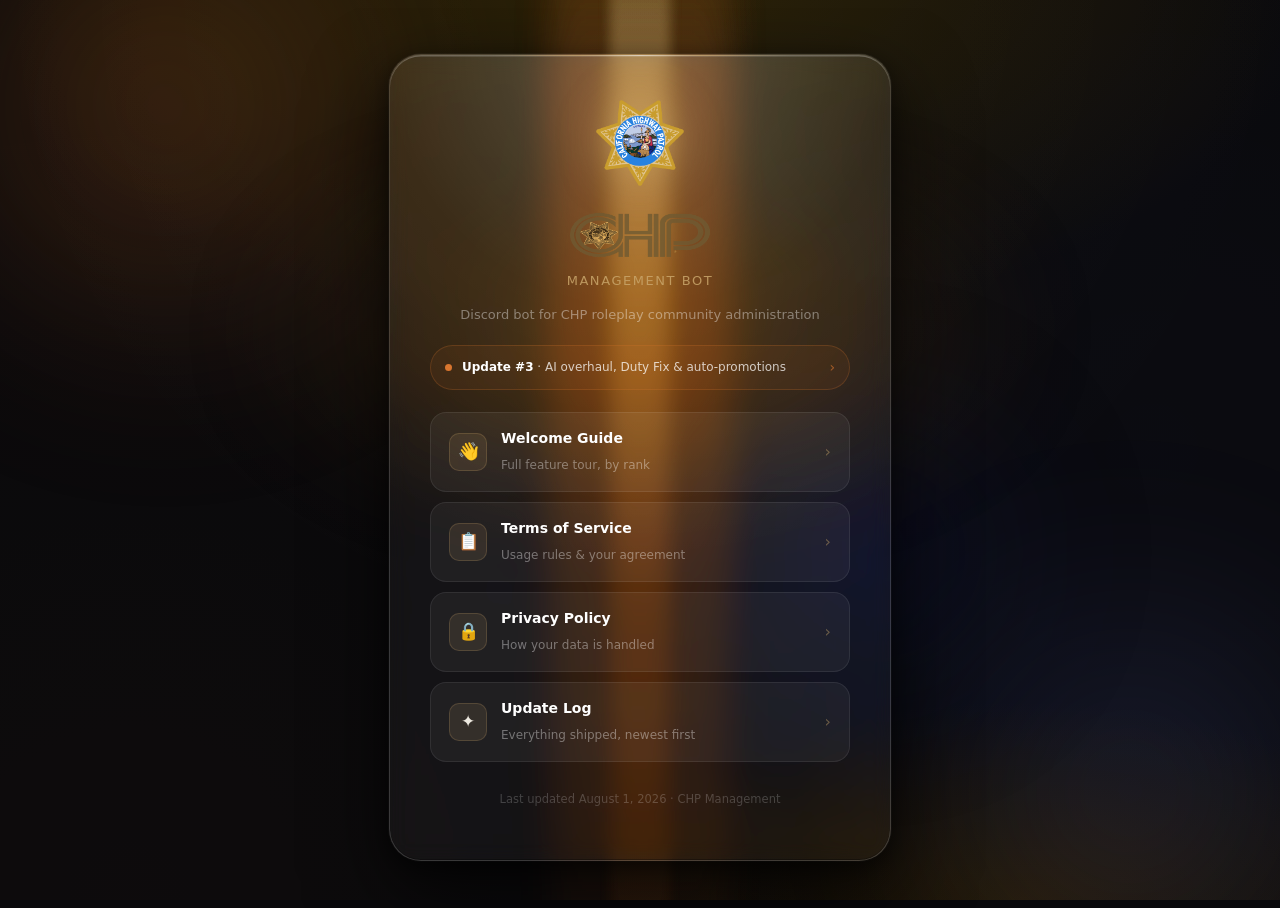
<file: index.html>
<!DOCTYPE html>
<html lang="en">
<head>
<meta charset="UTF-8">
<meta name="viewport" content="width=device-width, initial-scale=1.0">
<title>CHP Management</title>
<link rel="icon" href="assets/images/chp-badge.png">
<link rel="stylesheet" href="assets/chp-theme.css">
<style>
  html, body {
    height: 100%;
    overflow: hidden;
  }

  body {
    display: flex;
    align-items: center;
    justify-content: center;
    background: radial-gradient(ellipse 100% 80% at 50% 0%, #1c1708 0%, #08080b 55%);
  }

  /* ── Centered hub card ── */
  .hub {
    position: relative;
    z-index: 10;
    width: 420px;
    max-width: calc(100vw - 48px);
    padding: 44px 40px 40px;
    border-radius: 32px;
    --mx: 50%;
    --my: 0%;
    background: rgba(255,255,255,0.04);
    border: 1px solid rgba(255,255,255,0.16);
    backdrop-filter: blur(10px) saturate(160%);
    -webkit-backdrop-filter: blur(10px) saturate(160%);
    box-shadow:
      inset 0 1.5px 0 rgba(255,255,255,0.24),
      inset 0 -1px 0 rgba(0,0,0,0.3),
      0 32px 80px rgba(0,0,0,0.70),
      0 6px 20px rgba(0,0,0,0.45),
      0 0 0 1px rgba(255,255,255,0.05);
    animation: hub-appear 0.9s var(--ease-smooth) both;
    transition: border-color 0.3s var(--ease-smooth), box-shadow 0.3s var(--ease-smooth);
    transform-style: preserve-3d;
    will-change: transform;
    text-align: center;
  }

  /* Specular highlight, tracks the pointer */
  .hub::before {
    content: "";
    position: absolute;
    inset: 0;
    border-radius: inherit;
    background:
      radial-gradient(circle at var(--mx) var(--my),
        rgba(255,255,255,0.22) 0%,
        rgba(255,255,255,0.06) 30%,
        transparent 60%);
    pointer-events: none;
    z-index: 0;
    transition: background 0.2s var(--ease-smooth);
  }

  /* Gold top edge */
  .hub::after {
    content: "";
    position: absolute;
    top: 0; left: 20%; right: 20%;
    height: 1px;
    background: linear-gradient(90deg,
      transparent,
      rgba(201,166,107,0.65) 30%,
      rgba(255,255,255,0.45) 50%,
      rgba(201,166,107,0.65) 70%,
      transparent);
    pointer-events: none;
    z-index: 0;
  }

  .hub > * { position: relative; z-index: 1; }

  @keyframes hub-appear {
    from { opacity: 0; transform: translateY(32px) scale(0.94); }
    to   { opacity: 1; transform: translateY(0)    scale(1); }
  }

  /* ── Badge + wordmark ── */
  .hub-badge {
    width: 88px;
    height: 88px;
    object-fit: contain;
    filter: drop-shadow(0 0 20px rgba(201,166,107,0.50));
    transition: filter 0.4s var(--ease-smooth), transform 0.5s var(--ease-spring);
    animation: badge-drop 1.0s var(--ease-spring) 0.15s both;
    cursor: default;
  }
  .hub-badge:hover {
    filter: drop-shadow(0 0 34px rgba(201,166,107,0.80));
    transform: scale(1.07) rotate(-3deg);
  }

  @keyframes badge-drop {
    from { opacity: 0; transform: scale(0.6) translateY(-10px); }
    to   { opacity: 1; transform: scale(1) translateY(0); }
  }

  .hub-wordmark {
    display: block;
    width: 140px;
    margin: 18px auto 6px;
    opacity: 0.80;
    filter: invert(1) brightness(0.75) sepia(1) saturate(2) hue-rotate(0deg);
    animation: fade-up 0.7s var(--ease-smooth) 0.25s both;
  }

  .hub-title {
    font-size: 13px;
    font-weight: 500;
    color: rgba(201,166,107,0.85);
    letter-spacing: 0.12em;
    text-transform: uppercase;
    margin-bottom: 6px;
    animation: fade-up 0.7s var(--ease-smooth) 0.3s both;
  }

  .hub-desc {
    font-size: 13px;
    color: rgba(255,255,255,0.40);
    margin-bottom: 20px;
    animation: fade-up 0.7s var(--ease-smooth) 0.35s both;
  }

  /* ── Latest update banner ── */
  .hub-latest {
    display: flex;
    align-items: center;
    gap: 10px;
    padding: 10px 14px;
    margin-bottom: 22px;
    border-radius: 999px;
    background: rgba(217,118,47,0.08);
    border: 1px solid rgba(217,118,47,0.22);
    text-decoration: none;
    animation: fade-up 0.7s var(--ease-smooth) 0.38s both;
    transition: background 0.25s var(--ease-smooth), border-color 0.25s var(--ease-smooth),
                transform 0.25s var(--ease-spring);
  }
  .hub-latest:hover {
    background: rgba(217,118,47,0.14);
    border-color: rgba(217,118,47,0.40);
    transform: translateY(-1px);
  }
  .hub-latest:active { transform: scale(0.98); }
  .hub-latest-dot {
    width: 7px; height: 7px;
    border-radius: 50%;
    background: var(--chp-gold-bright);
    flex-shrink: 0;
    box-shadow: 0 0 0 0 rgba(217,118,47,0.55);
    animation: hub-latest-pulse 2.4s ease-in-out infinite;
  }
  @keyframes hub-latest-pulse {
    0%   { box-shadow: 0 0 0 0 rgba(217,118,47,0.45); }
    70%  { box-shadow: 0 0 0 7px rgba(217,118,47,0); }
    100% { box-shadow: 0 0 0 0 rgba(217,118,47,0); }
  }
  .hub-latest-text {
    flex: 1;
    text-align: left;
    font-size: 12px;
    color: rgba(255,255,255,0.75);
    overflow: hidden;
    text-overflow: ellipsis;
    white-space: nowrap;
  }
  .hub-latest-text strong { color: #fff; font-weight: 700; }
  .hub-latest-arrow {
    font-size: 14px;
    color: rgba(217,118,47,0.65);
    transition: transform 0.25s var(--ease-spring);
  }
  .hub-latest:hover .hub-latest-arrow { transform: translateX(3px); }

  /* ── Nav links ── */
  .hub-links {
    display: flex;
    flex-direction: column;
    gap: 10px;
    animation: fade-up 0.7s var(--ease-smooth) 0.4s both;
  }

  .hub-link {
    display: flex;
    align-items: center;
    gap: 14px;
    padding: 14px 18px;
    border-radius: 16px;
    background: rgba(255,255,255,0.05);
    border: 1px solid rgba(255,255,255,0.08);
    text-decoration: none;
    color: var(--chp-text);
    transition:
      background 0.25s var(--ease-smooth),
      border-color 0.25s var(--ease-smooth),
      transform 0.35s var(--ease-spring),
      box-shadow 0.25s var(--ease-smooth);
    position: relative;
    overflow: hidden;
    text-align: left;
  }

  .hub-link::before {
    content: "";
    position: absolute;
    inset: 0;
    background: linear-gradient(135deg, rgba(255,255,255,0.08) 0%, transparent 50%);
    opacity: 0;
    transition: opacity 0.3s var(--ease-smooth);
  }

  .hub-link:hover {
    background: rgba(255,255,255,0.09);
    border-color: rgba(201,166,107,0.35);
    transform: translateY(-2px) scale(1.01);
    box-shadow: 0 8px 28px rgba(0,0,0,0.45), inset 0 1px 0 rgba(255,255,255,0.12);
  }
  .hub-link:hover::before { opacity: 1; }
  .hub-link:active { transform: translateY(0) scale(0.98); transition-duration: 0.15s; }

  .hub-link-icon {
    width: 36px; height: 36px;
    border-radius: 10px;
    background: rgba(201,166,107,0.12);
    border: 1px solid rgba(201,166,107,0.22);
    display: flex; align-items: center; justify-content: center;
    flex-shrink: 0;
    font-size: 17px;
    transition: background 0.25s var(--ease-smooth), transform 0.35s var(--ease-spring);
  }
  .hub-link:hover .hub-link-icon {
    background: rgba(201,166,107,0.20);
    transform: scale(1.12) rotate(-5deg);
  }

  .hub-link-text { flex: 1; }
  .hub-link-label {
    font-size: 14px;
    font-weight: 600;
    color: #fff;
    display: block;
    margin-bottom: 2px;
  }
  .hub-link-sub {
    font-size: 12px;
    color: rgba(255,255,255,0.38);
  }

  .hub-link-arrow {
    font-size: 16px;
    color: rgba(201,166,107,0.45);
    transition: transform 0.3s var(--ease-spring), color 0.2s var(--ease-smooth);
  }
  .hub-link:hover .hub-link-arrow {
    transform: translateX(4px);
    color: var(--chp-gold-bright);
  }

  /* ── Footer note ── */
  .hub-foot {
    margin-top: 28px;
    font-size: 11.5px;
    color: rgba(255,255,255,0.20);
    animation: fade-up 0.6s var(--ease-smooth) 0.55s both;
  }

  /* ── Orbs (reuse scene tokens from theme) ── */
  .chp-orb-1 { opacity: 0.55; }
  .chp-orb-2 { opacity: 0.50; }
  .chp-orb-3 { opacity: 0.38; }
</style>
</head>
<body>

<div class="chp-scene" aria-hidden="true">
  <div class="chp-orb chp-orb-1"></div>
  <div class="chp-orb chp-orb-2"></div>
  <div class="chp-orb chp-orb-3"></div>
  <div class="chp-orb chp-orb-4"></div>
  <div class="chp-beam"></div>
  <div class="chp-beam chp-beam-2"></div>
</div>

<main class="hub" id="hub" role="main">
  <img class="hub-badge" src="assets/images/chp-badge.png" width="88" height="88" alt="California Highway Patrol badge" draggable="false">
  <img class="hub-wordmark" src="assets/images/chp-wordmark.png" width="140" height="44" alt="CHP wordmark">
  <p class="hub-title">Management Bot</p>
  <p class="hub-desc">Discord bot for CHP roleplay community administration</p>

  <a class="hub-latest" href="changelog.html">
    <span class="hub-latest-dot" aria-hidden="true"></span>
    <span class="hub-latest-text"><strong>Update #3</strong> &middot; AI overhaul, Duty Fix &amp; auto-promotions</span>
    <span class="hub-latest-arrow">›</span>
  </a>

  <nav class="hub-links" aria-label="Legal documents">
    <a class="hub-link" href="welcome.html">
      <span class="hub-link-icon">👋</span>
      <span class="hub-link-text">
        <span class="hub-link-label">Welcome Guide</span>
        <span class="hub-link-sub">Full feature tour, by rank</span>
      </span>
      <span class="hub-link-arrow">›</span>
    </a>
    <a class="hub-link" href="tos.html">
      <span class="hub-link-icon">📋</span>
      <span class="hub-link-text">
        <span class="hub-link-label">Terms of Service</span>
        <span class="hub-link-sub">Usage rules &amp; your agreement</span>
      </span>
      <span class="hub-link-arrow">›</span>
    </a>
    <a class="hub-link" href="pp.html">
      <span class="hub-link-icon">🔒</span>
      <span class="hub-link-text">
        <span class="hub-link-label">Privacy Policy</span>
        <span class="hub-link-sub">How your data is handled</span>
      </span>
      <span class="hub-link-arrow">›</span>
    </a>
    <a class="hub-link" href="changelog.html">
      <span class="hub-link-icon">✦</span>
      <span class="hub-link-text">
        <span class="hub-link-label">Update Log</span>
        <span class="hub-link-sub">Everything shipped, newest first</span>
      </span>
      <span class="hub-link-arrow">›</span>
    </a>
  </nav>

  <p class="hub-foot">Last updated August 1, 2026 &middot; CHP Management</p>
</main>

<script>
  // Smooth 3-D parallax tilt on the hub card
  const hub  = document.getElementById("hub");
  let raf = null;
  let tx = 0, ty = 0, cx = 0, cy = 0;

  document.addEventListener("mousemove", (e) => {
    const mx = (e.clientX / window.innerWidth  - 0.5) * 2;
    const my = (e.clientY / window.innerHeight - 0.5) * 2;
    tx = mx * 10;
    ty = my * -10;
    if (!raf) raf = requestAnimationFrame(tick);
  });

  document.addEventListener("mouseleave", () => {
    tx = 0; ty = 0;
    if (!raf) raf = requestAnimationFrame(tick);
  });

  function tick() {
    raf = null;
    cx += (tx - cx) * 0.10;
    cy += (ty - cy) * 0.10;
    hub.style.transform = `perspective(900px) rotateY(${cx}deg) rotateX(${cy}deg)`;
    if (Math.abs(tx - cx) > 0.05 || Math.abs(ty - cy) > 0.05) {
      raf = requestAnimationFrame(tick);
    }
  }

  // Pointer-driven specular highlight, mirrors the .chp-glass effect
  let highlightRaf = null;
  hub.addEventListener("pointermove", (e) => {
    if (highlightRaf) return;
    highlightRaf = requestAnimationFrame(() => {
      highlightRaf = null;
      const rect = hub.getBoundingClientRect();
      hub.style.setProperty("--mx", `${((e.clientX - rect.left) / rect.width) * 100}%`);
      hub.style.setProperty("--my", `${((e.clientY - rect.top) / rect.height) * 100}%`);
    });
  });
</script>
</body>
</html>
</file>
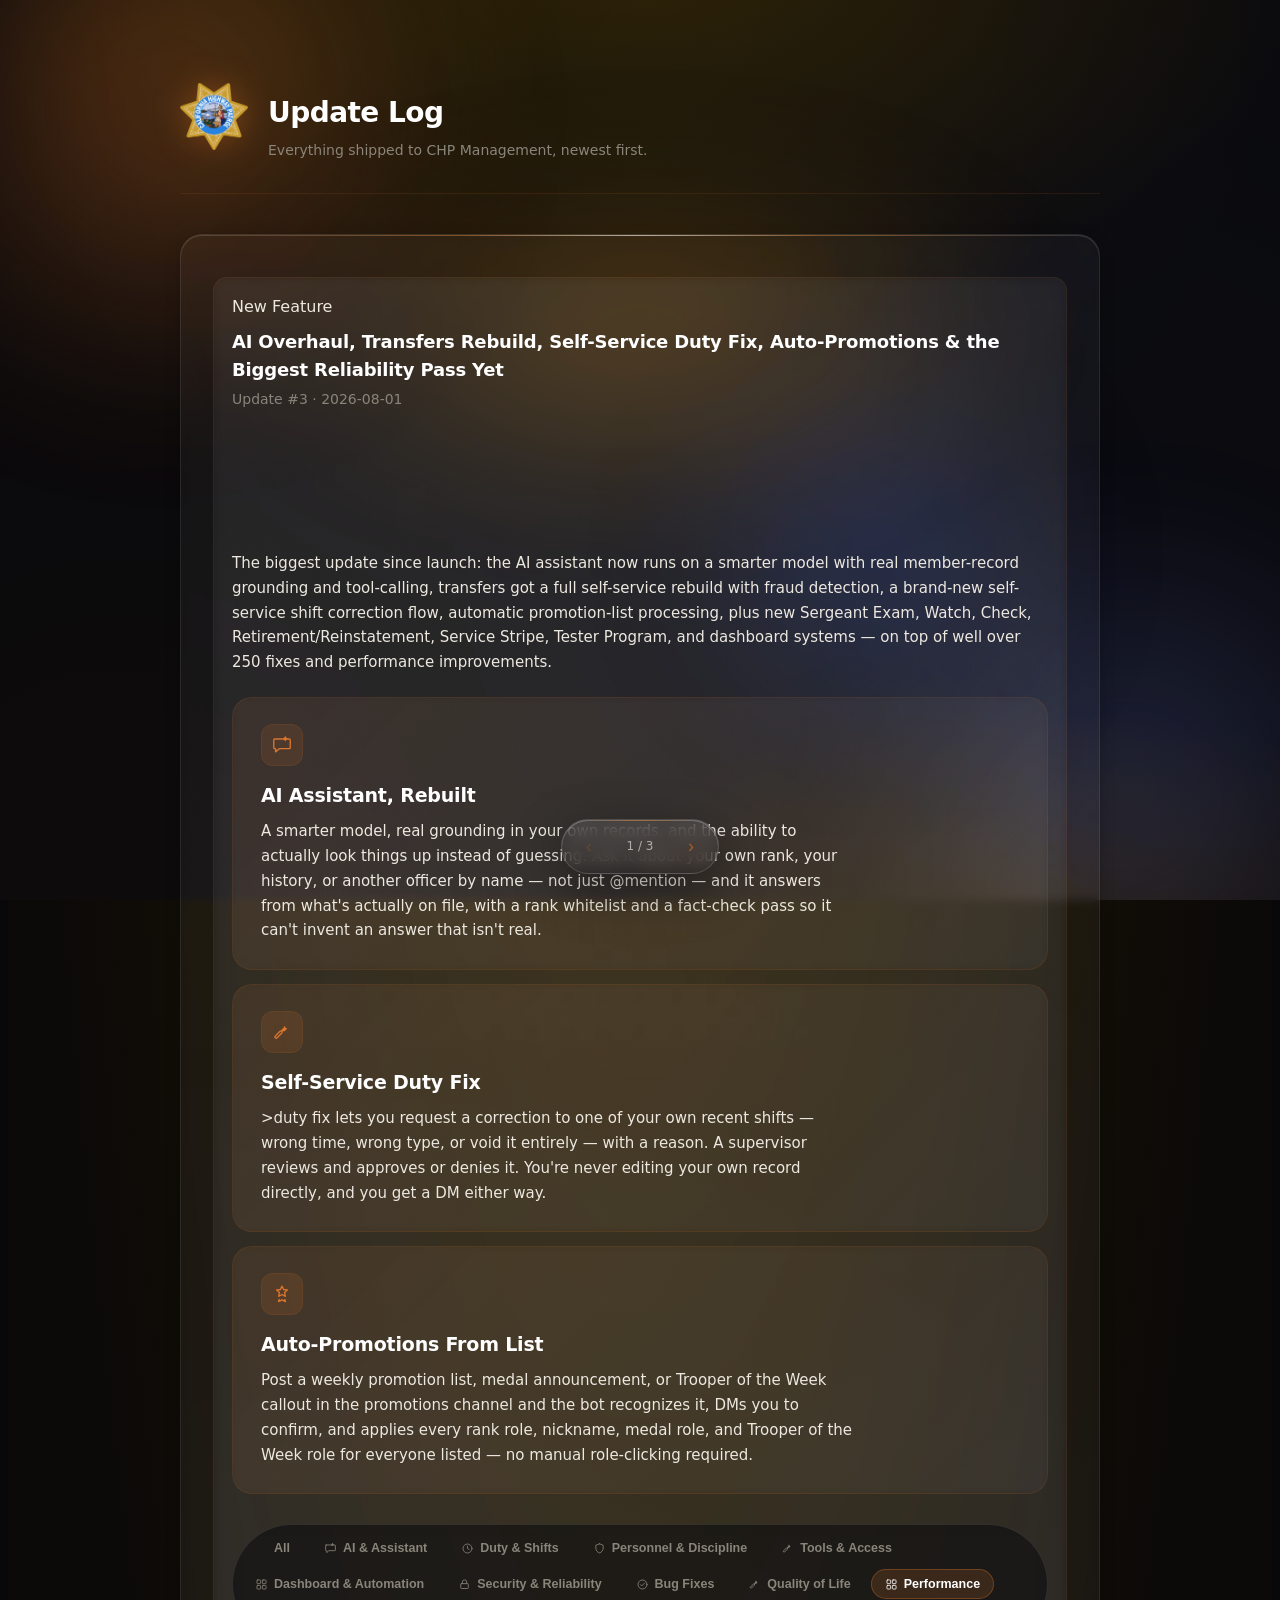
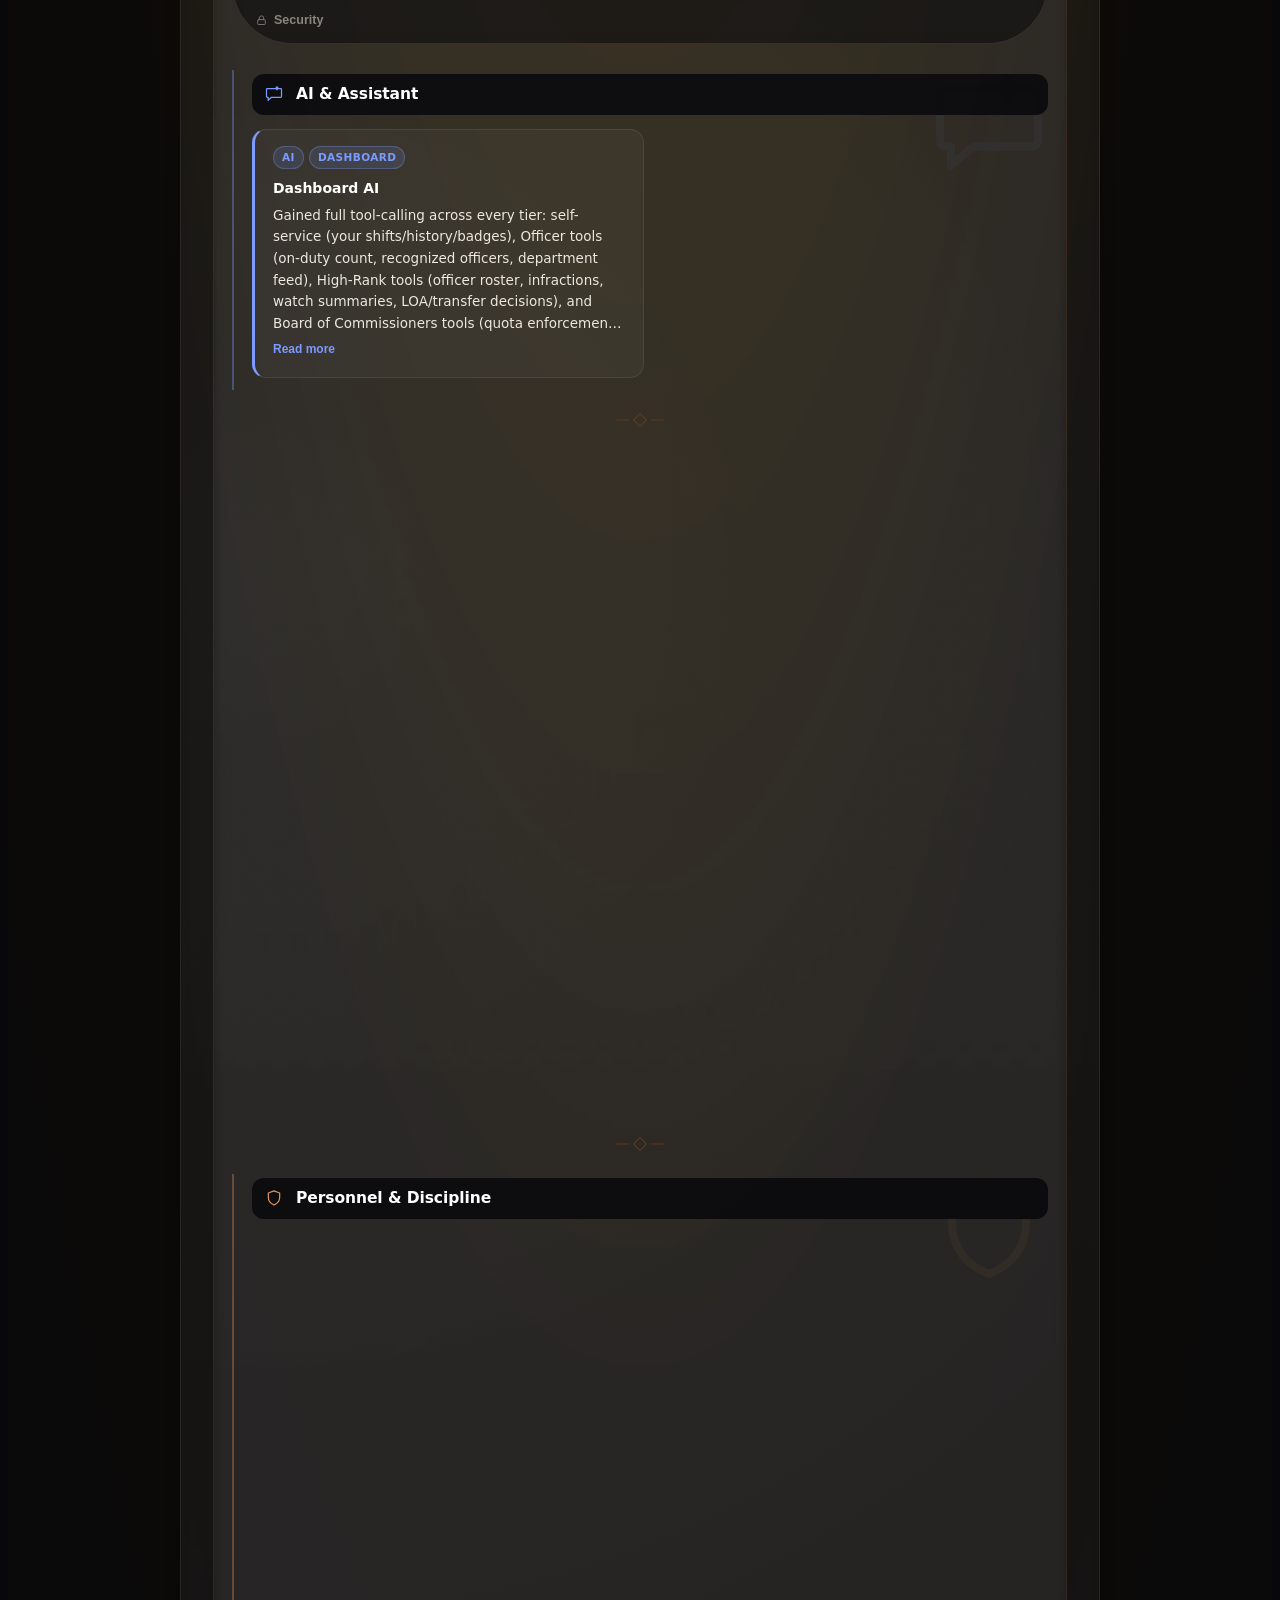
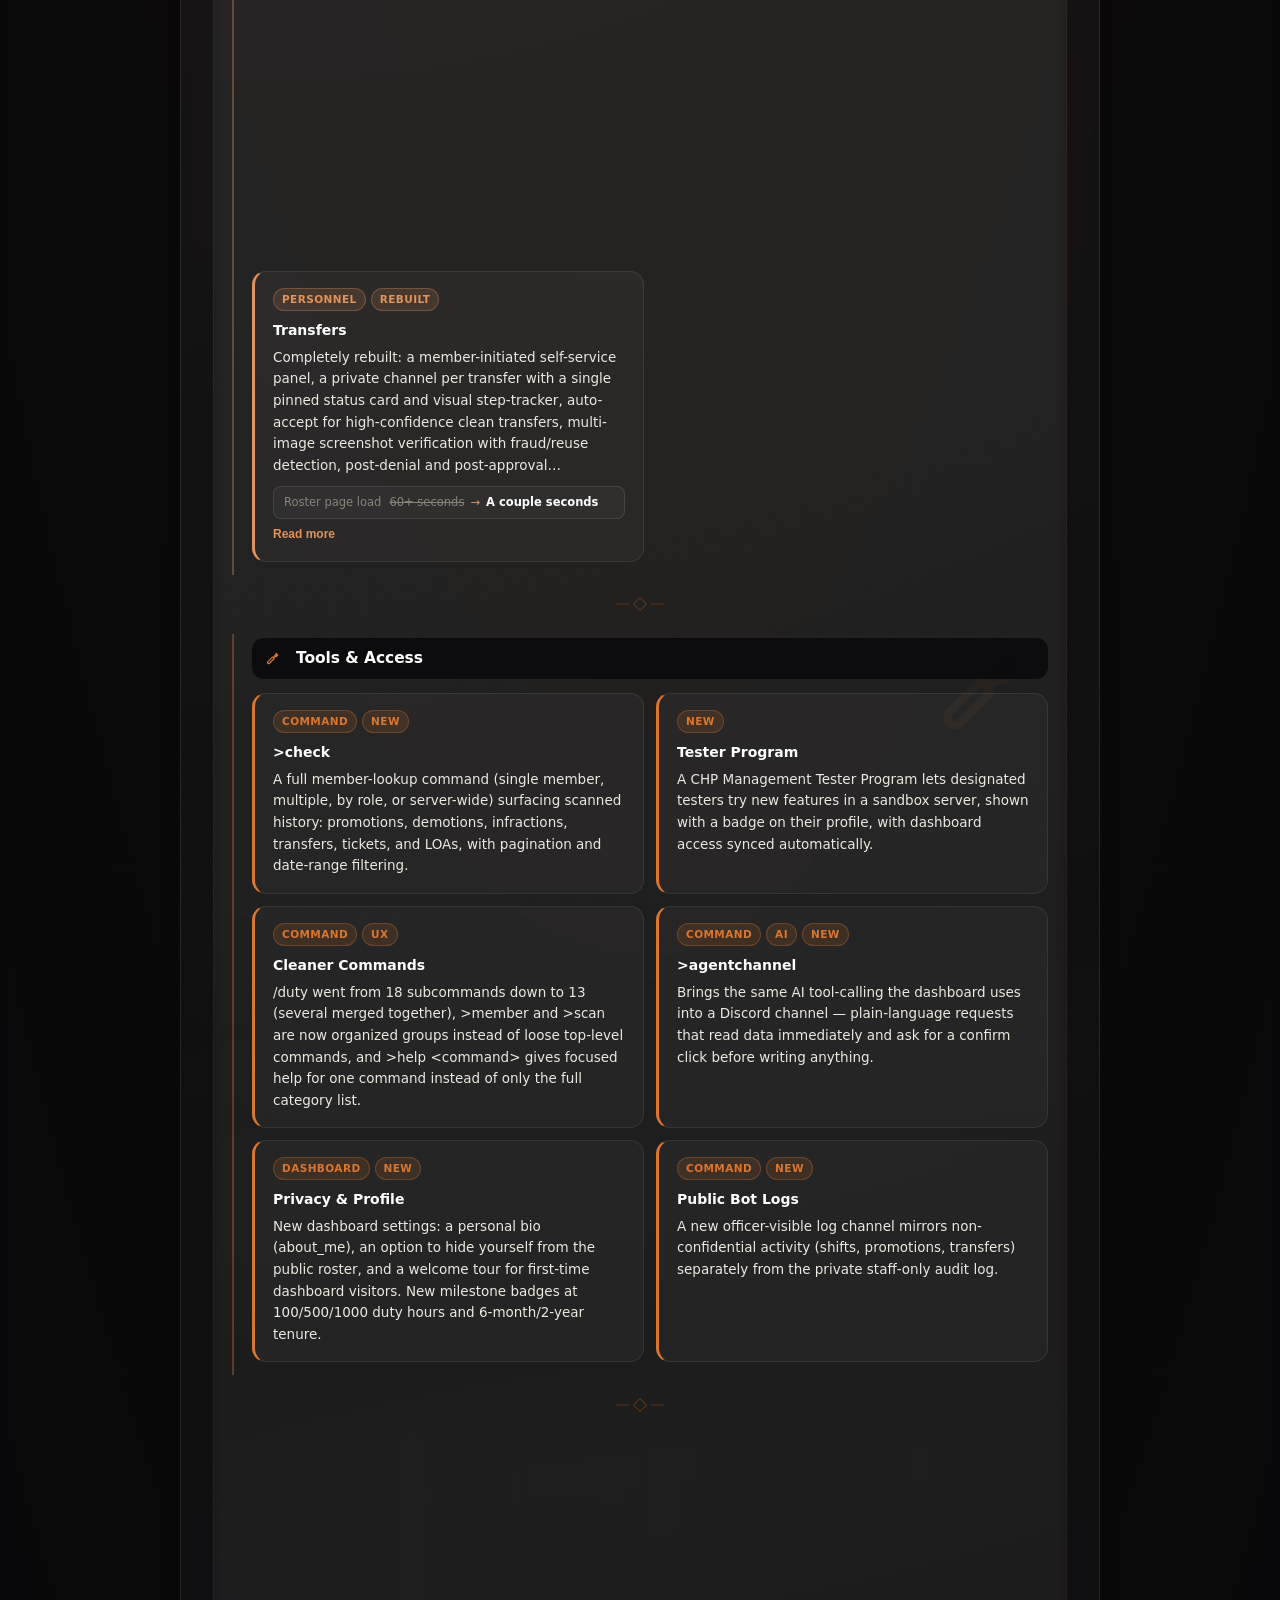
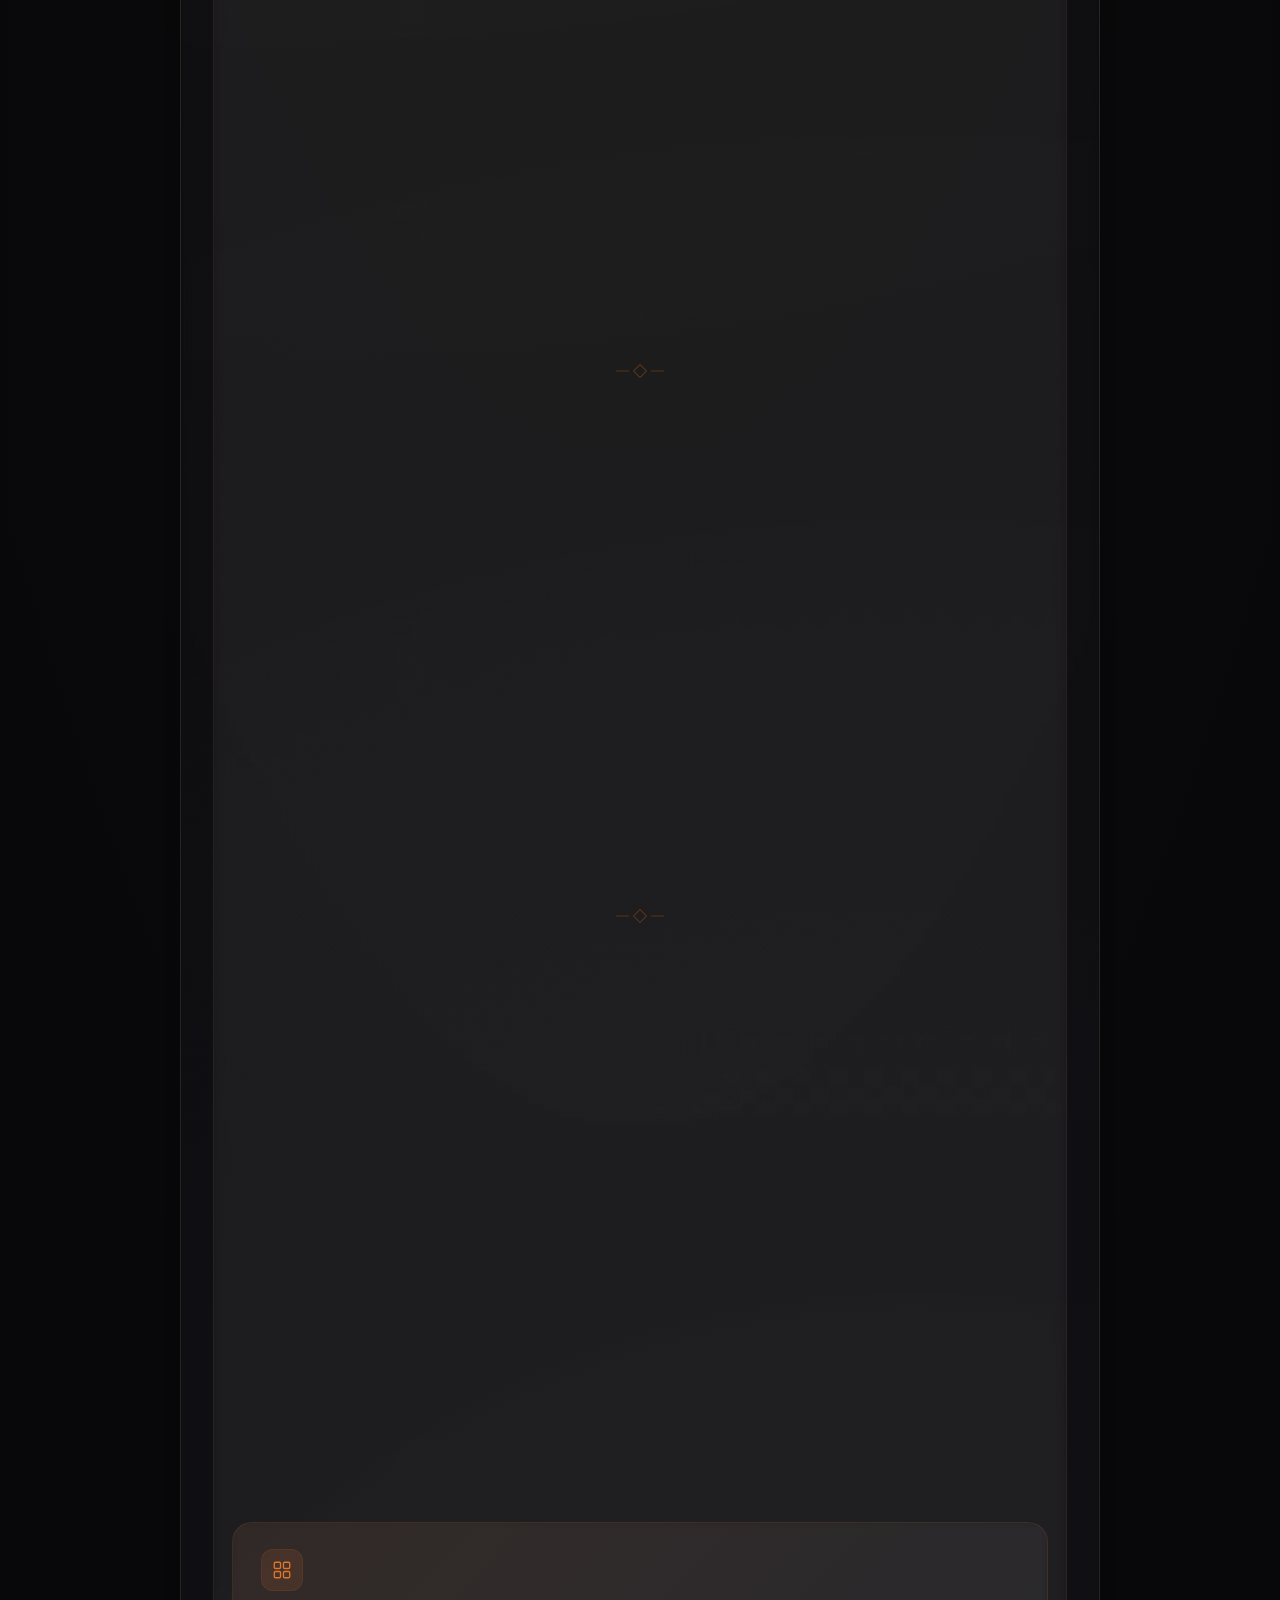
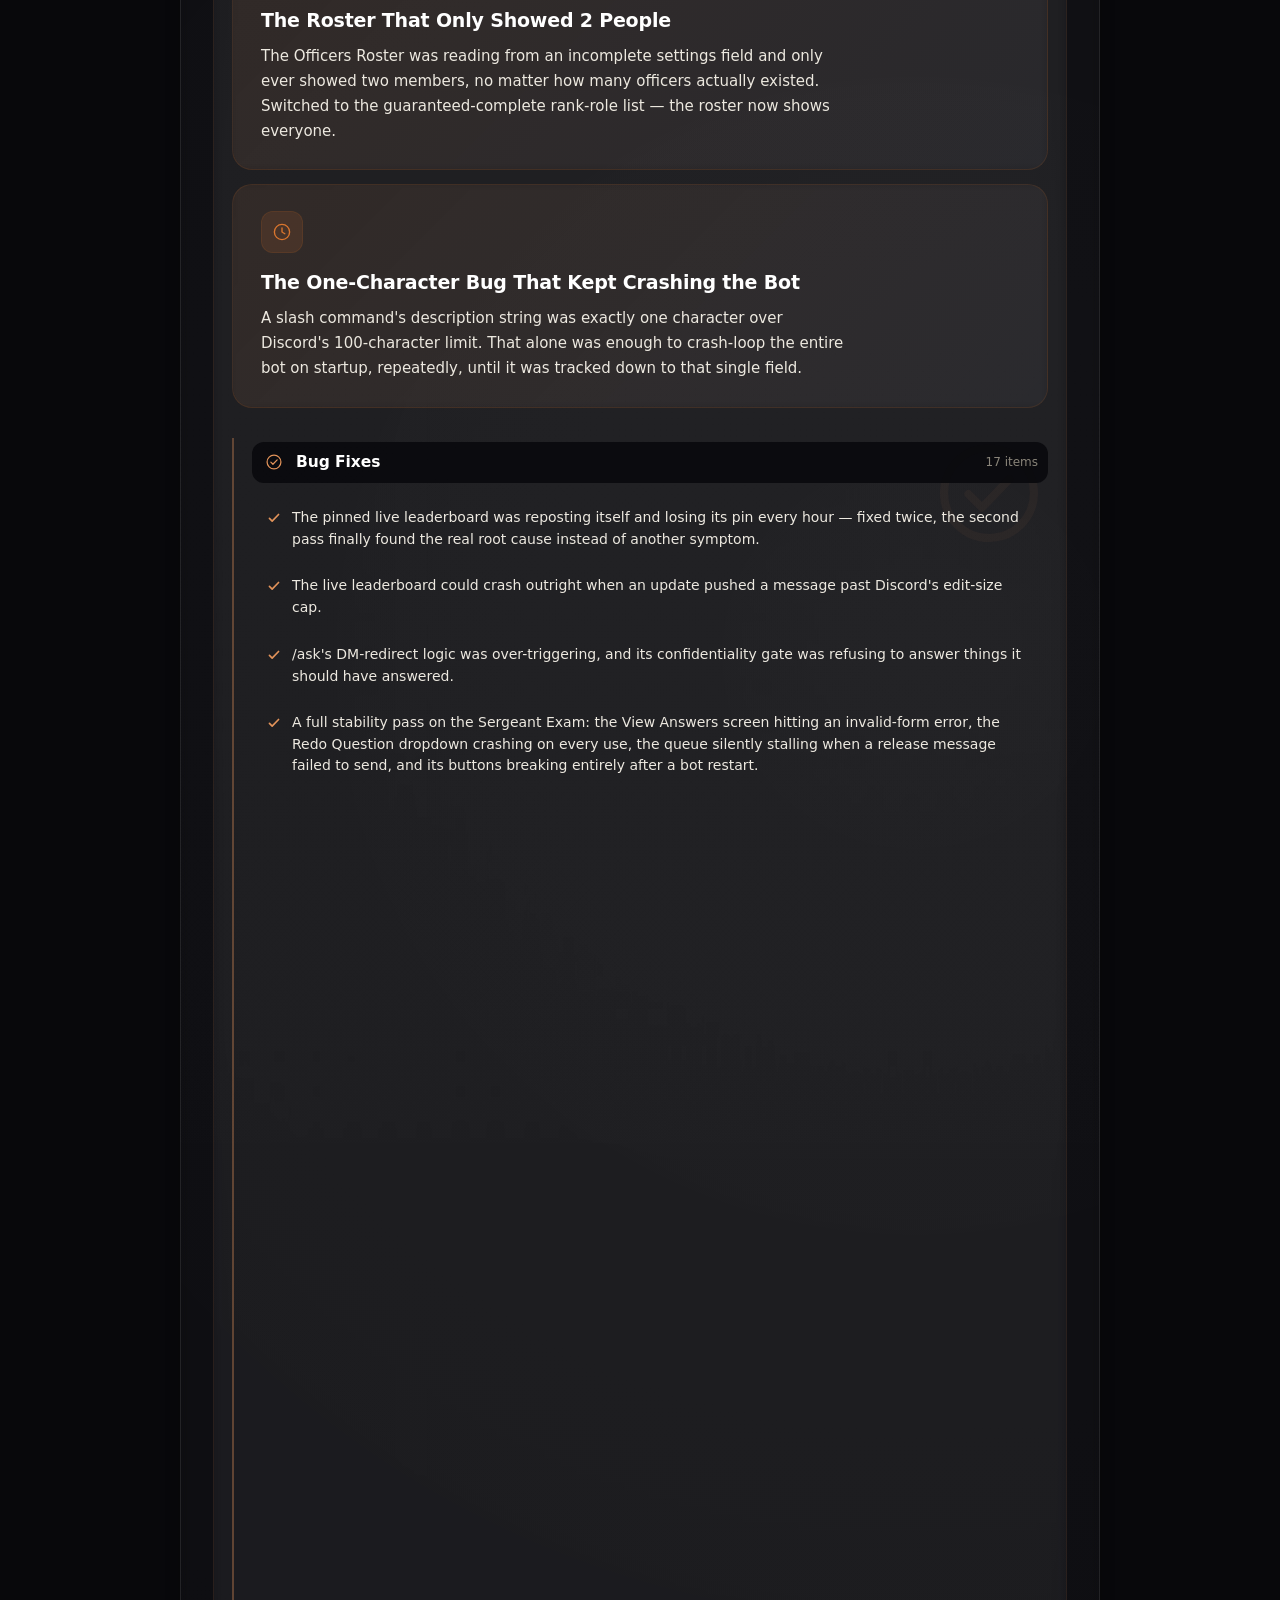
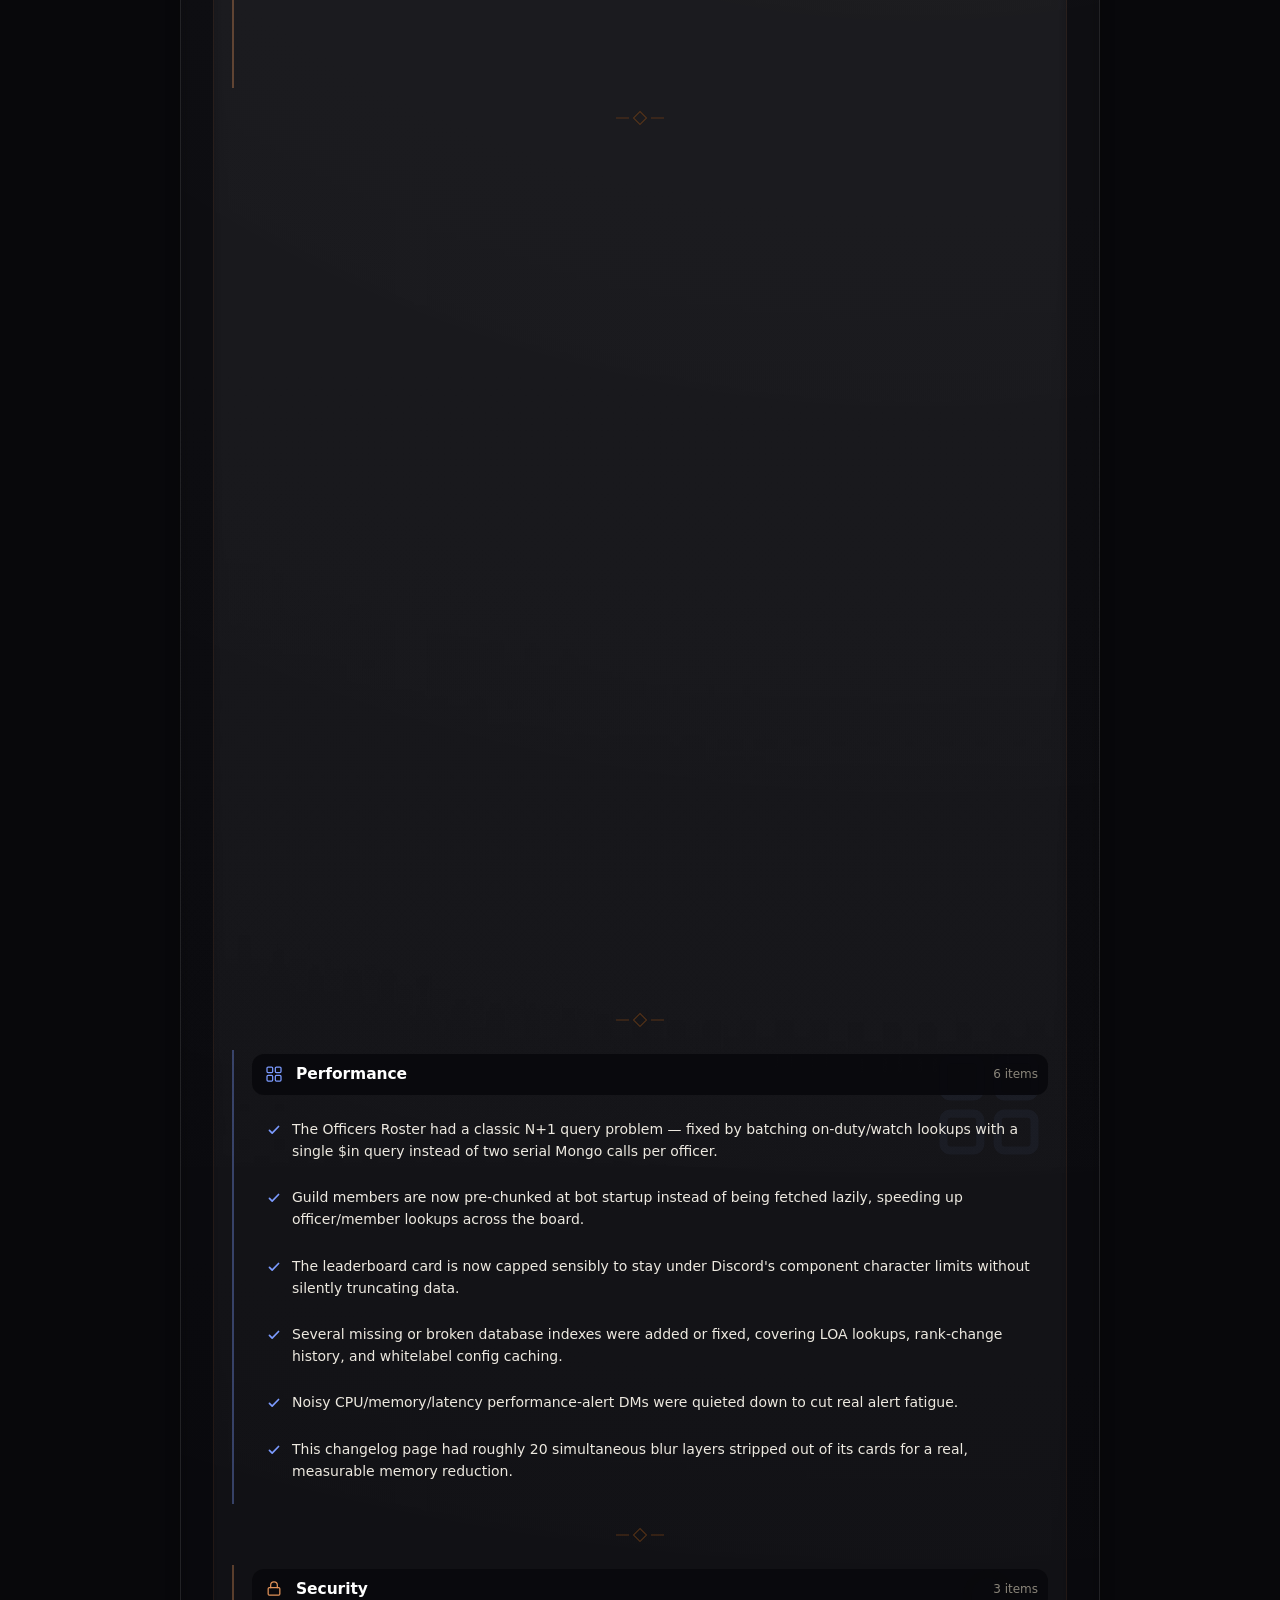
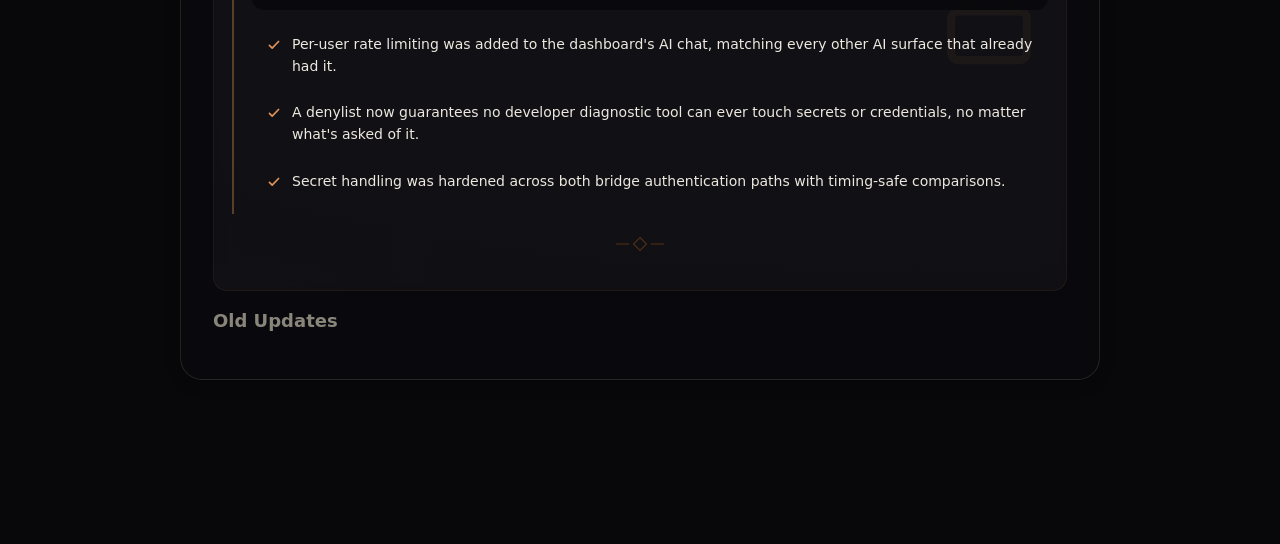
<file: changelog.html>
<!DOCTYPE html>
<html lang="en">
<head>
<meta charset="UTF-8">
<title>Update Log — CHP Management</title>
<meta name="viewport" content="width=device-width, initial-scale=1.0">
<link rel="stylesheet" href="assets/chp-theme.css">
<link rel="icon" href="assets/images/chp-badge.png">
</head>
<body>
<div class="chp-progress-bar" id="chpProgressBar" aria-hidden="true"></div>
<div class="chp-scene" aria-hidden="true">
  <div class="chp-orb chp-orb-1"></div>
  <div class="chp-orb chp-orb-2"></div>
  <div class="chp-orb chp-orb-3"></div>
  <div class="chp-orb chp-orb-4"></div>
</div>
<nav class="chp-timeline-rail" id="chpTimelineRail" aria-hidden="true">
  <button type="button" class="chp-rail-node" data-rail-node="ai-assistant" title="AI &amp; Assistant"></button>
  <button type="button" class="chp-rail-node" data-rail-node="duty-shifts" title="Duty &amp; Shifts"></button>
  <button type="button" class="chp-rail-node" data-rail-node="personnel-discipline" title="Personnel &amp; Discipline"></button>
  <button type="button" class="chp-rail-node" data-rail-node="tools-access" title="Tools &amp; Access"></button>
  <button type="button" class="chp-rail-node" data-rail-node="dashboard-automation" title="Dashboard &amp; Automation"></button>
  <button type="button" class="chp-rail-node" data-rail-node="security-reliability" title="Security &amp; Reliability"></button>
  <button type="button" class="chp-rail-node" data-rail-node="bug-fixes" title="Bug Fixes"></button>
  <button type="button" class="chp-rail-node" data-rail-node="quality-of-life" title="Quality of Life"></button>
  <button type="button" class="chp-rail-node" data-rail-node="performance" title="Performance"></button>
  <button type="button" class="chp-rail-node" data-rail-node="security" title="Security"></button>
</nav>
<div class="chp-header-wrap">
  <div class="chp-header">
    <img class="chp-badge" src="assets/images/chp-badge.png" alt="CHP Badge">
    <div>
      <h1>Update Log</h1>
      <div class="chp-subtitle">Everything shipped to CHP Management, newest first.</div>
    </div>
  </div>
</div>
<div class="chp-wrap" style="padding-top:0;">
    <div class="entry chp-panel">
    <span class="chp-badge-tag feature">New Feature</span>
    <h2 style="border-left:none;padding-left:0;margin:8px 0 4px;">AI Overhaul, Transfers Rebuild, Self-Service Duty Fix, Auto-Promotions &amp; the Biggest Reliability Pass Yet</h2>
    <div class="chp-subtitle" style="margin-bottom:12px;">Update #3 &middot; 2026-08-01</div>
    <div class="chp-stat-strip">
      <div class="chp-stat" data-tooltip="Commits shipped to the bot since Update #2, counted directly from git log"><div class="chp-odometer" data-count-target="290" data-count-suffix=""><span class="chp-odometer-digit"><span class="chp-odometer-inner" data-digit="2" style="--d:0"><span>0</span><span>1</span><span>2</span><span>3</span><span>4</span><span>5</span><span>6</span><span>7</span><span>8</span><span>9</span></span></span><span class="chp-odometer-digit"><span class="chp-odometer-inner" data-digit="9" style="--d:0"><span>0</span><span>1</span><span>2</span><span>3</span><span>4</span><span>5</span><span>6</span><span>7</span><span>8</span><span>9</span></span></span><span class="chp-odometer-digit"><span class="chp-odometer-inner" data-digit="0" style="--d:0"><span>0</span><span>1</span><span>2</span><span>3</span><span>4</span><span>5</span><span>6</span><span>7</span><span>8</span><span>9</span></span></span></div><div class="chp-stat-label">Updates Shipped</div></div>
      <div class="chp-stat" data-tooltip="Distinct features/systems that were newly built or substantially rebuilt this cycle"><div class="chp-odometer" data-count-target="26" data-count-suffix=""><span class="chp-odometer-digit"><span class="chp-odometer-inner" data-digit="2" style="--d:0"><span>0</span><span>1</span><span>2</span><span>3</span><span>4</span><span>5</span><span>6</span><span>7</span><span>8</span><span>9</span></span></span><span class="chp-odometer-digit"><span class="chp-odometer-inner" data-digit="6" style="--d:0"><span>0</span><span>1</span><span>2</span><span>3</span><span>4</span><span>5</span><span>6</span><span>7</span><span>8</span><span>9</span></span></span></div><div class="chp-stat-label">Systems Rebuilt</div></div>
      <div class="chp-stat" data-tooltip="New or reorganized user-facing commands added across Discord and the dashboard"><div class="chp-odometer" data-count-target="33" data-count-suffix="+"><span class="chp-odometer-digit"><span class="chp-odometer-inner" data-digit="3" style="--d:0"><span>0</span><span>1</span><span>2</span><span>3</span><span>4</span><span>5</span><span>6</span><span>7</span><span>8</span><span>9</span></span></span><span class="chp-odometer-digit"><span class="chp-odometer-inner" data-digit="3" style="--d:0"><span>0</span><span>1</span><span>2</span><span>3</span><span>4</span><span>5</span><span>6</span><span>7</span><span>8</span><span>9</span></span></span><span class="chp-odometer-static">+</span></div><div class="chp-stat-label">New Commands</div></div>
      <div class="chp-stat" data-tooltip="Every bug fix, QOL improvement, performance win, and security hardening item below, added up"><div class="chp-odometer" data-count-target="38" data-count-suffix=""><span class="chp-odometer-digit"><span class="chp-odometer-inner" data-digit="3" style="--d:0"><span>0</span><span>1</span><span>2</span><span>3</span><span>4</span><span>5</span><span>6</span><span>7</span><span>8</span><span>9</span></span></span><span class="chp-odometer-digit"><span class="chp-odometer-inner" data-digit="8" style="--d:0"><span>0</span><span>1</span><span>2</span><span>3</span><span>4</span><span>5</span><span>6</span><span>7</span><span>8</span><span>9</span></span></span></div><div class="chp-stat-label">Fixes &amp; Improvements</div></div>
    </div>

    <p class="chp-reveal">The biggest update since launch: the AI assistant now runs on a smarter model with real member-record grounding and tool-calling, transfers got a full self-service rebuild with fraud detection, a brand-new self-service shift correction flow, automatic promotion-list processing, plus new Sergeant Exam, Watch, Check, Retirement/Reinstatement, Service Stripe, Tester Program, and dashboard systems — on top of well over 250 fixes and performance improvements.</p>
    <div class="chp-hero-features">
      <div class="chp-hero-card chp-reveal" data-tilt><div class="chp-hero-icon"><svg viewBox="0 0 24 24" fill="none" stroke="currentColor" stroke-width="1.5" stroke-linecap="round" stroke-linejoin="round"><path d="M4 5.5h16a1 1 0 0 1 1 1V15a1 1 0 0 1-1 1H9l-4 3.5V16H4a1 1 0 0 1-1-1V6.5a1 1 0 0 1 1-1Z"/><path d="M15.6 3.2l.55 1.35 1.35.55-1.35.55-.55 1.35-.55-1.35-1.35-.55 1.35-.55.55-1.35Z"/></svg></div><p class="chp-hero-title">AI Assistant, Rebuilt</p><p class="chp-hero-body">A smarter model, real grounding in your own records, and the ability to actually look things up instead of guessing. Ask it about your own rank, your history, or another officer by name — not just @mention — and it answers from what&#x27;s actually on file, with a rank whitelist and a fact-check pass so it can&#x27;t invent an answer that isn&#x27;t real.</p></div>
      <div class="chp-hero-card chp-reveal" data-tilt><div class="chp-hero-icon"><svg viewBox="0 0 24 24" fill="none" stroke="currentColor" stroke-width="1.5" stroke-linecap="round" stroke-linejoin="round"><path d="M14.6 6.4a3.4 3.4 0 0 1-4.5 4.5L4.7 16.3a1.4 1.4 0 0 0 2 2l5.4-5.4a3.4 3.4 0 0 1 4.5-4.5l-1.9 1.9-1.4-1.4 1.9-1.9Z"/></svg></div><p class="chp-hero-title">Self-Service Duty Fix</p><p class="chp-hero-body">&gt;duty fix lets you request a correction to one of your own recent shifts — wrong time, wrong type, or void it entirely — with a reason. A supervisor reviews and approves or denies it. You&#x27;re never editing your own record directly, and you get a DM either way.</p></div>
      <div class="chp-hero-card chp-reveal" data-tilt><div class="chp-hero-icon"><svg viewBox="0 0 24 24" fill="none" stroke="currentColor" stroke-width="1.5" stroke-linejoin="round"><path d="M12 3.4l1.75 3.7 4.1.5-3 2.85.78 4.05-3.63-1.95-3.63 1.95.78-4.05-3-2.85 4.1-.5L12 3.4Z"/><path d="M9.1 17.4l-.9 2.9 3.8-1.95 3.8 1.95-.9-2.9"/></svg></div><p class="chp-hero-title">Auto-Promotions From List</p><p class="chp-hero-body">Post a weekly promotion list, medal announcement, or Trooper of the Week callout in the promotions channel and the bot recognizes it, DMs you to confirm, and applies every rank role, nickname, medal role, and Trooper of the Week role for everyone listed — no manual role-clicking required.</p></div>
    </div>
    <div class="chp-nav-pills chp-reveal">
      <button type="button" class="chp-pill" data-nav-pill="all"><span class="chp-pill-icon"></span>All</button>
      <button type="button" class="chp-pill" data-nav-pill="ai-assistant"><span class="chp-pill-icon"><svg viewBox="0 0 24 24" fill="none" stroke="currentColor" stroke-width="1.5" stroke-linecap="round" stroke-linejoin="round"><path d="M4 5.5h16a1 1 0 0 1 1 1V15a1 1 0 0 1-1 1H9l-4 3.5V16H4a1 1 0 0 1-1-1V6.5a1 1 0 0 1 1-1Z"/><path d="M15.6 3.2l.55 1.35 1.35.55-1.35.55-.55 1.35-.55-1.35-1.35-.55 1.35-.55.55-1.35Z"/></svg></span>AI &amp; Assistant</button>
      <button type="button" class="chp-pill" data-nav-pill="duty-shifts"><span class="chp-pill-icon"><svg viewBox="0 0 24 24" fill="none" stroke="currentColor" stroke-width="1.5" stroke-linecap="round" stroke-linejoin="round"><circle cx="12" cy="12" r="8.3"/><path d="M12 7.6V12l3.1 1.9"/></svg></span>Duty &amp; Shifts</button>
      <button type="button" class="chp-pill" data-nav-pill="personnel-discipline"><span class="chp-pill-icon"><svg viewBox="0 0 24 24" fill="none" stroke="currentColor" stroke-width="1.5" stroke-linecap="round" stroke-linejoin="round"><path d="M12 3.4 18.8 6v5.1c0 4.5-2.9 7.7-6.8 9.2-3.9-1.5-6.8-4.7-6.8-9.2V6L12 3.4Z"/></svg></span>Personnel &amp; Discipline</button>
      <button type="button" class="chp-pill" data-nav-pill="tools-access"><span class="chp-pill-icon"><svg viewBox="0 0 24 24" fill="none" stroke="currentColor" stroke-width="1.5" stroke-linecap="round" stroke-linejoin="round"><path d="M14.6 6.4a3.4 3.4 0 0 1-4.5 4.5L4.7 16.3a1.4 1.4 0 0 0 2 2l5.4-5.4a3.4 3.4 0 0 1 4.5-4.5l-1.9 1.9-1.4-1.4 1.9-1.9Z"/></svg></span>Tools &amp; Access</button>
      <button type="button" class="chp-pill" data-nav-pill="dashboard-automation"><span class="chp-pill-icon"><svg viewBox="0 0 24 24" fill="none" stroke="currentColor" stroke-width="1.5" stroke-linecap="round" stroke-linejoin="round"><rect x="3.6" y="3.6" width="6.8" height="6.8" rx="1.3"/><rect x="13.6" y="3.6" width="6.8" height="6.8" rx="1.3"/><rect x="3.6" y="13.6" width="6.8" height="6.8" rx="1.3"/><rect x="13.6" y="13.6" width="6.8" height="6.8" rx="1.3"/></svg></span>Dashboard &amp; Automation</button>
      <button type="button" class="chp-pill" data-nav-pill="security-reliability"><span class="chp-pill-icon"><svg viewBox="0 0 24 24" fill="none" stroke="currentColor" stroke-width="1.5" stroke-linecap="round" stroke-linejoin="round"><rect x="5" y="10.4" width="14" height="9" rx="1.4"/><path d="M8 10.4V7.5a4 4 0 0 1 8 0v2.9"/></svg></span>Security &amp; Reliability</button>
      <button type="button" class="chp-pill" data-nav-pill="bug-fixes"><span class="chp-pill-icon"><svg viewBox="0 0 24 24" fill="none" stroke="currentColor" stroke-width="1.5" stroke-linecap="round" stroke-linejoin="round"><circle cx="12" cy="12" r="8.3"/><path d="M8.2 12.2l2.5 2.5 5.1-5.3"/></svg></span>Bug Fixes</button>
      <button type="button" class="chp-pill" data-nav-pill="quality-of-life"><span class="chp-pill-icon"><svg viewBox="0 0 24 24" fill="none" stroke="currentColor" stroke-width="1.5" stroke-linecap="round" stroke-linejoin="round"><path d="M14.6 6.4a3.4 3.4 0 0 1-4.5 4.5L4.7 16.3a1.4 1.4 0 0 0 2 2l5.4-5.4a3.4 3.4 0 0 1 4.5-4.5l-1.9 1.9-1.4-1.4 1.9-1.9Z"/></svg></span>Quality of Life</button>
      <button type="button" class="chp-pill" data-nav-pill="performance"><span class="chp-pill-icon"><svg viewBox="0 0 24 24" fill="none" stroke="currentColor" stroke-width="1.5" stroke-linecap="round" stroke-linejoin="round"><rect x="3.6" y="3.6" width="6.8" height="6.8" rx="1.3"/><rect x="13.6" y="3.6" width="6.8" height="6.8" rx="1.3"/><rect x="3.6" y="13.6" width="6.8" height="6.8" rx="1.3"/><rect x="13.6" y="13.6" width="6.8" height="6.8" rx="1.3"/></svg></span>Performance</button>
      <button type="button" class="chp-pill" data-nav-pill="security"><span class="chp-pill-icon"><svg viewBox="0 0 24 24" fill="none" stroke="currentColor" stroke-width="1.5" stroke-linecap="round" stroke-linejoin="round"><rect x="5" y="10.4" width="14" height="9" rx="1.4"/><path d="M8 10.4V7.5a4 4 0 0 1 8 0v2.9"/></svg></span>Security</button>
    </div>
        <section class="chp-category chp-reveal" id="cat-ai-assistant" data-accent="blue">
      <div class="chp-category-watermark" aria-hidden="true"><svg viewBox="0 0 24 24" fill="none" stroke="currentColor" stroke-width="1.5" stroke-linecap="round" stroke-linejoin="round"><path d="M4 5.5h16a1 1 0 0 1 1 1V15a1 1 0 0 1-1 1H9l-4 3.5V16H4a1 1 0 0 1-1-1V6.5a1 1 0 0 1 1-1Z"/><path d="M15.6 3.2l.55 1.35 1.35.55-1.35.55-.55 1.35-.55-1.35-1.35-.55 1.35-.55.55-1.35Z"/></svg></div>
      <div class="chp-category-header">
        <span class="chp-category-icon"><svg viewBox="0 0 24 24" fill="none" stroke="currentColor" stroke-width="1.5" stroke-linecap="round" stroke-linejoin="round"><path d="M4 5.5h16a1 1 0 0 1 1 1V15a1 1 0 0 1-1 1H9l-4 3.5V16H4a1 1 0 0 1-1-1V6.5a1 1 0 0 1 1-1Z"/><path d="M15.6 3.2l.55 1.35 1.35.55-1.35.55-.55 1.35-.55-1.35-1.35-.55 1.35-.55.55-1.35Z"/></svg></span>
        <h3 class="chp-category-title">AI &amp; Assistant</h3>
        <button type="button" class="chp-anchor-link" data-anchor="#cat-ai-assistant" aria-label="Copy link to AI &amp; Assistant section"><svg viewBox="0 0 24 24" fill="none" stroke="currentColor" stroke-width="1.6" stroke-linecap="round"><path d="M9.5 14.5l5-5"/><path d="M11 8.2l1-1a3 3 0 0 1 4.2 4.2l-1 1"/><path d="M13 15.8l-1 1a3 3 0 0 1-4.2-4.2l1-1"/></svg><span class="chp-anchor-label">Link</span></button>
      </div>
      <div class="chp-item-grid">
        <div class="chp-item-card chp-reveal" data-tilt>
          <div class="chp-item-tags"><span class="chp-tag">AI</span><span class="chp-tag">Dashboard</span></div>
          <p class="chp-item-title">Dashboard AI</p>
          <p class="chp-item-body">Gained full tool-calling across every tier: self-service (your shifts/history/badges), Officer tools (on-duty count, recognized officers, department feed), High-Rank tools (officer roster, infractions, watch summaries, LOA/transfer decisions), and Board of Commissioners tools (quota enforcement, HR review, applications, audit log, announcements) — plus image/vision support, real-time streaming responses, conversation memory, and an undo button for reversible AI-driven actions.</p>
          
          <button type="button" class="chp-expand-btn">Read more</button>
        </div>
      </div>
    </section>
    <div class="chp-divider-motif" aria-hidden="true"><svg viewBox="0 0 48 16" width="48" height="16" fill="none" stroke="currentColor" stroke-width="1.1"><path d="M24 1.5 30.5 8 24 14.5 17.5 8Z"/><line x1="0" y1="8" x2="13" y2="8"/><line x1="35" y1="8" x2="48" y2="8"/></svg></div>

    <section class="chp-category chp-reveal" id="cat-duty-shifts" data-accent="gold">
      <div class="chp-category-watermark" aria-hidden="true"><svg viewBox="0 0 24 24" fill="none" stroke="currentColor" stroke-width="1.5" stroke-linecap="round" stroke-linejoin="round"><circle cx="12" cy="12" r="8.3"/><path d="M12 7.6V12l3.1 1.9"/></svg></div>
      <div class="chp-category-header">
        <span class="chp-category-icon"><svg viewBox="0 0 24 24" fill="none" stroke="currentColor" stroke-width="1.5" stroke-linecap="round" stroke-linejoin="round"><circle cx="12" cy="12" r="8.3"/><path d="M12 7.6V12l3.1 1.9"/></svg></span>
        <h3 class="chp-category-title">Duty &amp; Shifts</h3>
        <button type="button" class="chp-anchor-link" data-anchor="#cat-duty-shifts" aria-label="Copy link to Duty &amp; Shifts section"><svg viewBox="0 0 24 24" fill="none" stroke="currentColor" stroke-width="1.6" stroke-linecap="round"><path d="M9.5 14.5l5-5"/><path d="M11 8.2l1-1a3 3 0 0 1 4.2 4.2l-1 1"/><path d="M13 15.8l-1 1a3 3 0 0 1-4.2-4.2l1-1"/></svg><span class="chp-anchor-label">Link</span></button>
      </div>
      <div class="chp-item-grid">
        <div class="chp-item-card chp-reveal" data-tilt>
          <div class="chp-item-tags"><span class="chp-tag">Duty</span><span class="chp-tag">Fix</span></div>
          <p class="chp-item-title">Live Leaderboard</p>
          <p class="chp-item-body">Fixed the pinned leaderboard reposting itself and losing its pin every hour, fixed a rare session-creation race, and decoupled the bot&#x27;s presence rotation so it no longer silently depends on a live leaderboard existing. The regular leaderboard also got a redesigned period picker (Past Week / This Month / a custom date range) with .txt/.csv exports and a one-click push to Google Sheets for Management+.</p>
          <div class="chp-before-after"><span class="chp-ba-label">Self-repost bug</span><span class="chp-ba-before">Every hour</span><span class="chp-ba-arrow">&rarr;</span><span class="chp-ba-after">Gone for good</span></div>
          <button type="button" class="chp-expand-btn">Read more</button>
        </div>
        <div class="chp-item-card chp-reveal" data-tilt>
          <div class="chp-item-tags"><span class="chp-tag">Duty</span><span class="chp-tag">Automation</span></div>
          <p class="chp-item-title">ERLC Presence</p>
          <p class="chp-item-body">Presence checks now re-sweep periodically instead of only at bot startup (so staff promoted mid-week are actually covered), tolerate transient lookup failures instead of permanently giving up, and can optionally auto-end a shift after several consecutive misses with no real in-game presence. New Long Shift (3h+) and heavy Break-Time alerts post to Internal Affairs. A separate daily check flags if your linked Roblox account changes after the fact.</p>
          
          <button type="button" class="chp-expand-btn">Read more</button>
        </div>
        <div class="chp-item-card chp-reveal" data-tilt>
          <div class="chp-item-tags"><span class="chp-tag">Command</span><span class="chp-tag">New</span></div>
          <p class="chp-item-title">&gt;duty compare</p>
          <p class="chp-item-body">Head-to-head stat card against another officer — hours this period, quota progress, streak, and who&#x27;s on duty right now, with the leader bolded on each row. A menu on the card lets you Refresh it live, Compare Someone Else without retyping the command, or let the other officer hit Rematch and flip it back around. Verified against real production shift data before shipping, with 17 automated tests covering the comparison math.</p>
          
          <button type="button" class="chp-expand-btn">Read more</button>
        </div>
        <div class="chp-item-card chp-reveal" data-tilt>
          <div class="chp-item-tags"><span class="chp-tag">Command</span><span class="chp-tag">New</span></div>
          <p class="chp-item-title">&gt;duty on / &gt;duty off</p>
          <p class="chp-item-body">A faster way to clock in or out when you don&#x27;t need the full panel — one command, same safety checks as the panel underneath it. Ending a shift shows how long you logged; either direction shows how many troopers are on duty right now and how much is left to hit quota this period.</p>
          <div class="chp-before-after"><span class="chp-ba-label">Toggling duty status</span><span class="chp-ba-before">3 clicks in &gt;duty manage</span><span class="chp-ba-arrow">&rarr;</span><span class="chp-ba-after">1 command</span></div>
          <button type="button" class="chp-expand-btn">Read more</button>
        </div>
      </div>
    </section>
    <div class="chp-divider-motif" aria-hidden="true"><svg viewBox="0 0 48 16" width="48" height="16" fill="none" stroke="currentColor" stroke-width="1.1"><path d="M24 1.5 30.5 8 24 14.5 17.5 8Z"/><line x1="0" y1="8" x2="13" y2="8"/><line x1="35" y1="8" x2="48" y2="8"/></svg></div>

    <section class="chp-category chp-reveal" id="cat-personnel-discipline" data-accent="warm">
      <div class="chp-category-watermark" aria-hidden="true"><svg viewBox="0 0 24 24" fill="none" stroke="currentColor" stroke-width="1.5" stroke-linecap="round" stroke-linejoin="round"><path d="M12 3.4 18.8 6v5.1c0 4.5-2.9 7.7-6.8 9.2-3.9-1.5-6.8-4.7-6.8-9.2V6L12 3.4Z"/></svg></div>
      <div class="chp-category-header">
        <span class="chp-category-icon"><svg viewBox="0 0 24 24" fill="none" stroke="currentColor" stroke-width="1.5" stroke-linecap="round" stroke-linejoin="round"><path d="M12 3.4 18.8 6v5.1c0 4.5-2.9 7.7-6.8 9.2-3.9-1.5-6.8-4.7-6.8-9.2V6L12 3.4Z"/></svg></span>
        <h3 class="chp-category-title">Personnel &amp; Discipline</h3>
        <button type="button" class="chp-anchor-link" data-anchor="#cat-personnel-discipline" aria-label="Copy link to Personnel &amp; Discipline section"><svg viewBox="0 0 24 24" fill="none" stroke="currentColor" stroke-width="1.6" stroke-linecap="round"><path d="M9.5 14.5l5-5"/><path d="M11 8.2l1-1a3 3 0 0 1 4.2 4.2l-1 1"/><path d="M13 15.8l-1 1a3 3 0 0 1-4.2-4.2l1-1"/></svg><span class="chp-anchor-label">Link</span></button>
      </div>
      <div class="chp-item-grid">
        <div class="chp-item-card chp-reveal" data-tilt>
          <div class="chp-item-tags"><span class="chp-tag">Personnel</span><span class="chp-tag">New</span></div>
          <p class="chp-item-title">Infractions &amp; Discipline</p>
          <p class="chp-item-body">New !infract/!demote system with full appeal handling, a Disciplinary Score on member profiles, suspension/termination enforcement, and proof collection wired directly into HR documentation threads.</p>
          
          <button type="button" class="chp-expand-btn">Read more</button>
        </div>
        <div class="chp-item-card chp-reveal" data-tilt>
          <div class="chp-item-tags"><span class="chp-tag">Personnel</span><span class="chp-tag">New</span></div>
          <p class="chp-item-title">Sergeant Exam</p>
          <p class="chp-item-body">A full Corporal-to-Sergeant promotion exam: supervisory scenario questions, a staggered review queue, per-answer AI-assisted grading, and cooldowns shown as live Discord timestamps.</p>
          
          <button type="button" class="chp-expand-btn">Read more</button>
        </div>
        <div class="chp-item-card chp-reveal" data-tilt>
          <div class="chp-item-tags"><span class="chp-tag">Personnel</span><span class="chp-tag">New</span></div>
          <p class="chp-item-title">Watch</p>
          <p class="chp-item-body">&gt;watch flags members for closer attention (e.g. suspected shift-farming) with automatic activity summaries and an auto-close task once the concern resolves.</p>
          
          <button type="button" class="chp-expand-btn">Read more</button>
        </div>
        <div class="chp-item-card chp-reveal" data-tilt>
          <div class="chp-item-tags"><span class="chp-tag">Personnel</span><span class="chp-tag">New</span></div>
          <p class="chp-item-title">Retirement &amp; Reinstatement</p>
          <p class="chp-item-body">New end-to-end systems for retiring and reinstating members, including multi-stage reinstatement window warnings and service-stripe protection.</p>
          
          <button type="button" class="chp-expand-btn">Read more</button>
        </div>
        <div class="chp-item-card chp-reveal" data-tilt>
          <div class="chp-item-tags"><span class="chp-tag">Personnel</span><span class="chp-tag">Automation</span></div>
          <p class="chp-item-title">Service Stripes</p>
          <p class="chp-item-body">Tenure is now tracked automatically (from your real ride-along hire date, not just your Discord join date) and stripe roles are assigned for time served across 14 tiers, with a weekly coverage report flagging anyone whose tenure data looks unclear so it can be fixed before it affects them.</p>
          
          <button type="button" class="chp-expand-btn">Read more</button>
        </div>
        <div class="chp-item-card chp-reveal" data-tilt>
          <div class="chp-item-tags"><span class="chp-tag">Personnel</span><span class="chp-tag">Automation</span></div>
          <p class="chp-item-title">HICOM Inactivity Review</p>
          <p class="chp-item-body">Automatically flags command-staff who&#x27;ve gone quiet (30-day window, tuned to exclude LOA/ZTP/Probationary members) with one-click Warn/Terminate/Dismiss actions.</p>
          
          <button type="button" class="chp-expand-btn">Read more</button>
        </div>
        <div class="chp-item-card chp-reveal" data-tilt>
          <div class="chp-item-tags"><span class="chp-tag">Personnel</span><span class="chp-tag">Rebuilt</span></div>
          <p class="chp-item-title">Transfers</p>
          <p class="chp-item-body">Completely rebuilt: a member-initiated self-service panel, a private channel per transfer with a single pinned status card and visual step-tracker, auto-accept for high-confidence clean transfers, multi-image screenshot verification with fraud/reuse detection, post-denial and post-approval cooldowns, stalled-transfer auto-recheck, and a weekly throughput digest to Command.</p>
          <div class="chp-before-after"><span class="chp-ba-label">Roster page load</span><span class="chp-ba-before">60+ seconds</span><span class="chp-ba-arrow">&rarr;</span><span class="chp-ba-after">A couple seconds</span></div>
          <button type="button" class="chp-expand-btn">Read more</button>
        </div>
      </div>
    </section>
    <div class="chp-divider-motif" aria-hidden="true"><svg viewBox="0 0 48 16" width="48" height="16" fill="none" stroke="currentColor" stroke-width="1.1"><path d="M24 1.5 30.5 8 24 14.5 17.5 8Z"/><line x1="0" y1="8" x2="13" y2="8"/><line x1="35" y1="8" x2="48" y2="8"/></svg></div>

    <section class="chp-category chp-reveal" id="cat-tools-access" data-accent="gold">
      <div class="chp-category-watermark" aria-hidden="true"><svg viewBox="0 0 24 24" fill="none" stroke="currentColor" stroke-width="1.5" stroke-linecap="round" stroke-linejoin="round"><path d="M14.6 6.4a3.4 3.4 0 0 1-4.5 4.5L4.7 16.3a1.4 1.4 0 0 0 2 2l5.4-5.4a3.4 3.4 0 0 1 4.5-4.5l-1.9 1.9-1.4-1.4 1.9-1.9Z"/></svg></div>
      <div class="chp-category-header">
        <span class="chp-category-icon"><svg viewBox="0 0 24 24" fill="none" stroke="currentColor" stroke-width="1.5" stroke-linecap="round" stroke-linejoin="round"><path d="M14.6 6.4a3.4 3.4 0 0 1-4.5 4.5L4.7 16.3a1.4 1.4 0 0 0 2 2l5.4-5.4a3.4 3.4 0 0 1 4.5-4.5l-1.9 1.9-1.4-1.4 1.9-1.9Z"/></svg></span>
        <h3 class="chp-category-title">Tools &amp; Access</h3>
        <button type="button" class="chp-anchor-link" data-anchor="#cat-tools-access" aria-label="Copy link to Tools &amp; Access section"><svg viewBox="0 0 24 24" fill="none" stroke="currentColor" stroke-width="1.6" stroke-linecap="round"><path d="M9.5 14.5l5-5"/><path d="M11 8.2l1-1a3 3 0 0 1 4.2 4.2l-1 1"/><path d="M13 15.8l-1 1a3 3 0 0 1-4.2-4.2l1-1"/></svg><span class="chp-anchor-label">Link</span></button>
      </div>
      <div class="chp-item-grid">
        <div class="chp-item-card chp-reveal" data-tilt>
          <div class="chp-item-tags"><span class="chp-tag">Command</span><span class="chp-tag">New</span></div>
          <p class="chp-item-title">&gt;check</p>
          <p class="chp-item-body">A full member-lookup command (single member, multiple, by role, or server-wide) surfacing scanned history: promotions, demotions, infractions, transfers, tickets, and LOAs, with pagination and date-range filtering.</p>
          
          <button type="button" class="chp-expand-btn">Read more</button>
        </div>
        <div class="chp-item-card chp-reveal" data-tilt>
          <div class="chp-item-tags"><span class="chp-tag">New</span></div>
          <p class="chp-item-title">Tester Program</p>
          <p class="chp-item-body">A CHP Management Tester Program lets designated testers try new features in a sandbox server, shown with a badge on their profile, with dashboard access synced automatically.</p>
          
          <button type="button" class="chp-expand-btn">Read more</button>
        </div>
        <div class="chp-item-card chp-reveal" data-tilt>
          <div class="chp-item-tags"><span class="chp-tag">Command</span><span class="chp-tag">UX</span></div>
          <p class="chp-item-title">Cleaner Commands</p>
          <p class="chp-item-body">/duty went from 18 subcommands down to 13 (several merged together), &gt;member and &gt;scan are now organized groups instead of loose top-level commands, and &gt;help &lt;command&gt; gives focused help for one command instead of only the full category list.</p>
          
          <button type="button" class="chp-expand-btn">Read more</button>
        </div>
        <div class="chp-item-card chp-reveal" data-tilt>
          <div class="chp-item-tags"><span class="chp-tag">Command</span><span class="chp-tag">AI</span><span class="chp-tag">New</span></div>
          <p class="chp-item-title">&gt;agentchannel</p>
          <p class="chp-item-body">Brings the same AI tool-calling the dashboard uses into a Discord channel — plain-language requests that read data immediately and ask for a confirm click before writing anything.</p>
          
          <button type="button" class="chp-expand-btn">Read more</button>
        </div>
        <div class="chp-item-card chp-reveal" data-tilt>
          <div class="chp-item-tags"><span class="chp-tag">Dashboard</span><span class="chp-tag">New</span></div>
          <p class="chp-item-title">Privacy &amp; Profile</p>
          <p class="chp-item-body">New dashboard settings: a personal bio (about_me), an option to hide yourself from the public roster, and a welcome tour for first-time dashboard visitors. New milestone badges at 100/500/1000 duty hours and 6-month/2-year tenure.</p>
          
          <button type="button" class="chp-expand-btn">Read more</button>
        </div>
        <div class="chp-item-card chp-reveal" data-tilt>
          <div class="chp-item-tags"><span class="chp-tag">Command</span><span class="chp-tag">New</span></div>
          <p class="chp-item-title">Public Bot Logs</p>
          <p class="chp-item-body">A new officer-visible log channel mirrors non-confidential activity (shifts, promotions, transfers) separately from the private staff-only audit log.</p>
          
          <button type="button" class="chp-expand-btn">Read more</button>
        </div>
      </div>
    </section>
    <div class="chp-divider-motif" aria-hidden="true"><svg viewBox="0 0 48 16" width="48" height="16" fill="none" stroke="currentColor" stroke-width="1.1"><path d="M24 1.5 30.5 8 24 14.5 17.5 8Z"/><line x1="0" y1="8" x2="13" y2="8"/><line x1="35" y1="8" x2="48" y2="8"/></svg></div>

    <section class="chp-category chp-reveal" id="cat-dashboard-automation" data-accent="blue">
      <div class="chp-category-watermark" aria-hidden="true"><svg viewBox="0 0 24 24" fill="none" stroke="currentColor" stroke-width="1.5" stroke-linecap="round" stroke-linejoin="round"><rect x="3.6" y="3.6" width="6.8" height="6.8" rx="1.3"/><rect x="13.6" y="3.6" width="6.8" height="6.8" rx="1.3"/><rect x="3.6" y="13.6" width="6.8" height="6.8" rx="1.3"/><rect x="13.6" y="13.6" width="6.8" height="6.8" rx="1.3"/></svg></div>
      <div class="chp-category-header">
        <span class="chp-category-icon"><svg viewBox="0 0 24 24" fill="none" stroke="currentColor" stroke-width="1.5" stroke-linecap="round" stroke-linejoin="round"><rect x="3.6" y="3.6" width="6.8" height="6.8" rx="1.3"/><rect x="13.6" y="3.6" width="6.8" height="6.8" rx="1.3"/><rect x="3.6" y="13.6" width="6.8" height="6.8" rx="1.3"/><rect x="13.6" y="13.6" width="6.8" height="6.8" rx="1.3"/></svg></span>
        <h3 class="chp-category-title">Dashboard &amp; Automation</h3>
        <button type="button" class="chp-anchor-link" data-anchor="#cat-dashboard-automation" aria-label="Copy link to Dashboard &amp; Automation section"><svg viewBox="0 0 24 24" fill="none" stroke="currentColor" stroke-width="1.6" stroke-linecap="round"><path d="M9.5 14.5l5-5"/><path d="M11 8.2l1-1a3 3 0 0 1 4.2 4.2l-1 1"/><path d="M13 15.8l-1 1a3 3 0 0 1-4.2-4.2l1-1"/></svg><span class="chp-anchor-label">Link</span></button>
      </div>
      <div class="chp-item-grid">
        <div class="chp-item-card chp-reveal" data-tilt>
          <div class="chp-item-tags"><span class="chp-tag">Dashboard</span><span class="chp-tag">New</span></div>
          <p class="chp-item-title">Officer &amp; Watch Tools</p>
          <p class="chp-item-body">A full bot-side API server now backs the web dashboard end to end: an Officers roster, a Watch List panel, and dedicated FTO Tools and IA Tools sections, each gated by your live Discord roles rather than a static permission flag.</p>
          
          <button type="button" class="chp-expand-btn">Read more</button>
        </div>
        <div class="chp-item-card chp-reveal" data-tilt>
          <div class="chp-item-tags"><span class="chp-tag">Dashboard</span><span class="chp-tag">New</span></div>
          <p class="chp-item-title">Board of Commissioners Center</p>
          <p class="chp-item-body">A dedicated control center for scheduled quota/promotion runs, leaderboard resets, and HR oversight, plus dozens of endpoints spanning every permission tier from self-service up to Developer.</p>
          
          <button type="button" class="chp-expand-btn">Read more</button>
        </div>
        <div class="chp-item-card chp-reveal" data-tilt>
          <div class="chp-item-tags"><span class="chp-tag">Automation</span></div>
          <p class="chp-item-title">Automation</p>
          <p class="chp-item-body">Historical channel data (promotions, demotions, infractions, transfers, LOAs, RAs, applications, tickets, callsigns) now scans and self-heals automatically on a schedule instead of needing a manual command, feeding both /ask&#x27;s knowledge base and &gt;check.</p>
          
          <button type="button" class="chp-expand-btn">Read more</button>
        </div>
      </div>
    </section>
    <div class="chp-divider-motif" aria-hidden="true"><svg viewBox="0 0 48 16" width="48" height="16" fill="none" stroke="currentColor" stroke-width="1.1"><path d="M24 1.5 30.5 8 24 14.5 17.5 8Z"/><line x1="0" y1="8" x2="13" y2="8"/><line x1="35" y1="8" x2="48" y2="8"/></svg></div>

    <section class="chp-category chp-reveal" id="cat-security-reliability" data-accent="warm">
      <div class="chp-category-watermark" aria-hidden="true"><svg viewBox="0 0 24 24" fill="none" stroke="currentColor" stroke-width="1.5" stroke-linecap="round" stroke-linejoin="round"><rect x="5" y="10.4" width="14" height="9" rx="1.4"/><path d="M8 10.4V7.5a4 4 0 0 1 8 0v2.9"/></svg></div>
      <div class="chp-category-header">
        <span class="chp-category-icon"><svg viewBox="0 0 24 24" fill="none" stroke="currentColor" stroke-width="1.5" stroke-linecap="round" stroke-linejoin="round"><rect x="5" y="10.4" width="14" height="9" rx="1.4"/><path d="M8 10.4V7.5a4 4 0 0 1 8 0v2.9"/></svg></span>
        <h3 class="chp-category-title">Security &amp; Reliability</h3>
        <button type="button" class="chp-anchor-link" data-anchor="#cat-security-reliability" aria-label="Copy link to Security &amp; Reliability section"><svg viewBox="0 0 24 24" fill="none" stroke="currentColor" stroke-width="1.6" stroke-linecap="round"><path d="M9.5 14.5l5-5"/><path d="M11 8.2l1-1a3 3 0 0 1 4.2 4.2l-1 1"/><path d="M13 15.8l-1 1a3 3 0 0 1-4.2-4.2l1-1"/></svg><span class="chp-anchor-label">Link</span></button>
      </div>
      <div class="chp-item-grid">
        <div class="chp-item-card chp-reveal" data-tilt>
          <div class="chp-item-tags"><span class="chp-tag">Security</span></div>
          <p class="chp-item-title">Security</p>
          <p class="chp-item-body">Added rate limiting to the dashboard AI chat (every other AI surface already had it), a denylist so no developer tool can ever touch secrets/credentials, and timing-safe comparisons on both bridge authentication paths.</p>
          
          <button type="button" class="chp-expand-btn">Read more</button>
        </div>
        <div class="chp-item-card chp-reveal" data-tilt>
          <div class="chp-item-tags"><span class="chp-tag">Performance</span></div>
          <p class="chp-item-title">Performance</p>
          <p class="chp-item-body">N+1 query fixes across officer rosters and leaderboards, plus database index additions on the collections those pages hit hardest — the roster/leaderboard slowdowns reported earlier this cycle.</p>
          
          <button type="button" class="chp-expand-btn">Read more</button>
        </div>
        <div class="chp-item-card chp-reveal" data-tilt>
          <div class="chp-item-tags"><span class="chp-tag">Fix</span></div>
          <p class="chp-item-title">Stability</p>
          <p class="chp-item-body">Well over 250 fixes this cycle: race-condition fixes in shift logging and RA results, decoration/stripe protection hardened against accidental removal, and dozens of crash fixes surfaced by real production use.</p>
          
          <button type="button" class="chp-expand-btn">Read more</button>
        </div>
      </div>
    </section>
    <div class="chp-divider-motif" aria-hidden="true"><svg viewBox="0 0 48 16" width="48" height="16" fill="none" stroke="currentColor" stroke-width="1.1"><path d="M24 1.5 30.5 8 24 14.5 17.5 8Z"/><line x1="0" y1="8" x2="13" y2="8"/><line x1="35" y1="8" x2="48" y2="8"/></svg></div>

        <p class="chp-hero-subheading chp-reveal">A few bugs worth telling you about</p>
    <div class="chp-hero-features">
      <div class="chp-hero-card chp-reveal" data-tilt><div class="chp-hero-icon"><svg viewBox="0 0 24 24" fill="none" stroke="currentColor" stroke-width="1.5" stroke-linecap="round" stroke-linejoin="round"><circle cx="12" cy="12" r="8.3"/><path d="M8.2 12.2l2.5 2.5 5.1-5.3"/></svg></div><p class="chp-hero-title">The Wrongful Infraction</p><p class="chp-hero-body">A subdivision-mirror bug was quietly writing duplicate shifts onto officers&#x27; records. It wasn&#x27;t just a data-quality issue — it was the actual root cause of a wrongful infraction someone received. Found, fixed, and the mirror logic now dedupes properly.</p></div>
      <div class="chp-hero-card chp-reveal" data-tilt><div class="chp-hero-icon"><svg viewBox="0 0 24 24" fill="none" stroke="currentColor" stroke-width="1.5" stroke-linecap="round" stroke-linejoin="round"><rect x="5" y="10.4" width="14" height="9" rx="1.4"/><path d="M8 10.4V7.5a4 4 0 0 1 8 0v2.9"/></svg></div><p class="chp-hero-title">Shifts Were Being Written to the Wrong Guild</p><p class="chp-hero-body">A stale environment-variable override, left over on the VPS from a previous debugging session, was silently pointing every dashboard-created shift at the wrong guild entirely — overriding the real CHP guild ID fallback with no warning anywhere. Removed.</p></div>
      <div class="chp-hero-card chp-reveal" data-tilt><div class="chp-hero-icon"><svg viewBox="0 0 24 24" fill="none" stroke="currentColor" stroke-width="1.5" stroke-linecap="round" stroke-linejoin="round"><rect x="3.6" y="3.6" width="6.8" height="6.8" rx="1.3"/><rect x="13.6" y="3.6" width="6.8" height="6.8" rx="1.3"/><rect x="3.6" y="13.6" width="6.8" height="6.8" rx="1.3"/><rect x="13.6" y="13.6" width="6.8" height="6.8" rx="1.3"/></svg></div><p class="chp-hero-title">The Roster That Only Showed 2 People</p><p class="chp-hero-body">The Officers Roster was reading from an incomplete settings field and only ever showed two members, no matter how many officers actually existed. Switched to the guaranteed-complete rank-role list — the roster now shows everyone.</p></div>
      <div class="chp-hero-card chp-reveal" data-tilt><div class="chp-hero-icon"><svg viewBox="0 0 24 24" fill="none" stroke="currentColor" stroke-width="1.5" stroke-linecap="round" stroke-linejoin="round"><circle cx="12" cy="12" r="8.3"/><path d="M12 7.6V12l3.1 1.9"/></svg></div><p class="chp-hero-title">The One-Character Bug That Kept Crashing the Bot</p><p class="chp-hero-body">A slash command&#x27;s description string was exactly one character over Discord&#x27;s 100-character limit. That alone was enough to crash-loop the entire bot on startup, repeatedly, until it was tracked down to that single field.</p></div>
    </div>
        <section class="chp-fix-section chp-reveal" id="cat-bug-fixes" data-accent="warm">
      <div class="chp-category-watermark" aria-hidden="true"><svg viewBox="0 0 24 24" fill="none" stroke="currentColor" stroke-width="1.5" stroke-linecap="round" stroke-linejoin="round"><circle cx="12" cy="12" r="8.3"/><path d="M8.2 12.2l2.5 2.5 5.1-5.3"/></svg></div>
      <div class="chp-category-header">
        <span class="chp-category-icon"><svg viewBox="0 0 24 24" fill="none" stroke="currentColor" stroke-width="1.5" stroke-linecap="round" stroke-linejoin="round"><circle cx="12" cy="12" r="8.3"/><path d="M8.2 12.2l2.5 2.5 5.1-5.3"/></svg></span>
        <h3 class="chp-category-title">Bug Fixes</h3>
        <span class="chp-fix-count">17 items</span>
      </div>
      <ul class="chp-fix-list">
        <li class="chp-fix-row chp-reveal"><svg class="chp-checkmark" viewBox="0 0 20 20" fill="none" aria-hidden="true"><path class="chp-checkmark-path" d="M4.3 10.4l3.4 3.4L15.7 5.6" stroke="currentColor" stroke-width="2.1" stroke-linecap="round" stroke-linejoin="round"/></svg><span>The pinned live leaderboard was reposting itself and losing its pin every hour — fixed twice, the second pass finally found the real root cause instead of another symptom.</span></li>
        <li class="chp-fix-row chp-reveal"><svg class="chp-checkmark" viewBox="0 0 20 20" fill="none" aria-hidden="true"><path class="chp-checkmark-path" d="M4.3 10.4l3.4 3.4L15.7 5.6" stroke="currentColor" stroke-width="2.1" stroke-linecap="round" stroke-linejoin="round"/></svg><span>The live leaderboard could crash outright when an update pushed a message past Discord&#x27;s edit-size cap.</span></li>
        <li class="chp-fix-row chp-reveal"><svg class="chp-checkmark" viewBox="0 0 20 20" fill="none" aria-hidden="true"><path class="chp-checkmark-path" d="M4.3 10.4l3.4 3.4L15.7 5.6" stroke="currentColor" stroke-width="2.1" stroke-linecap="round" stroke-linejoin="round"/></svg><span>/ask&#x27;s DM-redirect logic was over-triggering, and its confidentiality gate was refusing to answer things it should have answered.</span></li>
        <li class="chp-fix-row chp-reveal"><svg class="chp-checkmark" viewBox="0 0 20 20" fill="none" aria-hidden="true"><path class="chp-checkmark-path" d="M4.3 10.4l3.4 3.4L15.7 5.6" stroke="currentColor" stroke-width="2.1" stroke-linecap="round" stroke-linejoin="round"/></svg><span>A full stability pass on the Sergeant Exam: the View Answers screen hitting an invalid-form error, the Redo Question dropdown crashing on every use, the queue silently stalling when a release message failed to send, and its buttons breaking entirely after a bot restart.</span></li>
        <li class="chp-fix-row chp-reveal"><svg class="chp-checkmark" viewBox="0 0 20 20" fill="none" aria-hidden="true"><path class="chp-checkmark-path" d="M4.3 10.4l3.4 3.4L15.7 5.6" stroke="currentColor" stroke-width="2.1" stroke-linecap="round" stroke-linejoin="round"/></svg><span>The HR promotion review digest was pinging management every 12 hours instead of the intended once a month.</span></li>
        <li class="chp-fix-row chp-reveal"><svg class="chp-checkmark" viewBox="0 0 20 20" fill="none" aria-hidden="true"><path class="chp-checkmark-path" d="M4.3 10.4l3.4 3.4L15.7 5.6" stroke="currentColor" stroke-width="2.1" stroke-linecap="round" stroke-linejoin="round"/></svg><span>Every dashboard/bot endpoint threw a guild-unavailable error for a moment right after every bot restart.</span></li>
        <li class="chp-fix-row chp-reveal"><svg class="chp-checkmark" viewBox="0 0 20 20" fill="none" aria-hidden="true"><path class="chp-checkmark-path" d="M4.3 10.4l3.4 3.4L15.7 5.6" stroke="currentColor" stroke-width="2.1" stroke-linecap="round" stroke-linejoin="round"/></svg><span>This very changelog page: it defaulted to a nearly-blank first screen, had a white haze wash across most of the page, had a specular highlight that visibly chased your cursor around the screen, and had a stray character typo&#x27;d into the AI card&#x27;s body text.</span></li>
        <li class="chp-fix-row chp-reveal"><svg class="chp-checkmark" viewBox="0 0 20 20" fill="none" aria-hidden="true"><path class="chp-checkmark-path" d="M4.3 10.4l3.4 3.4L15.7 5.6" stroke="currentColor" stroke-width="2.1" stroke-linecap="round" stroke-linejoin="round"/></svg><span>RA (Ride-Along) results could get double-recorded from a race condition — plus a new /ra void command to clean up any duplicates it already caused.</span></li>
        <li class="chp-fix-row chp-reveal"><svg class="chp-checkmark" viewBox="0 0 20 20" fill="none" aria-hidden="true"><path class="chp-checkmark-path" d="M4.3 10.4l3.4 3.4L15.7 5.6" stroke="currentColor" stroke-width="2.1" stroke-linecap="round" stroke-linejoin="round"/></svg><span>The HR oversight panel queried each officer&#x27;s data one at a time and took roughly 10 seconds to load — now runs in parallel.</span></li>
        <li class="chp-fix-row chp-reveal"><svg class="chp-checkmark" viewBox="0 0 20 20" fill="none" aria-hidden="true"><path class="chp-checkmark-path" d="M4.3 10.4l3.4 3.4L15.7 5.6" stroke="currentColor" stroke-width="2.1" stroke-linecap="round" stroke-linejoin="round"/></svg><span>The Recognized Officers page took 60+ seconds to load because it fetched each avatar serially — now batched.</span></li>
        <li class="chp-fix-row chp-reveal"><svg class="chp-checkmark" viewBox="0 0 20 20" fill="none" aria-hidden="true"><path class="chp-checkmark-path" d="M4.3 10.4l3.4 3.4L15.7 5.6" stroke="currentColor" stroke-width="2.1" stroke-linecap="round" stroke-linejoin="round"/></svg><span>&gt;duty active crashed on an unrecognized shift-type emoji, and &gt;duty ping had a Components V2 content conflict.</span></li>
        <li class="chp-fix-row chp-reveal"><svg class="chp-checkmark" viewBox="0 0 20 20" fill="none" aria-hidden="true"><path class="chp-checkmark-path" d="M4.3 10.4l3.4 3.4L15.7 5.6" stroke="currentColor" stroke-width="2.1" stroke-linecap="round" stroke-linejoin="round"/></svg><span>HICOM Inactivity Review was silently producing zero output on startup — the actual cause was a before_loop hook, not the race condition everyone initially suspected.</span></li>
        <li class="chp-fix-row chp-reveal"><svg class="chp-checkmark" viewBox="0 0 20 20" fill="none" aria-hidden="true"><path class="chp-checkmark-path" d="M4.3 10.4l3.4 3.4L15.7 5.6" stroke="currentColor" stroke-width="2.1" stroke-linecap="round" stroke-linejoin="round"/></svg><span>The AI chat&#x27;s streaming responses had a bug causing duplicate &quot;done&quot; events, plus no retry when Bedrock throttled a request.</span></li>
        <li class="chp-fix-row chp-reveal"><svg class="chp-checkmark" viewBox="0 0 20 20" fill="none" aria-hidden="true"><path class="chp-checkmark-path" d="M4.3 10.4l3.4 3.4L15.7 5.6" stroke="currentColor" stroke-width="2.1" stroke-linecap="round" stroke-linejoin="round"/></svg><span>Quota checks were comparing everyone against a hardcoded ~1-hour threshold instead of each member&#x27;s real configured quota.</span></li>
        <li class="chp-fix-row chp-reveal"><svg class="chp-checkmark" viewBox="0 0 20 20" fill="none" aria-hidden="true"><path class="chp-checkmark-path" d="M4.3 10.4l3.4 3.4L15.7 5.6" stroke="currentColor" stroke-width="2.1" stroke-linecap="round" stroke-linejoin="round"/></svg><span>Leaderboard exports were hitting Discord&#x27;s rate limit because they fetched live member data instead of using the cache.</span></li>
        <li class="chp-fix-row chp-reveal"><svg class="chp-checkmark" viewBox="0 0 20 20" fill="none" aria-hidden="true"><path class="chp-checkmark-path" d="M4.3 10.4l3.4 3.4L15.7 5.6" stroke="currentColor" stroke-width="2.1" stroke-linecap="round" stroke-linejoin="round"/></svg><span>Presence detection identified staff by parsing &quot;HP-&quot; out of their nickname instead of checking real role membership — quietly missed anyone who&#x27;d renamed.</span></li>
        <li class="chp-fix-row chp-reveal"><svg class="chp-checkmark" viewBox="0 0 20 20" fill="none" aria-hidden="true"><path class="chp-checkmark-path" d="M4.3 10.4l3.4 3.4L15.7 5.6" stroke="currentColor" stroke-width="2.1" stroke-linecap="round" stroke-linejoin="round"/></svg><span>AI vision (screenshot analysis) was timing out before it could actually finish processing an image — the timeout was raised so it reliably works now.</span></li>
      </ul>
    </section>
    <div class="chp-divider-motif" aria-hidden="true"><svg viewBox="0 0 48 16" width="48" height="16" fill="none" stroke="currentColor" stroke-width="1.1"><path d="M24 1.5 30.5 8 24 14.5 17.5 8Z"/><line x1="0" y1="8" x2="13" y2="8"/><line x1="35" y1="8" x2="48" y2="8"/></svg></div>

    <section class="chp-fix-section chp-reveal" id="cat-quality-of-life" data-accent="gold">
      <div class="chp-category-watermark" aria-hidden="true"><svg viewBox="0 0 24 24" fill="none" stroke="currentColor" stroke-width="1.5" stroke-linecap="round" stroke-linejoin="round"><path d="M14.6 6.4a3.4 3.4 0 0 1-4.5 4.5L4.7 16.3a1.4 1.4 0 0 0 2 2l5.4-5.4a3.4 3.4 0 0 1 4.5-4.5l-1.9 1.9-1.4-1.4 1.9-1.9Z"/></svg></div>
      <div class="chp-category-header">
        <span class="chp-category-icon"><svg viewBox="0 0 24 24" fill="none" stroke="currentColor" stroke-width="1.5" stroke-linecap="round" stroke-linejoin="round"><path d="M14.6 6.4a3.4 3.4 0 0 1-4.5 4.5L4.7 16.3a1.4 1.4 0 0 0 2 2l5.4-5.4a3.4 3.4 0 0 1 4.5-4.5l-1.9 1.9-1.4-1.4 1.9-1.9Z"/></svg></span>
        <h3 class="chp-category-title">Quality of Life</h3>
        <span class="chp-fix-count">12 items</span>
      </div>
      <ul class="chp-fix-list">
        <li class="chp-fix-row chp-reveal"><svg class="chp-checkmark" viewBox="0 0 20 20" fill="none" aria-hidden="true"><path class="chp-checkmark-path" d="M4.3 10.4l3.4 3.4L15.7 5.6" stroke="currentColor" stroke-width="2.1" stroke-linecap="round" stroke-linejoin="round"/></svg><span>Every plain Unicode emoji across the entire bot was replaced with the server&#x27;s own custom branded emojis.</span></li>
        <li class="chp-fix-row chp-reveal"><svg class="chp-checkmark" viewBox="0 0 20 20" fill="none" aria-hidden="true"><path class="chp-checkmark-path" d="M4.3 10.4l3.4 3.4L15.7 5.6" stroke="currentColor" stroke-width="2.1" stroke-linecap="round" stroke-linejoin="round"/></svg><span>&gt;agentchannel — the same AI tool-calling the dashboard uses, now available directly in a Discord channel.</span></li>
        <li class="chp-fix-row chp-reveal"><svg class="chp-checkmark" viewBox="0 0 20 20" fill="none" aria-hidden="true"><path class="chp-checkmark-path" d="M4.3 10.4l3.4 3.4L15.7 5.6" stroke="currentColor" stroke-width="2.1" stroke-linecap="round" stroke-linejoin="round"/></svg><span>A new public, officer-visible bot-logs channel mirrors non-confidential activity separately from the private staff-only audit log.</span></li>
        <li class="chp-fix-row chp-reveal"><svg class="chp-checkmark" viewBox="0 0 20 20" fill="none" aria-hidden="true"><path class="chp-checkmark-path" d="M4.3 10.4l3.4 3.4L15.7 5.6" stroke="currentColor" stroke-width="2.1" stroke-linecap="round" stroke-linejoin="round"/></svg><span>&gt;devtest now auto-discovers newly tagged commands instead of needing a manual registry update.</span></li>
        <li class="chp-fix-row chp-reveal"><svg class="chp-checkmark" viewBox="0 0 20 20" fill="none" aria-hidden="true"><path class="chp-checkmark-path" d="M4.3 10.4l3.4 3.4L15.7 5.6" stroke="currentColor" stroke-width="2.1" stroke-linecap="round" stroke-linejoin="round"/></svg><span>!demote now takes an explicit target rank instead of guessing, and demotion appeals can actually be reversed.</span></li>
        <li class="chp-fix-row chp-reveal"><svg class="chp-checkmark" viewBox="0 0 20 20" fill="none" aria-hidden="true"><path class="chp-checkmark-path" d="M4.3 10.4l3.4 3.4L15.7 5.6" stroke="currentColor" stroke-width="2.1" stroke-linecap="round" stroke-linejoin="round"/></svg><span>&gt;check — a brand new member-lookup command: single member, multiple, by role, or the whole server, with pagination and date-range filtering.</span></li>
        <li class="chp-fix-row chp-reveal"><svg class="chp-checkmark" viewBox="0 0 20 20" fill="none" aria-hidden="true"><path class="chp-checkmark-path" d="M4.3 10.4l3.4 3.4L15.7 5.6" stroke="currentColor" stroke-width="2.1" stroke-linecap="round" stroke-linejoin="round"/></svg><span>Transfers were redesigned end-to-end: one single pinned status card with a visual step-tracker, replacing a scattered multi-message channel.</span></li>
        <li class="chp-fix-row chp-reveal"><svg class="chp-checkmark" viewBox="0 0 20 20" fill="none" aria-hidden="true"><path class="chp-checkmark-path" d="M4.3 10.4l3.4 3.4L15.7 5.6" stroke="currentColor" stroke-width="2.1" stroke-linecap="round" stroke-linejoin="round"/></svg><span>The leaderboard now pins your own position above the full list, and got a real period picker (week / month / year / custom range) with exports.</span></li>
        <li class="chp-fix-row chp-reveal"><svg class="chp-checkmark" viewBox="0 0 20 20" fill="none" aria-hidden="true"><path class="chp-checkmark-path" d="M4.3 10.4l3.4 3.4L15.7 5.6" stroke="currentColor" stroke-width="2.1" stroke-linecap="round" stroke-linejoin="round"/></svg><span>Historical channel scanning is now fully automated and self-heals daily — no more manual &gt;chpscan required.</span></li>
        <li class="chp-fix-row chp-reveal"><svg class="chp-checkmark" viewBox="0 0 20 20" fill="none" aria-hidden="true"><path class="chp-checkmark-path" d="M4.3 10.4l3.4 3.4L15.7 5.6" stroke="currentColor" stroke-width="2.1" stroke-linecap="round" stroke-linejoin="round"/></svg><span>A weekly transfer-throughput digest now goes out to Command automatically.</span></li>
        <li class="chp-fix-row chp-reveal"><svg class="chp-checkmark" viewBox="0 0 20 20" fill="none" aria-hidden="true"><path class="chp-checkmark-path" d="M4.3 10.4l3.4 3.4L15.7 5.6" stroke="currentColor" stroke-width="2.1" stroke-linecap="round" stroke-linejoin="round"/></svg><span>/duty was trimmed from 18 subcommands down to 13 — several that genuinely overlapped were merged.</span></li>
        <li class="chp-fix-row chp-reveal"><svg class="chp-checkmark" viewBox="0 0 20 20" fill="none" aria-hidden="true"><path class="chp-checkmark-path" d="M4.3 10.4l3.4 3.4L15.7 5.6" stroke="currentColor" stroke-width="2.1" stroke-linecap="round" stroke-linejoin="round"/></svg><span>&gt;help &lt;command&gt; now gives focused help for one command instead of dumping the entire category list.</span></li>
      </ul>
    </section>
    <div class="chp-divider-motif" aria-hidden="true"><svg viewBox="0 0 48 16" width="48" height="16" fill="none" stroke="currentColor" stroke-width="1.1"><path d="M24 1.5 30.5 8 24 14.5 17.5 8Z"/><line x1="0" y1="8" x2="13" y2="8"/><line x1="35" y1="8" x2="48" y2="8"/></svg></div>

    <section class="chp-fix-section chp-reveal" id="cat-performance" data-accent="blue">
      <div class="chp-category-watermark" aria-hidden="true"><svg viewBox="0 0 24 24" fill="none" stroke="currentColor" stroke-width="1.5" stroke-linecap="round" stroke-linejoin="round"><rect x="3.6" y="3.6" width="6.8" height="6.8" rx="1.3"/><rect x="13.6" y="3.6" width="6.8" height="6.8" rx="1.3"/><rect x="3.6" y="13.6" width="6.8" height="6.8" rx="1.3"/><rect x="13.6" y="13.6" width="6.8" height="6.8" rx="1.3"/></svg></div>
      <div class="chp-category-header">
        <span class="chp-category-icon"><svg viewBox="0 0 24 24" fill="none" stroke="currentColor" stroke-width="1.5" stroke-linecap="round" stroke-linejoin="round"><rect x="3.6" y="3.6" width="6.8" height="6.8" rx="1.3"/><rect x="13.6" y="3.6" width="6.8" height="6.8" rx="1.3"/><rect x="3.6" y="13.6" width="6.8" height="6.8" rx="1.3"/><rect x="13.6" y="13.6" width="6.8" height="6.8" rx="1.3"/></svg></span>
        <h3 class="chp-category-title">Performance</h3>
        <span class="chp-fix-count">6 items</span>
      </div>
      <ul class="chp-fix-list">
        <li class="chp-fix-row chp-reveal"><svg class="chp-checkmark" viewBox="0 0 20 20" fill="none" aria-hidden="true"><path class="chp-checkmark-path" d="M4.3 10.4l3.4 3.4L15.7 5.6" stroke="currentColor" stroke-width="2.1" stroke-linecap="round" stroke-linejoin="round"/></svg><span>The Officers Roster had a classic N+1 query problem — fixed by batching on-duty/watch lookups with a single $in query instead of two serial Mongo calls per officer.</span></li>
        <li class="chp-fix-row chp-reveal"><svg class="chp-checkmark" viewBox="0 0 20 20" fill="none" aria-hidden="true"><path class="chp-checkmark-path" d="M4.3 10.4l3.4 3.4L15.7 5.6" stroke="currentColor" stroke-width="2.1" stroke-linecap="round" stroke-linejoin="round"/></svg><span>Guild members are now pre-chunked at bot startup instead of being fetched lazily, speeding up officer/member lookups across the board.</span></li>
        <li class="chp-fix-row chp-reveal"><svg class="chp-checkmark" viewBox="0 0 20 20" fill="none" aria-hidden="true"><path class="chp-checkmark-path" d="M4.3 10.4l3.4 3.4L15.7 5.6" stroke="currentColor" stroke-width="2.1" stroke-linecap="round" stroke-linejoin="round"/></svg><span>The leaderboard card is now capped sensibly to stay under Discord&#x27;s component character limits without silently truncating data.</span></li>
        <li class="chp-fix-row chp-reveal"><svg class="chp-checkmark" viewBox="0 0 20 20" fill="none" aria-hidden="true"><path class="chp-checkmark-path" d="M4.3 10.4l3.4 3.4L15.7 5.6" stroke="currentColor" stroke-width="2.1" stroke-linecap="round" stroke-linejoin="round"/></svg><span>Several missing or broken database indexes were added or fixed, covering LOA lookups, rank-change history, and whitelabel config caching.</span></li>
        <li class="chp-fix-row chp-reveal"><svg class="chp-checkmark" viewBox="0 0 20 20" fill="none" aria-hidden="true"><path class="chp-checkmark-path" d="M4.3 10.4l3.4 3.4L15.7 5.6" stroke="currentColor" stroke-width="2.1" stroke-linecap="round" stroke-linejoin="round"/></svg><span>Noisy CPU/memory/latency performance-alert DMs were quieted down to cut real alert fatigue.</span></li>
        <li class="chp-fix-row chp-reveal"><svg class="chp-checkmark" viewBox="0 0 20 20" fill="none" aria-hidden="true"><path class="chp-checkmark-path" d="M4.3 10.4l3.4 3.4L15.7 5.6" stroke="currentColor" stroke-width="2.1" stroke-linecap="round" stroke-linejoin="round"/></svg><span>This changelog page had roughly 20 simultaneous blur layers stripped out of its cards for a real, measurable memory reduction.</span></li>
      </ul>
    </section>
    <div class="chp-divider-motif" aria-hidden="true"><svg viewBox="0 0 48 16" width="48" height="16" fill="none" stroke="currentColor" stroke-width="1.1"><path d="M24 1.5 30.5 8 24 14.5 17.5 8Z"/><line x1="0" y1="8" x2="13" y2="8"/><line x1="35" y1="8" x2="48" y2="8"/></svg></div>

    <section class="chp-fix-section chp-reveal" id="cat-security" data-accent="warm">
      <div class="chp-category-watermark" aria-hidden="true"><svg viewBox="0 0 24 24" fill="none" stroke="currentColor" stroke-width="1.5" stroke-linecap="round" stroke-linejoin="round"><rect x="5" y="10.4" width="14" height="9" rx="1.4"/><path d="M8 10.4V7.5a4 4 0 0 1 8 0v2.9"/></svg></div>
      <div class="chp-category-header">
        <span class="chp-category-icon"><svg viewBox="0 0 24 24" fill="none" stroke="currentColor" stroke-width="1.5" stroke-linecap="round" stroke-linejoin="round"><rect x="5" y="10.4" width="14" height="9" rx="1.4"/><path d="M8 10.4V7.5a4 4 0 0 1 8 0v2.9"/></svg></span>
        <h3 class="chp-category-title">Security</h3>
        <span class="chp-fix-count">3 items</span>
      </div>
      <ul class="chp-fix-list">
        <li class="chp-fix-row chp-reveal"><svg class="chp-checkmark" viewBox="0 0 20 20" fill="none" aria-hidden="true"><path class="chp-checkmark-path" d="M4.3 10.4l3.4 3.4L15.7 5.6" stroke="currentColor" stroke-width="2.1" stroke-linecap="round" stroke-linejoin="round"/></svg><span>Per-user rate limiting was added to the dashboard&#x27;s AI chat, matching every other AI surface that already had it.</span></li>
        <li class="chp-fix-row chp-reveal"><svg class="chp-checkmark" viewBox="0 0 20 20" fill="none" aria-hidden="true"><path class="chp-checkmark-path" d="M4.3 10.4l3.4 3.4L15.7 5.6" stroke="currentColor" stroke-width="2.1" stroke-linecap="round" stroke-linejoin="round"/></svg><span>A denylist now guarantees no developer diagnostic tool can ever touch secrets or credentials, no matter what&#x27;s asked of it.</span></li>
        <li class="chp-fix-row chp-reveal"><svg class="chp-checkmark" viewBox="0 0 20 20" fill="none" aria-hidden="true"><path class="chp-checkmark-path" d="M4.3 10.4l3.4 3.4L15.7 5.6" stroke="currentColor" stroke-width="2.1" stroke-linecap="round" stroke-linejoin="round"/></svg><span>Secret handling was hardened across both bridge authentication paths with timing-safe comparisons.</span></li>
      </ul>
    </section>
    <div class="chp-divider-motif" aria-hidden="true"><svg viewBox="0 0 48 16" width="48" height="16" fill="none" stroke="currentColor" stroke-width="1.1"><path d="M24 1.5 30.5 8 24 14.5 17.5 8Z"/><line x1="0" y1="8" x2="13" y2="8"/><line x1="35" y1="8" x2="48" y2="8"/></svg></div>

  </div>

    <div class="old-updates-header chp-subtitle" style="font-size:18px;font-weight:600;margin:16px 0;">Old Updates</div>
  <div class="entry chp-panel old-entry">
    <span class="chp-badge-tag feature">New Feature</span>
    <h2 style="border-left:none;padding-left:0;margin:8px 0 4px;">Subdivisions, RA Overhaul, Live Leaderboard, AI Tools &amp; Big UX Pass</h2>
    <div class="chp-subtitle" style="margin-bottom:12px;">Update #2 &middot; 2026-07-02</div>
    
    <p>The second major release: full subdivision integration so officers only clock in once, a completely rebuilt RA training system, a live auto-refreshing leaderboard, new AI tools for management, ERLC presence detection, and dozens of quality-of-life improvements across shifts, settings, and the bot&#x27;s reliability.</p>
    
    <div class="chp-nav-pills chp-reveal">
      <button type="button" class="chp-pill" data-nav-pill="all"><span class="chp-pill-icon"></span>All</button>
      <button type="button" class="chp-pill" data-nav-pill="bug-fixes"><span class="chp-pill-icon"><svg viewBox="0 0 24 24" fill="none" stroke="currentColor" stroke-width="1.5" stroke-linecap="round" stroke-linejoin="round"><circle cx="12" cy="12" r="8.3"/><path d="M8.2 12.2l2.5 2.5 5.1-5.3"/></svg></span>Bug Fixes</button>
      <button type="button" class="chp-pill" data-nav-pill="quality-of-life"><span class="chp-pill-icon"><svg viewBox="0 0 24 24" fill="none" stroke="currentColor" stroke-width="1.5" stroke-linecap="round" stroke-linejoin="round"><path d="M14.6 6.4a3.4 3.4 0 0 1-4.5 4.5L4.7 16.3a1.4 1.4 0 0 0 2 2l5.4-5.4a3.4 3.4 0 0 1 4.5-4.5l-1.9 1.9-1.4-1.4 1.9-1.9Z"/></svg></span>Quality of Life</button>
      <button type="button" class="chp-pill" data-nav-pill="performance"><span class="chp-pill-icon"><svg viewBox="0 0 24 24" fill="none" stroke="currentColor" stroke-width="1.5" stroke-linecap="round" stroke-linejoin="round"><rect x="3.6" y="3.6" width="6.8" height="6.8" rx="1.3"/><rect x="13.6" y="3.6" width="6.8" height="6.8" rx="1.3"/><rect x="3.6" y="13.6" width="6.8" height="6.8" rx="1.3"/><rect x="13.6" y="13.6" width="6.8" height="6.8" rx="1.3"/></svg></span>Performance</button>
      <button type="button" class="chp-pill" data-nav-pill="security"><span class="chp-pill-icon"><svg viewBox="0 0 24 24" fill="none" stroke="currentColor" stroke-width="1.5" stroke-linecap="round" stroke-linejoin="round"><rect x="5" y="10.4" width="14" height="9" rx="1.4"/><path d="M8 10.4V7.5a4 4 0 0 1 8 0v2.9"/></svg></span>Security</button>
    </div>
    <ul>
      <li>SUBDIVISIONS — Starting a shift in a subdivision server (e.g. SEU) now automatically mirrors it to CHP as a linked shift. Officers see a confirmation line in the shift embed confirming the mirror succeeded, or a warning if they haven&#x27;t joined the CHP server yet.</li>
      <li>The CHP linked role is automatically assigned the moment a member receives their subdivision division role, or on their first shift — whichever comes first. An hourly sweep catches anyone who slipped through.</li>
      <li>&gt;subdivision roster — live on-duty list for the subdivision with callsign sorting, plus a &#x27;Show Full Roster&#x27; button for all division-role holders.</li>
      <li>&gt;subdivision stats, &gt;subdivision lb, &gt;subdivision compare, &gt;subdivision audit, &gt;subdivision announce, &gt;subdivision lock — full management toolkit for subdivisions.</li>
      <li>Inactivity alerts fire to the subdivision channel when a member goes 7 days without a shift. Mid-week DMs remind subdivision members who are under 50% of their weekly quota.</li>
      <li>RA SYSTEM — /ra request lets Probationary Officers post a training request to the channel with an optional availability window. Available FTOs are pinged and can claim it with one click.</li>
      <li>/ra host supports two modes: Individual (one trainee, session auto-closes on join) and Bulk (multiple trainees join within a 10-minute window).</li>
      <li>/ra results submits a Pass or Fail verdict for a completed session. A Pass automatically grants the Officer role, removes Probationary Officer, assigns the CHP role, and swaps the rank tag in the trainee&#x27;s nickname.</li>
      <li>/ra feedback lets trainees anonymously rate their FTO 1–5 on communication, patience, and clarity. FTOs can view their scores with /ra leaderboard.</li>
      <li>RA fail limit tracking: when a trainee reaches the configured fail limit, a warning is automatically posted to the review channel.</li>
      <li>LIVE LEADERBOARD — &gt;duty livelb posts a pinned leaderboard message that auto-refreshes every 30 seconds without anyone needing to run a command. Includes a Browse button for an ephemeral paginated view with subdivision filtering.</li>
      <li>SHIFT UX — The shift start embed now shows a welcome-back line: how long since your last shift and how many hours you&#x27;ve logged this week.</li>
      <li>&gt;duty active now has a &#x27;Grouped by unit&#x27; sort mode that splits the active list into sections by shift type (CHP, SEU, etc.) instead of one mixed flat list. Category filtering (Whole Department / CHP Only / per-subdivision) also added.</li>
      <li>Slow commands now show live step-by-step loading progress instead of a silent spinner — affected commands: /ask, &gt;duty recap, &gt;duty leaderboard, /ai detect/summarize/rewrite/tone, &gt;app stats.</li>
      <li>The bot&#x27;s status rotates every 30 seconds: officers on duty -&gt; shifts logged today -&gt; officers on LOA — always shows live counts.</li>
      <li>AI TOOLS — /ask now accepts image attachments (uniform checks, rank insignia, screenshots). It also uses community knowledge auto-indexed from your server channels every 30 minutes, and remembers past infractions when answering questions.</li>
      <li>/ai detect — analyzes text for AI-generated content (0–100 confidence score with reasoning). /ai summarize — condenses long write-ups. /ai rewrite — polishes text professionally. /ai tone — flags conduct concerns and unprofessional language.</li>
      <li>USER SETTINGS — /settings now includes accent color (9 color choices), mobile-friendly embeds toggle, per-user weekly digest day/hour, shift-end note prompt, and shift duration reminder DMs (while on shift, every N minutes).</li>
      <li>Deputy-tier settings: default shift type (skips the picker), quota reminder day/hour, confirm before ending long shifts, auto-end shift after a threshold, and auto-toggle RA availability when going on/off duty.</li>
      <li>FTO-tier settings: default max-trainee cap (skips the prompt when hosting bulk sessions) and DM alerts when your trainees receive a Pass/Fail verdict.</li>
      <li>ERLC PRESENCE — The bot monitors when you join or leave the ERLC game. It prompts you to start a shift when you join, auto-opens a break if you&#x27;ve been away 5+ minutes, and auto-ends your shift if you&#x27;ve been away for 60+ minutes.</li>
      <li>AUTOMATION — Stale shifts left open 16+ hours are automatically closed to prevent ghost entries. Service stripe badges are awarded at 10, 25, 50, and 100 total shifts.</li>
      <li>#BOT-LOGS — A dedicated audit channel now receives a log entry for every significant bot action: every command used (prefix and slash), shift start/end/break, LOA accept/deny, RA events, infraction records, role syncs, and errors.</li>
      <li>PRIVACY — Profile visibility can be set to Everyone, Staff only, or Command Team only. When management uses an override to view a locked profile, it is automatically logged to the server&#x27;s audit channel.</li>
      <li>RELIABILITY — Single-instance enforcement prevents two bots starting on restart. Slash commands no longer throw &#x27;already responded&#x27; errors. MongoDB connectivity issues no longer crash the prefix handler. All custom emojis are now used throughout every embed and message.</li>
    </ul>
    
    
  </div>

  <div class="entry chp-panel old-entry">
    <span class="chp-badge-tag feature">New Feature</span>
    <h2 style="border-left:none;padding-left:0;margin:8px 0 4px;">CHP Management Launch - Recruitment, Applications, /ask &amp; a Big QOL Pass</h2>
    <div class="chp-subtitle" style="margin-bottom:12px;">Update #1 &middot; 2026-06-26</div>
    
    <p>The first full release: automatic recruitment setup, a complete in-house application system with AI-assisted review, an AI assistant that knows CHP policy, a personal /settings command, an extra layer of tools for Deputies, and a long list of quality-of-life improvements across shifts and applications.</p>
    
    <div class="chp-nav-pills chp-reveal">
      <button type="button" class="chp-pill" data-nav-pill="all"><span class="chp-pill-icon"></span>All</button>
      <button type="button" class="chp-pill" data-nav-pill="bug-fixes"><span class="chp-pill-icon"><svg viewBox="0 0 24 24" fill="none" stroke="currentColor" stroke-width="1.5" stroke-linecap="round" stroke-linejoin="round"><circle cx="12" cy="12" r="8.3"/><path d="M8.2 12.2l2.5 2.5 5.1-5.3"/></svg></span>Bug Fixes</button>
      <button type="button" class="chp-pill" data-nav-pill="quality-of-life"><span class="chp-pill-icon"><svg viewBox="0 0 24 24" fill="none" stroke="currentColor" stroke-width="1.5" stroke-linecap="round" stroke-linejoin="round"><path d="M14.6 6.4a3.4 3.4 0 0 1-4.5 4.5L4.7 16.3a1.4 1.4 0 0 0 2 2l5.4-5.4a3.4 3.4 0 0 1 4.5-4.5l-1.9 1.9-1.4-1.4 1.9-1.9Z"/></svg></span>Quality of Life</button>
      <button type="button" class="chp-pill" data-nav-pill="performance"><span class="chp-pill-icon"><svg viewBox="0 0 24 24" fill="none" stroke="currentColor" stroke-width="1.5" stroke-linecap="round" stroke-linejoin="round"><rect x="3.6" y="3.6" width="6.8" height="6.8" rx="1.3"/><rect x="13.6" y="3.6" width="6.8" height="6.8" rx="1.3"/><rect x="3.6" y="13.6" width="6.8" height="6.8" rx="1.3"/><rect x="13.6" y="13.6" width="6.8" height="6.8" rx="1.3"/></svg></span>Performance</button>
      <button type="button" class="chp-pill" data-nav-pill="security"><span class="chp-pill-icon"><svg viewBox="0 0 24 24" fill="none" stroke="currentColor" stroke-width="1.5" stroke-linecap="round" stroke-linejoin="round"><rect x="5" y="10.4" width="14" height="9" rx="1.4"/><path d="M8 10.4V7.5a4 4 0 0 1 8 0v2.9"/></svg></span>Security</button>
    </div>
    <ul>
      <li>Automatic Setup resolves the Hicom, Officer, Probationary Officer, Denied, and Blacklisted roles, plus the applications-log, apply, hicom-announcements, and recruitment-report channels - creating anything that&#x27;s missing.</li>
      <li>Passing an RA session now also grants the Officer role and swaps PO to O in the trainee&#x27;s nickname.</li>
      <li>/config is reorganized into focused pages (Roles, Channels &amp; Quotas, RA Training, Recruitment) with plain-language explanations instead of one long dropdown.</li>
      <li>New application system: a DM-based pre-screening flow (privacy policy, background check, required reading, AI warning) followed by 23 application questions, with progress automatically saved if you time out mid-application.</li>
      <li>Staff can Claim, Accept, or Decline applications, run an AI Detector and Summary, check applicant history and background, flag for priority review, leave notes, and view a reapplication diff - all from the application embed.</li>
      <li>/ask - ask the bot anything about CHP (ranks, codes, policy, vehicles) and it answers using the official CHP knowledge base.</li>
      <li>/profile - shows your weekly hours vs quota, shift streak, RA pass rate, and earned badges.</li>
      <li>/dashboard - a management overview combining shift, RA, and recruitment activity in one place.</li>
      <li>Accepted applicants now get a step-by-step welcome guide instead of a plain acceptance message.</li>
      <li>Automatic weekly report card DMs, quota reminders for anyone falling behind, and a weekly recruitment report.</li>
      <li>/settings - a personal settings command nobody else can change for you: private profile (hide your duty time from non-Hicom staff and leaderboards), timezone, mobile-friendly embeds, and opt-outs for inactivity nudges and the weekly report card.</li>
      <li>Deputy-only settings (visible to Staff Role holders): a default shift type so you don&#x27;t have to pick one every time, your own quota reminder day/time instead of the server default, an optional confirmation before ending unusually long shifts, auto-claiming applications you open, a default max-trainee cap for bulk RA sessions, auto-toggling your RA availability when you go on/off duty, which /profile widgets you see, and DM alerts for new applications or when a trainee of yours gets a verdict.</li>
      <li>/myactions - a Deputy-only scoped view of your own recent application reviews and RA results, without needing full audit access.</li>
      <li>/info - a dropdown reference for 10 codes, penal/vehicle codes, loadout, vehicle regulations, and FAQ.</li>
      <li>/practice - a 5-question quiz pulled from codes and policy to test yourself anytime.</li>
      <li>/lookup - quickly check anyone&#x27;s rank, badge number, on-duty status, and join date.</li>
      <li>A gentler daily check-in DM for anyone inactive a few days, separate from the harsher quota reminder, and smart enough to skip people who&#x27;ve been busy training recruits instead of logging a shift.</li>
      <li>/profile now shows a quota progress bar and how much more time you need for your next promotion, and respects a grace period so a mid-week promotion doesn&#x27;t retroactively flag you for missing a quota you only just inherited.</li>
      <li>Shift fixes: a clear &quot;you&#x27;re already on duty&quot; message instead of silently doing nothing, shifts left open 16+ hours from a crash now auto-close instead of getting stuck forever, an optional note you can leave when ending a shift, and paginated shift history in /duty time.</li>
      <li>Application fixes: a review-and-confirm screen before final submission, a heads-up when you&#x27;re running low on time to answer a question, and an Apply Again button if you accidentally decline the Privacy Policy step (no cooldown applies).</li>
      <li>/ask is now capped at one request every 30 seconds bot-wide to keep AI costs in check, and the application flow skips its own Privacy Policy step if you&#x27;ve already agreed to the bot&#x27;s Terms/Privacy Policy elsewhere.</li>
      <li>Refreshed embed styling using the server&#x27;s own custom emojis across Applications, /profile, and /dashboard.</li>
    </ul>
    
    
  </div>

</div>
<script src="assets/chp-paginate.js"></script>
<script>
  initChpPaginator({
    containerSelector: ".chp-wrap",
    breakSelector: ".entry",
    introLabel: "Latest",
  });

  // Apple-product-page-style scroll reveal: elements start softly blurred/
  // scaled-down/offset (.chp-reveal in chp-theme.css) and settle into focus
  // as they individually cross into view, staggered so a long page reveals
  // itself progressively while you scroll instead of dumping everything at
  // once. Applies to feature cards, the summary line, and the fixes list -
  // not just the stat strip.
  //
  // Bug fix (two earlier rounds): v1 only ran the stat count-up once on
  // window "load" via requestAnimationFrame with no fallback - if rAF was
  // ever throttled/suspended, the numbers stuck at "0" forever. v2 moved
  // the trigger to IntersectionObserver plus a setTimeout fallback, but
  // nested the fallback INSIDE the observer's own callback, so if the
  // observer itself never fired (same class of problem as rAF - verified
  // directly that some environments never fire it), the fallback never got
  // scheduled either. Root cause both times: making the GUARANTEED-correct
  // end state depend on the same fragile trigger as the nice-to-have
  // animation.
  //
  // Fixed properly here: every animated effect below (odometer digits,
  // reveal-on-scroll, checkmark draw-on) and the guarantee (a plain,
  // top-level setTimeout with zero dependency on any observer/animation-
  // frame API) are fully independent. The guarantee's delay (4.5s) is
  // deliberately generous - long enough that a real scroll-triggered
  // reveal has already happened naturally for anyone actually reading the
  // page, so it almost never visibly fires; it exists purely so nothing
  // can end up permanently stuck at "0", permanently invisible, or
  // permanently un-drawn.

  // ── Odometer digit roll ─────────────────────────────────────────────
  // Each digit is its own vertical reel (.chp-odometer-inner, a column of
  // 0-9 spans); landing on a value just means setting a CSS custom
  // property (--d) that a CSS transition (var(--ease-spring), which
  // already overshoots slightly) animates to. JS only ever decides the
  // target digit, never runs the animation itself.
  function chpFinishOdometer(el) {
    if (el.dataset.counted === "1") return;
    el.dataset.counted = "1";
    el.querySelectorAll(".chp-odometer-digit .chp-odometer-inner").forEach(function (inner) {
      inner.style.transitionDuration = "0.01s";
      inner.style.setProperty("--d", inner.dataset.digit);
    });
  }
  function chpRollOdometer(el) {
    if (el.dataset.counted === "1") return;
    el.dataset.counted = "1";
    var reels = el.querySelectorAll(".chp-odometer-digit .chp-odometer-inner");
    reels.forEach(function (inner, i) {
      setTimeout(function () {
        inner.style.setProperty("--d", inner.dataset.digit);
      }, i * 90);
    });
    // Sparkle flash once the slowest reel has settled.
    var totalDelay = (reels.length - 1) * 90 + 900;
    setTimeout(function () {
      el.classList.add("is-complete");
      setTimeout(function () { el.classList.remove("is-complete"); }, 900);
    }, totalDelay);
  }

  try {
    var chpStatObserver = new IntersectionObserver(function (entries) {
      entries.forEach(function (entry) {
        if (!entry.isIntersecting) return;
        entry.target.querySelectorAll(".chp-odometer").forEach(chpRollOdometer);
        chpStatObserver.unobserve(entry.target);
      });
    }, {threshold: 0.25});
    document.querySelectorAll(".chp-stat-strip").forEach(function (strip) {
      chpStatObserver.observe(strip);
    });

    // One shared observer for every .chp-reveal element (hero cards,
    // category sections, item cards, the summary paragraph, the fixes
    // block) - each gets a small stagger based on its position among its
    // immediate siblings, so a run of cards settles in one after another
    // rather than simultaneously.
    var chpRevealObserver = new IntersectionObserver(function (entries) {
      entries.forEach(function (entry) {
        if (!entry.isIntersecting) return;
        entry.target.classList.add("is-visible");
        chpRevealObserver.unobserve(entry.target);
      });
    }, {threshold: 0.12});
    document.querySelectorAll(".chp-reveal").forEach(function (el, i) {
      var siblingIndex = Array.prototype.indexOf.call(el.parentElement.children, el);
      el.style.transitionDelay = Math.min(Math.max(siblingIndex, 0) * 55, 500) + "ms";
      chpRevealObserver.observe(el);
    });
  } catch (e) {
    // IntersectionObserver missing/broken entirely - the guarantee below
    // still runs regardless, nothing left half-built.
  }

  // The guarantee: independent of everything above, force the final,
  // correct visual state if it hasn't happened naturally by now.
  setTimeout(function () {
    document.querySelectorAll(".chp-odometer").forEach(chpFinishOdometer);
    document.querySelectorAll(".chp-reveal").forEach(function (el) {
      el.classList.add("is-visible");
    });
  }, 4500);

  // Real scroll-linked parallax on the ambient background orbs (.chp-orb-*)
  // - continuously tied to scroll position, not a one-time trigger, which
  // is the actual "Apple scrolling" effect: layers drifting at different
  // rates as you scroll, on top of their existing ambient float animation.
  // Purely decorative (background elements, nothing depends on this
  // running) so it needs no fallback - a browser that never fires rAF just
  // shows the orbs in their static float-animation position instead.
  (function () {
    var orbs = document.querySelectorAll(".chp-orb");
    if (!orbs.length) return;
    var speeds = [0.05, -0.04, 0.03, 0.02]; // one per orb, alternating direction
    var ticking = false;
    function applyParallax() {
      var y = window.scrollY || window.pageYOffset || 0;
      orbs.forEach(function (orb, i) {
        orb.style.setProperty("--chp-parallax-y", (y * (speeds[i % speeds.length])).toFixed(1) + "px");
      });
      ticking = false;
    }
    window.addEventListener("scroll", function () {
      if (ticking) return;
      ticking = true;
      requestAnimationFrame(applyParallax);
    }, {passive: true});
    applyParallax();
  })();

  // ── Top scroll progress bar ─────────────────────────────────────────
  (function () {
    var bar = document.getElementById("chpProgressBar");
    if (!bar) return;
    var ticking = false;
    function update() {
      var doc = document.documentElement;
      var max = doc.scrollHeight - doc.clientHeight;
      var pct = max > 0 ? (doc.scrollTop / max) * 100 : 0;
      bar.style.width = pct + "%";
      ticking = false;
    }
    window.addEventListener("scroll", function () {
      if (ticking) return;
      ticking = true;
      requestAnimationFrame(update);
    }, {passive: true});
    window.addEventListener("resize", update);
    update();
  })();

  // ── Cursor-tilt on cards ────────────────────────────────────────────
  // rAF-throttled (at most one style write per frame instead of one per
  // raw pointermove event) and only promotes a card to its own compositor
  // layer (will-change) while the pointer is actually over it - a card
  // sitting idle costs nothing instead of every card permanently holding
  // a GPU layer just in case it's hovered later.
  (function () {
    var cards = document.querySelectorAll("[data-tilt]");
    var pending = null;
    cards.forEach(function (card) {
      card.addEventListener("pointerenter", function () {
        card.style.willChange = "transform";
      });
      card.addEventListener("pointermove", function (e) {
        if (pending) return;
        pending = requestAnimationFrame(function () {
          pending = null;
          var rect = card.getBoundingClientRect();
          var px = (e.clientX - rect.left) / rect.width - 0.5;
          var py = (e.clientY - rect.top) / rect.height - 0.5;
          card.style.transform = "perspective(900px) rotateX(" + (py * -6).toFixed(2) +
            "deg) rotateY(" + (px * 6).toFixed(2) + "deg) translateY(-2px)";
        });
      });
      card.addEventListener("pointerleave", function () {
        card.style.transform = "";
        card.style.willChange = "auto";
      });
    });
  })();

  // ── Expand/collapse visibility: only show "Read more" on cards whose
  // text actually got clamped - a card whose full body already fits in
  // the default clamp shouldn't offer a button that does nothing. ──────
  (function () {
    document.querySelectorAll(".chp-item-body").forEach(function (body) {
      var btn = body.parentElement.querySelector(".chp-expand-btn");
      if (!btn) return;
      if (body.scrollHeight <= body.clientHeight + 2) {
        btn.hidden = true;
      }
    });
  })();

  // ── Sticky nav / filter pills + timeline rail + scrollspy accent ───
  // The pills double as both a scrollspy (highlight whichever category is
  // currently in view while no filter is active) and real filter chips
  // (clicking one hides every other category; clicking "All" resets).
  (function () {
    var categories = Array.prototype.slice.call(document.querySelectorAll(".chp-category, .chp-fix-section"));
    if (!categories.length) return;
    var pills = Array.prototype.slice.call(document.querySelectorAll("[data-nav-pill]"));
    var railNodes = Array.prototype.slice.call(document.querySelectorAll("[data-rail-node]"));
    var activeFilter = null;

    function setActive(slug) {
      pills.forEach(function (p) {
        p.classList.toggle("is-active", p.dataset.navPill === slug);
      });
      railNodes.forEach(function (n) {
        n.classList.toggle("is-active", n.dataset.railNode === slug);
      });
      var cat = document.getElementById("cat-" + slug);
      var accent = cat ? cat.dataset.accent : "gold";
      document.documentElement.style.setProperty("--chp-scroll-accent", "var(--chp-accent-" + accent + ")");
    }

    function applyFilter(slug) {
      activeFilter = slug;
      categories.forEach(function (cat) {
        cat.hidden = !!(slug && cat.id !== "cat-" + slug);
      });
      document.querySelectorAll(".chp-divider-motif").forEach(function (d) {
        d.hidden = !!slug;
      });
      pills.forEach(function (p) {
        p.classList.toggle("is-filtering", p.dataset.navPill === slug);
      });
      if (slug) setActive(slug);
    }

    pills.forEach(function (pill) {
      pill.addEventListener("click", function () {
        var slug = pill.dataset.navPill;
        if (slug === "all") {
          applyFilter(null);
        } else if (activeFilter === slug) {
          applyFilter(null);
        } else {
          applyFilter(slug);
          var target = document.getElementById("cat-" + slug);
          if (target) target.scrollIntoView({behavior: "smooth", block: "start"});
        }
      });
    });

    var ticking = false;
    function scrollSpy() {
      ticking = false;
      if (activeFilter) return;
      var best = null;
      var bestDist = Infinity;
      categories.forEach(function (cat) {
        var rect = cat.getBoundingClientRect();
        var dist = Math.abs(rect.top - 120);
        if (rect.top < window.innerHeight * 0.7 && dist < bestDist) {
          bestDist = dist;
          best = cat;
        }
      });
      if (best) setActive(best.id.replace("cat-", ""));
    }
    window.addEventListener("scroll", function () {
      if (ticking) return;
      ticking = true;
      requestAnimationFrame(scrollSpy);
    }, {passive: true});
    scrollSpy();
  })();

  // ── Section anchor links ────────────────────────────────────────────
  (function () {
    document.querySelectorAll(".chp-anchor-link").forEach(function (btn) {
      btn.addEventListener("click", function () {
        var anchor = btn.dataset.anchor;
        var url = location.origin + location.pathname + anchor;
        history.replaceState(null, "", anchor);
        var label = btn.querySelector(".chp-anchor-label");
        if (navigator.clipboard) {
          navigator.clipboard.writeText(url).catch(function () {});
        }
        if (label) {
          var prev = label.textContent;
          label.textContent = "Copied!";
          setTimeout(function () { label.textContent = prev; }, 1400);
        }
      });
    });
  })();

  // ── Expand / collapse item cards ────────────────────────────────────
  (function () {
    document.querySelectorAll(".chp-expand-btn").forEach(function (btn) {
      btn.addEventListener("click", function () {
        var card = btn.closest(".chp-item-card");
        var body = card.querySelector(".chp-item-body");
        var expanded = body.classList.toggle("is-expanded");
        btn.textContent = expanded ? "Show less" : "Read more";
      });
    });
  })();
</script>
</body>
</html>
</file>
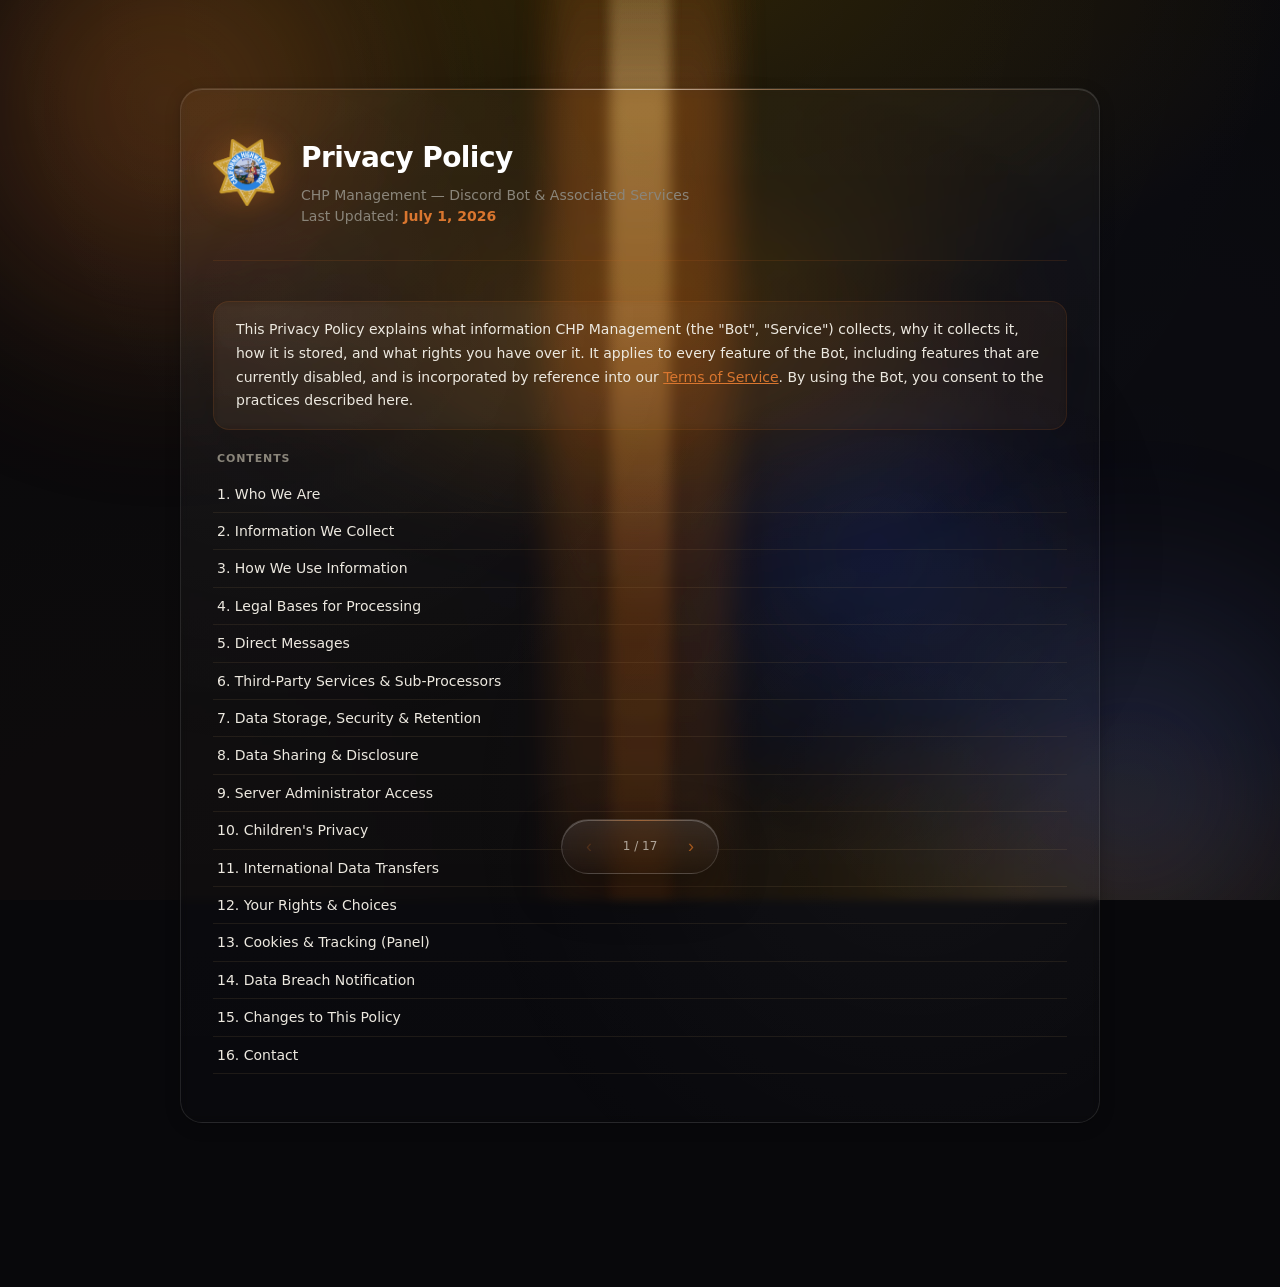
<file: pp.html>
<!DOCTYPE html>
<html lang="en">
<head>
<meta charset="UTF-8">
<meta name="viewport" content="width=device-width, initial-scale=1.0">
<title>Privacy Policy — CHP Management</title>
<link rel="icon" href="assets/images/chp-badge.png">
<link rel="stylesheet" href="assets/chp-theme.css">
<style>
  .chp-toc { display: flex; flex-direction: column; }
  .chp-toc a { border-bottom: 1px solid rgba(201,166,107,0.10); }
  table { width: 100%; border-collapse: collapse; margin: 12px 0 20px; font-size: 13.5px; }
  th, td { border: 1px solid rgba(201,166,107,0.18); padding: 9px 14px; text-align: left; vertical-align: top; }
  th { background: rgba(201,166,107,0.10); color: #fff; font-weight: 600; font-size: 13px; letter-spacing: 0.01em; }
  tr:hover td { background: rgba(255,255,255,0.02); }
</style>
</head>
<body>

<div class="chp-scene" aria-hidden="true">
  <div class="chp-orb chp-orb-1"></div>
  <div class="chp-orb chp-orb-2"></div>
  <div class="chp-orb chp-orb-3"></div>
  <div class="chp-orb chp-orb-4"></div>
  <div class="chp-beam"></div>
  <div class="chp-beam chp-beam-2"></div>
</div>

<div class="chp-wrap">

  <div class="chp-header">
    <a href="index.html" style="display:contents;">
      <img class="chp-badge" src="assets/images/chp-badge.png" width="68" height="68" alt="CHP Badge" title="Back to home">
    </a>
    <div>
      <h1>Privacy Policy</h1>
      <div class="chp-subtitle">CHP Management — Discord Bot &amp; Associated Services</div>
      <div class="chp-subtitle">Last Updated: <strong style="color:var(--chp-gold-bright)">July 1, 2026</strong></div>
    </div>
  </div>

  <div class="chp-notice">
    This Privacy Policy explains what information CHP Management (the "Bot", "Service") collects, why it collects it, how it is stored, and what rights you have over it. It applies to every feature of the Bot, including features that are currently disabled, and is incorporated by reference into our <a href="tos.html">Terms of Service</a>. By using the Bot, you consent to the practices described here.
  </div>

  <div class="chp-toc">
    <strong>Contents</strong>
    <a href="#s1">1. Who We Are</a>
    <a href="#s2">2. Information We Collect</a>
    <a href="#s3">3. How We Use Information</a>
    <a href="#s4">4. Legal Bases for Processing</a>
    <a href="#s5">5. Direct Messages</a>
    <a href="#s6">6. Third-Party Services &amp; Sub-Processors</a>
    <a href="#s7">7. Data Storage, Security &amp; Retention</a>
    <a href="#s8">8. Data Sharing &amp; Disclosure</a>
    <a href="#s9">9. Server Administrator Access</a>
    <a href="#s10">10. Children's Privacy</a>
    <a href="#s11">11. International Data Transfers</a>
    <a href="#s12">12. Your Rights &amp; Choices</a>
    <a href="#s13">13. Cookies &amp; Tracking (Panel)</a>
    <a href="#s14">14. Data Breach Notification</a>
    <a href="#s15">15. Changes to This Policy</a>
    <a href="#s16">16. Contact</a>
  </div>

  <h2 id="s1">1. Who We Are</h2>
  <p>CHP Management is a Discord bot operated by its developer(s) (the "Operator") to support administration of a Roblox roleplay community. This Policy covers all data processed through the Bot's Discord commands, components, scheduled tasks, webhooks, direct messages, and any associated web panel.</p>

  <h2 id="s2">2. Information We Collect</h2>
  <p>We collect only what is necessary to operate the features described below. We do <strong>not</strong> knowingly collect payment card numbers, government identification numbers, precise geolocation, biometric data, or any other special category of data not listed in this section.</p>

  <h3>2.1 Information collected automatically through Discord</h3>
  <table>
    <tr><th>Data</th><th>Source / Trigger</th></tr>
    <tr><td>Discord User ID, username, and discriminator/tag</td><td>Any interaction with the Bot (command, button, modal, message)</td></tr>
    <tr><td>Server (Guild) ID and name</td><td>The Bot being present in and used within a Server</td></tr>
    <tr><td>Server nickname / in-game callsign prefix</td><td>Shift management features that set or read your nickname</td></tr>
    <tr><td>Discord role IDs you hold</td><td>Used to resolve permissions, quotas, FTO/staff eligibility, and configured access</td></tr>
    <tr><td>Channel IDs and message IDs</td><td>Where the Bot sends or reacts to messages (e.g., shift logs, status messages, leaderboards)</td></tr>
    <tr><td>Message content you send to the Bot</td><td>Command arguments, modal submissions, free-text fields (e.g., LOA reason, RA feedback, custom command text)</td></tr>
  </table>

  <h3>2.2 Roleplay / activity data created through use of the Bot</h3>
  <table>
    <tr><th>Data</th><th>Feature</th></tr>
    <tr><td>Shift start/end timestamps, breaks, shift type, added/removed time adjustments</td><td>Duty / Shift Management</td></tr>
    <tr><td>Weekly time totals, quota and promotion-quota progress, leaderboard rank</td><td>Duty / Shift Management, leaderboards, end-of-shift DM reports</td></tr>
    <tr><td>Leave of Absence requests, reasons, durations, and approval/denial status</td><td>Staff Management / LOA</td></tr>
    <tr><td>Promotion history records</td><td>Staff Management</td></tr>
    <tr><td>Infraction/punishment type configuration set by Server Administrators</td><td>Staff Management</td></tr>
    <tr><td>RA/FTO session records: session ID, host, trainee, FTO availability, claim status, results, pass/fail outcome, cooldown timestamps, fail counts, inactivity status</td><td>RA / Field Training Program</td></tr>
    <tr><td>Anonymous feedback content submitted about a training session</td><td>RA / Field Training Program (stored without displayed author identity to other Users, but logged internally for moderation/abuse-prevention)</td></tr>
    <tr><td>Custom command names and response text</td><td>Custom Commands (set by Server Administrators)</td></tr>
    <tr><td>In-game player logs, kill logs, and condition-triggered alerts relayed from the connected Roblox experience</td><td>Game Security &amp; Logging</td></tr>
    <tr><td>Server configuration (enabled features, configured roles/channels, quotas, prefixes)</td><td>Configuration / Setup</td></tr>
  </table>

  <h3>2.3 Roblox account linking</h3>
  <table>
    <tr><th>Data</th><th>Source</th></tr>
    <tr><td>Roblox User ID and username</td><td>Account-linking flow, via a third-party verification API and/or an in-profile-description verification code that you voluntarily complete</td></tr>
    <tr><td>Mapping between your Discord ID and Roblox ID</td><td>Stored once linking is completed, so the Bot can consistently associate your Discord identity with your Roblox identity for roleplay/shift purposes</td></tr>
  </table>

  <h3>2.4 Technical / operational data</h3>
  <ul>
    <li>Command usage logs (which command was run, by whom, when, and how long it took to execute), used for debugging, abuse detection, and reliability monitoring.</li>
    <li>Error reports and stack traces, which may incidentally include the Discord ID of the User who triggered the error and the command/arguments involved.</li>
    <li>Consent preferences you set with the Bot (for example, whether you wish to receive end-of-shift report DMs).</li>
    <li>If a companion web panel is used: authentication session data and any settings configured through it.</li>
  </ul>

  <h3>2.5 Information we do not intentionally collect</h3>
  <ul>
    <li>Your Discord password or Roblox password (we never have access to these — authentication is handled by Discord's and Roblox's own OAuth/verification systems).</li>
    <li>Payment information (the Bot is provided free of charge; if a paid tier or panel subscription ever exists, payment is processed entirely by a third-party payment processor).</li>
    <li>Precise device location or IP-based geolocation, beyond what Discord or our hosting provider may log at the infrastructure level for security purposes.</li>
  </ul>

  <h2 id="s3">3. How We Use Information</h2>
  <p>We use the information described in Section 2 to:</p>
  <ul>
    <li>Operate, maintain, and provide the features of the Bot as described in the Terms of Service;</li>
    <li>Calculate and display shift, quota, promotion, RA/FTO, and leaderboard data accurately;</li>
    <li>Send you informational direct messages you are eligible for and have not opted out of;</li>
    <li>Detect, investigate, and prevent fraud, abuse, exploitation, and violations of the Terms of Service;</li>
    <li>Maintain historical Roleplay Records for Server Administrators to use in legitimate staffing decisions;</li>
    <li>Diagnose, debug, and improve the reliability and performance of the Bot;</li>
    <li>Comply with legal obligations and enforce our Terms of Service.</li>
  </ul>
  <p>We do not sell your personal information, and we do not use it for third-party advertising.</p>

  <h2 id="s4">4. Legal Bases for Processing</h2>
  <p>Where applicable law (such as the EU/UK GDPR) requires a legal basis for processing, we rely on: (a) performance of a contract — providing the Service you requested by using the Bot; (b) legitimate interests — operating, securing, and improving the Service, and preventing abuse; and (c) consent — for optional features such as end-of-shift report DMs, where you can opt out at any time.</p>

  <h2 id="s5">5. Direct Messages</h2>
  <p>The Bot may message you directly to deliver information relevant to your own activity (such as shift reports, LOA confirmations, or RA session updates). These messages are sent only in connection with an action you or a Server Administrator initiated, and are never used for unsolicited marketing. You may be able to disable optional DM reports through the Bot's consent settings.</p>

  <h2 id="s6">6. Third-Party Services &amp; Sub-Processors</h2>
  <p>To provide the Service, we rely on the following categories of third parties, each of which processes data under its own privacy policy:</p>
  <ul>
    <li><strong>Discord, Inc.</strong> — the platform through which the Bot operates. See the <a href="https://discord.com/privacy" target="_blank" rel="noopener">Discord Privacy Policy</a>.</li>
    <li><strong>Roblox Corporation</strong> — the platform hosting the connected roleplay experience. See the <a href="https://en.help.roblox.com/hc/en-us/articles/115004630823" target="_blank" rel="noopener">Roblox Privacy Policy</a>.</li>
    <li><strong>Bloxlink</strong> and/or other Roblox-Discord account-linking providers — used to resolve a Discord-to-Roblox account mapping when you choose to link your account.</li>
    <li><strong>Database and hosting providers</strong> (e.g., MongoDB Atlas and our server/cloud hosting provider) — used to store the data described in Section 2 securely.</li>
    <li><strong>Error-monitoring / logging tooling</strong> — used to capture crash reports and diagnostic information to keep the Bot reliable.</li>
  </ul>
  <p>We only share the minimum data necessary with each provider for it to perform its function, and we do not permit these providers to use your data for their own independent purposes.</p>

  <h2 id="s7">7. Data Storage, Security &amp; Retention</h2>
  <ul>
    <li>Data is stored in a cloud-hosted database and protected with reasonable administrative, technical, and organizational safeguards. No method of electronic storage is 100% secure, and we cannot guarantee absolute security.</li>
    <li>We retain Roleplay Records, configuration data, and linked-account data for as long as is reasonably necessary to provide the Service, to resolve disputes, to enforce the Terms of Service, and to comply with legal obligations.</li>
    <li>If the Bot is removed from a Server, Server-specific configuration and associated records may be retained for a reasonable period in case the Server re-adds the Bot, after which it may be deleted at the Operator's discretion.</li>
    <li>Command usage and error logs are retained only as long as needed for debugging and abuse investigation, and are periodically purged.</li>
  </ul>

  <h2 id="s8">8. Data Sharing &amp; Disclosure</h2>
  <p>Beyond the service providers described in Section 6, we may disclose your information:</p>
  <ul>
    <li>To Server Administrators of a Server you are a member of, where the data relates to your activity within that Server;</li>
    <li>Where required to comply with a valid legal request, subpoena, court order, or applicable law;</li>
    <li>Where necessary to investigate, prevent, or take action regarding suspected fraud, security issues, or violations of the Terms of Service;</li>
    <li>To protect the rights, property, or safety of the Operator, our Users, or the public;</li>
    <li>In connection with a merger, acquisition, or transfer of the Bot's operation, subject to this Policy continuing to apply or the new operator providing an updated policy.</li>
  </ul>

  <h2 id="s9">9. Server Administrator Access</h2>
  <p>By design, certain data the Bot collects about you is visible to the Server Administrators and configured staff roles of any Server you participate in, because the Bot exists to support their administration of that community. Anonymous RA feedback is not displayed with an attributed author to Server staff through normal Bot output, but is retained internally and may be reviewed by the Operator if needed to investigate abuse.</p>

  <h2 id="s10">10. Children's Privacy</h2>
  <p>The Bot is not directed at children under the minimum age required by Discord's Terms of Service (currently 13). We do not knowingly collect personal information from anyone below that age. If we become aware that we have inadvertently collected data from a User below the applicable minimum age, we will take reasonable steps to delete that data.</p>

  <h2 id="s11">11. International Data Transfers</h2>
  <p>Our database and hosting providers may store and process data in countries other than your own. By using the Bot, you acknowledge and consent to your information being transferred to, stored in, and processed in such jurisdictions, which may have different data protection laws than your country of residence.</p>

  <h2 id="s12">12. Your Rights &amp; Choices</h2>
  <p>Depending on your location, you may have rights to access, correct, delete, restrict, or port your personal information, or to object to certain processing. To exercise any of these rights:</p>
  <ul>
    <li><strong>Opt out of optional DMs</strong> (such as end-of-shift reports) using the Bot's consent command/settings, where available.</li>
    <li><strong>Request access to or deletion of your data</strong> by contacting the Operator using the details in Section 16. We will verify your identity (typically via your Discord account) before fulfilling the request.</li>
    <li><strong>Note on deletion limits:</strong> we may retain limited data where necessary to comply with a legal obligation, resolve a dispute, or enforce the Terms of Service. Deleting your account link or Roleplay Records may also mean you lose access to features that depend on that data.</li>
    <li><strong>Leaving the Service:</strong> you may stop using the Bot at any time; a Server Administrator may also remove the Bot from their Server at any time.</li>
  </ul>

  <h2 id="s13">13. Cookies &amp; Tracking (Panel)</h2>
  <p>If you use any companion web panel associated with the Bot, that panel may use cookies or similar local storage technology strictly necessary for authentication and session management. We do not use third-party advertising trackers on any such panel.</p>

  <h2 id="s14">14. Data Breach Notification</h2>
  <p>In the event of a data breach affecting your personal information that creates a meaningful risk of harm, we will take reasonable steps to investigate, remediate, and notify affected Users and/or Server Administrators without undue delay, and in any event in line with applicable legal requirements.</p>

  <h2 id="s15">15. Changes to This Policy</h2>
  <p>We may update this Privacy Policy from time to time. Material changes will be reflected by updating the "Last Updated" date above and, where reasonably practicable, announced through the Operator's designated community/support channels. Your continued use of the Bot after a change takes effect constitutes your acceptance of the revised Policy.</p>

  <h2 id="s16">16. Contact</h2>
  <p>Questions about this Privacy Policy, or requests relating to your personal information, should be directed to the Operator via email at <a href="mailto:havens.cutie.1m@icloud.com">havens.cutie.1m@icloud.com</a>, or through the CHP assistance channel at <a href="https://discord.com/channels/1117606532771754045/1296007757782061158" target="_blank" rel="noopener">Discord support channel</a>.</p>

  <footer class="chp-footer">
    CHP Management Privacy Policy. This document does not constitute legal advice. The Operator strongly recommends having this Policy reviewed by a qualified attorney, particularly if Users outside your home jurisdiction (e.g., under GDPR or similar laws) are expected to use the Bot.
  </footer>

</div>

<script src="assets/chp-paginate.js"></script>
<script>
  initChpPaginator({
    containerSelector: ".chp-wrap",
    breakSelector: "h2[id^='s']",
    introLabel: "Overview",
  });
</script>
</body>
</html>
</file>
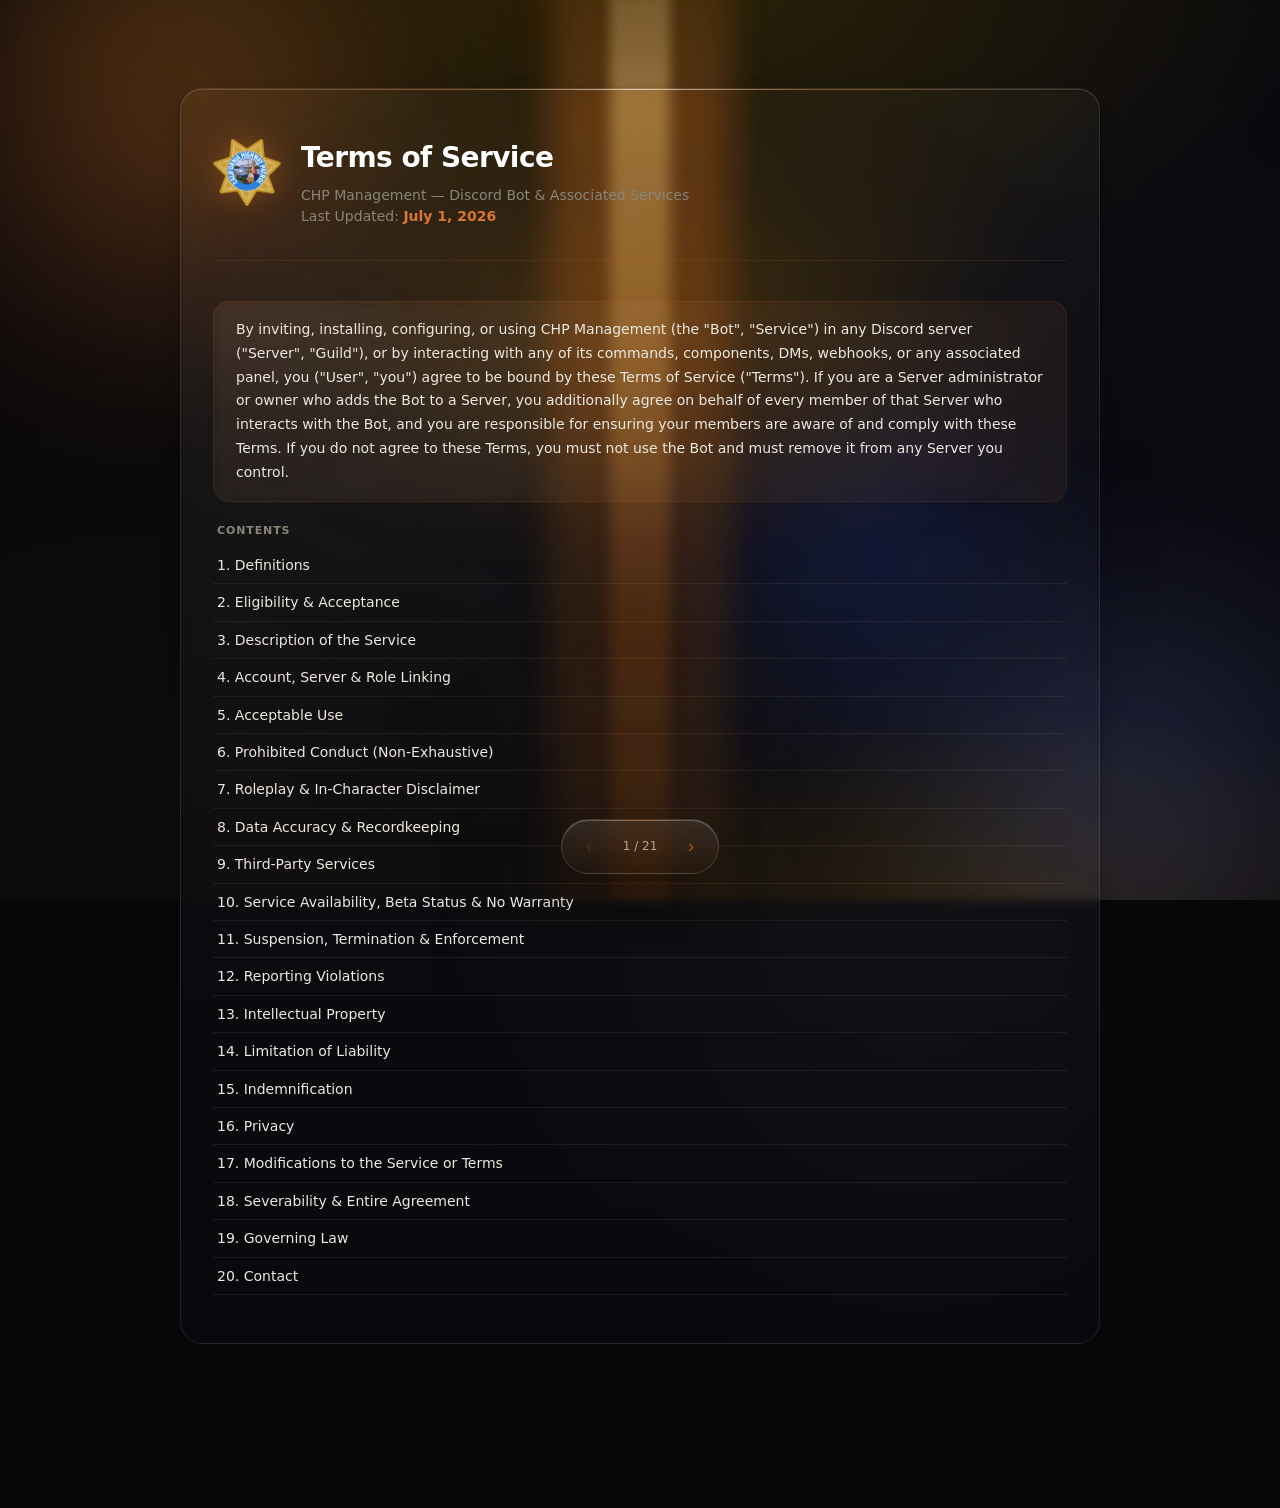
<file: tos.html>
<!DOCTYPE html>
<html lang="en">
<head>
<meta charset="UTF-8">
<meta name="viewport" content="width=device-width, initial-scale=1.0">
<title>Terms of Service — CHP Management</title>
<link rel="icon" href="assets/images/chp-badge.png">
<link rel="stylesheet" href="assets/chp-theme.css">
<style>
  /* TOC overrides */
  .chp-toc { display: flex; flex-direction: column; }
  .chp-toc a { border-bottom: 1px solid rgba(201,166,107,0.10); }
  table { margin: 12px 0 20px; }
</style>
</head>
<body>

<div class="chp-scene" aria-hidden="true">
  <div class="chp-orb chp-orb-1"></div>
  <div class="chp-orb chp-orb-2"></div>
  <div class="chp-orb chp-orb-3"></div>
  <div class="chp-orb chp-orb-4"></div>
  <div class="chp-beam"></div>
  <div class="chp-beam chp-beam-2"></div>
</div>

<div class="chp-wrap">

  <div class="chp-header">
    <a href="index.html" style="display:contents;">
      <img class="chp-badge" src="assets/images/chp-badge.png" width="68" height="68" alt="CHP Badge" title="Back to home">
    </a>
    <div>
      <h1>Terms of Service</h1>
      <div class="chp-subtitle">CHP Management — Discord Bot &amp; Associated Services</div>
      <div class="chp-subtitle">Last Updated: <strong style="color:var(--chp-gold-bright)">July 1, 2026</strong></div>
    </div>
  </div>

  <div class="chp-notice">
    By inviting, installing, configuring, or using CHP Management (the "Bot", "Service") in any Discord server
    ("Server", "Guild"), or by interacting with any of its commands, components, DMs, webhooks, or any associated
    panel, you ("User", "you") agree to be bound by these Terms of Service ("Terms"). If you are a Server
    administrator or owner who adds the Bot to a Server, you additionally agree on behalf of every member of that
    Server who interacts with the Bot, and you are responsible for ensuring your members are aware of and comply
    with these Terms. If you do not agree to these Terms, you must not use the Bot and must remove it from any
    Server you control.
  </div>

  <div class="chp-toc">
    <strong>Contents</strong>
    <a href="#s1">1. Definitions</a>
    <a href="#s2">2. Eligibility &amp; Acceptance</a>
    <a href="#s3">3. Description of the Service</a>
    <a href="#s4">4. Account, Server &amp; Role Linking</a>
    <a href="#s5">5. Acceptable Use</a>
    <a href="#s6">6. Prohibited Conduct (Non-Exhaustive)</a>
    <a href="#s7">7. Roleplay &amp; In-Character Disclaimer</a>
    <a href="#s8">8. Data Accuracy &amp; Recordkeeping</a>
    <a href="#s9">9. Third-Party Services</a>
    <a href="#s10">10. Service Availability, Beta Status &amp; No Warranty</a>
    <a href="#s11">11. Suspension, Termination &amp; Enforcement</a>
    <a href="#s12">12. Reporting Violations</a>
    <a href="#s13">13. Intellectual Property</a>
    <a href="#s14">14. Limitation of Liability</a>
    <a href="#s15">15. Indemnification</a>
    <a href="#s16">16. Privacy</a>
    <a href="#s17">17. Modifications to the Service or Terms</a>
    <a href="#s18">18. Severability &amp; Entire Agreement</a>
    <a href="#s19">19. Governing Law</a>
    <a href="#s20">20. Contact</a>
  </div>

  <h2 id="s1">1. Definitions</h2>
  <ul>
    <li><strong>"Bot"</strong> or <strong>"Service"</strong> refers to the CHP Management Discord application, all of its slash (<code>/</code>) and prefix (<code>&gt;</code>) commands, interactive components (buttons, select menus, modals), background tasks, webhooks, direct messages it sends, and any companion web panel or API operated in connection with it.</li>
    <li><strong>"Operator"</strong>, <strong>"we"</strong>, <strong>"us"</strong> refers to the developer(s) who own, operate, host, and maintain the Bot.</li>
    <li><strong>"Server"</strong> or <strong>"Guild"</strong> refers to any Discord server in which the Bot has been added or is otherwise active.</li>
    <li><strong>"Server Administrator"</strong> refers to any individual with administrative permissions over a Server in which the Bot operates, including the ability to configure the Bot via <code>/setup</code>, <code>/config</code>, or any equivalent command.</li>
    <li><strong>"User"</strong> refers to any individual who sends a command to, receives a message from, is mentioned by, or otherwise has data processed by the Bot, regardless of whether that individual personally invited the Bot to a Server.</li>
    <li><strong>"In-Game"</strong> refers to the Roblox experience the Bot integrates with (including but not limited to Emergency Response: Liberty County / "ER:LC"), as distinct from Discord itself.</li>
    <li><strong>"Roleplay Record"</strong> refers to any duty/shift log, break, leave of absence, field training (RA/FTO) session, feedback submission, infraction, promotion record, or similar entry generated through use of the Bot.</li>
  </ul>

  <h2 id="s2">2. Eligibility &amp; Acceptance</h2>
  <ul>
    <li>You must meet Discord's own minimum age requirement (currently 13, or higher where required by local law) and must comply with the <a href="https://discord.com/terms" target="_blank" rel="noopener">Discord Terms of Service</a> and <a href="https://discord.com/guidelines" target="_blank" rel="noopener">Discord Community Guidelines</a> at all times while using the Bot.</li>
    <li>Where the Bot integrates with Roblox or any Roblox experience, you must also comply with the <a href="https://en.help.roblox.com/hc/en-us/articles/115004647846" target="_blank" rel="noopener">Roblox Terms of Use</a> and Roblox Community Standards, and with any in-experience rules of the relevant Roblox group or game.</li>
    <li>You represent that any information you provide to the Bot is accurate and that you have the right to provide it.</li>
    <li>If you are using the Bot on behalf of an organization, community, or Roblox group, you represent that you have authority to bind that organization to these Terms.</li>
    <li>Continued use of the Bot after any update to these Terms constitutes acceptance of the updated Terms.</li>
  </ul>

  <h2 id="s3">3. Description of the Service</h2>
  <p>The Bot is provided to support administration of a Roblox roleplay community and may include, without limitation, the following functionality:</p>
  <ul>
    <li><strong>Duty / Shift Management</strong> — clocking on/off duty, break tracking, shift type selection, in-game nickname/callsign prefixing, quota tracking, promotion-quota tracking, weekly leaderboards, and automated shift reports.</li>
    <li><strong>Staff Management</strong> — role assignment/removal tied to duty status, Leave of Absence ("LOA") requests and approvals, High-Rank ("HR") activity review, and related staff administration tools.</li>
    <li><strong>RA / Field Training ("FTO") Program</strong> — Field Training Officer availability toggling, ride-along/training session requests, claiming, hosting, completion, results submission, pass/fail tracking, fail limits, FTO inactivity tracking, cooldowns, anonymous feedback submission, and related leaderboards and history.</li>
    <li><strong>Game Security &amp; Logging</strong> — relaying in-game player logs, kill logs, and related moderation/condition-based alerts from the connected Roblox experience into Discord.</li>
    <li><strong>Configuration &amp; Setup</strong> — Server-Administrator-driven configuration of roles, channels, quotas, and feature toggles via <code>/setup</code> and <code>/config</code> or equivalent commands.</li>
    <li><strong>Roblox Account Linking</strong> — associating a Discord account with a Roblox account, via third-party verification services and/or in-description verification codes.</li>
    <li><strong>Custom Commands</strong> — Server-Administrator-defined custom text commands and responses.</li>
    <li>Any other feature, command, or function the Bot offers now or in the future, whether or not specifically described above.</li>
  </ul>
  <p>The "Assistance" / support-ticket feature has been disabled. Requests for help must be made through channels the Operator designates from time to time.</p>

  <h2 id="s4">4. Account, Server &amp; Role Linking</h2>
  <ul>
    <li>Access to specific commands and features may be restricted based on Discord roles, channel permissions, or Server-specific configuration. The Operator is not responsible for misconfiguration or permission mistakes made by a Server Administrator.</li>
    <li>Linking a Discord account to a Roblox account is done at your own risk and is subject to the policies of the relevant third-party verification provider.</li>
    <li>You may not link, or attempt to link, an account that does not belong to you, or use a linked account to misrepresent your identity.</li>
  </ul>

  <h2 id="s5">5. Acceptable Use</h2>
  <p>You agree to use the Bot only:</p>
  <ul>
    <li>For its intended purpose of supporting legitimate roleplay community administration;</li>
    <li>In a manner consistent with the rules of the Server in which you are using it;</li>
    <li>In a manner consistent with Discord's and Roblox's own terms, guidelines, and policies; and</li>
    <li>Without attempting to circumvent, disable, or interfere with any limit, cooldown, permission check, or other control mechanism built into the Bot.</li>
  </ul>

  <h2 id="s6">6. Prohibited Conduct (Non-Exhaustive)</h2>
  <div class="chp-panel">
    <p><strong>The list below is illustrative, not exhaustive.</strong> Conduct that is not explicitly listed here is not implicitly permitted. Any use of the Bot that is dishonest, abusive, deceptive, exploitative, or harmful is prohibited, and the Operator retains sole discretion to determine whether conduct violates this section.</p>
  </div>
  <p>Without limiting the foregoing, you must not:</p>
  <ol>
    <li><strong>Falsify or game Roleplay Records</strong>, including but not limited to: clocking on duty without performing corresponding in-game duties, leaving a shift active while away ("AFK farming") to inflate logged time, or otherwise artificially inflating any value used to calculate quota, promotion-quota, or leaderboard standing.</li>
    <li><strong>Abuse the Leave of Absence system</strong>, including submitting false reasons for leave, repeatedly requesting LOA to avoid quota enforcement without genuine need, or impersonating another User in an LOA request or approval.</li>
    <li><strong>Abuse the RA / FTO program</strong>, including but not limited to: submitting false training results, claiming sessions without conducting them, submitting false or malicious anonymous feedback, or colluding with another User to manufacture favorable results.</li>
    <li><strong>Provide false information</strong> in any command, modal, form, or request handled by the Bot.</li>
    <li><strong>Impersonate</strong> another User, a staff member, a Field Training Officer, a Server Administrator, or the Operator.</li>
    <li><strong>Use automation against the Bot</strong>, including self-bots, macros, scripts, or any tool designed to interact with the Bot's commands or components without direct, manual, good-faith human input.</li>
    <li><strong>Exploit bugs, glitches, race conditions, or misconfigurations</strong> in the Bot or its integrations rather than reporting them.</li>
    <li><strong>Interfere with other Users' use of the Bot</strong>, including tampering with another User's RA session, shift, or LOA request without authorization.</li>
    <li><strong>Attempt to disrupt, overload, or deny service</strong> to the Bot, its host infrastructure, or its database.</li>
    <li><strong>Reverse engineer, decompile, scrape, or extract</strong> the Bot's source code, underlying data, or proprietary logic beyond what is exposed through normal, intended command use.</li>
    <li><strong>Scrape, bulk-export, mine, resell, or redistribute</strong> data produced by the Bot for any purpose other than legitimate, authorized community administration.</li>
    <li><strong>Sell, rent, sublicense, share credentials for, or otherwise transfer</strong> access to the Bot or any privileged role/permission tied to it to any third party.</li>
    <li><strong>Use the Bot outside of its intended Discord/Roblox roleplay context</strong>, including using its data or outputs to make real-world decisions about a person's employment, reputation, or creditworthiness.</li>
    <li><strong>Submit illegal, harassing, hateful, sexually explicit, or otherwise abusive content</strong> through any Bot feature that accepts free-text input.</li>
    <li><strong>Use the Bot to harass, stalk, dox, or retaliate against</strong> another User.</li>
    <li><strong>Circumvent a suspension, ban, role removal, or other enforcement action</strong> taken against you or another User, including through alternate accounts.</li>
    <li><strong>Violate any applicable law</strong> in connection with your use of the Bot.</li>
  </ol>

  <h2 id="s7">7. Roleplay &amp; In-Character Disclaimer</h2>
  <p>The Bot supports a roleplay community modeled on emergency-services activity within a Roblox experience. All titles, ranks, "citations," "infractions," "termination" notices, and similar language used by the Bot are fictional, role-play-only constructs internal to the Discord Server and Roblox experience. They have no real-world legal effect, do not constitute real employment, and do not create any real-world relationship between the Operator, any Server Administrator, and any User.</p>

  <h2 id="s8">8. Data Accuracy &amp; Recordkeeping</h2>
  <ul>
    <li>The Bot's calculations are provided on a best-effort basis and may be affected by Discord/Roblox API downtime, network issues, database latency, or bugs. The Operator does not guarantee the accuracy, completeness, or availability of any Roleplay Record at any given time.</li>
    <li>Server Administrators are solely responsible for any staffing, promotion, or disciplinary decisions made using data produced by the Bot. The Bot is a recordkeeping and automation aid, not a substitute for human judgment.</li>
    <li>The Operator reserves the right to correct, delete, or adjust any Roleplay Record found to be inaccurate, fraudulent, or the result of prohibited conduct, without prior notice.</li>
  </ul>

  <h2 id="s9">9. Third-Party Services</h2>
  <p>The Bot interoperates with third-party platforms and services not owned or controlled by the Operator, including but not limited to Discord, Roblox, the relevant ER:LC/Roblox experience and its API, Bloxlink account-linking services, and the Operator's cloud database and hosting providers. The Operator is not responsible for the availability, accuracy, security, or policies of these third-party services.</p>

  <h2 id="s10">10. Service Availability, Beta Status &amp; No Warranty</h2>
  <ul>
    <li>The Bot may be in active development and may be labeled as beta or pre-release. Bugs, downtime, data loss, incorrect calculations, or unexpected behavior may occur.</li>
    <li>THE BOT IS PROVIDED "AS IS" AND "AS AVAILABLE," WITHOUT WARRANTIES OF ANY KIND, WHETHER EXPRESS, IMPLIED, OR STATUTORY.</li>
    <li>The Operator does not guarantee any specific level of uptime, response time, or feature availability, and may modify, suspend, or discontinue the Bot or any feature at any time, with or without notice.</li>
  </ul>

  <h2 id="s11">11. Suspension, Termination &amp; Enforcement</h2>
  <ul>
    <li>The Operator may, at its sole discretion and without prior notice, restrict, suspend, or permanently revoke any User's access to the Bot or any of its features, remove the Bot from any Server, delete or freeze any User's Roleplay Records, or take any other action reasonably necessary to enforce these Terms.</li>
    <li>A Server Administrator may independently restrict a User's access to Bot features within their own Server through Discord's permission system.</li>
    <li>Enforcement decisions made under this Section are final and at the Operator's sole discretion. There is no guaranteed appeal process, though the Operator may, at its discretion, consider an appeal submitted through the contact method in Section 20.</li>
    <li>Sections 6, 8, 10, 13, 14, 15, and 19 survive termination of your access to the Bot.</li>
  </ul>

  <h2 id="s12">12. Reporting Violations</h2>
  <p>If you discover a bug, exploit, or vulnerability in the Bot, you must report it to the Operator promptly and in good faith through the contact method in Section 20, and must not exploit it, publicly disclose it, or use it to gain an advantage before the Operator has had a reasonable opportunity to address it.</p>

  <h2 id="s13">13. Intellectual Property</h2>
  <p>The Bot, including its source code, branding, command structure, and original content, is the property of the Operator and is protected by applicable intellectual property laws. Except for the limited right to use the Bot as intended by these Terms, no other rights are granted to you. You retain ownership of original content you submit through the Bot, but you grant the Operator a non-exclusive, royalty-free license to store, process, display, and use that content as necessary to operate the Service.</p>

  <h2 id="s14">14. Limitation of Liability</h2>
  <p>TO THE MAXIMUM EXTENT PERMITTED BY APPLICABLE LAW, THE OPERATOR SHALL NOT BE LIABLE FOR ANY INDIRECT, INCIDENTAL, SPECIAL, CONSEQUENTIAL, EXEMPLARY, OR PUNITIVE DAMAGES, OR ANY LOSS OF DATA, ROLEPLAY RECORDS, ROLES, REPUTATION, OR PROFITS, ARISING OUT OF OR RELATED TO YOUR USE OF, OR INABILITY TO USE, THE BOT. THE OPERATOR'S TOTAL AGGREGATE LIABILITY FOR ANY CLAIM ARISING FROM THESE TERMS OR YOUR USE OF THE BOT SHALL NOT EXCEED THE GREATER OF (A) THE AMOUNT YOU PAID, IF ANY, TO THE OPERATOR FOR USE OF THE BOT IN THE TWELVE (12) MONTHS PRECEDING THE CLAIM, OR (B) TEN UNITED STATES DOLLARS (US$10).</p>

  <h2 id="s15">15. Indemnification</h2>
  <p>You agree to indemnify, defend, and hold harmless the Operator from and against any claims, liabilities, damages, losses, and expenses (including reasonable legal fees) arising out of or in any way connected with your violation of these Terms, your violation of any third-party right, or your misuse of the Bot.</p>

  <h2 id="s16">16. Privacy</h2>
  <p>Our collection, use, and storage of your data in connection with the Bot is described in the <a href="pp.html">Privacy Policy</a>, which is incorporated into these Terms by reference. By using the Bot, you also agree to the Privacy Policy.</p>

  <h2 id="s17">17. Modifications to the Service or Terms</h2>
  <p>The Operator may modify these Terms, the Bot, or any feature of the Bot at any time. Material changes to these Terms will be reflected by updating the "Last Updated" date above, and where reasonably practicable, will be announced through the Operator's designated community/support channels. Your continued use of the Bot after a change takes effect constitutes your acceptance of the revised Terms.</p>

  <h2 id="s18">18. Severability &amp; Entire Agreement</h2>
  <p>If any provision of these Terms is found to be unenforceable or invalid, that provision will be limited or eliminated to the minimum extent necessary so that the remaining Terms remain in full force and effect. These Terms, together with the Privacy Policy, constitute the entire agreement between you and the Operator regarding use of the Bot.</p>

  <h2 id="s19">19. Governing Law</h2>
  <p>These Terms are governed by and construed in accordance with the laws of the <strong>Republic of Colombia</strong>, without regard to its conflict-of-law provisions, except where applicable law requires otherwise. You agree to submit to the personal jurisdiction of the competent courts of Colombia for the resolution of any dispute arising from these Terms or your use of the Bot.</p>

  <h2 id="s20">20. Contact</h2>
  <p>Questions about these Terms, exploit/bug reports, appeals, or other inquiries should be directed to the Operator via email at <a href="mailto:havens.cutie.1m@icloud.com">havens.cutie.1m@icloud.com</a>, or through the CHP assistance channel at <a href="https://discord.com/channels/1117606532771754045/1296007757782061158" target="_blank" rel="noopener">Discord support channel</a>.</p>

  <footer class="chp-footer">
    CHP Management Terms of Service. This document does not constitute legal advice. The Operator strongly recommends having these Terms reviewed by a qualified attorney before relying on them for liability protection.
  </footer>

</div>

<script src="assets/chp-paginate.js"></script>
<script>
  initChpPaginator({
    containerSelector: ".chp-wrap",
    breakSelector: "h2[id^='s']",
    introLabel: "Overview",
  });
</script>
</body>
</html>
</file>
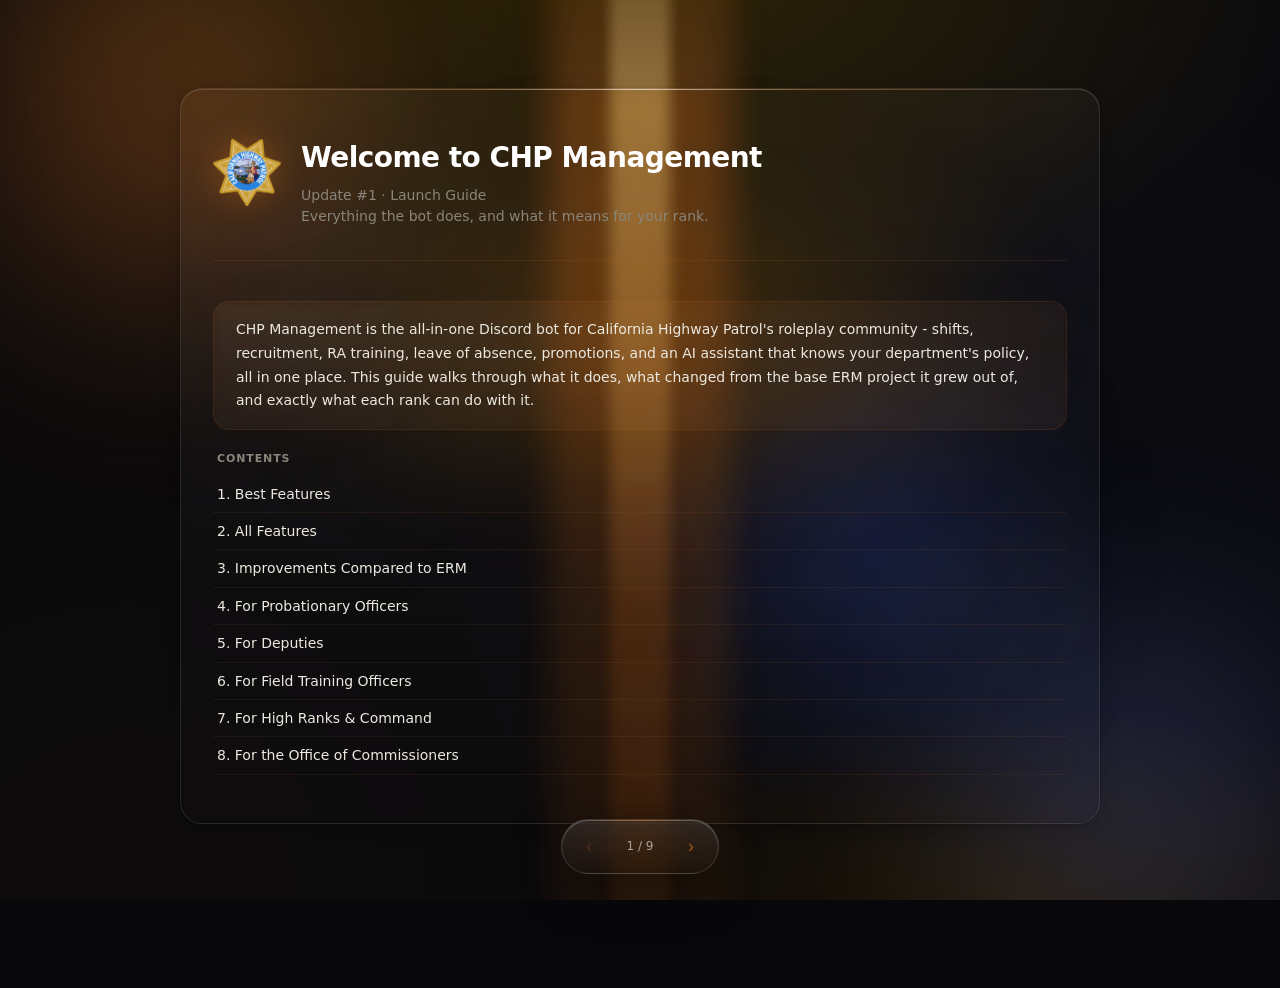
<file: welcome.html>
<!DOCTYPE html>
<html lang="en">
<head>
<meta charset="UTF-8">
<title>Welcome — CHP Management</title>
<meta name="viewport" content="width=device-width, initial-scale=1.0">
<link rel="stylesheet" href="assets/chp-theme.css">
<link rel="icon" href="assets/images/chp-badge.png">
<style>
  /* Everything below layers on top of the shared .chp-glass system (theme.css)
     instead of redefining its own flat panels - same frosted/specular/shimmer
     surface as the rest of the site, just with page-specific layout. */

  .chp-feature-grid {
    display: grid;
    grid-template-columns: repeat(auto-fill, minmax(240px, 1fr));
    gap: 14px;
    margin: 18px 0;
  }
  .chp-feature-card {
    padding: 20px 22px;
    border-radius: 16px;
    transition: transform 0.35s var(--ease-spring), box-shadow 0.3s var(--ease-smooth);
  }
  .chp-feature-card:hover {
    transform: translateY(-3px);
    box-shadow: var(--glass-shadow-raised);
  }
  .chp-feature-card .chp-feature-icon {
    font-size: 24px;
    margin-bottom: 10px;
    display: block;
    filter: drop-shadow(0 0 10px rgba(201,166,107,0.35));
  }
  .chp-feature-card h3 { margin: 0 0 6px; font-size: 15px; color: #fff; }
  .chp-feature-card p { margin: 0; font-size: 14px; line-height: 1.5; color: var(--chp-text-muted); }

  .chp-role-card {
    position: relative;
    margin: 18px 0 28px;
    padding: 20px 24px 22px 26px;
    border-radius: 18px;
  }
  .chp-role-card::before {
    /* Gold accent edge, replacing the old border-left now that the card
       itself is a glass surface rather than a flat strip. */
    content: "";
    position: absolute;
    top: 14px; bottom: 14px; left: 0;
    width: 3px;
    border-radius: 3px;
    background: linear-gradient(to bottom, var(--chp-gold-bright), var(--chp-gold-dim));
    z-index: 3;
  }
  .chp-role-card h3 { font-size: 16px; color: var(--chp-gold-bright); margin: 0 0 10px; }
  .chp-role-card .chp-note { color: var(--chp-text-faint); font-size: 13px; margin-top: 10px; }

  .chp-vs {
    display: grid;
    grid-template-columns: 1fr 1fr;
    gap: 16px;
    margin: 16px 0;
  }
  .chp-vs > div { padding: 18px 20px; border-radius: 16px; }
  .chp-vs h4 {
    margin: 0 0 12px;
    font-size: 12px;
    text-transform: uppercase;
    letter-spacing: 0.06em;
    color: var(--chp-text-muted);
  }
  @media (max-width: 640px) { .chp-vs { grid-template-columns: 1fr; } }
</style>
</head>
<body>

<div class="chp-scene" aria-hidden="true">
  <div class="chp-orb chp-orb-1"></div>
  <div class="chp-orb chp-orb-2"></div>
  <div class="chp-orb chp-orb-3"></div>
  <div class="chp-orb chp-orb-4"></div>
  <div class="chp-beam"></div>
  <div class="chp-beam chp-beam-2"></div>
</div>

<div class="chp-wrap">
  <div class="chp-header">
    <img class="chp-badge" src="assets/images/chp-badge.png" width="68" height="68" alt="CHP Badge">
    <div>
      <h1>Welcome to CHP Management</h1>
      <div class="chp-subtitle">Update #1 &middot; Launch Guide</div>
      <div class="chp-subtitle">Everything the bot does, and what it means for your rank.</div>
    </div>
  </div>

  <div class="chp-notice">
    CHP Management is the all-in-one Discord bot for California Highway Patrol's roleplay community - shifts,
    recruitment, RA training, leave of absence, promotions, and an AI assistant that knows your department's
    policy, all in one place. This guide walks through what it does, what changed from the base ERM project it
    grew out of, and exactly what each rank can do with it.
  </div>

  <div class="chp-toc">
    <strong>Contents</strong>
    <a href="#s-best">1. Best Features</a>
    <a href="#s-all">2. All Features</a>
    <a href="#s-erm">3. Improvements Compared to ERM</a>
    <a href="#s-po">4. For Probationary Officers</a>
    <a href="#s-deputy">5. For Deputies</a>
    <a href="#s-fto">6. For Field Training Officers</a>
    <a href="#s-hr">7. For High Ranks &amp; Command</a>
    <a href="#s-ooc">8. For the Office of Commissioners</a>
  </div>

  <div class="chp-section" id="s-best">
    <h2>Best Features</h2>
    <p>The highlights - if you only remember a handful of things about this bot, make it these.</p>
    <div class="chp-feature-grid">
      <div class="chp-glass chp-feature-card">
        <span class="chp-feature-icon">&#x1F916;</span>
        <h3>/ask - AI Assistant</h3>
        <p>Ask anything about CHP - ranks, codes, policy, vehicles - and get an answer pulled straight from the
        official knowledge base, not a guess.</p>
      </div>
      <div class="chp-glass chp-feature-card">
        <span class="chp-feature-icon">&#x1F4DD;</span>
        <h3>In-House Applications</h3>
        <p>A full DM-based application flow with AI-assisted review, AI detection, background checks, and
        history - all from one embed, no spreadsheets.</p>
      </div>
      <div class="chp-glass chp-feature-card">
        <span class="chp-feature-icon">&#x2699;&#xFE0F;</span>
        <h3>/settings - Truly Personal</h3>
        <p>Timezone, accent color, notification timing, profile widgets - nobody but you can change your own
        settings, not even Command.</p>
      </div>
      <div class="chp-glass chp-feature-card">
        <span class="chp-feature-icon">&#x1F396;&#xFE0F;</span>
        <h3>Automatic Promotions &amp; Discipline</h3>
        <p>Meeting quota can automatically move you up the rank ladder; missing it automatically escalates a
        Warning/Strike track - no manual role-juggling for Command.</p>
      </div>
      <div class="chp-glass chp-feature-card">
        <span class="chp-feature-icon">&#x1F3C5;</span>
        <h3>Earned Badges on /profile</h3>
        <p>Medals, ribbons, service stripes, and Trooper of the Week all show up automatically on your profile
        the moment you earn them - no manual setup per badge.</p>
      </div>
      <div class="chp-glass chp-feature-card">
        <span class="chp-feature-icon">&#x1F50D;</span>
        <h3>Universal Search</h3>
        <p>One search command to find a member's rank, duty status, applications, and RA history without
        hopping between five different commands.</p>
      </div>
    </div>
  </div>

  <div class="chp-section" id="s-all">
    <h2>All Features</h2>

    <h3>Shifts &amp; Duty</h3>
    <ul>
      <li>Clock on/off duty, take breaks, and view your stats with <code>/duty manage</code>.</li>
      <li>See everyone currently on duty with <code>/duty active</code>.</li>
      <li>Your own duty time, shift history, and all-time profile via <code>/duty time</code>, <code>/duty history</code>, <code>/duty profile</code>.</li>
      <li>Weekly leaderboard, quota tracking, and a progress bar right on <code>/profile</code>.</li>
      <li>Per-rank quotas, configurable shift types, and an optional confirmation before ending unusually long shifts.</li>
      <li>A weekly duty leaderboard automatically logged to a channel (and optionally a Google Sheet) every time the week resets.</li>
    </ul>

    <h3>Leave of Absence</h3>
    <ul>
      <li>File, view, and track your own LOA with <code>/loa request</code> and <code>/loa view</code>.</li>
      <li>Admin tier can review and administrate anyone's LOA.</li>
    </ul>

    <h3>RA Training</h3>
    <ul>
      <li>FTOs host individual or bulk training sessions and submit pass/fail results.</li>
      <li>Probationary Officers request training, which pings every FTO.</li>
      <li>RA leaderboard, history, and anonymous FTO feedback ratings.</li>
      <li>Passing an RA session automatically grants the Officer role and updates your nickname.</li>
      <li>Auto-toggle your RA availability based on duty status, with a one-click Available/Unavailable button for FTOs.</li>
    </ul>

    <h3>Applications &amp; Recruitment</h3>
    <ul>
      <li>A DM-based application flow with progress auto-saved if you time out mid-application.</li>
      <li>Hicom can Claim, Accept, or Decline, run an AI Detector and Summary, check applicant history and
      background, and leave notes - all from the application embed.</li>
      <li>Automatic setup resolves every recruitment role and channel, creating anything that's missing.</li>
      <li>Weekly recruitment activity reports.</li>
    </ul>

    <h3>Promotions &amp; Discipline</h3>
    <ul>
      <li>Weekly promotion list (Probationary Officer through Senior Sergeant) and quota enforcement list,
      both reviewable before anything sends.</li>
      <li>Choose per-list whether roles are applied automatically, the message is sent automatically, both, or
      neither - full control over how automated discipline and promotions actually are.</li>
      <li>Automatic Warning 1 &#x2192; Warning 2 &#x2192; Strike 1 &#x2192; Strike 2 escalation for missed quota, with a
      non-pinging alert posted for Command once someone reaches the top of the ladder.</li>
      <li>Monthly High Rank promotion review based on the last 5 weeks of duty activity.</li>
      <li>Automatic service stripe progression based on tenure - no manual role updates.</li>
    </ul>

    <h3>Profile, Settings &amp; Personalization</h3>
    <ul>
      <li><code>/profile</code> - hours vs quota, shift streak, RA stats, and every earned badge.</li>
      <li><code>/settings</code> - private profile, timezone (accepts IANA names, abbreviations, UTC offsets, or
      city names), accent color, mobile-friendly embeds, notification timing, and more - paginated and
      permission-gated by rank.</li>
      <li><code>/myactions</code> - your own recent application reviews and RA results.</li>
    </ul>

    <h3>Reference Tools</h3>
    <ul>
      <li><code>/ask</code> - AI assistant for CHP policy questions.</li>
      <li><code>/info</code> - codes, penal/vehicle codes, loadout, and FAQ.</li>
      <li><code>/practice</code> - a quick quiz to test yourself on codes and policy.</li>
      <li><code>/lookup</code> - check anyone's rank, badge number, on-duty status, and join date.</li>
      <li>A universal search command across members, applications, and RA history.</li>
    </ul>

    <h3>Configuration</h3>
    <ul>
      <li><code>/config</code> - organized into focused, paginated pages (Roles, Channels &amp; Quotas, RA
      Training, Recruitment, Applications) with plain-language explanations instead of one long dropdown.</li>
      <li>A distinct Admin Role (shift/LOA management without full Commissioner access) and Internal Affairs
      Role (can view private profiles for investigations) alongside Staff, Management, and HR roles.</li>
    </ul>
  </div>

  <div class="chp-section" id="s-erm">
    <h2>Improvements Compared to ERM</h2>
    <p>CHP Management is built on the open-source ERM project, but a large amount has changed since. The short
    version: faster, more reliable, and a lot of features ERM never had.</p>

    <div class="chp-vs">
      <div class="chp-glass">
        <h4>New, not in base ERM</h4>
        <ul>
          <li>The entire AI Assistant (<code>/ask</code>), AI application detector/summary, and background check tools.</li>
          <li>The full in-house DM application system, replacing external form links.</li>
          <li>Personal <code>/settings</code> - private profile, timezone, accent color, notification timing.</li>
          <li>Automatic promotion and infraction role ladders.</li>
          <li>Automatic service stripe progression and generic badge detection (medals, ribbons, Trooper of the Week).</li>
          <li>Admin Role and Internal Affairs Role as distinct permission tiers.</li>
          <li>Weekly duty leaderboard logging to a channel and Google Sheets.</li>
          <li><code>/myactions</code>, universal search, <code>/dashboard</code>, <code>/lookup</code>, <code>/practice</code>, <code>/info</code>.</li>
        </ul>
      </div>
      <div class="chp-glass">
        <h4>Fixed or hardened since launch</h4>
        <ul>
          <li>Startup speed: dependency cleanup, parallel extension loading, and a command-sync cache so
          restarts skip unnecessary network round trips.</li>
          <li>Shift leaderboard caching instead of recomputing on every single read.</li>
          <li>A permission bug where Admin tier (Command/HR) couldn't view another staff member's duty profile
          unless they were also a Commissioner - despite that being core to an HR's job.</li>
          <li>A pagination bug in <code>/config</code> that could silently fail to save role/channel changes.</li>
          <li>Dual-shape settings data (some fields stored as a single role vs. a list depending on which setup
          flow was used) normalized everywhere it's read, instead of crashing.</li>
          <li>Stale/crashed shifts left open 16+ hours now auto-close instead of getting stuck forever.</li>
        </ul>
      </div>
    </div>
  </div>

  <div class="chp-section" id="s-po">
    <h2>For Probationary Officers</h2>
    <div class="chp-glass chp-role-card">
      <h3>What you can do</h3>
      <ul>
        <li>Request RA training with <code>/ra request</code> - this pings every FTO so you don't have to track
        anyone down individually.</li>
        <li>Check your own duty time, shift history, and profile with <code>/duty time</code> and <code>/profile</code>.</li>
        <li>Customize your own experience in <code>/settings</code> - timezone, accent color, mobile-friendly
        embeds, and whether you get inactivity check-in DMs.</li>
        <li>Passing your RA session automatically grants you the Officer role and updates your nickname - no
        need to ask anyone.</li>
      </ul>
    </div>
  </div>

  <div class="chp-section" id="s-deputy">
    <h2>For Deputies</h2>
    <div class="chp-glass chp-role-card">
      <h3>What you can do</h3>
      <ul>
        <li>Manage your own shifts end-to-end with <code>/duty manage</code> - clock on/off, take breaks, see
        your stats.</li>
        <li>File and track your own Leave of Absence with <code>/loa request</code> and <code>/loa view</code>.</li>
        <li>See who's currently on duty with <code>/duty active</code>, and the team-wide leaderboard with
        <code>/duty leaderboard</code>.</li>
        <li>A full extra tier of personal settings in <code>/settings</code> - default shift type, your own quota
        reminder timing, a confirmation prompt before ending unusually long shifts, default RA trainee cap, and
        which widgets show on your profile.</li>
        <li>Earn badges automatically - medals, ribbons, service stripes, and Trooper of the Week all show up
        on <code>/profile</code> the moment a Discord role is granted, no extra step needed.</li>
        <li>Get automatically promoted (Probationary Officer through Senior Sergeant) just by meeting quota -
        no need to ask Command if a weekly auto-promotion run is enabled.</li>
      </ul>
    </div>
  </div>

  <div class="chp-section" id="s-fto">
    <h2>For Field Training Officers</h2>
    <div class="chp-glass chp-role-card">
      <h3>What you can do</h3>
      <ul>
        <li>Host individual or bulk RA sessions with <code>/ra host</code>, and submit pass/fail results with
        <code>/ra results</code>.</li>
        <li>Toggle your training availability with a one-click button - it can also auto-toggle alongside your
        duty status if you turn that on in <code>/settings</code>.</li>
        <li>Check the RA leaderboard, search session history, and see your own anonymous feedback ratings.</li>
        <li>Opt into a DM whenever a trainee you worked with gets a verdict on their application, so you find
        out without having to ask.</li>
        <li>Command and High Rank Team can also step into any FTO tool without holding the FTO tag themselves
        - so oversight never requires re-tagging anyone.</li>
      </ul>
    </div>
  </div>

  <div class="chp-section" id="s-hr">
    <h2>For High Ranks &amp; Command</h2>
    <div class="chp-glass chp-role-card">
      <h3>What you can do</h3>
      <ul>
        <li>View any staff member's duty profile, time, and history - including someone with a Private Profile
        set, since reviewing duty activity is exactly what this tier exists for.</li>
        <li>Administrate shifts and LOAs for anyone with <code>/duty admin</code> and <code>/loa admin</code> -
        force-end, void, or edit a shift, or step in on someone's leave request.</li>
        <li>Run the monthly High Rank promotion review with <code>/duty hrreview</code>, based on the last 5
        weeks of logged activity.</li>
        <li>Decide what happens once a Deputy reaches the top of the infraction ladder (Strike 2) - the bot
        flags it for you instead of guessing what discipline should follow.</li>
        <li>Everything a Deputy can do, plus all of the above - this tier stacks, it doesn't replace.</li>
      </ul>
    </div>
  </div>

  <div class="chp-section" id="s-ooc">
    <h2>For the Office of Commissioners</h2>
    <div class="chp-glass chp-role-card">
      <h3>What you can do</h3>
      <ul>
        <li>Full access to <code>/config</code> and <code>/setup</code> - every role, channel, quota, and
        recruitment setting, organized into focused pages instead of one long list.</li>
        <li>Control exactly how automated promotions and discipline are: choose per-list whether roles are
        applied automatically, the announcement is sent automatically, both, or neither.</li>
        <li>Reset the week, review the promotion and quota enforcement lists, and trigger the official
        announcements with <code>/duty quota</code>.</li>
        <li>Configure the Admin Role and Internal Affairs Role as their own permission tiers, separate from
        full Commissioner access.</li>
        <li>Set up the weekly duty leaderboard log (channel + optional Google Sheet) so a permanent record
        exists every week without anyone having to remember to export it.</li>
        <li>Hicom-tier access to the full application queue, AI-assisted review tools, and recruitment reports.</li>
      </ul>
    </div>
  </div>

  <footer class="chp-footer">
    See the full <a href="changelog.html">Update Log</a> for everything shipped, release by release.
  </footer>
</div>
<script src="assets/chp-paginate.js"></script>
<script>
  initChpPaginator({
    containerSelector: ".chp-wrap",
    breakSelector: ".chp-section",
    introLabel: "Welcome",
  });
</script>
</body>
</html>
</file>
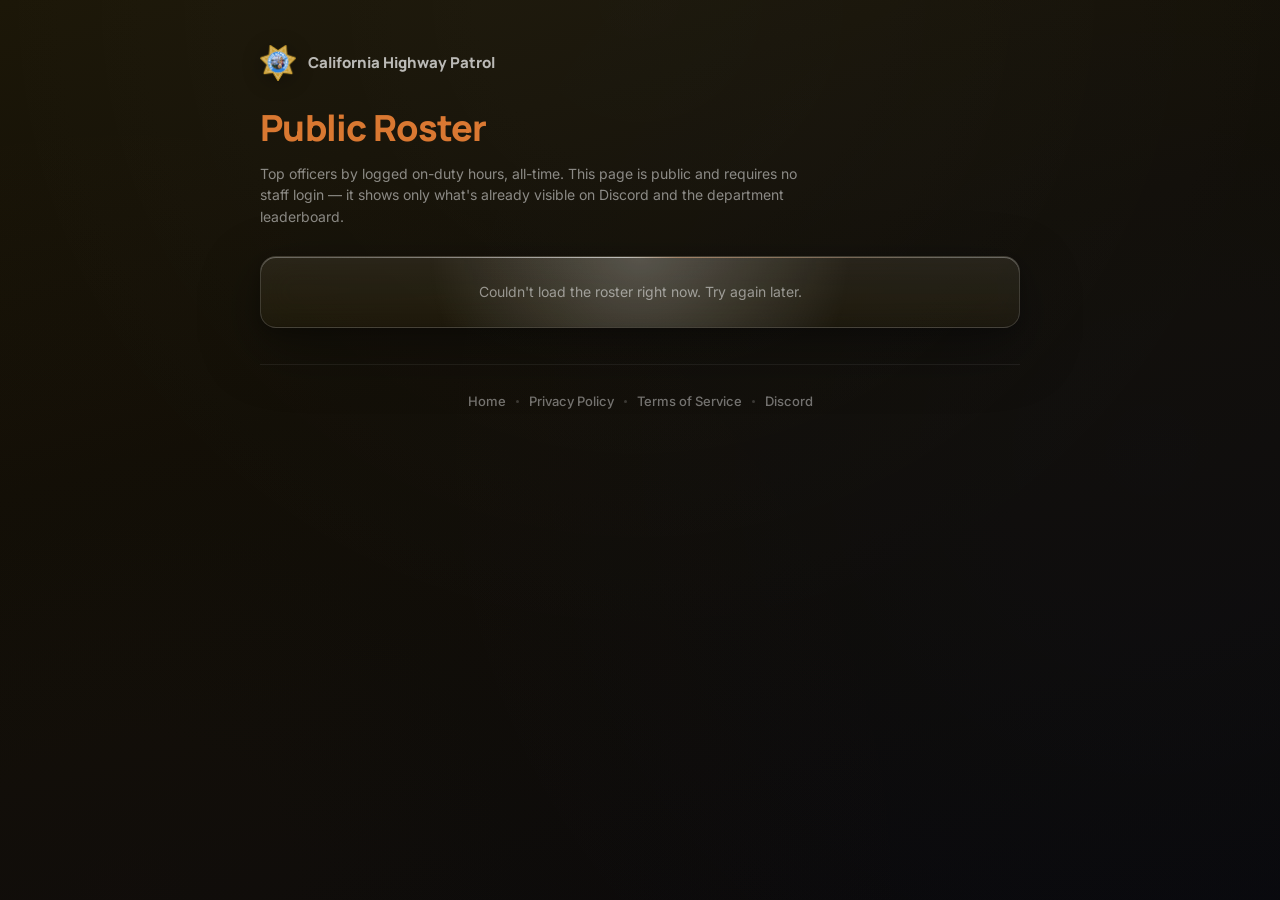
<file: dashboard/roster.html>
<!DOCTYPE html>
<html lang="en">
<head>
<meta charset="UTF-8">
<meta name="viewport" content="width=device-width, initial-scale=1.0">
<title>CHP Public Roster</title>
<link rel="icon" href="../assets/images/chp-badge.png">
<link rel="preconnect" href="https://fonts.googleapis.com">
<link rel="preconnect" href="https://fonts.gstatic.com" crossorigin>
<link href="https://fonts.googleapis.com/css2?family=Manrope:wght@500;600;700;800&family=Inter:wght@400;500;600&family=Playfair+Display:ital,wght@1,500;1,600&display=swap" rel="stylesheet">
<link rel="stylesheet" href="../assets/chp-theme.css">
<link rel="stylesheet" href="app.css?v=20260725">
<style>
  /* Standalone public page - deliberately not app.html's authenticated
     shell (no sidebar, no session bootstrap). Reuses index.html's dark
     gold gradient + Liquid Glass card treatment (see app.css's shared
     --glass-* tokens), just not its split-screen login layout - this page
     has no sign-in form to split against. */
  * { box-sizing: border-box; }
  html, body { margin: 0; min-height: 100%; }
  body {
    font-family: "Inter", -apple-system, BlinkMacSystemFont, "Segoe UI", system-ui, sans-serif;
    background: linear-gradient(165deg, #1c1708 0%, #100d06 40%, #08080b 100%);
    color: #fff;
    min-height: 100vh;
    padding: clamp(24px, 5vh, 56px) clamp(20px, 5vw, 48px);
  }

  .roster-wrap {
    max-width: 760px;
    margin: 0 auto;
  }

  .roster-header {
    display: flex;
    align-items: center;
    gap: 12px;
    margin-bottom: 8px;
  }
  .roster-badge { width: 36px; height: 36px; filter: drop-shadow(0 3px 10px rgba(0,0,0,0.4)); }
  .roster-brand {
    font-family: "Manrope", sans-serif;
    font-weight: 800;
    font-size: 15px;
    color: rgba(255,255,255,0.7);
  }

  .roster-title {
    margin: 18px 0 6px;
    font-family: "Manrope", sans-serif;
    font-weight: 800;
    font-size: clamp(26px, 4vw, 36px);
    letter-spacing: -0.02em;
    color: var(--chp-gold-bright, #c9a66b);
  }
  .roster-subtitle {
    margin: 0 0 28px;
    max-width: 560px;
    font-size: 14px;
    line-height: 1.55;
    color: rgba(255,255,255,0.5);
  }

  .roster-stats {
    display: flex;
    flex-wrap: wrap;
    gap: 12px;
    margin-bottom: 28px;
  }
  .roster-stat {
    flex: 1 1 160px;
    padding: 16px 18px;
    border-radius: 16px;
  }
  .roster-stat-value {
    font-family: "Manrope", sans-serif;
    font-weight: 800;
    font-size: 26px;
    color: #fff;
  }
  .roster-stat-label {
    margin-top: 2px;
    font-size: 12px;
    color: rgba(255,255,255,0.45);
  }

  .roster-list {
    list-style: none;
    margin: 0;
    padding: 0;
    display: flex;
    flex-direction: column;
    gap: 8px;
  }
  .roster-row {
    display: flex;
    align-items: center;
    gap: 14px;
    padding: 12px 16px;
    border-radius: 14px;
  }
  .roster-position {
    width: 26px;
    flex-shrink: 0;
    text-align: center;
    font-family: "Manrope", sans-serif;
    font-weight: 800;
    font-size: 14px;
    color: rgba(255,255,255,0.4);
  }
  .roster-avatar {
    width: 40px;
    height: 40px;
    border-radius: 50%;
    object-fit: cover;
    border: 1px solid rgba(255,255,255,0.15);
    flex-shrink: 0;
  }
  .roster-identity { display: flex; flex-direction: column; min-width: 0; flex: 1; }
  .roster-name {
    font-family: "Manrope", sans-serif;
    font-weight: 700;
    font-size: 14px;
    color: #fff;
    overflow: hidden;
    text-overflow: ellipsis;
    white-space: nowrap;
  }
  .roster-rank {
    font-size: 12px;
    color: rgba(255,255,255,0.45);
  }
  .roster-hours {
    font-family: "Manrope", sans-serif;
    font-weight: 700;
    font-size: 13px;
    color: var(--chp-gold-bright, #c9a66b);
    flex-shrink: 0;
  }

  .roster-empty, .roster-error {
    padding: 24px;
    border-radius: 16px;
    text-align: center;
    color: rgba(255,255,255,0.5);
    font-size: 14px;
  }

  .site-links {
    display: flex;
    justify-content: center;
    align-items: center;
    flex-wrap: wrap;
    gap: 2px;
    margin-top: 36px;
    padding-top: 20px;
    border-top: 1px solid rgba(255,255,255,0.07);
  }
  .site-link {
    font-family: "Inter", sans-serif;
    font-size: 13px;
    font-weight: 500;
    color: rgba(255,255,255,0.42);
    text-decoration: none;
    white-space: nowrap;
    padding: 6px 8px;
    border-radius: 8px;
    transition: color 0.2s ease, background 0.2s ease;
  }
  .site-link:hover { color: var(--chp-gold-bright, #c9a66b); background: rgba(194,102,31,0.08); }
  .site-link-dot { width: 3px; height: 3px; border-radius: 50%; background: rgba(255,255,255,0.18); flex-shrink: 0; }
</style>
</head>
<body>
<div class="roster-wrap">
  <div class="roster-header">
    <img class="roster-badge" src="../assets/images/chp-badge.png" alt="">
    <span class="roster-brand">California Highway Patrol</span>
  </div>

  <h1 class="roster-title">Public Roster</h1>
  <p class="roster-subtitle">
    Top officers by logged on-duty hours, all-time. This page is public and
    requires no staff login — it shows only what's already visible on
    Discord and the department leaderboard.
  </p>

  <div class="roster-stats" id="rosterStats" hidden></div>

  <ul class="roster-list liquid-glass-list" id="rosterList"></ul>
  <div class="roster-empty liquid-glass" id="rosterEmpty" hidden>No duty hours logged yet.</div>
  <div class="roster-error liquid-glass" id="rosterError" hidden>Couldn't load the roster right now. Try again later.</div>

  <nav class="site-links" aria-label="Resource links">
    <a class="site-link" href="index.html">Home</a>
    <span class="site-link-dot" aria-hidden="true"></span>
    <a class="site-link" href="../pp.html">Privacy Policy</a>
    <span class="site-link-dot" aria-hidden="true"></span>
    <a class="site-link" href="../tos.html">Terms of Service</a>
    <span class="site-link-dot" aria-hidden="true"></span>
    <a class="site-link" href="https://discord.gg/7fyPz8fMq6" target="_blank" rel="noopener noreferrer">Discord</a>
  </nav>
</div>

<script>
  // Standalone page - app.js isn't loaded here, so a small local escapeHtml
  // mirrors the one used elsewhere in this codebase (e.g. app.js's own
  // escapeHtml, and the same escaping index.html's review carousel relies
  // on via textContent) rather than pulling in the whole authenticated
  // dashboard bundle for one page.
  function escapeHtml(str) {
    return String(str).replace(/[&<>"']/g, (c) => ({ "&": "&amp;", "<": "&lt;", ">": "&gt;", '"': "&quot;", "'": "&#39;" }[c]));
  }

  function avatarUrlFor(userId, avatarHash, size) {
    return avatarHash
      ? `https://cdn.discordapp.com/avatars/${userId}/${avatarHash}.png?size=${size}`
      : `https://cdn.discordapp.com/embed/avatars/0.png`;
  }
  // Same hardening as app.js's delegated avatar-fallback listener - a stale
  // avatar hash shouldn't leave a permanently broken image icon on this
  // public, unauthenticated page.
  document.addEventListener(
    "error",
    (e) => {
      const el = e.target;
      if (
        el instanceof HTMLImageElement &&
        el.src.startsWith("https://cdn.discordapp.com/avatars/") &&
        !el.dataset.avatarFallbackApplied
      ) {
        el.dataset.avatarFallbackApplied = "true";
        el.src = "https://cdn.discordapp.com/embed/avatars/0.png";
      }
    },
    true
  );

  function formatHours(totalSeconds) {
    const hours = Math.floor((totalSeconds || 0) / 3600);
    return `${hours.toLocaleString()}h`;
  }

  (function loadPublicRoster() {
    const WORKER_URL = "https://chp-dashboard-api.aidenspearb.workers.dev";
    const listEl = document.getElementById("rosterList");
    const emptyEl = document.getElementById("rosterEmpty");
    const errorEl = document.getElementById("rosterError");
    const statsEl = document.getElementById("rosterStats");

    fetch(`${WORKER_URL}/api/roster/public`)
      .then((r) => (r.ok ? r.json() : Promise.reject(new Error("bad status"))))
      .then((data) => {
        const entries = (data && data.entries) || [];
        const stats = data && data.stats;

        if (stats) {
          statsEl.hidden = false;
          statsEl.innerHTML = `
            <div class="roster-stat liquid-glass">
              <div class="roster-stat-value">${Number(stats.totalMembers || 0).toLocaleString()}</div>
              <div class="roster-stat-label">Officers with logged duty time</div>
            </div>
            <div class="roster-stat liquid-glass">
              <div class="roster-stat-value">${Number(stats.totalHours || 0).toLocaleString()}h</div>
              <div class="roster-stat-label">Total hours logged, all-time</div>
            </div>
          `;
        }

        if (!entries.length) {
          emptyEl.hidden = false;
          return;
        }

        listEl.innerHTML = entries
          .map((entry) => {
            const avatarUrl = avatarUrlFor(entry.userId, entry.avatar, 64);
            return `
              <li class="roster-row liquid-glass">
                <span class="roster-position">${entry.position}</span>
                <img class="roster-avatar" src="${avatarUrl}" alt="" width="40" height="40">
                <span class="roster-identity">
                  <span class="roster-name">${escapeHtml(entry.username || "Unknown")}</span>
                  ${entry.rank ? `<span class="roster-rank">${escapeHtml(entry.rank)}</span>` : ""}
                </span>
                <span class="roster-hours">${formatHours(entry.totalSeconds)}</span>
              </li>
            `;
          })
          .join("");
      })
      .catch(() => {
        errorEl.hidden = false;
      });
  })();
</script>
</body>
</html>
</file>
<file: assets/chp-theme.css>
/* Bug fix: any element's own class setting an unconditional `display`
   (flex/grid/block/etc) beats the browser's UA-stylesheet
   `[hidden] { display: none }` rule at equal specificity - author styles
   always win ties over UA styles. Concretely: an element with both a
   layout class and the `hidden` attribute stays visible regardless of
   `.hidden = true` in JS, unless something re-asserts `display: none` at
   equal-or-higher priority. This global rule guarantees `hidden` always
   wins site-wide, on every page that loads this stylesheet, instead of
   requiring every future `class="foo" hidden` element to be remembered
   and special-cased one at a time. */
[hidden] { display: none !important; }

:root {
  --chp-black:        #08080b;
  --chp-black-soft:   #111116;
  /* Dark orange/black palette (was gold) - and deliberately less saturated/
     bright than the old gold (#e3c896 -> #d9762f) since this replaces a
     palette that was reported as too glowy/eye-straining, not just a
     different hue on the same brightness. */
  --chp-gold:         #c2661f;
  --chp-gold-bright:  #d9762f;
  --chp-gold-dim:     #7a4318;
  --chp-gold-soft:    rgba(194,102,31,0.8);
  --chp-text:         #ede9e0;
  --chp-text-muted:   #8a857a;
  --chp-text-faint:   #4a4640;

  /* Liquid glass surface tokens - blur/saturate/shadow all turned down from
     the original "liquid glass" treatment (reported as excessive glow /
     hard on the eyes). Surfaces are now closer to plain flat panels: less
     blur, less saturation boost, and shadows/highlights roughly halved. */
  --glass-tint:         rgba(255,255,255,0.03);
  --glass-tint-soft:    rgba(255,255,255,0.008);
  --glass-bg:           rgba(255,255,255,0.025);
  --glass-bg-hover:     rgba(255,255,255,0.04);
  --glass-border:       rgba(255,255,255,0.10);
  --glass-border-gold:  rgba(194,102,31,0.14);
  --glass-highlight:    rgba(255,255,255,0.22);
  --glass-blur:         blur(4px) saturate(120%);
  --glass-blur-heavy:   blur(7px) saturate(130%);
  --glass-shadow:
    inset 0 1px 0 rgba(255,255,255,0.14),
    inset 0 -1px 0 rgba(0,0,0,0.10),
    0 4px 16px rgba(0,0,0,0.18),
    0 1px 4px  rgba(0,0,0,0.10);
  --glass-shadow-raised:
    inset 0 1px 0 rgba(255,255,255,0.18),
    inset 0 -1px  0 rgba(0,0,0,0.12),
    0 10px 28px rgba(0,0,0,0.24),
    0 2px  8px rgba(0,0,0,0.14);

  /* Easing — use these everywhere instead of one-off cubic-beziers */
  --ease-spring:   cubic-bezier(0.34, 1.56, 0.64, 1);
  --ease-out-expo: cubic-bezier(0.16, 1, 0.3, 1);
  --ease-smooth:   cubic-bezier(0.22, 1, 0.36, 1);
}

/* ─── Base ────────────────────────────────────────────────────────────── */
html {
  background: var(--chp-black);
  color: var(--chp-text);
  font-family: -apple-system, BlinkMacSystemFont, "SF Pro Text", "Segoe UI", system-ui, sans-serif;
  font-size: 16px;
  line-height: 1.6;
  -webkit-font-smoothing: antialiased;
}

body {
  min-height: 100vh;
  background: radial-gradient(ellipse 100% 70% at 50% -5%, #2a1d00 0%, #0c0a08 50%, #08080b 100%);
  overflow-x: hidden;
}

.chp-scene {
  position: fixed;
  inset: 0;
  pointer-events: none;
  z-index: 0;
  overflow: hidden;
  background:
    radial-gradient(ellipse 90% 70% at 50% -5%, #2a1e00 0%, transparent 60%),
    radial-gradient(ellipse 60% 40% at 80% 100%, #201500 0%, transparent 55%),
    #08080b;
}

/* Sweeping gold beam — the signature accent */
.chp-beam {
  position: absolute;
  top: -20%;
  left: 50%;
  width: 2px;
  height: 160%;
  transform-origin: top center;
  pointer-events: none;
}

.chp-beam::before {
  content: "";
  position: absolute;
  inset: 0;
  width: 180px;
  left: -90px;
  background: linear-gradient(to bottom,
    transparent 0%,
    rgba(194,102,31,0.18) 20%,
    rgba(194,102,31,0.08) 55%,
    transparent 100%);
  filter: blur(18px);
  animation: beam-sweep 14s ease-in-out infinite;
}

.chp-beam::after {
  content: "";
  position: absolute;
  inset: 0;
  width: 60px;
  left: -30px;
  background: linear-gradient(to bottom,
    transparent 0%,
    rgba(255,220,140,0.22) 20%,
    rgba(194,102,31,0.10) 55%,
    transparent 100%);
  filter: blur(6px);
  animation: beam-sweep 14s ease-in-out infinite;
}

@keyframes beam-sweep {
  0%   { opacity: 0;    transform: rotate(-28deg); }
  8%   { opacity: 1; }
  45%  { opacity: 0.7;  transform: rotate(28deg); }
  52%  { opacity: 0; }
  100% { opacity: 0;    transform: rotate(-28deg); }
}

/* ─── Ambient orbs ────────────────────────────────────────────────────── */
.chp-orb {
  position: absolute;
  border-radius: 50%;
  filter: blur(90px);
  opacity: 0.85;
  will-change: transform, translate;
  /* Scroll-linked parallax offset (page script sets --chp-parallax-y
     continuously as you scroll). Uses the standalone `translate` property
     rather than folding into `transform` deliberately - `translate` and
     `transform` compose additively (CSS Transforms Level 2), so this layers
     on top of each orb's own orb-drift-N keyframe animation (which already
     owns `transform`) instead of fighting it for the same property. */
  translate: 0 var(--chp-parallax-y, 0px);
}

.chp-orb-1 {
  width: 650px; height: 650px;
  background: radial-gradient(circle, rgba(194,102,31,0.55) 0%, transparent 65%);
  top: -220px; left: -160px;
  animation: orb-drift-1 26s ease-in-out infinite;
}
.chp-orb-2 {
  width: 580px; height: 580px;
  background: radial-gradient(circle, rgba(120,140,255,0.30) 0%, transparent 65%);
  bottom: -180px; right: -140px;
  animation: orb-drift-2 30s ease-in-out infinite;
}
.chp-orb-3 {
  width: 420px; height: 420px;
  background: radial-gradient(circle, rgba(20,30,80,0.85) 0%, transparent 65%);
  filter: blur(70px);
  top: 38%; left: 52%;
  animation: orb-drift-3 28s ease-in-out infinite;
}
/* Extra warm gold bloom, center */
.chp-orb-4 {
  width: 800px; height: 300px;
  background: radial-gradient(ellipse, rgba(180,110,10,0.50) 0%, transparent 70%);
  filter: blur(80px);
  top: 20%; left: 50%;
  transform: translateX(-50%);
  animation: orb-drift-4 32s ease-in-out infinite;
}

@keyframes orb-drift-1 {
  0%,100% { transform: translate(0,0)         scale(1);    }
  33%      { transform: translate(70px,-50px)  scale(1.10); }
  66%      { transform: translate(-40px,60px)  scale(0.92); }
}
@keyframes orb-drift-2 {
  0%,100% { transform: translate(0,0)         scale(1);    }
  40%      { transform: translate(-60px,-70px) scale(1.12); }
  70%      { transform: translate(50px, 35px)  scale(0.90); }
}
@keyframes orb-drift-3 {
  0%,100% { transform: translate(0,0)         scale(1);    }
  50%      { transform: translate(-90px, 50px) scale(1.14); }
}
@keyframes orb-drift-4 {
  0%,100% { opacity: 0.60; transform: translateX(-50%) scaleX(1);    }
  50%      { opacity: 0.90; transform: translateX(-50%) scaleX(1.15); }
}

/* ─── Liquid glass surface ──────────────────────────────────────────────
   Lower blur + visible tint so the scene reads *through* the glass, with
   a pointer-driven specular highlight (--mx/--my, set by chp-paginate.js
   and index.html) standing in for real-time refraction. */
.chp-glass {
  position: relative;
  --mx: 50%;
  --my: 0%;

  background:
    linear-gradient(180deg, var(--glass-tint), var(--glass-tint-soft)),
    radial-gradient(circle at var(--mx) var(--my), rgba(255,255,255,0.16), transparent 55%),
    radial-gradient(circle at bottom right, rgba(0,0,0,0.10), transparent 55%);

  border: 1px solid var(--glass-border);
  border-radius: 20px;

  backdrop-filter: var(--glass-blur);
  -webkit-backdrop-filter: var(--glass-blur);

  box-shadow: var(--glass-shadow);

  transform: translateZ(0);
  will-change: transform, background, box-shadow, border-color;

  transition:
    transform 0.4s var(--ease-spring),
    background 0.3s var(--ease-smooth),
    border-color 0.3s var(--ease-smooth),
    box-shadow 0.3s var(--ease-smooth);
}

/* Specular sweep + grain, follows pointer via --mx/--my */
.chp-glass::before {
  content: "";
  position: absolute;
  inset: 0;
  border-radius: inherit;
  background:
    radial-gradient(circle at var(--mx) var(--my),
      rgba(255,255,255,0.30) 0%,
      rgba(255,255,255,0.08) 30%,
      transparent 60%),
    radial-gradient(circle at 10% 20%, rgba(255,255,255,0.04), transparent 40%),
    radial-gradient(circle at 80% 70%, rgba(255,255,255,0.03), transparent 45%);
  pointer-events: none;
  z-index: 1;
  transition: background 0.2s var(--ease-smooth);
  animation: shimmer 8s ease-in-out infinite;
}

@keyframes shimmer {
  0%,100% { opacity: 1; }
  50%      { opacity: 0.75; }
}

/* Thin refracted-light rim along the top edge */
.chp-glass::after {
  content: "";
  position: absolute;
  top: 0; left: 16px; right: 16px;
  height: 1px;
  background: linear-gradient(90deg,
    transparent 0%,
    rgba(194,102,31,0.45) 30%,
    rgba(255,255,255,0.55) 50%,
    rgba(194,102,31,0.45) 70%,
    transparent 100%);
  border-radius: 1px;
  pointer-events: none;
  z-index: 2;
}

.chp-glass > * { position: relative; z-index: 3; }

.chp-glass-raised {
  box-shadow: var(--glass-shadow-raised);
  border-color: rgba(255,255,255,0.20);
}

/* Light response on hover — glass brightens and lifts, no harsh zoom */
.chp-glass:hover {
  border-color: rgba(194,102,31,0.30);
  box-shadow:
    inset 0 1px 0 rgba(255,255,255,0.36),
    inset 0 -1px 0 rgba(0,0,0,0.08),
    0 16px 46px rgba(0,0,0,0.26),
    0 0 0 1px rgba(194,102,31,0.12);
}

.chp-glass.chp-glass-card:hover {
  transform: translateY(-2px);
}

/* ─── Layout ──────────────────────────────────────────────────────────── */
.chp-wrap {
  position: relative;
  z-index: 2;
  max-width: 920px;
  margin: 0 auto;
  padding: 64px 22px 140px;
}

.chp-header {
  display: flex;
  align-items: center;
  gap: 20px;
  padding-bottom: 32px;
  margin-bottom: 40px;
  border-bottom: 1px solid var(--glass-border-gold);
  animation: fade-up 0.7s var(--ease-out-expo) both;
}

.chp-badge {
  width: 68px; height: 68px;
  object-fit: contain;
  filter: drop-shadow(0 0 16px rgba(194,102,31,0.45));
  transition: filter 0.4s var(--ease-smooth), transform 0.4s var(--ease-spring);
}
.chp-badge:hover {
  filter: drop-shadow(0 0 28px rgba(194,102,31,0.70));
  transform: scale(1.05) rotate(-2deg);
}

.chp-header h1 {
  font-size: 28px;
  font-weight: 700;
  letter-spacing: -0.02em;
  color: #fff;
  margin-bottom: 4px;
}

.chp-subtitle {
  color: var(--chp-text-muted);
  font-size: 14px;
  line-height: 1.55;
}

h2 {
  font-size: 18px;
  font-weight: 650;
  color: #fff;
  letter-spacing: -0.01em;
  margin-top: 0;
  padding-left: 14px;
  border-left: 2.5px solid var(--chp-gold);
}
h3 { font-size: 15px; font-weight: 600; color: rgba(255,255,255,0.88); margin-top: 20px; }
p, li { font-size: 15px; line-height: 1.65; color: var(--chp-text); }
ul, ol { padding-left: 22px; }
li { margin-bottom: 5px; }
a { color: var(--chp-gold-bright); transition: color 0.2s var(--ease-smooth); }
a:hover { color: #fff; }
strong { color: rgba(255,255,255,0.95); }
code {
  background: rgba(0,0,0,0.45);
  border: 1px solid var(--glass-border-gold);
  border-radius: 5px;
  padding: 1px 6px;
  font-size: 12.5px;
  font-family: "SF Mono", "JetBrains Mono", "Fira Code", monospace;
  color: var(--chp-gold-bright);
}

.chp-glass.chp-glass-card {
  padding: 28px 32px;
  margin: 16px 0;
  border-radius: 22px;
  animation: fade-up 0.6s var(--ease-out-expo) both;
}

.chp-notice {
  background: rgba(194,102,31,0.05);
  border: 1px solid rgba(194,102,31,0.16);
  border-radius: 16px;
  padding: 16px 22px;
  margin: 20px 0;
  font-size: 14px;
  line-height: 1.7;
  animation: fade-up 0.5s var(--ease-out-expo) 0.1s both;
  backdrop-filter: var(--glass-blur);
  -webkit-backdrop-filter: var(--glass-blur);
}

.chp-panel {
  background: rgba(255,255,255,0.03);
  border: 1px solid rgba(194,102,31,0.10);
  border-radius: 14px;
  padding: 16px 18px;
  margin: 14px 0;
  backdrop-filter: blur(6px) saturate(140%);
  -webkit-backdrop-filter: blur(6px) saturate(140%);
}

/* ─── Stat strip: animated "by the numbers" row for a changelog entry ──
   Used on the newest update page only - a quick, vibrant sense of scale
   before the reader dives into the bullet list. Numbers count up via JS
   (see chp-count-up in the page script); this file only owns the visual
   treatment so it stays reusable for any future page, not just changelog. */
.chp-stat-strip {
  display: flex;
  flex-wrap: wrap;
  gap: 10px;
  margin: 14px 0 20px;
}

.chp-stat {
  flex: 1 1 150px;
  position: relative;
  overflow: hidden;
  text-align: center;
  padding: 18px 12px 16px;
  border-radius: 14px;
  background: rgba(255,255,255,0.03);
  border: 1px solid var(--glass-border-gold);
  backdrop-filter: var(--glass-blur);
  -webkit-backdrop-filter: var(--glass-blur);
  opacity: 0;
  animation: fade-up 0.55s var(--ease-out-expo) both;
}
.chp-stat:nth-child(1) { animation-delay: 0.05s; }
.chp-stat:nth-child(2) { animation-delay: 0.16s; }
.chp-stat:nth-child(3) { animation-delay: 0.27s; }

/* Slow gold sweep across each card - a translateX pass, not the rotating
   beam-sweep keyframe used for large ambient background beams elsewhere in
   this theme (that one's rotation transform looks wrong at this small a
   size - purpose-built animation instead of reusing one designed for a
   different element). */
.chp-stat::before {
  content: "";
  position: absolute;
  top: 0; bottom: 0; left: -60%;
  width: 60%;
  background: linear-gradient(100deg, transparent, rgba(217,118,47,0.16), transparent);
  animation: stat-sweep 4.5s ease-in-out infinite;
  pointer-events: none;
}

@keyframes stat-sweep {
  0%   { left: -60%; }
  60%  { left: 120%; }
  100% { left: 120%; }
}

.chp-stat-value {
  font-size: 34px;
  font-weight: 800;
  line-height: 1.1;
  background: linear-gradient(135deg, var(--chp-gold-bright), #ffb066 55%, var(--chp-gold-bright));
  -webkit-background-clip: text;
  background-clip: text;
  color: transparent;
  letter-spacing: -0.01em;
  font-variant-numeric: tabular-nums;
}

.chp-stat-label {
  margin-top: 4px;
  font-size: 12px;
  color: var(--chp-text-muted);
  text-transform: uppercase;
  letter-spacing: 0.06em;
}

/* ─── Scroll reveal: a reusable "coming into focus" entrance - starts
   softly blurred, slightly scaled down and offset, and settles into place
   as the element crosses into view. This is the actual Apple-style effect
   (apple.com product pages use this exact blur+scale+translate combo, not
   a plain fade) - .chp-feature-card below is the main user, but any
   element can opt in by getting .chp-reveal + .is-visible from JS. ── */
.chp-reveal {
  opacity: 0;
  transform: translateY(22px) scale(0.97);
  filter: blur(6px);
  transition: opacity 0.7s var(--ease-out-expo), transform 0.7s var(--ease-out-expo),
              filter 0.7s var(--ease-out-expo);
  will-change: opacity, transform, filter;
}
.chp-reveal.is-visible {
  opacity: 1;
  transform: translateY(0) scale(1);
  filter: blur(0);
}
/* Respect reduced-motion users instead of forcing the effect on everyone -
   content still reveals, just instantly instead of animated. */
@media (prefers-reduced-motion: reduce) {
  .chp-reveal {
    transition-duration: 0.01s;
    filter: none;
    transform: none;
  }
}

/* ─── Feature grid: changelog details as scannable cards, not one long
   bulleted wall of text. Each card is a .chp-reveal instance staggered by
   JS-assigned transition-delay, so they settle into focus one after
   another as you scroll down instead of all fading in at once. ── */
.chp-feature-grid {
  display: grid;
  grid-template-columns: repeat(auto-fill, minmax(260px, 1fr));
  gap: 12px;
  margin: 16px 0 20px;
}

.chp-feature-card {
  position: relative;
  padding: 14px 16px 14px 18px;
  border-radius: 12px;
  background: rgba(255,255,255,0.025);
  border: 1px solid rgba(255,255,255,0.08);
  border-left: 3px solid var(--chp-gold);
  backdrop-filter: var(--glass-blur);
  -webkit-backdrop-filter: var(--glass-blur);
  transition: border-color 0.25s var(--ease-smooth), background 0.25s var(--ease-smooth),
              opacity 0.7s var(--ease-out-expo), transform 0.7s var(--ease-out-expo), filter 0.7s var(--ease-out-expo);
}
.chp-feature-card:hover {
  border-color: var(--chp-gold-bright);
  background: rgba(255,255,255,0.045);
}

.chp-feature-title {
  font-size: 13px;
  font-weight: 700;
  letter-spacing: 0.02em;
  color: var(--chp-gold-bright);
  text-transform: uppercase;
  margin: 0 0 4px;
}

.chp-feature-body {
  font-size: 14px;
  line-height: 1.55;
  color: var(--chp-text);
  margin: 0;
}

/* ─── Fixes highlight: a short, human list of specific things that were
   broken and now aren't - distinct from the feature grid above so "we
   fixed real bugs" reads as its own honest note, not buried mid-list. ── */
.chp-fixes {
  margin: 18px 0 8px;
  padding: 14px 16px;
  border-radius: 12px;
  background: rgba(120,140,255,0.045);
  border: 1px solid rgba(120,140,255,0.16);
}

.chp-fixes-heading {
  font-size: 12px;
  font-weight: 700;
  letter-spacing: 0.08em;
  text-transform: uppercase;
  color: #b9c2ff;
  margin: 0 0 8px;
}

.chp-fixes ul {
  margin: 0;
  padding-left: 0;
  list-style: none;
}
.chp-fixes li {
  position: relative;
  padding: 5px 0 5px 20px;
  font-size: 14px;
  line-height: 1.5;
  color: var(--chp-text);
}
.chp-fixes li::before {
  content: "✓";
  position: absolute;
  left: 0;
  color: #8ea0ff;
  font-weight: 700;
}

table {
  width: 100%;
  border-collapse: collapse;
  margin: 14px 0 20px;
  font-size: 14px;
  border-radius: 12px;
  overflow: hidden;
}

th, td {
  border: 1px solid rgba(194,102,31,0.18);
  padding: 9px 14px;
  text-align: left;
  vertical-align: top;
}
th {
  background: rgba(194,102,31,0.10);
  color: #fff;
  font-weight: 600;
  font-size: 13px;
  letter-spacing: 0.01em;
}
tr:hover td { background: rgba(255,255,255,0.03); transition: background 0.2s var(--ease-smooth); }

.chp-toc {
  display: flex;
  flex-direction: column;
  gap: 0;
  margin-bottom: 20px;
  animation: fade-up 0.5s var(--ease-out-expo) 0.15s both;
}

.chp-toc strong {
  font-size: 11px;
  letter-spacing: 0.08em;
  text-transform: uppercase;
  color: var(--chp-text-muted);
  padding: 0 4px 8px;
  display: block;
}

.chp-toc a {
  display: block;
  padding: 7px 4px;
  font-size: 14px;
  text-decoration: none;
  border-bottom: 1px solid rgba(194,102,31,0.10);
  color: var(--chp-text);
  transition: color 0.25s var(--ease-smooth), padding-left 0.25s var(--ease-spring);
}

.chp-toc a:hover {
  padding-left: 10px;
  color: var(--chp-gold-soft);
}

/* ─── Pagination: page wrappers ─────────────────────────────────────── */
.chp-page {
  display: none;
  opacity: 0;
  transform: translateY(14px) scale(0.985);
}
/* .chp-page also carries .chp-glass, whose background/::before use a
   radial-gradient positioned at --mx/--my. That gradient's radius (no
   explicit <size>, so it defaults to farthest-corner) is fine on a small
   card, but .chp-page is a very tall, page-length container - "transparent
   55%" of a multi-thousand-pixel farthest-corner distance covers most of
   the visible page in a bright white wash. This used to be masked
   somewhat by --mx/--my constantly moving with the cursor; now that the
   page-level highlight is frozen at a fixed point (see chp-paginate.js -
   .chp-page is excluded from pointer tracking on purpose, it was reading
   as a glow chasing the mouse around the screen), that same gradient sits
   permanently in one place and the wash becomes obvious. Overriding it
   here to a flat tint removes the wash while every smaller .chp-glass
   element (header, cards) keeps its normal specular highlight. */
.chp-page.chp-glass {
  background: linear-gradient(180deg, var(--glass-tint), var(--glass-tint-soft));
}
.chp-page.chp-glass::before {
  background:
    radial-gradient(circle at 10% 20%, rgba(255,255,255,0.04), transparent 40%),
    radial-gradient(circle at 80% 70%, rgba(255,255,255,0.03), transparent 45%);
}
.chp-page.is-active {
  display: block;
  animation: page-in 0.45s var(--ease-out-expo) both;
}
.chp-page.is-leaving {
  animation: page-out 0.3s var(--ease-smooth) forwards;
}

@keyframes page-in {
  from { opacity: 0; transform: translateY(14px) scale(0.985); }
  to   { opacity: 1; transform: translateY(0)    scale(1); }
}
@keyframes page-out {
  from { opacity: 1; transform: translateY(0)    scale(1); }
  to   { opacity: 0; transform: translateY(-10px) scale(1.01); }
}

/* ─── Floating pagination dock ───────────────────────────────────────── */
.chp-dock {
  position: fixed;
  display: flex;
  align-items: center;
  gap: 8px;

  left: 50%;
  bottom: 26px;
  transform: translateX(-50%);
  z-index: 100;

  padding: 10px 14px;
  border-radius: 999px;

  background:
    linear-gradient(180deg, rgba(255,255,255,0.10), rgba(255,255,255,0.02)),
    rgba(8,8,11,0.30);
  border: 1px solid rgba(255,255,255,0.14);

  backdrop-filter: blur(10px) saturate(160%);
  -webkit-backdrop-filter: blur(10px) saturate(160%);

  box-shadow:
    inset 0 1px 0 rgba(255,255,255,0.24),
    0 16px 50px rgba(0,0,0,0.40);

  animation: dock-rise 0.9s var(--ease-spring);
  transition: box-shadow 0.3s var(--ease-smooth), border-color 0.3s var(--ease-smooth);
}

@keyframes dock-rise {
  from { opacity: 0; transform: translateX(-50%) translateY(18px); }
  to   { opacity: 1; transform: translateX(-50%) translateY(0); }
}

/* subtle gold horizon line */
.chp-dock::before {
  content: "";
  position: absolute;
  top: 0;
  left: 18%;
  right: 18%;
  height: 1px;
  background: linear-gradient(90deg,
    transparent,
    rgba(194,102,31,0.55),
    transparent);
}

/* dock buttons */
.chp-dock button {
  background: transparent;
  border: none;
  color: var(--chp-gold-soft);
  font-size: 18px;
  padding: 6px 10px;
  border-radius: 999px;
  cursor: pointer;
  transition:
    transform 0.25s var(--ease-spring),
    background 0.25s var(--ease-smooth);
}

.chp-dock button:hover:not(:disabled) {
  background: rgba(194,102,31,0.14);
  transform: translateY(-1px);
}

.chp-dock button:active:not(:disabled) {
  transform: scale(0.92);
}

.chp-dock button:disabled {
  opacity: 0.3;
}

/* page indicator */
.chp-dock-label {
  font-size: 12px;
  color: rgba(237,233,224,0.65);
  min-width: 60px;
  text-align: center;
  font-variant-numeric: tabular-nums;
}

/* ─── Fallbacks ───────────────────────────────────────────────────────── */
@supports not (backdrop-filter: blur(1px)) {
  .chp-glass,
  .chp-dock,
  .chp-header,
  .chp-notice {
    background: rgba(20,20,25,0.92);
    backdrop-filter: none;
  }
}

@media (max-width: 768px) {
  .chp-wrap {
    padding: 48px 14px 120px;
  }

  .chp-header {
    flex-direction: column;
    align-items: flex-start;
    gap: 10px;
  }

  .chp-glass.chp-glass-card {
    padding: 18px 16px;
    border-radius: 18px;
  }

  .chp-dock {
    bottom: 18px;
    padding: 8px 10px;
    gap: 6px;
  }

  .chp-dock-label {
    font-size: 11px;
    min-width: 50px;
  }

  h2 { font-size: 16px; }
  p, li { font-size: 14px; }
}

/* ─── Global motion & polish ─────────────────────────────────────────── */
html {
  scroll-behavior: smooth;
}

img, video {
  transform: translateZ(0);
}

body::after {
  content: "";
  position: fixed;
  inset: 0;
  pointer-events: none;
  z-index: 0;
  background:
    radial-gradient(circle at 50% 0%, rgba(255,255,255,0.03), transparent 60%),
    radial-gradient(circle at 10% 100%, rgba(194,102,31,0.04), transparent 55%),
    radial-gradient(circle at 90% 50%, rgba(120,140,255,0.03), transparent 60%);
  mix-blend-mode: screen;
  opacity: 0.7;
}

html, body {
  max-width: 100vw;
  overflow-x: hidden;
}

.chp-glass,
.chp-glass-card,
.chp-header {
  position: relative;
  transform-style: preserve-3d;
}

/* ─── Changelog v3 UI overhaul ───────────────────────────────────────────
   Everything below is scoped to the newer "hero + categories" changelog
   layout (scripts/build_changelog_page.py). Older flat-list entries never
   render any of these classes, so this addition can't change how any
   existing page looks. */

:root {
  --chp-accent-blue: #7c9bff;
  --chp-accent-gold: #d9762f;
  --chp-accent-warm: #e2935a;
  --chp-scroll-accent: var(--chp-accent-gold);
}

/* Small helper every clickable pill/button in this section shares - a felt
   click, not just a registered one. */
.chp-bounce-tap { transition: transform 0.15s var(--ease-spring); }
.chp-bounce-tap:active { transform: scale(0.90); }

/* ─── Top scroll progress bar ────────────────────────────────────────── */
.chp-progress-bar {
  position: fixed;
  top: 0; left: 0;
  height: 3px;
  width: 0%;
  z-index: 300;
  background: linear-gradient(90deg, var(--chp-gold-dim), var(--chp-scroll-accent), #fff2);
  transition: width 0.12s linear, background 0.6s var(--ease-smooth);
  pointer-events: none;
}

/* ─── Page-wide cursor glow ──────────────────────────────────────────── */
/* ─── Left-side vertical timeline rail ───────────────────────────────── */
.chp-timeline-rail {
  position: fixed;
  top: 50%;
  left: max(24px, calc(50% - 560px));
  transform: translateY(-50%);
  z-index: 40;
  display: flex;
  flex-direction: column;
  align-items: center;
  gap: 22px;
  padding: 10px 0;
}
.chp-timeline-rail::before {
  content: "";
  position: absolute;
  top: -20px; bottom: -20px;
  left: 50%;
  width: 1.5px;
  background: linear-gradient(180deg, transparent, rgba(194,102,31,0.30) 15%, rgba(194,102,31,0.30) 85%, transparent);
  transform: translateX(-50%);
  z-index: -1;
}
.chp-rail-node {
  width: 9px; height: 9px;
  border-radius: 50%;
  background: var(--chp-black-soft);
  border: 1.5px solid var(--glass-border-gold);
  padding: 0;
  cursor: pointer;
  transition: background 0.3s var(--ease-smooth), border-color 0.3s var(--ease-smooth),
              transform 0.3s var(--ease-spring), box-shadow 0.3s var(--ease-smooth);
}
.chp-rail-node:hover { transform: scale(1.3); border-color: var(--chp-gold-bright); }
.chp-rail-node.is-active {
  background: var(--chp-scroll-accent);
  border-color: var(--chp-scroll-accent);
  box-shadow: 0 0 0 4px rgba(217,118,47,0.16);
  transform: scale(1.35);
}
@media (max-width: 1300px) {
  .chp-timeline-rail { display: none; }
}

/* ─── Hero moment cards ───────────────────────────────────────────────
   2-3 near-full-width statement cards for the biggest features this
   cycle, distinct from (and above) the dense category grid below them -
   one idea per screen, Apple product-page style. */
.chp-hero-features {
  display: flex;
  flex-direction: column;
  gap: 14px;
  margin: 22px 0 30px;
}

/* Labels a second hero-card group (e.g. "war story" bug writeups) as
   distinct from the entry's main 2-3 hero features above it, without
   needing a whole new visual language. */
.chp-hero-subheading {
  font-size: 13px;
  font-weight: 700;
  letter-spacing: 0.04em;
  text-transform: uppercase;
  color: var(--chp-text-muted);
  margin: 30px 0 12px;
}
.chp-hero-card {
  position: relative;
  padding: 26px 28px;
  border-radius: 20px;
  background: linear-gradient(135deg, rgba(217,118,47,0.08), rgba(255,255,255,0.02));
  border: 1px solid var(--glass-border-gold);
  backdrop-filter: var(--glass-blur);
  -webkit-backdrop-filter: var(--glass-blur);
  transform-style: preserve-3d;
  transition: border-color 0.3s var(--ease-smooth), box-shadow 0.3s var(--ease-smooth),
              opacity 0.7s var(--ease-out-expo), filter 0.7s var(--ease-out-expo);
}
.chp-hero-card:hover {
  border-color: var(--chp-gold-bright);
  box-shadow: 0 18px 46px rgba(0,0,0,0.30), 0 0 0 1px rgba(194,102,31,0.14);
}
.chp-hero-icon {
  width: 40px; height: 40px;
  display: flex; align-items: center; justify-content: center;
  border-radius: 12px;
  color: var(--chp-gold-bright);
  background: rgba(217,118,47,0.12);
  border: 1px solid var(--glass-border-gold);
  margin-bottom: 14px;
}
.chp-hero-icon svg { width: 22px; height: 22px; }
.chp-hero-title {
  font-size: 19px;
  font-weight: 700;
  color: #fff;
  letter-spacing: -0.01em;
  margin: 0 0 8px;
}
.chp-hero-body {
  font-size: 15px;
  line-height: 1.65;
  color: var(--chp-text);
  margin: 0;
  max-width: 62ch;
}

/* ─── Sticky nav / filter pills ──────────────────────────────────────── */
.chp-nav-pills {
  position: sticky;
  top: 12px;
  z-index: 60;
  display: flex;
  flex-wrap: wrap;
  gap: 6px;
  padding: 8px;
  margin: 6px 0 26px;
  border-radius: 999px;
  background: rgba(8,8,11,0.55);
  border: 1px solid var(--glass-border);
  backdrop-filter: blur(14px) saturate(160%);
  -webkit-backdrop-filter: blur(14px) saturate(160%);
}
.chp-pill {
  display: inline-flex;
  align-items: center;
  gap: 6px;
  padding: 7px 13px;
  border-radius: 999px;
  border: 1px solid transparent;
  background: transparent;
  color: var(--chp-text-muted);
  font-size: 12.5px;
  font-weight: 600;
  cursor: pointer;
  transition: color 0.25s var(--ease-smooth), background 0.25s var(--ease-smooth),
              border-color 0.25s var(--ease-smooth), transform 0.15s var(--ease-spring);
}
.chp-pill:active { transform: scale(0.92); }
.chp-pill-icon { width: 13px; height: 13px; display: inline-flex; }
.chp-pill-icon svg { width: 100%; height: 100%; }
.chp-pill:hover { color: #fff; background: rgba(255,255,255,0.06); }
.chp-pill.is-active {
  color: #fff;
  background: rgba(217,118,47,0.16);
  border-color: rgba(217,118,47,0.35);
}
.chp-pill.is-filtering {
  background: var(--chp-scroll-accent);
  color: #1a0f04;
  border-color: var(--chp-scroll-accent);
}

/* ─── Category sections ──────────────────────────────────────────────── */
.chp-category {
  position: relative;
  margin: 8px 0 6px;
  padding: 4px 0 4px 18px;
  border-left: 2px solid transparent;
  --cat-color: var(--chp-accent-gold);
}
.chp-category[data-accent="blue"] { --cat-color: var(--chp-accent-blue); }
.chp-category[data-accent="gold"] { --cat-color: var(--chp-accent-gold); }
.chp-category[data-accent="warm"] { --cat-color: var(--chp-accent-warm); }
.chp-category { border-left-color: color-mix(in srgb, var(--cat-color) 35%, transparent); }

.chp-category-watermark {
  position: absolute;
  top: -10px;
  right: -6px;
  width: 130px;
  height: 130px;
  color: var(--cat-color);
  opacity: 0.05;
  pointer-events: none;
  z-index: -1;
}
.chp-category-watermark svg { width: 100%; height: 100%; }

.chp-category-header {
  position: sticky;
  top: 64px;
  z-index: 20;
  display: flex;
  align-items: center;
  gap: 10px;
  padding: 8px 10px;
  margin-bottom: 14px;
  border-radius: 12px;
  /* Solid (not blurred) background - this element is position:sticky and
     present for every category simultaneously, so a backdrop-filter here
     means N always-live blur layers instead of one. A solid dark fill
     reads almost identically against this page's already-dark backdrop
     without the compositor cost. */
  background: rgba(10,10,13,0.88);
}
.chp-category-icon {
  width: 24px; height: 24px;
  display: flex; align-items: center; justify-content: center;
  color: var(--cat-color);
  flex-shrink: 0;
}
.chp-category-icon svg { width: 20px; height: 20px; }
.chp-category-title {
  font-size: 15.5px;
  font-weight: 700;
  color: #fff;
  letter-spacing: -0.005em;
  margin: 0;
  flex: 1;
}
.chp-anchor-link {
  display: inline-flex;
  align-items: center;
  gap: 5px;
  padding: 4px 9px;
  border-radius: 999px;
  border: 1px solid var(--glass-border);
  background: transparent;
  color: var(--chp-text-muted);
  font-size: 11px;
  cursor: pointer;
  opacity: 0;
  transition: opacity 0.25s var(--ease-smooth), color 0.2s var(--ease-smooth),
              border-color 0.2s var(--ease-smooth), transform 0.15s var(--ease-spring);
}
.chp-anchor-link svg { width: 12px; height: 12px; }
.chp-category-header:hover .chp-anchor-link,
.chp-anchor-link:focus-visible { opacity: 1; }
.chp-anchor-link:hover { color: #fff; border-color: var(--cat-color); }
.chp-anchor-link:active { transform: scale(0.9); }

/* ─── Item grid + cards (replaces the old flat feature grid for entries
   using the categories schema) ──────────────────────────────────────── */
.chp-item-grid {
  display: grid;
  grid-template-columns: repeat(auto-fill, minmax(270px, 1fr));
  gap: 12px;
  margin-bottom: 8px;
}
.chp-item-card {
  position: relative;
  padding: 16px 18px;
  border-radius: 14px;
  /* No backdrop-filter here on purpose: with 19+ of these cards on one
     entry, each running its own blur is the single biggest cost on this
     page (every blurred layer is its own GPU-composited surface). A flat
     tinted background looks nearly identical against the dark scene
     behind it, without the per-card blur cost. will-change is applied by
     JS only while a card is actually hovered (see page script), not here
     unconditionally - an idle card holds no extra compositor layer. */
  background: rgba(255,255,255,0.035);
  border: 1px solid rgba(255,255,255,0.08);
  border-left: 3px solid var(--cat-color, var(--chp-gold));
  transform-style: preserve-3d;
  transition: border-color 0.25s var(--ease-smooth), background 0.25s var(--ease-smooth),
              opacity 0.7s var(--ease-out-expo), filter 0.7s var(--ease-out-expo);
}
.chp-item-card:hover {
  background: rgba(255,255,255,0.045);
}
.chp-item-tags { display: flex; flex-wrap: wrap; gap: 5px; margin-bottom: 8px; }
.chp-tag {
  font-size: 10.5px;
  font-weight: 700;
  letter-spacing: 0.04em;
  text-transform: uppercase;
  color: var(--cat-color, var(--chp-gold-bright));
  background: color-mix(in srgb, var(--cat-color, var(--chp-gold)) 14%, transparent);
  border: 1px solid color-mix(in srgb, var(--cat-color, var(--chp-gold)) 30%, transparent);
  border-radius: 999px;
  padding: 2px 8px;
}
.chp-item-title {
  font-size: 14px;
  font-weight: 700;
  color: #fff;
  margin: 0 0 5px;
}
.chp-item-body {
  font-size: 13.5px;
  line-height: 1.6;
  color: var(--chp-text);
  margin: 0;
  display: -webkit-box;
  /* Most item bodies run 3-5 sentences - clamped at 3 lines nearly every
     card needed a click just to read the whole thing. 6 lines shows the
     full text on almost every card by default; "Read more" (hidden by
     the page script when a card isn't actually clamped) only appears on
     the handful that still overflow. */
  -webkit-line-clamp: 6;
  -webkit-box-orient: vertical;
  overflow: hidden;
  transition: -webkit-line-clamp 0.2s;
}
.chp-item-body.is-expanded {
  -webkit-line-clamp: unset;
  overflow: visible;
}
.chp-expand-btn {
  margin-top: 8px;
  background: transparent;
  border: none;
  padding: 0;
  font-size: 12px;
  font-weight: 600;
  color: var(--cat-color, var(--chp-gold-bright));
  cursor: pointer;
  transition: color 0.2s var(--ease-smooth), transform 0.15s var(--ease-spring);
}
.chp-expand-btn:hover { color: #fff; }
.chp-expand-btn:active { transform: scale(0.92); }

/* Inline mini before/after stat embedded on an individual card. */
.chp-before-after {
  display: flex;
  align-items: center;
  gap: 6px;
  margin-top: 10px;
  padding: 6px 10px;
  border-radius: 8px;
  background: rgba(255,255,255,0.03);
  border: 1px solid var(--glass-border);
  font-size: 11.5px;
  flex-wrap: wrap;
}
.chp-ba-label { color: var(--chp-text-muted); margin-right: 2px; }
.chp-ba-before { color: var(--chp-text-muted); text-decoration: line-through; }
.chp-ba-arrow { color: var(--cat-color, var(--chp-gold-bright)); }
.chp-ba-after { color: #fff; font-weight: 700; }

/* ─── Divider motif between categories ───────────────────────────────── */
.chp-divider-motif {
  display: flex;
  justify-content: center;
  color: var(--chp-gold-dim);
  opacity: 0.6;
  margin: 22px 0;
}

/* ─── Odometer digit-roll stat numbers ───────────────────────────────── */
.chp-odometer {
  position: relative;
  display: inline-flex;
  font-size: 34px;
  font-weight: 800;
  line-height: 1.1;
  letter-spacing: -0.01em;
  font-variant-numeric: tabular-nums;
  color: var(--chp-gold-bright);
}
.chp-odometer-digit {
  position: relative;
  width: 0.62em;
  height: 1.15em;
  overflow: hidden;
  display: inline-block;
}
.chp-odometer-inner {
  position: absolute;
  left: 0; top: 0;
  display: flex;
  flex-direction: column;
  transition: transform 0.9s var(--ease-spring);
  transform: translateY(calc(-1em * var(--d, 0)));
  background: linear-gradient(135deg, var(--chp-gold-bright), #ffb066 55%, var(--chp-gold-bright));
  -webkit-background-clip: text;
  background-clip: text;
  color: transparent;
}
.chp-odometer-inner span {
  height: 1.15em;
  line-height: 1.15em;
  text-align: center;
}
.chp-odometer-static {
  background: linear-gradient(135deg, var(--chp-gold-bright), #ffb066 55%, var(--chp-gold-bright));
  -webkit-background-clip: text;
  background-clip: text;
  color: transparent;
}
/* Completion sparkle - a brief radial flash the instant the slowest digit
   settles, a small "done" cue rather than the numbers just stopping flat. */
.chp-stat { position: relative; }
.chp-stat::after {
  content: "";
  position: absolute;
  inset: 0;
  border-radius: inherit;
  background: radial-gradient(circle at 50% 40%, rgba(255,220,150,0.55), transparent 60%);
  opacity: 0;
  pointer-events: none;
}
.chp-stat:has(.chp-odometer.is-complete)::after {
  animation: stat-flash 0.9s var(--ease-out-expo);
}
@keyframes stat-flash {
  0%   { opacity: 0; transform: scale(0.85); }
  30%  { opacity: 0.9; transform: scale(1.08); }
  100% { opacity: 0; transform: scale(1.25); }
}
/* Hover tooltip explaining what a stat actually counts. */
.chp-stat[data-tooltip]:hover::before {
  content: attr(data-tooltip);
  position: absolute;
  left: 50%;
  bottom: calc(100% + 10px);
  transform: translateX(-50%);
  width: max-content;
  max-width: 200px;
  padding: 7px 10px;
  border-radius: 8px;
  background: rgba(10,10,13,0.95);
  border: 1px solid var(--glass-border-gold);
  color: var(--chp-text);
  font-size: 11px;
  font-weight: 400;
  line-height: 1.4;
  text-align: center;
  z-index: 40;
  pointer-events: none;
  animation: fade-up 0.2s var(--ease-out-expo) both;
}

/* ─── Animated checkmarks in the fixes list ──────────────────────────── */
.chp-fixes li { display: flex; align-items: flex-start; gap: 8px; padding-left: 0; }
.chp-fixes li::before { content: none; }
.chp-checkmark {
  width: 16px; height: 16px;
  flex-shrink: 0;
  margin-top: 2px;
  color: #8ea0ff;
}
.chp-checkmark-path {
  stroke-dasharray: 20;
  stroke-dashoffset: 20;
  transition: stroke-dashoffset 0.5s var(--ease-out-expo);
}
.chp-fixes.is-visible .chp-checkmark-path {
  stroke-dashoffset: 0;
  transition-delay: 0.3s;
}

@media (max-width: 768px) {
  .chp-nav-pills { top: 6px; }
  .chp-category-header { top: 6px; }
  .chp-hero-card { padding: 20px 18px; }
  .chp-item-grid { grid-template-columns: 1fr; }
}

/* ─── Persistent (non-paginated) header, changelog page only ────────────
   chp-paginate.js groups every element before the first breakSelector
   match into its own leading page - useful on tos.html/pp.html where real
   overview content sits there, but on the changelog the only thing before
   the first .entry was the bare header, producing an empty-looking first
   page on load. Moving the header outside .chp-wrap keeps it visible on
   every page instead (a real improvement, not just a workaround) and
   means the paginator's first page starts on real content immediately. */
.chp-header-wrap {
  position: relative;
  z-index: 2;
  max-width: 920px;
  margin: 0 auto;
  padding: 64px 22px 0;
}
@media (max-width: 768px) {
  .chp-header-wrap { padding: 48px 14px 0; }
}

/* ─── fixes.html: dense filterable list, distinct from the changelog's
   padded item-cards ───────────────────────────────────────────────────
   Deliberately NO backdrop-filter and NO per-row will-change here - this
   page can have dozens of rows per section, and the changelog page
   already taught the lesson that many simultaneous blurred/GPU-promoted
   elements is the single biggest cost on a page like this. Rows are flat
   color + a left accent border, cheap regardless of how many exist. */
.chp-fix-section {
  position: relative;
  margin: 10px 0 6px;
  padding: 4px 0 4px 18px;
  border-left: 2px solid transparent;
  --cat-color: var(--chp-accent-gold);
}
.chp-fix-section[data-accent="blue"] { --cat-color: var(--chp-accent-blue); }
.chp-fix-section[data-accent="gold"] { --cat-color: var(--chp-accent-gold); }
.chp-fix-section[data-accent="warm"] { --cat-color: var(--chp-accent-warm); }
.chp-fix-section { border-left-color: color-mix(in srgb, var(--cat-color) 35%, transparent); }

.chp-fix-count {
  font-size: 12px;
  color: var(--chp-text-muted);
  white-space: nowrap;
}

.chp-fix-list {
  list-style: none;
  margin: 0 0 8px;
  padding: 0;
}
.chp-fix-row {
  display: flex;
  align-items: flex-start;
  gap: 10px;
  padding: 10px 12px;
  border-radius: 10px;
  border-left: 2px solid transparent;
  font-size: 14px;
  line-height: 1.55;
  color: var(--chp-text);
  transition: background 0.2s var(--ease-smooth), border-color 0.2s var(--ease-smooth);
}
.chp-fix-row:hover {
  background: rgba(255,255,255,0.03);
  border-left-color: var(--cat-color, var(--chp-gold));
}
.chp-fix-row .chp-checkmark {
  width: 16px; height: 16px;
  flex-shrink: 0;
  margin-top: 3px;
  color: var(--cat-color, var(--chp-gold-bright));
}
.chp-fix-row .chp-checkmark-path {
  stroke-dasharray: 20;
  stroke-dashoffset: 20;
  transition: stroke-dashoffset 0.5s var(--ease-out-expo);
}
.chp-fix-row.is-visible .chp-checkmark-path {
  stroke-dashoffset: 0;
  transition-delay: 0.15s;
}

@media (max-width: 768px) {
  .chp-fix-row { font-size: 13.5px; padding: 8px 10px; }
}
</file>
<file: dashboard/app.css>
* { box-sizing: border-box; }

/* Bug fix: any class that sets its own unconditional `display` (flex/grid/
   block/etc) beats the browser's UA-stylesheet `[hidden] { display: none }`
   rule at equal specificity, since author styles always win ties over UA
   styles - so an element with BOTH a layout class and the `hidden`
   attribute stays visible regardless of `.hidden = true`. This exact bug
   had already been individually patched 8 separate times elsewhere in this
   file (search "[hidden] { display: none }" below) for whichever element
   happened to get noticed - card-grid, leaderboard-list, on-duty-list,
   current-shift-on/off, history-list, and ~25 others never got the same
   treatment. One global, maximum-specificity rule closes all of them at
   once instead of relying on remembering to patch every future one by hand. */
[hidden] { display: none !important; }

/* ── Liquid Glass system ──────────────────────────────────────────────
   One shared set of tokens + a `.liquid-glass` class used everywhere the
   dashboard wants the "real" Apple liquid-glass look (specular highlight +
   depth), instead of the ~6 ad hoc `backdrop-filter: blur() saturate()`
   declarations that used to be duplicated across .sidebar and friends.
   --glass-bg is derived from the user's chosen --chp-bg-* vars (Personal
   Settings > Appearance) rather than a hardcoded color, so the glass tint
   always matches whatever background the user picked. */
:root {
  --glass-blur: 16px;
  --glass-sat: 180%;
  --glass-bg: color-mix(in srgb, var(--chp-bg-1, #1c1708) 45%, transparent);
  --glass-border: rgba(255,255,255,0.14);
  --glass-shadow-outer: 0 20px 60px rgba(0,0,0,0.45), 0 4px 16px rgba(0,0,0,0.25);
  --glass-shadow-inset: inset 0 1px 0 rgba(255,255,255,0.30), inset 0 -1px 0 rgba(0,0,0,0.12);

  /* Shared transition durations (item 12) - reuse --ease-smooth from
     assets/chp-theme.css so panel/tab/hover motion reads as one system
     instead of hand-tuned per element. */
  --transition-fast: 150ms var(--ease-smooth, ease);
  --transition-base: 250ms var(--ease-smooth, ease);
}

/* ── Apple-style overlay scrollbars ───────────────────────────────────
   Every scrollable region on the dashboard (.content, sidebar nav, AI
   panel, dropdowns, etc.) shares this: the thumb is fully transparent at
   rest so scrollbars don't visually clutter the page, and only fades in
   (a) on hover/focus, or (b) while attachAutoHideScrollbar (app.js) has
   toggled the .is-scrolling class on during/just-after an actual scroll
   event - the same "appears only while you're using it" behavior as
   macOS/iOS. Both engines: Firefox via scrollbar-color, everything else
   via the ::-webkit-scrollbar pseudo-elements. */
.content,
.sidebar-nav-scroll,
.ai-messages,
.sidebar-float-panel,
.notif-dropdown-panel,
.on-duty-list,
.auto-scrollbar {
  scrollbar-width: thin;
  scrollbar-color: transparent transparent;
}
.content:hover, .content.is-scrolling,
.sidebar-nav-scroll:hover, .sidebar-nav-scroll.is-scrolling,
.ai-messages:hover, .ai-messages.is-scrolling,
.sidebar-float-panel:hover, .sidebar-float-panel.is-scrolling,
.notif-dropdown-panel:hover, .notif-dropdown-panel.is-scrolling,
.on-duty-list:hover, .on-duty-list.is-scrolling,
.auto-scrollbar:hover, .auto-scrollbar.is-scrolling {
  scrollbar-color: rgba(194,102,31,0.45) transparent;
}
.content::-webkit-scrollbar,
.sidebar-nav-scroll::-webkit-scrollbar,
.ai-messages::-webkit-scrollbar,
.sidebar-float-panel::-webkit-scrollbar,
.notif-dropdown-panel::-webkit-scrollbar,
.on-duty-list::-webkit-scrollbar,
.auto-scrollbar::-webkit-scrollbar {
  width: 6px;
}
.content::-webkit-scrollbar-track,
.sidebar-nav-scroll::-webkit-scrollbar-track,
.ai-messages::-webkit-scrollbar-track,
.sidebar-float-panel::-webkit-scrollbar-track,
.notif-dropdown-panel::-webkit-scrollbar-track,
.on-duty-list::-webkit-scrollbar-track,
.auto-scrollbar::-webkit-scrollbar-track {
  background: transparent;
}
.content::-webkit-scrollbar-thumb,
.sidebar-nav-scroll::-webkit-scrollbar-thumb,
.ai-messages::-webkit-scrollbar-thumb,
.sidebar-float-panel::-webkit-scrollbar-thumb,
.notif-dropdown-panel::-webkit-scrollbar-thumb,
.on-duty-list::-webkit-scrollbar-thumb,
.auto-scrollbar::-webkit-scrollbar-thumb {
  background: transparent;
  border-radius: 6px;
  transition: background 0.25s ease;
}
.content:hover::-webkit-scrollbar-thumb, .content.is-scrolling::-webkit-scrollbar-thumb,
.sidebar-nav-scroll:hover::-webkit-scrollbar-thumb, .sidebar-nav-scroll.is-scrolling::-webkit-scrollbar-thumb,
.ai-messages:hover::-webkit-scrollbar-thumb, .ai-messages.is-scrolling::-webkit-scrollbar-thumb,
.sidebar-float-panel:hover::-webkit-scrollbar-thumb, .sidebar-float-panel.is-scrolling::-webkit-scrollbar-thumb,
.notif-dropdown-panel:hover::-webkit-scrollbar-thumb, .notif-dropdown-panel.is-scrolling::-webkit-scrollbar-thumb,
.on-duty-list:hover::-webkit-scrollbar-thumb, .on-duty-list.is-scrolling::-webkit-scrollbar-thumb,
.auto-scrollbar:hover::-webkit-scrollbar-thumb, .auto-scrollbar.is-scrolling::-webkit-scrollbar-thumb {
  background: rgba(194,102,31,0.5);
}

/* Base surface: translucent tint + layered shadow for depth. No SVG filter
   here on purpose - `.liquid-glass-distort` (below) is the opt-in for the
   handful of "hero" surfaces that get the real refraction look; this class
   alone is cheap enough to use on repeating rows. */
.liquid-glass {
  position: relative;
  --mx: 50%;
  --my: 0%;
  background:
    linear-gradient(180deg, rgba(255,255,255,0.07), rgba(255,255,255,0.015)),
    var(--glass-bg);
  border: 1px solid var(--glass-border);
  backdrop-filter: blur(var(--glass-blur)) saturate(var(--glass-sat));
  -webkit-backdrop-filter: blur(var(--glass-blur)) saturate(var(--glass-sat));
  box-shadow: var(--glass-shadow-outer), var(--glass-shadow-inset);
}

/* Top-edge specular highlight - a thin refracted-light rim, brighter where
   the pointer currently is (attachGlassPointerTracking in app.js moves
   --mx/--my on hero surfaces; on untracked surfaces it just sits centered
   at the top edge). */
.liquid-glass::before {
  content: "";
  position: absolute;
  inset: 0;
  border-radius: inherit;
  background:
    radial-gradient(circle at var(--mx) var(--my), rgba(255,255,255,0.22) 0%, transparent 55%),
    linear-gradient(90deg, transparent 8%, rgba(255,255,255,0.45) 48%, rgba(194,102,31,0.4) 55%, transparent 92%);
  background-repeat: no-repeat;
  background-size: 100% 100%, 100% 1px;
  background-position: 0 0, 0 0;
  pointer-events: none;
  border-radius: inherit;
  z-index: 0;
}
.liquid-glass > * { position: relative; z-index: 1; }

/* Low-intensity SVG refraction/displacement - opt-in only, and only on the
   small fixed set of hero surfaces named in the plan (sidebar, login card,
   AI panel, loading overlay card). Never on repeating rows for performance.

   IMPORTANT: the filter must never sit on the panel itself - `filter`
   distorts EVERY pixel of the element it's applied to, including text
   glyphs rendered inside it, which is what caused names/messages inside
   the AI panel and login card to render "wobbly". Instead it lives on a
   dedicated ::after layer with no text content of its own, positioned
   behind the actual content (z-index: 0, same layer as ::before) - it
   re-applies the backdrop blur through the distortion so the refraction
   effect still reads on the blurred background, while real content
   (lifted to z-index: 1 by `.liquid-glass > *` above) stays crisp. */
.liquid-glass-distort {
  position: relative;
}
.liquid-glass-distort::after {
  content: "";
  position: absolute;
  inset: 0;
  border-radius: inherit;
  backdrop-filter: blur(var(--glass-blur)) saturate(var(--glass-sat));
  -webkit-backdrop-filter: blur(var(--glass-blur)) saturate(var(--glass-sat));
  filter: url(#liquid-glass-distort);
  pointer-events: none;
  z-index: 0;
}

/* will-change is only ever turned on while a pointer is actively tracked
   (see attachGlassPointerTracking in app.js), and removed again shortly
   after the last move - never left on permanently. */
.glass-tracking {
  will-change: transform;
}

@media (prefers-reduced-motion: reduce) {
  .liquid-glass-distort {
    filter: none;
  }
}

/* Manual opt-out (Personal Settings > Appearance > Reduce visual effects),
   toggled live by app.js so it takes effect without a page reload. */
.liquid-glass-distort.liquid-glass-distort-off {
  filter: none;
}

html, body {
  height: 100%;
  overflow: hidden;
  margin: 0;
  font-family: "Inter", -apple-system, BlinkMacSystemFont, "Segoe UI", system-ui, sans-serif;
  /* User-chosen background gradient (Personal Settings > Appearance):
     --chp-bg-glow/-1/-2/-3 are set via inline custom properties on <html>
     by applyBackgroundColor() in app.js, defaulting to the house colors
     below when no custom color has been picked. Kept dark by design so
     the gold/white text and card contrast stays legible. */
  background:
    radial-gradient(ellipse 90% 60% at 50% -8%, var(--chp-bg-glow, rgba(194,102,31,0.18)) 0%, transparent 60%),
    linear-gradient(165deg, var(--chp-bg-1, #1c1708) 0%, var(--chp-bg-2, #100d06) 40%, var(--chp-bg-3, #08080b) 100%);
  color: var(--chp-text);
}

.shell {
  display: flex;
  height: 100%;
}

.sidebar {
  width: 200px;
  flex-shrink: 0;
  display: flex;
  flex-direction: column;
  gap: 2px;
  padding: 16px 10px;
  border-right: 1px solid rgba(255,255,255,0.08);
  transition: transform var(--transition-base), width var(--transition-base);
}

.shell.collapsed .sidebar {
  transform: translateX(-100%);
  position: absolute;
  height: 100%;
}

.sidebar-brand {
  display: flex;
  align-items: center;
  gap: 10px;
  padding: 8px 10px 18px;
  font-family: "Manrope", sans-serif;
  font-weight: 700;
  font-size: 14px;
  color: #fff;
}

.nav-item {
  display: flex;
  align-items: center;
  gap: 9px;
  width: 100%;
  text-align: left;
  padding: 7px 10px;
  border-radius: 8px;
  border: none;
  background: transparent;
  color: rgba(255,255,255,0.55);
  font-family: "Manrope", sans-serif;
  font-size: 12.5px;
  font-weight: 600;
  cursor: pointer;
  /* No hover slide/transform - a minimal nav shouldn't move under the
     cursor, just change color/background. */
  transition: background var(--transition-fast), color var(--transition-fast);
}
.nav-item:hover { background: rgba(255,255,255,0.05); color: #fff; }
.nav-item.active { background: rgba(194,102,31,0.12); color: var(--chp-gold-bright); }
.nav-item-icon {
  flex-shrink: 0;
  width: 16px;
  height: 16px;
  opacity: 0.75;
  transition: opacity var(--transition-fast);
}
.nav-item:hover .nav-item-icon, .nav-item.active .nav-item-icon { opacity: 1; }

/* Scrollable region holding every nav-group. Fix: the nav list can be
   taller than the viewport (more tiers = more groups) with nothing to
   scroll it - flex:1 + min-height:0 lets it shrink inside the sidebar's
   flex column and overflow-y:auto makes the rest reachable regardless of
   window height/browser zoom. Slim themed scrollbar (both engines). */
.sidebar-nav-scroll {
  flex: 1;
  min-height: 0;
  overflow-y: auto;
  overflow-x: hidden;
}

.nav-group { display: flex; flex-direction: column; gap: 4px; margin-top: 14px; }
.nav-group:first-of-type { margin-top: 2px; }

/* Category header: icon + label + accordion chevron, replacing the old
   plain <p class="nav-category"> text with a clickable toggle. */
.nav-category-header {
  display: flex;
  align-items: center;
  gap: 8px;
  width: 100%;
  margin: 0;
  padding: 6px 10px 6px 14px;
  background: transparent;
  border: none;
  border-radius: 8px;
  font-family: "Manrope", sans-serif;
  font-size: 11px;
  font-weight: 700;
  letter-spacing: 0.08em;
  text-transform: uppercase;
  color: rgba(255,255,255,0.32);
  cursor: pointer;
  user-select: none;
  transition: background var(--transition-fast), color var(--transition-fast);
}
.nav-category-header:hover { background: rgba(255,255,255,0.05); color: rgba(255,255,255,0.55); }
.nav-category-icon {
  display: flex;
  align-items: center;
  justify-content: center;
  width: 16px;
  height: 16px;
  flex-shrink: 0;
}
.nav-category-icon svg { width: 100%; height: 100%; }
.nav-category-label { flex: 1; text-align: left; }
.nav-category-chevron {
  width: 12px;
  height: 12px;
  flex-shrink: 0;
  transition: transform var(--transition-base);
}
.nav-group.cat-collapsed .nav-category-chevron { transform: rotate(-90deg); }

.nav-category-items {
  display: flex;
  flex-direction: column;
  gap: 4px;
  overflow: hidden;
}
.nav-group.cat-collapsed .nav-category-items {
  display: none;
}

/* Legacy selector kept so nothing that still targets the old plain-text
   category label breaks; unused now that headers are buttons but harmless. */
.nav-category {
  margin: 0;
  padding: 0 14px 6px;
  font-family: "Manrope", sans-serif;
  font-size: 11px;
  font-weight: 700;
  letter-spacing: 0.08em;
  text-transform: uppercase;
  color: rgba(255,255,255,0.32);
  pointer-events: none;
  user-select: none;
}

/* Collapsed-sidebar icon rail: one minimalist icon per category, shown only
   while the sidebar itself is collapsed (see .shell.collapsed rules below).
   Clicking an icon re-expands the sidebar scoped/scrolled to that category. */
.sidebar-icon-rail {
  display: none;
  flex-direction: column;
  align-items: center;
  gap: 10px;
  padding-top: 4px;
}
.rail-icon-btn {
  width: 38px;
  height: 38px;
  border-radius: 10px;
  border: 1px solid rgba(255,255,255,0.10);
  background: rgba(255,255,255,0.03);
  color: rgba(255,255,255,0.55);
  display: flex;
  align-items: center;
  justify-content: center;
  cursor: pointer;
  transition: background var(--transition-fast), color var(--transition-fast), border-color var(--transition-fast);
}
.rail-icon-btn .nav-category-icon { width: 18px; height: 18px; }
.rail-icon-btn:hover {
  background: rgba(194,102,31,0.16);
  border-color: rgba(194,102,31,0.35);
  color: var(--chp-gold-bright);
}

/* Anchored to the sidebar's own edge (not a fixed screen corner) so it never
   sits on top of the brand logo: when the sidebar is open the button rides
   just inside its right edge; once collapsed, the whole sidebar (including
   this button, which lives inside it - see app.html) slides off-screen and
   a second copy pinned to the content edge takes over (see
   .content-sidebar-toggle below). This mirrors the common "double-chevron
   collapse" affordance instead of a hamburger that can get lost against the
   brand mark. */
.sidebar-toggle {
  position: absolute;
  top: 16px;
  right: 10px;
  z-index: 21;
  width: 34px;
  height: 34px;
  border-radius: 50%;
  border: 1px solid rgba(255,255,255,0.16);
  background: rgba(20,16,8,0.85);
  color: var(--chp-gold-bright, #fff);
  cursor: pointer;
  display: flex;
  align-items: center;
  justify-content: center;
  transition: background var(--transition-fast), border-color var(--transition-fast), transform var(--transition-fast);
}
.sidebar-toggle:hover { background: rgba(194,102,31,0.18); border-color: rgba(194,102,31,0.4); }
.sidebar-toggle svg { width: 16px; height: 16px; transition: transform var(--transition-base); }

/* Second, always-visible toggle pinned to the content area's top-left edge -
   only shown once the sidebar is collapsed (its own in-sidebar button is
   off-screen with it), so there's always exactly one obviously-clickable
   toggle on screen regardless of state. */
.content-sidebar-toggle {
  position: fixed;
  top: 16px;
  left: 16px;
  z-index: 20;
  width: 38px;
  height: 38px;
  border-radius: 10px;
  border: 1px solid rgba(255,255,255,0.14);
  background: rgba(255,255,255,0.06);
  color: #fff;
  cursor: pointer;
  display: none;
  align-items: center;
  justify-content: center;
  transition: background var(--transition-fast), border-color var(--transition-fast);
}
.content-sidebar-toggle:hover { background: rgba(194,102,31,0.14); border-color: rgba(194,102,31,0.35); }
.content-sidebar-toggle svg { width: 18px; height: 18px; }
.shell.collapsed .content-sidebar-toggle { display: flex; }

/* Desktop collapsed state: instead of sliding the whole sidebar off-screen
   with nothing left to click, shrink it to a narrow icon rail (one icon per
   category, see .sidebar-icon-rail) that stays put and reachable. Placed
   after the base .content-sidebar-toggle rule above so its override wins
   the cascade at equal specificity. Mobile keeps the full slide-out
   behavior in the @media (max-width: 720px) block further down (a narrow
   viewport has no room for a persistent rail). */
@media (min-width: 721px) {
  .shell.collapsed .sidebar {
    width: 64px;
    transform: none;
    position: relative;
    height: auto;
    padding: 20px 8px;
    align-items: center;
  }
  .shell.collapsed .sidebar-brand,
  .shell.collapsed .sidebar-nav-scroll,
  .shell.collapsed .sidebar-toggle {
    display: none;
  }
  .shell.collapsed .sidebar-icon-rail { display: flex; }
  /* The rail is always visible once collapsed, so the content-pinned
     "open menu" button (which exists for the fully-hidden mobile case)
     would be redundant here - suppress it on desktop. */
  .shell.collapsed .content-sidebar-toggle { display: none; }
}

.content {
  flex: 1;
  overflow-y: auto;
  padding: 60px 40px 40px;
}

.panel { display: none; animation: panel-in 0.42s var(--ease-smooth, ease) both; }
.panel.active { display: block; }
.panel.leaving {
  display: block;
  animation: none;
  opacity: 0;
  transform: translateY(-6px) scale(0.992);
  transition: opacity 0.16s var(--ease-smooth, ease), transform 0.16s var(--ease-smooth, ease);
  pointer-events: none;
}

@keyframes panel-in {
  from { opacity: 0; transform: translateY(14px) scale(0.985); }
  60%  { opacity: 1; }
  to   { opacity: 1; transform: translateY(0) scale(1); }
}

/* Every panel's direct children (heading, banner, cards, forms, whatever
   that page is made of) stagger in on top of the panel's own fade, instead
   of only the hand-tuned sections (dept feed rows, shift bars, etc.) having
   entrance motion. Generic and content-agnostic - applies uniformly to
   every panel, current and future, with no per-page markup needed. Restarts
   every time a panel is (re)navigated to, since its children stop being
   rendered at all while the panel is display:none. */
.panel.active > * {
  animation: panel-child-in 0.5s var(--ease-smooth, ease) both;
}
.panel.active > *:nth-child(1) { animation-delay: 0.03s; }
.panel.active > *:nth-child(2) { animation-delay: 0.08s; }
.panel.active > *:nth-child(3) { animation-delay: 0.13s; }
.panel.active > *:nth-child(4) { animation-delay: 0.18s; }
.panel.active > *:nth-child(5) { animation-delay: 0.23s; }
.panel.active > *:nth-child(6) { animation-delay: 0.28s; }
.panel.active > *:nth-child(7) { animation-delay: 0.33s; }
.panel.active > *:nth-child(8) { animation-delay: 0.38s; }
.panel.active > *:nth-child(n+9) { animation-delay: 0.42s; }
@keyframes panel-child-in {
  from { opacity: 0; transform: translateY(12px); }
  to   { opacity: 1; transform: translateY(0); }
}

/* Reduce Motion (Personal Settings toggle, persisted in localStorage and
   applied as a body class in app.js) - shortens/removes every animation and
   transition site-wide rather than trying to hunt down each one, so any
   future animated element is covered automatically too. */
body.reduce-motion, body.reduce-motion * {
  animation-duration: 0.001s !important;
  animation-delay: 0s !important;
  transition-duration: 0.001s !important;
  scroll-behavior: auto !important;
}

.content h1 {
  font-family: "Manrope", sans-serif;
  font-weight: 800;
  font-size: 26px;
  color: #fff;
  margin: 0 0 20px;
}

.skeleton {
  height: 120px;
  border-radius: 16px;
  background: linear-gradient(90deg, rgba(255,255,255,0.04) 0%, rgba(255,255,255,0.09) 50%, rgba(255,255,255,0.04) 100%);
  background-size: 200% 100%;
  animation: skeleton-shimmer 1.4s ease-in-out infinite;
}
@keyframes skeleton-shimmer {
  0% { background-position: 200% 0; }
  100% { background-position: -200% 0; }
}

/* ── Welcome hero (Overview) ── */
.welcome-skeleton {
  display: flex;
  flex-direction: column;
  align-items: center;
  gap: 14px;
  margin-bottom: 32px;
}
.welcome-skeleton .skeleton-avatar { width: 72px; height: 72px; border-radius: 50%; }
.welcome-skeleton .skeleton-line { width: 220px; height: 22px; border-radius: 8px; }

/* Hero card: the profile banner also hosts the welcome greeting, overlaid
   bottom-left on a gradient scrim rather than stacked as a separate block
   below it - avatar/name/access-badge sit on top of the rotating community
   banner instead of the plain text block this used to be. */
.hero-banner { display: flex; align-items: flex-end; }
.hero-banner::after {
  content: "";
  position: absolute;
  inset: 0;
  z-index: 1;
  pointer-events: none;
  background: linear-gradient(0deg, rgba(8,7,4,0.72) 0%, rgba(8,7,4,0.28) 45%, rgba(8,7,4,0) 75%);
}

.welcome-skeleton { position: relative; z-index: 2; }

.welcome-hero {
  position: relative;
  z-index: 2;
  display: flex;
  align-items: center;
  gap: 16px;
  text-align: left;
  padding: 18px 22px;
  width: 100%;
  animation: panel-in 0.4s var(--ease-smooth, ease) both;
}

.welcome-avatar {
  flex: 0 0 auto;
  width: 64px;
  height: 64px;
  border-radius: 50%;
  object-fit: cover;
  border: 2px solid rgba(194,102,31,0.55);
  box-shadow: 0 0 24px rgba(194,102,31,0.4);
  transition: transform 0.35s var(--ease-spring, ease);
}
.welcome-hero:hover .welcome-avatar { transform: scale(1.05); }

.welcome-hero-text { display: flex; flex-direction: column; gap: 6px; min-width: 0; }

.welcome-title {
  margin: 0;
  font-family: "Manrope", sans-serif;
  font-weight: 800;
  font-size: 22px;
  color: #fff;
  text-shadow: 0 2px 12px rgba(0,0,0,0.5);
}
.welcome-title span { color: var(--chp-gold-bright); }

.access-badge {
  display: inline-flex;
  align-items: center;
  align-self: flex-start;
  margin: 0;
  padding: 6px 14px;
  border-radius: 999px;
  background: rgba(194,102,31,0.12);
  border: 1px solid rgba(194,102,31,0.28);
  color: var(--chp-gold-bright);
  font-family: "Manrope", sans-serif;
  font-size: 11.5px;
  font-weight: 700;
  letter-spacing: 0.04em;
  text-transform: uppercase;
}

.about-me-text {
  margin: 8px 0 0;
  max-width: 480px;
  font-size: 13.5px;
  line-height: 1.5;
  color: rgba(255,255,255,0.55);
  font-style: italic;
}

.welcome-intro {
  margin: 8px 0 0;
  max-width: 480px;
  font-size: 13.5px;
  line-height: 1.55;
  color: rgba(255,255,255,0.45);
}

.card-grid {
  display: grid;
  grid-template-columns: repeat(auto-fit, minmax(180px, 1fr));
  gap: 14px;
}

.stat-card {
  padding: 18px 20px;
  border-radius: 16px;
  background: rgba(255,255,255,0.045);
  border: 1px solid rgba(255,255,255,0.12);
  backdrop-filter: blur(var(--glass-blur)) saturate(var(--glass-sat));
  -webkit-backdrop-filter: blur(var(--glass-blur)) saturate(var(--glass-sat));
  transition: transform var(--transition-fast, 0.15s ease), border-color var(--transition-fast, 0.15s ease);
}
.stat-card:hover { transform: translateY(-2px); border-color: rgba(255,255,255,0.22); }

/* ── Micro-interactions: button press-scale across the dashboard's shared
   button classes, skipped under Settings > Reduce motion. ── */
.lookup-search-btn,
.accent-reset-btn,
.lookup-action-btn,
.review-star,
.onboarding-nav-btn,
.onboarding-skip-btn,
.settings-toggle,
.nav-item {
  transition: transform 0.1s ease, background var(--transition-fast, 0.15s ease), color var(--transition-fast, 0.15s ease);
}
.lookup-search-btn:active,
.accent-reset-btn:active,
.lookup-action-btn:active,
.settings-toggle:active,
.nav-item:active {
  transform: scale(0.96);
}
body.reduce-motion .lookup-search-btn,
body.reduce-motion .accent-reset-btn,
body.reduce-motion .lookup-action-btn,
body.reduce-motion .review-star,
body.reduce-motion .onboarding-nav-btn,
body.reduce-motion .onboarding-skip-btn,
body.reduce-motion .settings-toggle,
body.reduce-motion .nav-item {
  transition: none !important;
}
body.reduce-motion .lookup-search-btn:active,
body.reduce-motion .accent-reset-btn:active,
body.reduce-motion .lookup-action-btn:active,
body.reduce-motion .settings-toggle:active,
body.reduce-motion .nav-item:active {
  transform: none;
}
.stat-card .label { font-size: 11px; text-transform: uppercase; letter-spacing: 0.08em; color: rgba(255,255,255,0.4); }
.stat-card .value { font-family: "Manrope", sans-serif; font-weight: 800; font-size: 22px; color: #fff; margin-top: 6px; }

/* ── Weekly hours trend chart (Tier 3 #13) ── */
.weekly-trend-chart-wrap {
  padding: 18px 20px;
  border-radius: 18px;
  min-height: 160px;
}
.weekly-trend-svg { width: 100%; height: auto; display: block; }
.weekly-trend-area {
  stroke: none;
  opacity: 0;
  animation: weekly-trend-fade-in 0.6s var(--ease-smooth, ease) 0.3s both;
}
.weekly-trend-line {
  fill: none;
  stroke: var(--chp-gold-bright, #e0bf80);
  stroke-width: 2.5;
  stroke-linecap: round;
  stroke-dasharray: 1;
  stroke-dashoffset: 1;
  filter: drop-shadow(0 0 6px rgba(224,191,128,0.45));
  animation: weekly-trend-draw 1.1s var(--ease-smooth, ease) 0.1s forwards;
}
.weekly-trend-dot {
  fill: var(--chp-gold-bright, #e0bf80);
  opacity: 0;
  transform-origin: center;
  transform: scale(0);
  animation: weekly-trend-dot-in 0.4s var(--ease-spring, ease) forwards;
}
@keyframes weekly-trend-draw { to { stroke-dashoffset: 0; } }
@keyframes weekly-trend-fade-in { to { opacity: 1; } }
@keyframes weekly-trend-dot-in { to { opacity: 1; transform: scale(1); } }

/* ── Rotating community banners ──────────────────────────────────────
   One image at a time, cross-faded every 30s (see initDashboardBanner in
   app.js and its login-page twin in index.html), with a credit pill in the
   bottom-right corner. Same box everywhere it's used (login page + every
   dashboard panel it's wired into).

   The 27 source photos span a real range of aspect ratios (1.64:1 up to
   2.76:1 measured) - one fixed frame for all of them meant the squarer ones
   got a much heavier object-fit: cover crop than the wide ones needed. The
   frame now has three shape buckets (--compact/--standard/--wide, applied
   as a modifier class by JS based on each entry's manifest width/height)
   instead of one fixed ratio, so each photo gets a frame close to its own
   shape and cover only has to crop a little. --wide matches the original
   fixed frame exactly (2.67:1 mobile / 3.2:1 desktop) - wide photos are
   unchanged from before this.

   The bucket change is an instant snap, not an animated resize -
   `transition: aspect-ratio` was tried first (to match the image
   crossfade's ~900ms) but doesn't reliably animate in every browser: the
   class and rule both apply correctly, yet the rendered box visually
   freezes at its previous shape instead of interpolating - confirmed via
   direct testing, not a spec detail worth working around for a polish
   effect on a 30-second interval nobody is staring at the exact moment
   it happens. */
.dashboard-banner {
  position: relative;
  width: 100%;
  aspect-ratio: 16 / 6; /* fallback until JS assigns a bucket class */
  min-height: 110px;
  max-height: 260px;
  border-radius: 16px;
  overflow: hidden;
  margin-bottom: 18px;
  background: var(--glass-bg);
  border: 1px solid var(--glass-border);
  box-shadow: var(--glass-shadow-outer), var(--glass-shadow-inset);
}
.dashboard-banner.dashboard-banner--compact  { aspect-ratio: 16 / 9;   }  /* ratio < 1.9  - "semi-square" */
.dashboard-banner.dashboard-banner--standard { aspect-ratio: 16 / 7;   }  /* 1.9 <= ratio < 2.3 */
.dashboard-banner.dashboard-banner--wide     { aspect-ratio: 16 / 6;   }  /* ratio >= 2.3 - same as the old fixed frame */
@media (min-width: 1024px) {
  .dashboard-banner {
    aspect-ratio: 16 / 5;
    max-height: 340px;
    margin-bottom: 24px;
  }
  .dashboard-banner.dashboard-banner--compact  { aspect-ratio: 16 / 8; }
  .dashboard-banner.dashboard-banner--standard { aspect-ratio: 16 / 6; }
  .dashboard-banner.dashboard-banner--wide     { aspect-ratio: 16 / 5; }
}
.dashboard-banner img {
  position: absolute;
  inset: 0;
  width: 100%;
  height: 100%;
  object-fit: cover;
  object-position: center;
  opacity: 0;
  transition: opacity 900ms var(--ease-smooth, ease);
}
.dashboard-banner img.dashboard-banner-visible { opacity: 1; }
/* Small bottom-right scrim behind the credit pill only (not the full-frame
   .hero-banner::after scrim used for overlaid welcome text) - the pill's
   own glass background already gives it some contrast, but the --compact
   bucket's tighter crop means busier photos can still fight it. A soft
   corner gradient (not a hard box) keeps this invisible on simple photos
   while quietly helping legibility on busy ones. */
.dashboard-banner::before {
  content: "";
  position: absolute;
  inset: 0;
  z-index: 1;
  pointer-events: none;
  background: radial-gradient(120px 70px at 100% 100%, rgba(8,7,4,0.45), rgba(8,7,4,0) 75%);
}
.dashboard-banner-credit {
  position: absolute;
  right: 12px;
  bottom: 10px;
  padding: 5px 14px;
  border-radius: 999px;
  background: rgba(8,8,11,0.6);
  border: 1px solid rgba(255,255,255,0.14);
  backdrop-filter: blur(8px) saturate(160%);
  -webkit-backdrop-filter: blur(8px) saturate(160%);
  color: rgba(255,255,255,0.9);
  font-family: "Manrope", sans-serif;
  font-size: 11.5px;
  font-weight: 600;
  letter-spacing: 0.01em;
  z-index: 1;
  pointer-events: none;
  box-shadow: 0 4px 14px rgba(0,0,0,0.35);
}
.dashboard-banner-credit strong {
  color: var(--chp-gold-bright, #e0bf80);
  font-weight: 700;
}

/* ── Leaderboard period selector ── */
.period-selector {
  display: flex;
  flex-wrap: wrap;
  gap: 6px;
  padding: 6px;
  margin-bottom: 18px;
  border-radius: 16px;
  background: rgba(255,255,255,0.035);
  border: 1px solid rgba(255,255,255,0.10);
  width: fit-content;
}
.period-btn {
  padding: 9px 16px;
  border-radius: 12px;
  border: none;
  background: transparent;
  color: rgba(255,255,255,0.55);
  font-family: "Manrope", sans-serif;
  font-size: 12.5px;
  font-weight: 600;
  cursor: pointer;
  display: inline-flex;
  align-items: center;
  gap: 6px;
  transition: background var(--transition-fast), color var(--transition-fast);
}
.period-btn:hover { background: rgba(255,255,255,0.06); color: #fff; }
.period-btn.active { background: rgba(194,102,31,0.16); color: var(--chp-gold-bright); }

.period-btn[data-period="live"] .live-dot {
  width: 7px;
  height: 7px;
  border-radius: 50%;
  background: #e05a5a;
  box-shadow: 0 0 6px rgba(224,90,90,0.7);
  animation: live-pulse 1.6s ease-in-out infinite;
}

@keyframes live-pulse {
  0%, 100% { opacity: 1; transform: scale(1); }
  50% { opacity: 0.45; transform: scale(0.75); }
}

.custom-range-row {
  display: flex;
  align-items: flex-end;
  gap: 14px;
  margin: -6px 0 18px;
  padding: 16px;
  border-radius: 14px;
  background: rgba(255,255,255,0.03);
  border: 1px solid rgba(255,255,255,0.08);
  flex-wrap: wrap;
}
.field-row {
  display: flex;
  flex-direction: column;
  gap: 6px;
}
.field-row label {
  font-size: 11px;
  text-transform: uppercase;
  letter-spacing: 0.06em;
  color: rgba(255,255,255,0.4);
  font-family: "Manrope", sans-serif;
  font-weight: 700;
}
.field-row input[type="date"] {
  padding: 10px 12px;
  border-radius: 10px;
  background: rgba(255,255,255,0.04);
  border: 1px solid rgba(255,255,255,0.14);
  color: #fff;
  font-family: "Inter", sans-serif;
  font-size: 13px;
  color-scheme: dark;
}
.field-row input[type="date"]:focus { outline: none; border-color: rgba(194,102,31,0.4); }

/* Global base for every plain form control that isn't otherwise classed -
   without this, any <select>/<textarea>/<input> dropped into a panel (Watch
   duration, DM message box, dev diagnostics fields, etc) falls back to the
   browser's default white background, which reads as a broken, unstyled
   patch against this otherwise fully dark-themed dashboard. */
select,
textarea,
input[type="text"],
input[type="number"],
input[type="search"] {
  padding: 10px 12px;
  border-radius: 10px;
  background: rgba(255,255,255,0.04);
  border: 1px solid rgba(255,255,255,0.14);
  color: #fff;
  font-family: "Inter", sans-serif;
  font-size: 13px;
  color-scheme: dark;
}
select:focus,
textarea:focus,
input[type="text"]:focus,
input[type="number"]:focus,
input[type="search"]:focus {
  outline: none;
  border-color: rgba(194,102,31,0.4);
}
select option {
  background: #1a1610;
  color: #fff;
}

/* ── Leaderboard podium (top 3) ──────────────────────────────────────
   #1 sits center and raised on a taller stand, #2/#3 flank it lower -
   promotes the top of the leaderboard instead of everyone reading as an
   equally-weighted row. Ranks 4+ stay the plain list below. */
.leaderboard-podium {
  display: flex;
  align-items: flex-end;
  justify-content: center;
  gap: 16px;
  margin-bottom: 22px;
  padding: 28px 16px 0;
  transition: opacity var(--transition-fast);
}
.leaderboard-podium.is-loading { opacity: 0; }
@media (max-width: 560px) {
  .leaderboard-podium { gap: 8px; padding: 20px 4px 0; }
}

.podium-slot {
  display: flex;
  flex-direction: column;
  align-items: center;
  gap: 6px;
  width: 140px;
  animation: podium-rise 0.55s var(--ease-spring, ease) both;
}
@keyframes podium-rise {
  from { opacity: 0; transform: translateY(24px) scale(0.92); }
  to   { opacity: 1; transform: translateY(0) scale(1); }
}

.podium-medal { font-size: 22px; line-height: 1; filter: drop-shadow(0 2px 6px rgba(0,0,0,0.4)); }

.podium-avatar {
  border-radius: 50%;
  object-fit: cover;
  background: rgba(255,255,255,0.1);
  transition: transform 0.3s var(--ease-spring, ease);
}
.podium-slot:hover .podium-avatar { transform: scale(1.06); }

.podium-place-1 .podium-avatar { width: 84px; height: 84px; border: 3px solid #f2cd6b; box-shadow: 0 0 26px rgba(242,205,107,0.5); }
.podium-place-2 .podium-avatar { width: 68px; height: 68px; border: 3px solid #cfd6de; box-shadow: 0 0 18px rgba(207,214,222,0.35); }
.podium-place-3 .podium-avatar { width: 68px; height: 68px; border: 3px solid #d79b6a; box-shadow: 0 0 18px rgba(215,155,106,0.35); }

.podium-name { font-family: "Manrope", sans-serif; font-weight: 800; font-size: 13.5px; color: #fff; text-align: center; }
.podium-place-1 .podium-name { font-size: 15px; }
.podium-time { font-size: 12.5px; color: rgba(255,255,255,0.55); font-weight: 600; }

.podium-stand {
  width: 100%;
  margin-top: 6px;
  border-radius: 12px 12px 0 0;
  display: flex;
  align-items: flex-start;
  justify-content: center;
  padding-top: 8px;
}
.podium-stand-rank { font-family: "Manrope", sans-serif; font-weight: 800; font-size: 16px; color: rgba(255,255,255,0.85); }
.podium-stand-1 { height: 78px; background: linear-gradient(180deg, rgba(242,205,107,0.28), rgba(242,205,107,0.06)); border: 1px solid rgba(242,205,107,0.35); border-bottom: none; }
.podium-stand-2 { height: 54px; background: linear-gradient(180deg, rgba(207,214,222,0.22), rgba(207,214,222,0.05)); border: 1px solid rgba(207,214,222,0.28); border-bottom: none; }
.podium-stand-3 { height: 38px; background: linear-gradient(180deg, rgba(215,155,106,0.22), rgba(215,155,106,0.05)); border: 1px solid rgba(215,155,106,0.28); border-bottom: none; }

.leaderboard-list {
  list-style: none;
  margin: 0;
  padding: 0;
  display: flex;
  flex-direction: column;
  gap: 8px;
  transition: opacity var(--transition-fast);
}
.leaderboard-list.is-loading { opacity: 0; }

/* Pins the current user's own row to the top of .content's scroll (the
   nearest scrolling ancestor) once scrolled past, so you don't lose track
   of your own rank while scrolling a long leaderboard. */
.leaderboard-row-me {
  position: sticky;
  top: -1px;
  z-index: 5;
  background: rgba(194,102,31,0.12);
  border: 1px solid rgba(194,102,31,0.35);
  box-shadow: 0 4px 16px rgba(0,0,0,0.35);
}

.rank-change {
  flex-shrink: 0;
  font-family: "Manrope", sans-serif;
  font-size: 11px;
  font-weight: 700;
  padding: 2px 6px;
  border-radius: 999px;
}
.rank-change.rank-up { color: rgba(180,255,200,0.9); background: rgba(90,200,120,0.12); }
.rank-change.rank-down { color: rgba(255,180,180,0.9); background: rgba(220,90,90,0.12); }

/* ── Two-Factor Authentication (Settings) ── */
.twofa-panel {
  margin-top: 14px;
  padding: 16px;
  border-radius: 14px;
  background: rgba(255,255,255,0.03);
  border: 1px solid rgba(255,255,255,0.08);
}
.twofa-manual-key {
  margin: 10px 0;
  padding: 12px 14px;
  border-radius: 10px;
  background: rgba(0,0,0,0.3);
  border: 1px solid rgba(194,102,31,0.25);
  color: var(--chp-gold-bright, #c9a66b);
  font-family: monospace;
  font-size: 15px;
  letter-spacing: 0.05em;
  text-align: center;
  user-select: all;
}
.twofa-backup-codes {
  display: grid;
  grid-template-columns: repeat(auto-fit, minmax(120px, 1fr));
  gap: 8px;
  margin: 12px 0;
}
.twofa-backup-code {
  padding: 8px 10px;
  border-radius: 8px;
  background: rgba(0,0,0,0.3);
  border: 1px solid rgba(255,255,255,0.12);
  color: #fff;
  font-family: monospace;
  font-size: 13px;
  text-align: center;
  user-select: all;
}

/* ── Milestone confetti burst (duty-hours round numbers) ── */
.confetti-burst {
  position: fixed;
  inset: 0;
  pointer-events: none;
  z-index: 900;
  overflow: hidden;
}
.confetti-piece {
  position: absolute;
  top: -10px;
  width: 8px;
  height: 14px;
  opacity: 0.9;
  animation: confetti-fall linear forwards;
}
@keyframes confetti-fall {
  0% { transform: translateY(0) rotate(0deg); opacity: 1; }
  100% { transform: translateY(105vh) rotate(540deg); opacity: 0; }
}

.leaderboard-row {
  display: flex;
  align-items: center;
  gap: 12px;
  padding: 10px 16px;
  border-radius: 14px;
  background: rgba(255,255,255,0.04);
  border: 1px solid rgba(255,255,255,0.09);
  animation: leaderboard-row-in 0.35s var(--ease-smooth, ease) both;
}

@keyframes leaderboard-row-in {
  from { opacity: 0; transform: translateY(6px); }
  to   { opacity: 1; transform: translateY(0); }
}

.leaderboard-rank { font-family: "Manrope", sans-serif; font-weight: 700; color: var(--chp-gold-bright); width: 24px; }
.leaderboard-avatar { width: 32px; height: 32px; border-radius: 50%; background: rgba(255,255,255,0.1); flex-shrink: 0; }
.leaderboard-identity { flex: 1; display: flex; flex-direction: column; gap: 2px; min-width: 0; }
.leaderboard-name { font-size: 13.5px; color: #fff; font-weight: 600; }
.leaderboard-rank-title { font-size: 11.5px; color: rgba(255,255,255,0.4); }
.leaderboard-rank-title.unranked { font-style: italic; color: rgba(255,255,255,0.28); }
.leaderboard-time { font-size: 13px; color: rgba(255,255,255,0.5); font-weight: 600; flex-shrink: 0; }
.leaderboard-time .live-badge {
  display: inline-flex;
  align-items: center;
  gap: 4px;
  margin-right: 8px;
  padding: 2px 7px;
  border-radius: 999px;
  background: rgba(224,90,90,0.14);
  border: 1px solid rgba(224,90,90,0.3);
  color: rgba(255,180,180,0.9);
  font-size: 10px;
  font-weight: 700;
  letter-spacing: 0.04em;
  vertical-align: middle;
}

/* ── Leaderboard toolbar (period + shift-type filter + on-duty badge) ── */
.leaderboard-toolbar {
  display: flex;
  align-items: center;
  gap: 12px;
  flex-wrap: wrap;
  margin-bottom: 18px;
}
.leaderboard-toolbar .period-selector { margin-bottom: 0; }

.shift-type-selector {
  display: flex;
  gap: 6px;
  padding: 6px;
  border-radius: 16px;
  background: rgba(255,255,255,0.035);
  border: 1px solid rgba(255,255,255,0.10);
  width: fit-content;
}
.shift-type-filter-btn {
  padding: 9px 14px;
  border-radius: 12px;
  border: none;
  background: transparent;
  color: rgba(255,255,255,0.55);
  font-family: "Manrope", sans-serif;
  font-size: 12.5px;
  font-weight: 600;
  cursor: pointer;
  transition: background var(--transition-fast), color var(--transition-fast);
}
.shift-type-filter-btn:hover { background: rgba(255,255,255,0.06); color: #fff; }
.shift-type-filter-btn.active { background: rgba(194,102,31,0.16); color: var(--chp-gold-bright); }

.on-duty-badge {
  display: inline-flex;
  align-items: center;
  gap: 8px;
  padding: 9px 16px;
  border-radius: 999px;
  background: rgba(90,224,120,0.10);
  border: 1px solid rgba(90,224,120,0.28);
  color: rgba(180,255,200,0.92);
  font-family: "Manrope", sans-serif;
  font-size: 12.5px;
  font-weight: 700;
}
.on-duty-dot {
  width: 7px;
  height: 7px;
  border-radius: 50%;
  /* Same green as .nav-item-status-dot - was a slightly different shade
     (#5ae078 vs #4ade80) even though both mean the same "on duty" state. */
  background: #4ade80;
  box-shadow: 0 0 6px rgba(74,222,128,0.7);
  animation: live-pulse 1.6s ease-in-out infinite;
}

.panel-subtitle {
  color: rgba(255,255,255,0.5);
  font-size: 13px;
  margin: -6px 0 18px;
}

/* ── Recognized Officers ── */
.officer-of-week-card {
  display: flex;
  flex-direction: column;
  gap: 12px;
  padding: 20px 24px;
  margin-bottom: 20px;
  border-radius: 18px;
  background: linear-gradient(135deg, rgba(194,102,31,0.14), rgba(255,255,255,0.03));
  border: 1px solid rgba(194,102,31,0.30);
}
.officer-of-week-label {
  font-family: "Manrope", sans-serif;
  font-size: 11px;
  font-weight: 700;
  text-transform: uppercase;
  letter-spacing: 0.08em;
  color: var(--chp-gold-bright);
}
.officer-of-week-body {
  display: flex;
  align-items: center;
  gap: 12px;
}

.tenure-pill {
  display: inline-flex;
  align-items: center;
  margin-right: 8px;
  padding: 2px 8px;
  border-radius: 999px;
  background: rgba(194,102,31,0.14);
  border: 1px solid rgba(194,102,31,0.3);
  color: var(--chp-gold-bright);
  font-size: 10px;
  font-weight: 700;
  letter-spacing: 0.03em;
  vertical-align: middle;
}

/* ── Department Feed ── */
.department-feed-list {
  list-style: none;
  margin: 0;
  padding: 0;
  display: flex;
  flex-direction: column;
  gap: 8px;
}
.department-feed-row {
  display: flex;
  align-items: center;
  gap: 12px;
  padding: 12px 16px;
  border-radius: 14px;
  background: rgba(255,255,255,0.04);
  border: 1px solid rgba(255,255,255,0.09);
  animation: leaderboard-row-in 0.35s var(--ease-smooth, ease) both;
}
/* Staggered entrance - each row appears slightly after the last instead of
   every row fading in at once, up to 12 rows (the API page size is 20, but
   diminishing returns on delay past that many rows). */
.department-feed-row:nth-child(1)  { animation-delay: 0.02s; }
.department-feed-row:nth-child(2)  { animation-delay: 0.05s; }
.department-feed-row:nth-child(3)  { animation-delay: 0.08s; }
.department-feed-row:nth-child(4)  { animation-delay: 0.11s; }
.department-feed-row:nth-child(5)  { animation-delay: 0.14s; }
.department-feed-row:nth-child(6)  { animation-delay: 0.17s; }
.department-feed-row:nth-child(7)  { animation-delay: 0.20s; }
.department-feed-row:nth-child(8)  { animation-delay: 0.23s; }
.department-feed-row:nth-child(9)  { animation-delay: 0.26s; }
.department-feed-row:nth-child(10) { animation-delay: 0.29s; }
.department-feed-row:nth-child(11) { animation-delay: 0.32s; }
.department-feed-row:nth-child(12) { animation-delay: 0.35s; }
.department-feed-avatar {
  width: 34px;
  height: 34px;
  flex-shrink: 0;
  border-radius: 50%;
  object-fit: cover;
  border: 2px solid rgba(255,255,255,0.14);
  transition: border-color var(--transition-fast), transform 0.3s var(--ease-spring, ease);
}
.department-feed-row:hover .department-feed-avatar { transform: scale(1.06); }
.department-feed-row:has(.department-feed-icon-promotion) .department-feed-avatar { border-color: rgba(194,102,31,0.5); }
.department-feed-row:has(.department-feed-icon-application_accepted) .department-feed-avatar { border-color: rgba(90,180,224,0.5); }
.department-feed-icon {
  flex-shrink: 0;
  display: inline-flex;
  align-items: center;
  gap: 5px;
  padding: 4px 10px;
  border-radius: 999px;
  font-size: 10.5px;
  font-weight: 700;
  text-transform: uppercase;
  letter-spacing: 0.04em;
}
.department-feed-icon-promotion {
  background: rgba(194,102,31,0.16);
  border: 1px solid rgba(194,102,31,0.35);
  color: var(--chp-gold-bright);
}
.department-feed-icon-application_accepted {
  background: rgba(90,180,224,0.14);
  border: 1px solid rgba(90,180,224,0.3);
  color: rgba(170,220,255,0.9);
}
.department-feed-desc { flex: 1; font-size: 13px; color: rgba(255,255,255,0.85); min-width: 0; }
.department-feed-name { font-weight: 700; color: #fff; }
.department-feed-date { font-size: 12px; color: rgba(255,255,255,0.4); flex-shrink: 0; }

/* ── Shifts ── */
.shifts-body {
  display: flex;
  flex-direction: column;
  gap: 22px;
}

.shifts-summary {
  display: flex;
  align-items: center;
  gap: 28px;
  padding: 22px 26px;
  border-radius: 18px;
  background: rgba(255,255,255,0.045);
  border: 1px solid rgba(194,102,31,0.20);
  backdrop-filter: blur(var(--glass-blur)) saturate(var(--glass-sat));
  -webkit-backdrop-filter: blur(var(--glass-blur)) saturate(var(--glass-sat));
}

.shifts-summary-stat { flex: 1; }
.shifts-summary-stat .label { font-size: 11px; text-transform: uppercase; letter-spacing: 0.08em; color: rgba(255,255,255,0.4); }
.shifts-summary-stat .value {
  font-family: "Manrope", sans-serif;
  font-weight: 800;
  font-size: 28px;
  color: var(--chp-gold-bright);
  margin-top: 4px;
}
.shifts-summary-divider {
  width: 1px;
  align-self: stretch;
  background: rgba(255,255,255,0.10);
}

.shifts-type-heading {
  font-family: "Manrope", sans-serif;
  font-size: 12px;
  font-weight: 700;
  letter-spacing: 0.08em;
  text-transform: uppercase;
  color: rgba(255,255,255,0.35);
  margin: 0 0 12px;
}

.shifts-type-list {
  display: flex;
  flex-direction: column;
  gap: 8px;
}

.shifts-type-row {
  display: flex;
  align-items: center;
  gap: 14px;
  padding: 13px 16px;
  border-radius: 14px;
  background: rgba(255,255,255,0.035);
  border: 1px solid rgba(255,255,255,0.08);
  animation: leaderboard-row-in 0.35s var(--ease-smooth, ease) both;
  transition: transform 0.3s var(--ease-spring, ease), border-color var(--transition-fast);
}
.shifts-type-row:hover { transform: translateY(-2px); border-color: rgba(194,102,31,0.22); }
.shifts-type-row:nth-child(1) { animation-delay: 0.03s; }
.shifts-type-row:nth-child(2) { animation-delay: 0.09s; }
.shifts-type-row:nth-child(3) { animation-delay: 0.15s; }
.shifts-type-row:nth-child(4) { animation-delay: 0.21s; }
.shifts-type-row:nth-child(5) { animation-delay: 0.27s; }

.shifts-type-bar-track {
  flex: 1;
  height: 6px;
  border-radius: 4px;
  background: rgba(255,255,255,0.06);
  overflow: hidden;
}
.shifts-type-bar-fill {
  --bar-pct: 0%;
  display: block;
  height: 100%;
  width: 0;
  border-radius: 4px;
  background: linear-gradient(90deg, var(--chp-gold-dim), var(--chp-gold-bright));
  animation: shifts-bar-grow 0.9s var(--ease-smooth, ease) 0.25s both;
}
@keyframes shifts-bar-grow { to { width: var(--bar-pct); } }

.shifts-type-name { width: 90px; flex-shrink: 0; font-size: 13.5px; font-weight: 600; color: #fff; }
.shifts-type-time { width: 80px; flex-shrink: 0; text-align: right; font-size: 13px; color: rgba(255,255,255,0.5); font-weight: 600; }

.empty-state {
  padding: 24px;
  border-radius: 16px;
  background: rgba(255,255,255,0.03);
  border: 1px solid rgba(255,255,255,0.08);
  color: rgba(255,255,255,0.4);
  font-size: 13.5px;
  text-align: center;
}
/* Small inline glyph ahead of every empty-state message, purely
   decorative (aria-hidden via ::before not being read by screen readers)
   so the ~30 empty-state call sites across app.js don't need touching. */
.empty-state::before {
  content: "";
  display: block;
  width: 28px;
  height: 28px;
  margin: 0 auto 10px;
  background: rgba(255,255,255,0.12);
  -webkit-mask: url("data:image/svg+xml,%3Csvg xmlns='http://www.w3.org/2000/svg' viewBox='0 0 24 24' fill='none' stroke='%23fff' stroke-width='1.6'%3E%3Crect x='3' y='7' width='18' height='13' rx='2'/%3E%3Cpath d='M8 7V5a2 2 0 0 1 2-2h4a2 2 0 0 1 2 2v2'/%3E%3Cpath d='M3 12h18'/%3E%3C/svg%3E") center / contain no-repeat;
  mask: url("data:image/svg+xml,%3Csvg xmlns='http://www.w3.org/2000/svg' viewBox='0 0 24 24' fill='none' stroke='%23fff' stroke-width='1.6'%3E%3Crect x='3' y='7' width='18' height='13' rx='2'/%3E%3Cpath d='M8 7V5a2 2 0 0 1 2-2h4a2 2 0 0 1 2 2v2'/%3E%3Cpath d='M3 12h18'/%3E%3C/svg%3E") center / contain no-repeat;
}

/* ── History ── */
.history-list {
  list-style: none;
  margin: 0;
  padding: 0;
  display: flex;
  flex-direction: column;
  gap: 8px;
}
.history-row {
  display: flex;
  align-items: center;
  justify-content: space-between;
  gap: 14px;
  padding: 13px 16px;
  border-radius: 14px;
  background: rgba(255,255,255,0.035);
  border: 1px solid rgba(255,255,255,0.08);
}
.history-desc { font-size: 13.5px; color: #fff; }
.history-date { font-size: 13px; color: rgba(255,255,255,0.5); font-weight: 600; flex-shrink: 0; }

/* ── Member Lookup ── */
.lookup-search-row {
  display: flex;
  gap: 10px;
  margin-bottom: 20px;
}
.lookup-search-input {
  flex: 1;
  padding: 12px 16px;
  border-radius: 14px;
  background: rgba(255,255,255,0.04);
  border: 1px solid rgba(255,255,255,0.12);
  color: #fff;
  font-family: "Inter", sans-serif;
  font-size: 13.5px;
}
.lookup-search-input::placeholder { color: rgba(255,255,255,0.35); }
.lookup-search-input:focus { outline: none; border-color: rgba(194,102,31,0.4); }

.lookup-search-btn {
  padding: 12px 22px;
  border-radius: 14px;
  border: 1px solid rgba(194,102,31,0.30);
  background: rgba(194,102,31,0.14);
  color: var(--chp-gold-bright);
  font-family: "Manrope", sans-serif;
  font-size: 13.5px;
  font-weight: 700;
  cursor: pointer;
  transition: background var(--transition-fast);
}
.lookup-search-btn:hover { background: rgba(194,102,31,0.22); }

.lookup-results-list {
  list-style: none;
  margin: 0 0 24px;
  padding: 0;
  display: flex;
  flex-direction: column;
  gap: 8px;
}
.lookup-result-row {
  display: flex;
  align-items: center;
  justify-content: space-between;
  gap: 14px;
  padding: 13px 16px;
  border-radius: 14px;
  background: rgba(255,255,255,0.035);
  border: 1px solid rgba(255,255,255,0.08);
  cursor: pointer;
  transition: background var(--transition-fast), border-color var(--transition-fast);
}
.lookup-result-row:hover { background: rgba(255,255,255,0.06); border-color: rgba(194,102,31,0.22); }
.lookup-result-name { font-size: 13.5px; font-weight: 600; color: #fff; }
.lookup-result-nick { font-size: 12.5px; color: rgba(255,255,255,0.45); }

/* Officers panel roster + detail drawer (Bug 3 rebuild / Watch feature) */
.officer-row { gap: 12px; }
.officer-detail-row {
  padding: 16px 18px 20px;
  border-radius: 14px;
  background: rgba(194,102,31,0.05);
  border: 1px solid rgba(194,102,31,0.25);
  border-left: 3px solid var(--chp-gold-bright, #e0bf80);
  animation: leaderboard-row-in 0.2s var(--ease-smooth, ease) both;
}
.officer-avatar {
  width: 36px;
  height: 36px;
  border-radius: 50%;
  object-fit: cover;
  flex-shrink: 0;
  background: rgba(255,255,255,0.08);
}
.officer-row-info { display: flex; flex-direction: column; gap: 2px; flex: 1; min-width: 0; }
.officer-duty-dot {
  width: 9px;
  height: 9px;
  border-radius: 50%;
  flex-shrink: 0;
}
.officer-duty-dot.on { background: #59d98e; box-shadow: 0 0 6px rgba(89,217,142,0.6); }
.officer-duty-dot.off { background: rgba(255,255,255,0.18); }
.officer-watch-badge {
  font-size: 10.5px;
  font-weight: 700;
  color: #c9a66b;
  border: 1px solid rgba(194,102,31,0.4);
  border-radius: 8px;
  padding: 2px 7px;
  flex-shrink: 0;
}
.officer-detail-header {
  display: flex;
  align-items: center;
  gap: 14px;
  margin-top: 22px;
}
.officer-detail-header .officer-avatar { width: 48px; height: 48px; }
.officer-action-group-heading {
  font-family: "Manrope", sans-serif;
  font-size: 12px;
  font-weight: 700;
  text-transform: uppercase;
  letter-spacing: 0.04em;
  color: rgba(255,255,255,0.45);
  margin: 22px 0 4px;
}

.lookup-detail-heading {
  font-family: "Manrope", sans-serif;
  font-size: 15px;
  font-weight: 700;
  color: #fff;
  margin: 4px 0 14px;
}
.lookup-detail-header-row {
  display: flex;
  align-items: center;
  justify-content: space-between;
  gap: 12px;
  margin: 4px 0 14px;
}
.lookup-detail-identity { display: flex; align-items: center; gap: 10px; }
.lookup-detail-avatar { width: 36px; height: 36px; border-radius: 50%; flex-shrink: 0; }

/* Clickable leaderboard rows/podium slots (jump to Member Lookup) - staff-
   only, gated in JS via wireLeaderboardRowClicks. */
.leaderboard-clickable { cursor: pointer; transition: background var(--transition-fast, 0.15s ease); }
.leaderboard-row.leaderboard-clickable:hover { background: rgba(194,102,31,0.08); }
.podium-slot.leaderboard-clickable:hover { transform: translateY(-2px); }

.lookup-actions {
  display: flex;
  gap: 10px;
  margin-top: 18px;
}
.lookup-action-btn {
  padding: 12px 20px;
  border-radius: 14px;
  border: 1px solid rgba(220,90,90,0.30);
  background: rgba(220,90,90,0.10);
  color: rgba(255,180,180,0.9);
  font-family: "Manrope", sans-serif;
  font-size: 13px;
  font-weight: 700;
  cursor: pointer;
  transition: background var(--transition-fast);
}
.lookup-action-btn:hover { background: rgba(220,90,90,0.20); }
.lookup-action-btn.confirming {
  background: rgba(220,90,90,0.28);
  border-color: rgba(220,90,90,0.5);
}

.lookup-action-message {
  margin-top: 12px;
  padding: 10px 14px;
  border-radius: 12px;
  font-size: 12.5px;
  font-weight: 600;
}
.lookup-action-message.success {
  background: rgba(90,200,120,0.10);
  border: 1px solid rgba(90,200,120,0.25);
  color: rgba(170,230,190,0.9);
}
.lookup-action-message.error {
  background: rgba(220,90,90,0.10);
  border: 1px solid rgba(220,90,90,0.25);
  color: rgba(255,180,180,0.9);
}

/* ── Shift Management ── */
/* Two-column layout: left = start/break/end + This Week Top 15, right =
   quota progress ring + quick stats. Stacks to one column on narrow
   viewports (matches the existing 900px breakpoint used elsewhere). */
.shift-mgmt-grid {
  display: grid;
  grid-template-columns: minmax(0, 1.3fr) minmax(0, 1fr);
  gap: 22px;
  align-items: start;
}
.shift-mgmt-col { display: flex; flex-direction: column; gap: 22px; }
@media (max-width: 900px) {
  .shift-mgmt-grid { grid-template-columns: 1fr; }
}

.current-shift-card {
  padding: 26px;
  border-radius: 18px;
  background: rgba(255,255,255,0.045);
  border: 1px solid rgba(194,102,31,0.20);
  backdrop-filter: blur(var(--glass-blur)) saturate(var(--glass-sat));
  -webkit-backdrop-filter: blur(var(--glass-blur)) saturate(var(--glass-sat));
  transition: border-color var(--transition-fast);
}
.current-shift-card:hover { border-color: rgba(194,102,31,0.32); }

.current-shift-off { display: flex; flex-direction: column; align-items: center; gap: 16px; text-align: center; }
.current-shift-off-label { margin: 0; font-size: 13.5px; color: rgba(255,255,255,0.5); }
.shift-type-picker { display: flex; gap: 10px; flex-wrap: wrap; justify-content: center; }
.shift-type-btn {
  padding: 12px 22px;
  border-radius: 14px;
  border: 1px solid rgba(194,102,31,0.30);
  background: rgba(194,102,31,0.14);
  color: var(--chp-gold-bright);
  font-family: "Manrope", sans-serif;
  font-size: 13.5px;
  font-weight: 700;
  cursor: pointer;
  transition: background var(--transition-fast);
}
.shift-type-btn:hover { background: rgba(194,102,31,0.22); }

.current-shift-on { display: flex; flex-direction: column; align-items: center; gap: 12px; text-align: center; }
.current-shift-type {
  font-family: "Manrope", sans-serif;
  font-size: 12px;
  font-weight: 700;
  letter-spacing: 0.08em;
  text-transform: uppercase;
  color: rgba(255,255,255,0.4);
}
.current-shift-timer {
  font-family: "Manrope", sans-serif;
  font-weight: 800;
  font-size: 40px;
  color: var(--chp-gold-bright);
  font-variant-numeric: tabular-nums;
}
.current-shift-break-timer {
  display: inline-flex;
  align-items: center;
  gap: 6px;
  padding: 4px 12px;
  border-radius: 999px;
  background: rgba(224,160,90,0.14);
  border: 1px solid rgba(224,160,90,0.32);
  color: rgba(255,214,163,0.9);
  font-family: "Manrope", sans-serif;
  font-size: 12.5px;
  font-weight: 700;
  font-variant-numeric: tabular-nums;
  animation: break-timer-pulse 2s ease-in-out infinite;
}
@keyframes break-timer-pulse {
  0%, 100% { opacity: 1; }
  50% { opacity: 0.65; }
}
.current-shift-actions { display: flex; gap: 10px; }
.shift-break-btn {
  padding: 11px 20px;
  border-radius: 14px;
  border: 1px solid rgba(255,255,255,0.16);
  background: rgba(255,255,255,0.05);
  color: #fff;
  font-family: "Manrope", sans-serif;
  font-size: 13px;
  font-weight: 700;
  cursor: pointer;
}
.shift-break-btn:hover { background: rgba(255,255,255,0.09); }
.shift-break-btn.on-break { border-color: rgba(194,102,31,0.35); color: var(--chp-gold-bright); }
.shift-end-btn {
  padding: 11px 20px;
  border-radius: 14px;
  border: 1px solid rgba(220,90,90,0.30);
  background: rgba(220,90,90,0.10);
  color: rgba(255,180,180,0.9);
  font-family: "Manrope", sans-serif;
  font-size: 13px;
  font-weight: 700;
  cursor: pointer;
  transition: background var(--transition-fast);
}
.shift-end-btn:hover { background: rgba(220,90,90,0.20); }
.shift-end-btn.confirming { background: rgba(220,90,90,0.28); border-color: rgba(220,90,90,0.5); }

.mini-leaderboard-card {
  padding: 20px 22px;
  border-radius: 18px;
  background: rgba(255,255,255,0.03);
  border: 1px solid rgba(255,255,255,0.09);
  transition: transform var(--transition-base), border-color var(--transition-fast);
}
.mini-leaderboard-card:hover { transform: translateY(-2px); border-color: rgba(194,102,31,0.22); }

/* ── Quota progress ring + quick stats (Shift Management right column) ── */
.quota-ring-card, .quick-stats-card {
  padding: 20px 22px;
  border-radius: 18px;
  background: rgba(255,255,255,0.03);
  border: 1px solid rgba(255,255,255,0.09);
  transition: transform 0.35s var(--ease-spring, ease), border-color var(--transition-fast);
}
.quota-ring-card:hover, .quick-stats-card:hover { transform: translateY(-3px); border-color: rgba(194,102,31,0.22); }

.quota-ring-body { display: flex; flex-direction: column; align-items: center; gap: 14px; padding-top: 6px; }
.quota-ring {
  --quota-pct: 0;
  width: 140px;
  height: 140px;
  border-radius: 50%;
  display: flex;
  align-items: center;
  justify-content: center;
  background: conic-gradient(
    var(--chp-gold-bright) calc(var(--quota-pct) * 1%),
    rgba(255,255,255,0.08) 0
  );
  transition: background 0.6s var(--ease-smooth);
  position: relative;
}
.quota-ring::before {
  content: "";
  position: absolute;
  inset: 10px;
  border-radius: 50%;
  background: #14100a;
}
.quota-ring-pct {
  position: relative;
  z-index: 1;
  font-family: "Manrope", sans-serif;
  font-weight: 800;
  font-size: 24px;
  color: #fff;
}
.quota-ring-detail { margin: 0; font-size: 12.5px; color: rgba(255,255,255,0.5); text-align: center; }

.quick-stats-grid { display: grid; grid-template-columns: 1fr 1fr; gap: 12px; }
.quick-stat {
  display: flex;
  align-items: center;
  gap: 12px;
  padding: 14px 16px;
  border-radius: 14px;
  background: rgba(255,255,255,0.035);
  border: 1px solid rgba(255,255,255,0.08);
  text-align: left;
  transition: transform 0.3s var(--ease-spring, ease), border-color var(--transition-fast), background var(--transition-fast);
}
.quick-stat:hover {
  transform: translateY(-3px);
  border-color: rgba(194,102,31,0.28);
  background: rgba(255,255,255,0.05);
}
.quick-stat-icon {
  flex: 0 0 auto;
  width: 38px;
  height: 38px;
  border-radius: 11px;
  display: flex;
  align-items: center;
  justify-content: center;
  background: linear-gradient(135deg, rgba(194,102,31,0.35), rgba(194,102,31,0.12));
  border: 1px solid rgba(194,102,31,0.3);
  color: var(--chp-gold-bright);
  transition: transform 0.3s var(--ease-spring, ease);
}
.quick-stat-icon svg { width: 18px; height: 18px; }
.quick-stat:hover .quick-stat-icon { transform: scale(1.08) rotate(-4deg); }
.quick-stat-text { display: flex; flex-direction: column; min-width: 0; }
.quick-stat .quick-stat-value {
  display: block;
  font-family: "Manrope", sans-serif;
  font-weight: 800;
  font-size: 17px;
  color: var(--chp-gold-bright);
  line-height: 1.2;
}
.quick-stat .quick-stat-label {
  display: block;
  margin-top: 2px;
  font-size: 11px;
  color: rgba(255,255,255,0.45);
  text-transform: uppercase;
  letter-spacing: 0.05em;
}

/* ── Currently On Duty (Shift Management right column) ── */
.on-duty-card {
  padding: 20px 22px;
  border-radius: 18px;
  background: rgba(255,255,255,0.03);
  border: 1px solid rgba(255,255,255,0.09);
  transition: transform var(--transition-base), border-color var(--transition-fast);
}
.on-duty-card:hover { transform: translateY(-2px); border-color: rgba(194,102,31,0.22); }
.on-duty-card-count {
  font-size: 12px;
  font-weight: 700;
  color: var(--chp-gold-bright);
}
.on-duty-list { list-style: none; margin: 10px 0 0; padding: 0; display: flex; flex-direction: column; gap: 8px; max-height: 320px; overflow-y: auto; }
.on-duty-row {
  display: flex;
  align-items: center;
  gap: 10px;
  padding: 8px 12px;
  border-radius: 12px;
  background: rgba(255,255,255,0.035);
  border: 1px solid rgba(255,255,255,0.08);
  transition: background var(--transition-fast), border-color var(--transition-fast);
}
.on-duty-row:hover { background: rgba(194,102,31,0.10); border-color: rgba(194,102,31,0.25); }
.on-duty-row img { width: 28px; height: 28px; border-radius: 50%; flex-shrink: 0; }
.on-duty-row-body { display: flex; flex-direction: column; min-width: 0; flex: 1; }
.on-duty-row-name { font-size: 13px; font-weight: 700; color: #fff; overflow: hidden; text-overflow: ellipsis; white-space: nowrap; }
.on-duty-row-meta { font-size: 11px; color: rgba(255,255,255,0.45); }
.on-duty-row-elapsed {
  font-family: "Manrope", sans-serif;
  font-size: 12px;
  font-weight: 700;
  color: var(--chp-gold-bright);
  font-variant-numeric: tabular-nums;
  flex-shrink: 0;
}
.on-duty-row.on-break .on-duty-row-elapsed { color: rgba(255,255,255,0.4); }
/* Same green/orange pair as .nav-item-status-dot and .on-duty-dot elsewhere -
   this row previously had no color-coded indicator at all, only a dimmed
   elapsed-time color, so on-duty vs on-break wasn't visually consistent
   with the rest of the dashboard. */
.on-duty-row-dot {
  flex-shrink: 0;
  width: 7px;
  height: 7px;
  border-radius: 50%;
  background: #4ade80;
  box-shadow: 0 0 6px rgba(74,222,128,0.6);
}
.on-duty-row.on-break .on-duty-row-dot {
  background: #e0a05a;
  box-shadow: 0 0 6px rgba(224,160,90,0.5);
}

/* ── LOA / RA shared status chips ── */
.status-chip {
  display: inline-flex;
  align-items: center;
  gap: 6px;
  padding: 4px 10px;
  border-radius: 999px;
  font-size: 11px;
  font-weight: 700;
  letter-spacing: 0.02em;
}
.status-chip.pending { background: rgba(194,102,31,0.14); border: 1px solid rgba(194,102,31,0.3); color: var(--chp-gold-bright); }
.status-chip.accepted { background: rgba(90,200,120,0.10); border: 1px solid rgba(90,200,120,0.25); color: rgba(170,230,190,0.9); }
.status-chip.denied { background: rgba(220,90,90,0.10); border: 1px solid rgba(220,90,90,0.25); color: rgba(255,180,180,0.9); }
.status-chip.expired { background: rgba(255,255,255,0.05); border: 1px solid rgba(255,255,255,0.12); color: rgba(255,255,255,0.5); }

.loa-form, .contact-form {
  display: flex;
  align-items: flex-end;
  gap: 14px;
  flex-wrap: wrap;
  padding: 18px;
  border-radius: 16px;
  background: rgba(255,255,255,0.03);
  border: 1px solid rgba(255,255,255,0.08);
}
.contact-form { flex-direction: column; align-items: stretch; }
.loa-form select, .loa-form input[type="number"] {
  padding: 10px 12px;
  border-radius: 10px;
  background: rgba(255,255,255,0.04);
  border: 1px solid rgba(255,255,255,0.14);
  color: #fff;
  font-family: "Inter", sans-serif;
  font-size: 13px;
}
.loa-form textarea, .contact-form textarea, .contact-form input[type="text"] {
  padding: 10px 12px;
  border-radius: 10px;
  background: rgba(255,255,255,0.04);
  border: 1px solid rgba(255,255,255,0.14);
  color: #fff;
  font-family: "Inter", sans-serif;
  font-size: 13px;
  resize: vertical;
  width: 100%;
  box-sizing: border-box;
}
.loa-form select:focus, .loa-form input:focus, .loa-form textarea:focus, .contact-form textarea:focus {
  outline: none; border-color: rgba(194,102,31,0.4);
}

.loa-history-list, .ra-sessions-list {
  list-style: none;
  margin: 0;
  padding: 0;
  display: flex;
  flex-direction: column;
  gap: 8px;
}
.loa-history-row, .ra-session-row {
  display: flex;
  align-items: center;
  justify-content: space-between;
  gap: 14px;
  padding: 13px 16px;
  border-radius: 14px;
  background: rgba(255,255,255,0.035);
  border: 1px solid rgba(255,255,255,0.08);
}

.ra-ftos-list { display: flex; flex-wrap: wrap; gap: 10px; }
.ra-fto-chip {
  display: flex;
  align-items: center;
  gap: 8px;
  padding: 8px 14px;
  border-radius: 999px;
  background: rgba(255,255,255,0.035);
  border: 1px solid rgba(255,255,255,0.08);
  transition: background var(--transition-fast), border-color var(--transition-fast), transform var(--transition-fast);
}
.ra-fto-chip:hover { background: rgba(194,102,31,0.10); border-color: rgba(194,102,31,0.25); transform: translateY(-1px); }
.ra-fto-chip img { width: 24px; height: 24px; border-radius: 50%; }
.ra-fto-chip span { font-size: 13px; color: #fff; font-weight: 600; }

.form-message {
  margin-top: 12px;
  padding: 10px 14px;
  border-radius: 12px;
  font-size: 12.5px;
  font-weight: 600;
}
.form-message.success { background: rgba(90,200,120,0.10); border: 1px solid rgba(90,200,120,0.25); color: rgba(170,230,190,0.9); }
.form-message.error { background: rgba(220,90,90,0.10); border: 1px solid rgba(220,90,90,0.25); color: rgba(255,180,180,0.9); }

/* ── Reviews ── */
.review-star-picker { display: flex; gap: 6px; }
.review-star {
  background: none;
  border: none;
  padding: 0;
  font-size: 26px;
  line-height: 1;
  color: rgba(255,255,255,0.18);
  cursor: pointer;
  transition: color var(--transition-fast), transform var(--transition-fast);
}
.review-star:hover { transform: scale(1.1); }
.review-star.filled { color: var(--chp-gold-bright); }

.review-char-count {
  align-self: flex-end;
  font-size: 11.5px;
  color: rgba(255,255,255,0.4);
  font-family: "Inter", sans-serif;
}

.review-feed-heading {
  margin: 26px 0 12px;
  font-family: "Manrope", sans-serif;
  font-size: 15px;
  font-weight: 800;
  color: #fff;
}

.review-feed { display: flex; flex-direction: column; gap: 12px; }

.review-card {
  display: flex;
  gap: 12px;
  padding: 16px;
  border-radius: 16px;
}

.review-card-avatar { width: 40px; height: 40px; border-radius: 50%; flex-shrink: 0; object-fit: cover; }
.review-card-body { flex: 1; min-width: 0; }
.review-card-top { display: flex; align-items: center; justify-content: space-between; gap: 10px; flex-wrap: wrap; }
.review-card-name { font-family: "Manrope", sans-serif; font-weight: 700; font-size: 13.5px; color: #fff; }
.review-card-stars { display: flex; gap: 2px; }
.review-star-display { font-size: 12px; color: rgba(255,255,255,0.18); }
.review-star-display.filled { color: var(--chp-gold-bright); }

.review-card-text {
  margin: 8px 0 0;
  font-family: "Playfair Display", Georgia, serif;
  font-style: italic;
  font-weight: 500;
  font-size: 14.5px;
  line-height: 1.5;
  color: rgba(255,255,255,0.82);
  word-break: break-word;
}

.review-card-footer { display: flex; align-items: center; justify-content: space-between; gap: 10px; margin-top: 10px; }
.review-delete-btn { font-size: 11.5px; padding: 6px 12px; }

/* ── Infractions ── */
/* Bug fix: infraction rows used to reuse .review-card-text (an italic
   Playfair Display serif meant for testimonial-style review quotes) for the
   reason field - fine for "This department is great!", hard to actually
   read for a dense factual line like an infraction reason. Plain, upright,
   same sans-serif stack as the rest of the UI. */
.infraction-reason-text {
  margin: 8px 0 0;
  font-family: inherit;
  font-style: normal;
  font-weight: 450;
  font-size: 14px;
  line-height: 1.55;
  color: var(--chp-text, rgba(255,255,255,0.86));
  word-break: break-word;
}
.infraction-member-results[hidden] { display: none; }
.infraction-member-results {
  display: flex;
  flex-direction: column;
  gap: 2px;
  max-height: 200px;
  overflow-y: auto;
  padding: 6px;
  border-radius: 12px;
  background: rgba(255,255,255,0.04);
  border: 1px solid rgba(255,255,255,0.12);
}
.infraction-member-row {
  display: flex;
  align-items: center;
  justify-content: space-between;
  gap: 10px;
  padding: 8px 10px;
  border-radius: 8px;
  cursor: pointer;
  font-family: "Inter", sans-serif;
  font-size: 13px;
  color: #fff;
}
.infraction-member-row:hover { background: rgba(194,102,31,0.10); }
.infraction-member-row-role { font-size: 11.5px; color: rgba(255,255,255,0.45); }

.infraction-selected-member {
  padding: 10px 14px;
  border-radius: 10px;
  background: rgba(194,102,31,0.10);
  border: 1px solid rgba(194,102,31,0.25);
  color: var(--chp-gold-bright);
  font-family: "Inter", sans-serif;
  font-size: 13px;
  font-weight: 600;
}

/* ── Profile / badges ── */
.badges-grid {
  display: grid;
  grid-template-columns: repeat(auto-fit, minmax(140px, 1fr));
  gap: 12px;
}
.badge-card {
  padding: 16px;
  border-radius: 14px;
  background: rgba(255,255,255,0.035);
  border: 1px solid rgba(194,102,31,0.20);
  text-align: center;
  font-size: 12.5px;
  font-weight: 700;
  color: var(--chp-gold-bright);
  display: flex;
  flex-direction: column;
  align-items: center;
  gap: 6px;
  transition: transform 0.18s ease, box-shadow 0.18s ease;
}
.badge-card:hover {
  transform: translateY(-2px);
  box-shadow: 0 8px 18px rgba(0,0,0,0.25);
}
.badge-icon {
  font-size: 22px;
  line-height: 1;
}
.badge-label {
  color: var(--chp-gold-bright);
}
.badge-card-earned {
  border-color: rgba(194,102,31,0.35);
  background: linear-gradient(160deg, rgba(194,102,31,0.10), rgba(255,255,255,0.02));
}
.badge-card-stat {
  color: var(--chp-text-muted, #b9b3a4);
}

/* ── Badge tiers (inferred client-side from label text - see badgeTierFor) ── */
.badge-tier-bronze { border-color: rgba(205,127,80,0.4); background: linear-gradient(160deg, rgba(205,127,80,0.14), rgba(255,255,255,0.02)); }
.badge-tier-bronze .badge-icon { filter: hue-rotate(-15deg) saturate(1.3); }
.badge-tier-silver { border-color: rgba(200,200,210,0.45); background: linear-gradient(160deg, rgba(200,200,210,0.14), rgba(255,255,255,0.02)); }
.badge-tier-gold { border-color: rgba(230,190,90,0.55); background: linear-gradient(160deg, rgba(230,190,90,0.18), rgba(255,255,255,0.02)); box-shadow: 0 0 14px rgba(230,190,90,0.12); }
.badge-tier-platinum {
  border-color: rgba(180,220,255,0.6);
  background: linear-gradient(160deg, rgba(180,220,255,0.20), rgba(194,102,31,0.08));
  box-shadow: 0 0 18px rgba(180,220,255,0.18);
}

/* ── Next-badge progress bars ── */
.next-badge-progress {
  display: flex;
  flex-direction: column;
  gap: 12px;
  margin-top: 14px;
}
.next-badge-row {
  display: grid;
  grid-template-columns: minmax(120px, 1fr) 2fr auto;
  align-items: center;
  gap: 12px;
}
.next-badge-label { font-size: 12.5px; color: rgba(255,255,255,0.55); }
.next-badge-track {
  height: 6px;
  border-radius: 999px;
  background: rgba(255,255,255,0.08);
  overflow: hidden;
}
.next-badge-fill {
  height: 100%;
  border-radius: 999px;
  background: linear-gradient(90deg, var(--chp-gold-bright, #c9a66b), #e0bf80);
  transition: width 0.6s var(--ease-smooth, ease);
}
.next-badge-count {
  font-family: "Manrope", sans-serif;
  font-size: 11.5px;
  font-weight: 700;
  color: rgba(255,255,255,0.4);
  font-variant-numeric: tabular-nums;
}

/* ── Personal Settings ── */
/* Card-grid convention mirrors Shift Management's two-column layout
   (.shift-mgmt-grid) so information-dense sections read consistently
   across the dashboard. */
.settings-card-grid {
  display: grid;
  grid-template-columns: repeat(auto-fit, minmax(320px, 1fr));
  gap: 22px;
  align-items: start;
}
.settings-card {
  padding: 20px 22px;
  border-radius: 18px;
  background: rgba(255,255,255,0.03);
  border: 1px solid rgba(255,255,255,0.09);
  transition: transform var(--transition-base), border-color var(--transition-fast);
}
.settings-card:hover { transform: translateY(-2px); border-color: rgba(194,102,31,0.22); }

.settings-list { display: flex; flex-direction: column; gap: 10px; }
.settings-row {
  display: flex;
  align-items: center;
  justify-content: space-between;
  gap: 14px;
  padding: 14px 18px;
  border-radius: 14px;
  background: rgba(255,255,255,0.035);
  border: 1px solid rgba(255,255,255,0.08);
}
.settings-row-label { font-size: 13.5px; color: #fff; font-weight: 600; }
.settings-row-text { display: flex; flex-direction: column; gap: 3px; min-width: 0; }
.settings-row-desc { font-size: 11.5px; color: rgba(255,255,255,0.45); line-height: 1.4; }
.settings-row input[type="number"], .settings-row input[type="text"] {
  padding: 8px 12px;
  border-radius: 10px;
  background: rgba(255,255,255,0.04);
  border: 1px solid rgba(255,255,255,0.14);
  color: #fff;
  font-family: "Inter", sans-serif;
  font-size: 13px;
  width: 100px;
  flex-shrink: 0;
}
.settings-select {
  padding: 8px 10px;
  border-radius: 10px;
  background: rgba(255,255,255,0.04);
  border: 1px solid rgba(255,255,255,0.14);
  color: #fff;
  font-family: "Inter", sans-serif;
  font-size: 12.5px;
  flex-shrink: 0;
  max-width: 160px;
}
.settings-toggle {
  position: relative;
  width: 42px;
  height: 24px;
  border-radius: 999px;
  background: rgba(255,255,255,0.12);
  border: none;
  cursor: pointer;
  flex-shrink: 0;
}
.settings-toggle::after {
  content: "";
  position: absolute;
  top: 3px; left: 3px;
  width: 18px; height: 18px;
  border-radius: 50%;
  background: #fff;
  transition: transform var(--transition-fast);
}
.settings-toggle.on { background: rgba(194,102,31,0.5); }
.settings-toggle.on::after { transform: translateX(18px); }
.settings-row-status { font-size: 11px; color: rgba(255,255,255,0.4); }
.settings-row-status.saved { color: rgba(170,230,190,0.9); }
.settings-row-status.error { color: rgba(255,180,180,0.9); }

.settings-section-heading {
  font-family: "Manrope", sans-serif;
  font-size: 14px;
  font-weight: 700;
  color: rgba(255,255,255,0.5);
  text-transform: uppercase;
  letter-spacing: 0.06em;
  margin: 26px 0 10px;
}
.settings-section-heading:first-of-type { margin-top: 10px; }

.accent-picker { display: flex; align-items: center; gap: 10px; }
.accent-picker input[type="color"] {
  width: 38px;
  height: 30px;
  padding: 0;
  border-radius: 8px;
  border: 1px solid rgba(255,255,255,0.14);
  background: transparent;
  cursor: pointer;
}
.accent-reset-btn {
  padding: 6px 12px;
  border-radius: 8px;
  border: 1px solid rgba(255,255,255,0.14);
  background: rgba(255,255,255,0.04);
  color: rgba(255,255,255,0.7);
  font-size: 12px;
  font-weight: 600;
  cursor: pointer;
  transition: background var(--transition-fast), color var(--transition-fast);
}
.accent-reset-btn:hover { background: rgba(194,102,31,0.14); color: #fff; }

@media (max-width: 720px) {
  .sidebar { position: fixed; height: 100%; z-index: 15; transform: translateX(-100%); }
  .shell:not(.collapsed) .sidebar { transform: translateX(0); }
  .content { padding: 60px 20px 20px; }
}

/* ── AI Assistant floating button + slide-in panel ── */
.ai-fab {
  position: fixed;
  bottom: 22px;
  right: 22px;
  z-index: 30;
  width: 54px;
  height: 54px;
  border-radius: 50%;
  border: 1px solid rgba(194,102,31,0.35);
  background: rgba(194,102,31,0.16);
  backdrop-filter: blur(var(--glass-blur)) saturate(var(--glass-sat));
  -webkit-backdrop-filter: blur(var(--glass-blur)) saturate(var(--glass-sat));
  color: var(--chp-gold-bright);
  cursor: pointer;
  display: flex;
  align-items: center;
  justify-content: center;
  box-shadow: 0 4px 18px rgba(0,0,0,0.35);
  transition: background var(--transition-fast), transform var(--transition-fast);
}
.ai-fab:hover { background: rgba(194,102,31,0.26); transform: scale(1.05); }
.ai-fab svg { width: 24px; height: 24px; }

.ai-panel {
  position: fixed;
  width: 580px;
  height: 650px;
  min-width: 340px;
  min-height: 360px;
  max-width: 760px;
  max-height: 90vh;
  z-index: 31;
  display: flex;
  flex-direction: column;
  /* Background/border/blur/shadow now come from the shared `.liquid-glass`
     class (applied in app.html) instead of a bespoke duplicate - see the
     Liquid Glass system at the top of this file. */
  border-radius: 16px;
  overflow: hidden;
  opacity: 0;
  transform: scale(0.92);
  visibility: hidden;
  pointer-events: none;
  transition: opacity var(--transition-fast), transform var(--transition-fast);
}
.ai-panel.open {
  opacity: 1;
  transform: scale(1);
  visibility: visible;
  pointer-events: auto;
}
.ai-panel.dragging, .ai-panel.resizing {
  transition: none;
  user-select: none;
}

.ai-panel-header {
  display: flex;
  align-items: center;
  gap: 8px;
  padding: 12px 14px;
  border-bottom: 1px solid rgba(255,255,255,0.1);
  /* Subtle extra separation below the border so the header reads as a
     distinct band from the message list rather than just a hairline. */
  box-shadow: 0 1px 0 rgba(0,0,0,0.25);
  font-family: "Manrope", sans-serif;
  font-weight: 700;
  font-size: 14px;
  color: #fff;
  cursor: grab;
  flex-shrink: 0;
  touch-action: none;
}
.ai-panel-title {
  flex: 1 1 auto;
  min-width: 0;
  overflow: hidden;
  text-overflow: ellipsis;
  white-space: nowrap;
}
.ai-panel-header:active { cursor: grabbing; }

.ai-sidebar-toggle, .ai-export-btn {
  width: 28px;
  height: 28px;
  flex-shrink: 0;
  display: flex;
  align-items: center;
  justify-content: center;
  background: none;
  border: none;
  border-radius: 8px;
  color: rgba(255,255,255,0.6);
  cursor: pointer;
  transition: background var(--transition-fast), color var(--transition-fast);
}
.ai-sidebar-toggle:hover, .ai-export-btn:hover { background: rgba(255,255,255,0.08); color: #fff; }
.ai-sidebar-toggle svg, .ai-export-btn svg { width: 16px; height: 16px; }
.ai-export-btn.active { background: rgba(194,102,31,0.14); color: var(--chp-gold-bright); }

.ai-action-log {
  flex: 1;
  overflow-y: auto;
  padding: 16px;
}
.ai-action-log-list { list-style: none; margin: 0; padding: 0; display: flex; flex-direction: column; gap: 8px; }
.ai-action-log-row {
  display: flex;
  align-items: center;
  justify-content: space-between;
  gap: 10px;
  padding: 10px 14px;
  border-radius: 12px;
  background: rgba(255,255,255,0.03);
  border: 1px solid rgba(255,255,255,0.08);
}
.ai-action-log-body { display: flex; flex-direction: column; gap: 2px; min-width: 0; }
.ai-action-log-summary { font-size: 13px; color: #fff; }
.ai-action-log-meta { font-size: 11px; color: rgba(255,255,255,0.4); }

.ai-panel-resize-handle {
  position: absolute;
  right: 0;
  bottom: 0;
  width: 18px;
  height: 18px;
  cursor: nwse-resize;
  touch-action: none;
  z-index: 2;
}
.ai-panel-resize-handle::before {
  content: "";
  position: absolute;
  right: 4px;
  bottom: 4px;
  width: 10px;
  height: 10px;
  border-right: 2px solid rgba(194,102,31,0.5);
  border-bottom: 2px solid rgba(194,102,31,0.5);
  border-radius: 0 0 3px 0;
}
.ai-panel-close {
  background: none;
  border: none;
  color: rgba(255,255,255,0.6);
  font-size: 22px;
  line-height: 1;
  cursor: pointer;
  padding: 0 4px;
}
.ai-panel-close:hover { color: #fff; }

/* ── Sidebar (conversations list + New Chat) — item requested: the chat
   list belongs in a sidebar of the AI Assistant panel, not a header
   dropdown. Always visible at normal panel widths; collapsible via the
   header's toggle button for when the panel's been resized narrow. ── */
.ai-panel-body {
  display: flex;
  flex: 1;
  min-height: 0;
}

.ai-sidebar {
  width: 168px;
  flex-shrink: 0;
  display: flex;
  flex-direction: column;
  border-right: 1px solid rgba(255,255,255,0.1);
  background: rgba(0,0,0,0.12);
  overflow: hidden;
  transition: width var(--transition-fast), border-color var(--transition-fast);
}
.ai-panel.sidebar-collapsed .ai-sidebar {
  width: 0;
  border-right-color: transparent;
}

.ai-panel-main {
  flex: 1;
  min-width: 0;
  display: flex;
  flex-direction: column;
}

.ai-sidebar-new-chat {
  display: flex;
  align-items: center;
  gap: 7px;
  margin: 10px;
  padding: 8px 10px;
  flex-shrink: 0;
  background: none;
  border: 1px solid var(--chp-gold-bright, #e0bf80);
  color: var(--chp-gold-bright, #e0bf80);
  border-radius: 8px;
  font-family: "Inter", sans-serif;
  font-weight: 600;
  font-size: 12.5px;
  white-space: nowrap;
  cursor: pointer;
}
.ai-sidebar-new-chat svg { width: 15px; height: 15px; flex-shrink: 0; }
.ai-sidebar-new-chat:hover { background: rgba(194,102,31,0.14); }

.ai-sidebar-list {
  flex: 1;
  overflow-y: auto;
  padding: 0 6px 6px;
  display: flex;
  flex-direction: column;
  gap: 2px;
}

.ai-convo-row {
  display: flex;
  align-items: center;
  gap: 6px;
  padding: 8px 8px 8px 10px;
  border-radius: 8px;
  cursor: pointer;
  transition: background var(--transition-fast);
}
.ai-convo-row:hover { background: rgba(255,255,255,0.06); }
.ai-convo-row.active {
  background: rgba(194,102,31,0.12);
  box-shadow: inset 2px 0 0 var(--chp-gold-bright, #e0bf80);
}
.ai-convo-row-title {
  flex: 1 1 auto;
  min-width: 0;
  overflow: hidden;
  text-overflow: ellipsis;
  white-space: nowrap;
  font-family: "Inter", sans-serif;
  font-size: 12.5px;
  font-weight: 500;
  color: rgba(255,255,255,0.85);
}
.ai-convo-row.active .ai-convo-row-title { color: #fff; font-weight: 600; }
.ai-convo-row-delete {
  flex-shrink: 0;
  width: 20px;
  height: 20px;
  display: flex;
  align-items: center;
  justify-content: center;
  background: none;
  border: none;
  border-radius: 6px;
  color: rgba(255,255,255,0.35);
  font-size: 15px;
  line-height: 1;
  cursor: pointer;
  transition: color var(--transition-fast), background var(--transition-fast);
}
.ai-convo-row-delete:hover { color: #ff8a8a; background: rgba(220,90,90,0.15); }

.ai-typing-label {
  display: block;
  font-family: "Inter", sans-serif;
  font-size: 11px;
  color: rgba(255,255,255,0.55);
  margin-bottom: 4px;
}

.ai-messages {
  flex: 1;
  overflow-y: auto;
  padding: 16px;
  display: flex;
  flex-direction: column;
  gap: 10px;
}

.ai-empty-state {
  margin: auto;
  max-width: 360px;
  background: transparent;
  border: none;
}
.ai-empty-headline { margin: 0 0 14px; }
.ai-suggestion-chips {
  display: flex;
  flex-direction: column;
  gap: 8px;
}
.ai-suggestion-chip {
  padding: 10px 14px;
  border-radius: 12px;
  background: rgba(255,255,255,0.03);
  border: 1px solid rgba(255,255,255,0.10);
  color: rgba(255,255,255,0.75);
  font-family: "Inter", sans-serif;
  font-size: 13px;
  text-align: left;
  cursor: pointer;
  transition: background var(--transition-fast, 0.15s ease), border-color var(--transition-fast, 0.15s ease);
}
.ai-suggestion-chip:hover { background: rgba(194,102,31,0.08); border-color: rgba(194,102,31,0.25); }

.ai-bubble {
  max-width: 84%;
  padding: 10px 14px;
  border-radius: 14px;
  font-size: 13px;
  line-height: 1.5;
  white-space: pre-wrap;
  word-break: break-word;
}
.ai-bubble.user {
  align-self: flex-end;
  background: rgba(194,102,31,0.18);
  border: 1px solid rgba(194,102,31,0.3);
  color: var(--chp-gold-bright);
}
.ai-bubble.assistant {
  align-self: flex-start;
  /* Bumped from the panel-only 0.06 opacity used elsewhere - now that the
     panel itself is translucent (Fix 3), bubbles need their own contrast
     floor so message text stays legible over whatever's behind the page. */
  background: rgba(10,9,7,0.55);
  border: 1px solid rgba(255,255,255,0.14);
  color: #ede9e0;
}
.ai-bubble.note {
  align-self: flex-start;
  color: rgba(255,255,255,0.4);
  font-size: 12px;
  font-style: italic;
  background: none;
  border: none;
  padding: 0 4px;
}
.ai-bubble.error {
  border-color: rgba(214,90,90,0.35);
}
.ai-retry-btn {
  display: inline-flex;
  align-items: center;
  gap: 5px;
  margin-top: 8px;
  background: rgba(194,102,31,0.12);
  border: 1px solid rgba(194,102,31,0.3);
  color: var(--chp-gold-bright);
  border-radius: 8px;
  font-family: "Inter", sans-serif;
  font-weight: 600;
  font-size: 11.5px;
  padding: 5px 10px;
  cursor: pointer;
}
.ai-retry-btn:hover { background: rgba(194,102,31,0.2); }

.ai-typing {
  align-self: flex-start;
  /* Bug fix: this used to be a single flex ROW holding both the
     ".ai-typing-label" text span AND the 3 bouncing-dot spans - the ".ai-typing
     span" rule below then matched ALL FOUR of them (the label is a <span>
     too), forcing the label's box down to the dots' 6x6 circle size and
     making "Thinking..."/status text visually collide with the dots. Now a
     column: the label sits on its own line above a separate dots row. */
  display: flex;
  flex-direction: column;
  gap: 4px;
  padding: 12px 14px;
  border-radius: 14px;
  background: rgba(255,255,255,0.06);
  border: 1px solid rgba(255,255,255,0.12);
}
.ai-typing-dots {
  display: flex;
  gap: 4px;
}
.ai-typing-dots span {
  width: 6px;
  height: 6px;
  border-radius: 50%;
  background: rgba(255,255,255,0.5);
  animation: ai-typing-bounce 1.2s ease-in-out infinite;
}
.ai-typing-dots span:nth-child(2) { animation-delay: 0.15s; }
.ai-typing-dots span:nth-child(3) { animation-delay: 0.3s; }
@keyframes ai-typing-bounce {
  0%, 80%, 100% { opacity: 0.3; transform: translateY(0); }
  40% { opacity: 1; transform: translateY(-3px); }
}

.ai-proposal-actions {
  align-self: flex-start;
  display: flex;
  gap: 8px;
  margin-top: -4px;
}
.ai-confirm-btn, .ai-dismiss-btn {
  padding: 8px 14px;
  border-radius: 12px;
  font-family: "Manrope", sans-serif;
  font-size: 12.5px;
  font-weight: 700;
  cursor: pointer;
  transition: background var(--transition-fast);
}
.ai-confirm-btn {
  border: 1px solid rgba(194,102,31,0.30);
  background: rgba(194,102,31,0.14);
  color: var(--chp-gold-bright);
}
.ai-confirm-btn:hover { background: rgba(194,102,31,0.22); }
.ai-dismiss-btn {
  border: 1px solid rgba(255,255,255,0.14);
  background: rgba(255,255,255,0.05);
  color: rgba(255,255,255,0.6);
}
.ai-dismiss-btn:hover { background: rgba(255,255,255,0.1); }

/* ── Attached image (user turn bubble) ── */
.ai-bubble-image {
  display: block;
  max-width: 100%;
  max-height: 220px;
  border-radius: 10px;
  object-fit: contain;
}
.ai-bubble-text { margin-top: 8px; }

/* ── Pending-attachment preview, shown above the input row before send ── */
.ai-image-preview {
  display: flex;
  align-items: center;
  gap: 10px;
  margin: 0 16px;
  padding: 8px 10px;
  border-radius: 12px;
  background: rgba(255,255,255,0.05);
  border: 1px solid rgba(255,255,255,0.12);
}
/* Bug fix: author `display: flex` above beats the browser's default
   `[hidden] { display: none }` UA rule, so the `hidden` attribute toggled
   in JS (aiSetPendingImage/aiClearPendingImage) had NO visual effect - the
   chip was always rendered, empty, whether or not an image was pending,
   and never actually disappeared after clearing/sending. Same pattern as
   .loading-overlay[hidden]/.cmdk-backdrop[hidden] elsewhere in this file. */
.ai-image-preview[hidden] { display: none; }
.ai-image-preview img {
  width: 34px;
  height: 34px;
  border-radius: 7px;
  object-fit: cover;
  flex-shrink: 0;
}
.ai-image-preview-name {
  flex: 1;
  min-width: 0;
  overflow: hidden;
  text-overflow: ellipsis;
  white-space: nowrap;
  font-family: "Inter", sans-serif;
  font-size: 12px;
  color: rgba(255,255,255,0.6);
}
.ai-image-preview-remove {
  flex-shrink: 0;
  width: 22px;
  height: 22px;
  display: flex;
  align-items: center;
  justify-content: center;
  background: none;
  border: none;
  border-radius: 6px;
  color: rgba(255,255,255,0.4);
  font-size: 16px;
  line-height: 1;
  cursor: pointer;
}
.ai-image-preview-remove:hover { color: #ff8a8a; background: rgba(220,90,90,0.15); }

.ai-input-row {
  display: flex;
  align-items: center;
  gap: 8px;
  padding: 14px 16px;
  border-top: 1px solid rgba(255,255,255,0.1);
}
.ai-attach-btn {
  width: 36px;
  height: 36px;
  border-radius: 12px;
  border: 1px solid rgba(255,255,255,0.14);
  background: rgba(255,255,255,0.04);
  color: rgba(255,255,255,0.55);
  cursor: pointer;
  display: flex;
  align-items: center;
  justify-content: center;
  flex-shrink: 0;
  transition: background var(--transition-fast), color var(--transition-fast), border-color var(--transition-fast);
}
.ai-attach-btn:hover { color: var(--chp-gold-bright); border-color: rgba(194,102,31,0.3); background: rgba(194,102,31,0.1); }
.ai-attach-btn.active { color: var(--chp-gold-bright); border-color: rgba(194,102,31,0.4); background: rgba(194,102,31,0.14); }
.ai-attach-btn svg { width: 17px; height: 17px; }

.ai-input {
  flex: 1;
  padding: 11px 14px;
  border-radius: 14px;
  background: rgba(255,255,255,0.04);
  border: 1px solid rgba(255,255,255,0.12);
  color: #fff;
  font-family: "Inter", sans-serif;
  font-size: 13px;
}
.ai-input::placeholder { color: rgba(255,255,255,0.35); }
.ai-input:focus { outline: none; border-color: rgba(194,102,31,0.4); }

.ai-send-btn {
  width: 40px;
  height: 40px;
  border-radius: 12px;
  border: 1px solid rgba(194,102,31,0.30);
  background: rgba(194,102,31,0.14);
  color: var(--chp-gold-bright);
  cursor: pointer;
  display: flex;
  align-items: center;
  justify-content: center;
  flex-shrink: 0;
}
.ai-send-btn:hover { background: rgba(194,102,31,0.22); }
.ai-send-btn svg { width: 16px; height: 16px; }

@media (max-width: 480px) {
  .ai-panel {
    left: 0 !important;
    top: auto !important;
    right: 0;
    bottom: 0;
    width: 100vw !important;
    height: 70vh !important;
    max-width: 100vw;
    border-radius: 16px 16px 0 0;
    transform: none;
    transform-origin: initial;
  }
  .ai-panel.open { transform: none; }
  .ai-panel-header { cursor: default; }
  .ai-panel-resize-handle { display: none; }

  /* Fixed 168px sidebar would eat too much of a phone-width panel - it
     overlays the message list instead of sitting side-by-side, and starts
     collapsed (see aiOpenPanel's aiPanelIsMobile() check in app.js). */
  .ai-sidebar {
    position: absolute;
    inset: 0 auto 0 0;
    z-index: 4;
    box-shadow: 8px 0 24px rgba(0,0,0,0.4);
  }
}

/* ── Shared hover lift (item 12) ── one broad rule instead of hand-tuning
   every card/row individually - covers the repeating-row classes used by
   the roster, leaderboard, history, and lookup lists plus the plain
   .card-ish surfaces (.stat-card etc already have their own transform
   transitions via --ease-smooth further up; this adds the same treatment
   to the row-style lists that didn't have one yet). */
.leaderboard-row:hover,
.officer-row:hover,
.history-row:hover,
.department-feed-row:hover,
.loa-history-row:hover,
.ra-session-row:hover,
.lookup-result-row:hover {
  transform: translateY(-1px);
  box-shadow: 0 6px 16px rgba(0,0,0,0.22);
}
.leaderboard-row,
.officer-row,
.history-row,
.department-feed-row,
.loa-history-row,
.ra-session-row,
.lookup-result-row {
  transition: transform var(--transition-fast), box-shadow var(--transition-fast), background var(--transition-fast), border-color var(--transition-fast);
}

/* Developer tools (Phase 6) - shared tab-bar pattern (also used by FTO
   Tools, IA Tools, History's Shifts/Promotions/Infractions/Other sub-tabs,
   the BOC in-panel tab bar/HR sub-tabs, and Dev Tools tabs - `.dev-tabs`/
   `.dev-tab` is the one class pair reused everywhere, not per-feature CSS).
   The bar itself is a rounded-pill `.liquid-glass` surface (cheap variant,
   no `.liquid-glass-distort`); the active tab is its own smaller pill that
   transitions in via the shared --transition-fast/--transition-base tokens
   instead of an instant class swap. */
.dev-tabs {
  display: flex;
  flex-wrap: wrap;
  gap: 4px;
  margin-bottom: 20px;
  padding: 5px;
  border-radius: 999px;
}
.dev-tab {
  box-sizing: border-box;
  padding: 8px 16px;
  border-radius: 999px;
  border: 1px solid transparent;
  background: transparent;
  color: inherit;
  cursor: pointer;
  transition: background var(--transition-base), border-color var(--transition-base), color var(--transition-fast), transform var(--transition-fast);
}
.dev-tab:hover:not(.active) { background: rgba(255,255,255,0.06); }
.dev-tab.active {
  background: rgba(194,102,31,0.18);
  border-color: rgba(194,102,31,0.4);
  color: var(--chp-gold-bright);
  box-shadow: inset 0 1px 0 rgba(255,255,255,0.12);
}
.dev-panel { display: none; }
.dev-panel.active { display: block; animation: panel-in var(--transition-base) both; }
.dev-health-grid { display: grid; grid-template-columns: repeat(auto-fit, minmax(200px, 1fr)); gap: 12px; }
.dev-health-card {
  box-sizing: border-box;
  padding: 14px;
  border-radius: 10px;
  border: 1px solid rgba(255,255,255,0.08);
}
.dev-health-card.ok { border-color: rgba(80,200,120,0.5); }
.dev-health-card.down { border-color: rgba(220,80,80,0.6); }
.self-test-summary {
  padding: 12px 14px;
  border-radius: 10px;
  font-weight: 600;
  margin-bottom: 16px;
  border: 1px solid rgba(255,255,255,0.08);
}
.self-test-summary-pass { border-color: rgba(80,200,120,0.5); color: #6fd88a; }
.self-test-summary-fail { border-color: rgba(220,80,80,0.6); color: #e28a8a; }
.self-test-category { margin-bottom: 20px; }
.self-test-category h3 { margin: 0 0 8px; font-size: 0.95rem; color: var(--chp-gold-bright); }
.self-test-list { list-style: none; margin: 0; padding: 0; display: flex; flex-direction: column; gap: 4px; }
.self-test-row {
  display: grid;
  grid-template-columns: 20px 1fr auto;
  gap: 10px;
  align-items: baseline;
  padding: 8px 10px;
  border-radius: 8px;
  border: 1px solid rgba(255,255,255,0.06);
  font-size: 0.88rem;
}
.self-test-row-pass { border-left: 3px solid #4caf6f; }
.self-test-row-fail { border-left: 3px solid #d95c5c; background: rgba(220,80,80,0.06); }
.self-test-icon { font-weight: 700; }
.self-test-row-pass .self-test-icon { color: #4caf6f; }
.self-test-row-fail .self-test-icon { color: #d95c5c; }
.self-test-name { font-weight: 600; }
.self-test-detail { grid-column: 2 / 3; color: rgba(255,255,255,0.55); font-size: 0.82rem; }
.self-test-ms { grid-row: 1; grid-column: 3; color: rgba(255,255,255,0.4); font-size: 0.78rem; white-space: nowrap; }
.dev-diagnostics-warning { color: var(--chp-gold-bright); margin-bottom: 12px; }
.dev-diagnostics-form { display: flex; flex-direction: column; gap: 8px; max-width: 560px; }
.dev-diagnostics-form select,
.dev-diagnostics-form input,
.dev-diagnostics-form textarea {
  box-sizing: border-box;
  width: 100%;
  padding: 8px 10px;
  border-radius: 8px;
  border: 1px solid rgba(255,255,255,0.12);
  background: rgba(0,0,0,0.2);
  color: inherit;
  font-family: inherit;
}
#diagResult {
  box-sizing: border-box;
  white-space: pre-wrap;
  word-break: break-word;
  margin-top: 12px;
  padding: 12px;
  border-radius: 8px;
  background: rgba(0,0,0,0.25);
  max-height: 400px;
  overflow: auto;
}
.dev-kill-switch-row, .dev-tester-row {
  box-sizing: border-box;
  display: flex;
  align-items: center;
  justify-content: space-between;
  gap: 12px;
  padding: 10px 12px;
  border-radius: 8px;
  border: 1px solid rgba(255,255,255,0.08);
  margin-bottom: 8px;
}
.dev-testers-add-row { display: flex; gap: 8px; margin-bottom: 16px; max-width: 480px; }
.dev-testers-add-row input {
  box-sizing: border-box;
  flex: 1;
  padding: 8px 10px;
  border-radius: 8px;
  border: 1px solid rgba(255,255,255,0.12);
  background: rgba(0,0,0,0.2);
  color: inherit;
}

/* ── Bug 5: shared slow-load overlay ── */
.loading-overlay {
  position: fixed;
  inset: 0;
  z-index: 500;
  display: flex;
  align-items: center;
  justify-content: center;
  background: rgba(10, 8, 3, 0.55);
  backdrop-filter: blur(3px);
  animation: loading-overlay-fade-in var(--transition-fast) both;
}
/* Author `display: flex` above beats the browser's default [hidden]
   {display:none} UA rule (author styles always win over UA styles), so
   setting the `hidden` attribute alone did nothing - the overlay was
   rendering on every page load regardless of actual load state. */
.loading-overlay[hidden] {
  display: none;
}
body.reduce-motion .loading-overlay { animation: none; }
@keyframes loading-overlay-fade-in {
  from { opacity: 0; }
  to { opacity: 1; }
}
/* Tile-grid multi-select (item: Self Test / Access Control redesign) - a
   real checkbox drives everything (kept for the existing querySelectorAll
   logic in app.js), just visually hidden and replaced with a card that
   reacts to :checked via :has(), rather than a bare OS checkbox glued
   into a card like the old .access-control-option did. */
.tile-grid {
  display: grid;
  grid-template-columns: repeat(auto-fit, minmax(150px, 1fr));
  gap: 10px;
  margin: 16px 0;
}
.tile {
  position: relative;
  padding: 16px 14px;
  border-radius: 12px;
  border: 1px solid rgba(255,255,255,0.08);
  background: rgba(255,255,255,0.03);
  cursor: pointer;
  user-select: none;
  display: flex;
  flex-direction: column;
  gap: 8px;
  transition: border-color 240ms var(--ease-smooth, ease), background 240ms var(--ease-smooth, ease),
    transform 200ms var(--ease-smooth, ease), box-shadow 240ms var(--ease-smooth, ease);
}
.tile:hover { transform: translateY(-2px); border-color: rgba(194,102,31,0.35); }
.tile:active { transform: translateY(0) scale(0.98); }
.tile-input {
  position: absolute;
  width: 1px;
  height: 1px;
  opacity: 0;
  pointer-events: none;
}
.tile-top { display: flex; align-items: flex-start; justify-content: space-between; }
.tile-glyph { font-size: 18px; line-height: 1; }
.tile-badge {
  width: 18px;
  height: 18px;
  border-radius: 50%;
  background: transparent;
  border: 1.5px solid var(--chp-text-faint, #4a4640);
  display: grid;
  place-items: center;
  flex: none;
  transition: background 220ms var(--ease-smooth, ease), border-color 220ms var(--ease-smooth, ease), transform 220ms var(--ease-smooth, ease);
}
.tile-badge svg {
  width: 10px;
  height: 10px;
  stroke: var(--chp-black, #08080b);
  opacity: 0;
  transform: scale(0.4);
  transition: opacity 160ms var(--ease-smooth, ease), transform 160ms var(--ease-smooth, ease);
}
.tile-name { font-size: 13.5px; font-weight: 650; color: var(--chp-text, #ede9e0); }
.tile-meta { font-size: 11.5px; color: var(--chp-text-muted, #8a857a); }
.tile:has(.tile-input:checked) {
  border-color: var(--chp-gold, #c2661f);
  background: rgba(194,102,31,0.12);
  box-shadow: 0 0 0 1px rgba(194,102,31,0.25), 0 10px 24px -12px rgba(194,102,31,0.35);
}
.tile:has(.tile-input:checked) .tile-badge {
  background: var(--chp-gold-bright, #d9762f);
  border-color: var(--chp-gold-bright, #d9762f);
  transform: scale(1.05);
}
.tile:has(.tile-input:checked) .tile-badge svg { opacity: 1; transform: scale(1); }
.tile:has(.tile-input:focus-visible) { outline: 2px solid var(--chp-gold-bright, #d9762f); outline-offset: 2px; }
.tile.tile-locked { cursor: default; }
.tile.tile-locked:hover { transform: none; }
.tile.tile-locked .tile-meta { font-style: italic; }
.access-restricted-screen {
  display: flex;
  flex-direction: column;
  align-items: center;
  justify-content: center;
  min-height: 100vh;
  text-align: center;
  padding: 40px 24px;
}
.access-restricted-screen h1 {
  color: var(--chp-gold-bright, #e0bf80);
  margin-bottom: 12px;
}
.access-restricted-screen p {
  max-width: 480px;
  color: rgba(255,255,255,0.7);
  line-height: 1.6;
}
.loading-overlay-card {
  max-width: 340px;
  padding: 28px 26px;
  border-radius: 16px;
  /* background/border/box-shadow/blur come from .liquid-glass (app.html) */
  text-align: center;
  display: flex;
  flex-direction: column;
  align-items: center;
  gap: 16px;
}
.loading-overlay-spinner {
  width: 34px;
  height: 34px;
  border-radius: 50%;
  border: 3px solid rgba(194,102,31,0.25);
  border-top-color: var(--chp-gold-bright, #e0bf80);
  animation: loading-overlay-spin 0.8s linear infinite;
}
body.reduce-motion .loading-overlay-spinner { animation-duration: 0.01s; }
@keyframes loading-overlay-spin {
  to { transform: rotate(360deg); }
}
.loading-overlay-status {
  margin: 0;
  font-size: 14px;
  font-weight: 600;
  color: #f2e6cc;
}
.loading-overlay-elapsed {
  margin: 0;
  font-size: 12px;
  color: rgba(224,191,128,0.7);
}
.loading-overlay-tip {
  margin: 0;
  font-size: 13px;
  line-height: 1.5;
  color: var(--chp-gold-bright, #e0bf80);
  min-height: 2.6em;
}

/* ── Undo toast (item 1) ── */
.undo-toast {
  position: fixed;
  left: 50%;
  bottom: 28px;
  transform: translateX(-50%);
  display: flex;
  align-items: center;
  gap: 14px;
  padding: 12px 16px;
  border-radius: 12px;
  z-index: 600;
  color: #f2e6cc;
  font-size: 13.5px;
  max-width: min(92vw, 420px);
  animation: undo-toast-in 0.18s ease-out;
}
@keyframes undo-toast-in {
  from { opacity: 0; transform: translate(-50%, 8px); }
  to { opacity: 1; transform: translate(-50%, 0); }
}
.undo-toast-msg { flex: 1; }
.undo-toast-btn {
  background: rgba(194,102,31,0.22);
  border: 1px solid rgba(194,102,31,0.4);
  color: var(--chp-gold-bright, #e0bf80);
  border-radius: 8px;
  padding: 6px 12px;
  font-size: 12.5px;
  font-weight: 600;
  cursor: pointer;
  white-space: nowrap;
}
.undo-toast-btn:hover { background: rgba(194,102,31,0.34); }
.undo-toast-close {
  background: none;
  border: none;
  color: rgba(242,230,204,0.6);
  font-size: 18px;
  line-height: 1;
  cursor: pointer;
  padding: 0 2px;
}
.undo-toast-close:hover { color: #f2e6cc; }

/* ── Confirm-action modal (item 2) ── */
.confirm-action-overlay {
  position: fixed;
  inset: 0;
  background: rgba(10,8,4,0.55);
  display: flex;
  align-items: center;
  justify-content: center;
  z-index: 700;
}
.confirm-action-modal {
  width: min(92vw, 380px);
  padding: 22px;
  border-radius: 14px;
  text-align: center;
}
.confirm-action-message {
  margin: 0 0 18px;
  color: #f2e6cc;
  font-size: 14.5px;
  line-height: 1.5;
}
.confirm-action-buttons {
  display: flex;
  gap: 10px;
  justify-content: center;
}
.confirm-action-cancel,
.confirm-action-confirm {
  flex: 1;
  padding: 9px 14px;
  border-radius: 9px;
  font-size: 13.5px;
  font-weight: 600;
  cursor: pointer;
}
.confirm-action-cancel {
  background: rgba(255,255,255,0.06);
  border: 1px solid rgba(255,255,255,0.14);
  color: #f2e6cc;
}
.confirm-action-cancel:hover { background: rgba(255,255,255,0.1); }
.confirm-action-confirm {
  background: rgba(194,102,31,0.28);
  border: 1px solid rgba(194,102,31,0.45);
  color: var(--chp-gold-bright, #e0bf80);
}
.confirm-action-confirm:hover { background: rgba(194,102,31,0.42); }

/* ── PWA install banner ── */
.pwa-install-banner {
  display: flex;
  align-items: center;
  gap: 8px;
  margin: 0 10px 8px;
  padding: 10px 10px 10px 12px;
  border-radius: 12px;
  background: rgba(194,102,31,0.10);
  border: 1px solid rgba(194,102,31,0.25);
  color: rgba(255,255,255,0.75);
  font-family: "Inter", sans-serif;
  font-size: 12px;
}
/* [hidden] must win over the flex display above, same fix as the AI
   Assistant's image-attachment preview earlier - author CSS beats the
   browser's default [hidden]{display:none} unless explicitly restated. */
.pwa-install-banner[hidden] { display: none; }
.pwa-install-banner svg { width: 16px; height: 16px; flex-shrink: 0; color: var(--chp-gold-bright); }
.pwa-install-banner span { flex: 1; min-width: 0; }
.pwa-install-banner button { flex-shrink: 0; }
#pwaInstallBtn {
  padding: 5px 10px;
  border-radius: 7px;
  background: rgba(194,102,31,0.18);
  border: 1px solid rgba(194,102,31,0.35);
  color: var(--chp-gold-bright);
  font-family: "Inter", sans-serif;
  font-size: 11.5px;
  font-weight: 700;
  cursor: pointer;
}
#pwaInstallBtn:hover { background: rgba(194,102,31,0.28); }
#pwaInstallDismiss {
  width: 20px;
  height: 20px;
  display: flex;
  align-items: center;
  justify-content: center;
  background: none;
  border: none;
  color: rgba(255,255,255,0.4);
  font-size: 15px;
  line-height: 1;
  cursor: pointer;
  border-radius: 6px;
}
#pwaInstallDismiss:hover { color: #fff; background: rgba(255,255,255,0.08); }

/* ── Sidebar bottom user-area (item 4): Discord/Slack-style fixed footer
   with a Settings gear + profile avatar, each opening a small floating
   panel above the icon rather than navigating. ── */
.sidebar-footer {
  position: relative;
  display: flex;
  align-items: center;
  gap: 8px;
  padding: 10px 14px;
  border-top: 1px solid rgba(194,102,31,0.16);
  flex-shrink: 0;
}
.shell.collapsed .sidebar-footer { display: none; }
.sidebar-footer-btn {
  width: 34px;
  height: 34px;
  border-radius: 50%;
  border: 1px solid rgba(194,102,31,0.28);
  background: rgba(255,255,255,0.04);
  color: var(--chp-gold-bright, #e0bf80);
  display: flex;
  align-items: center;
  justify-content: center;
  cursor: pointer;
  flex-shrink: 0;
  padding: 0;
}
.sidebar-footer-btn:hover { background: rgba(194,102,31,0.18); }
.sidebar-footer-btn svg { width: 18px; height: 18px; }
.sidebar-footer-avatar-btn {
  width: 34px;
  height: 34px;
  border-radius: 50%;
  overflow: hidden;
  border: 1px solid rgba(194,102,31,0.28);
  background: rgba(255,255,255,0.04);
  cursor: pointer;
  padding: 0;
  flex-shrink: 0;
}
.sidebar-footer-avatar-btn img { width: 100%; height: 100%; object-fit: cover; display: block; }
.sidebar-footer-name {
  flex: 1;
  min-width: 0;
  font-size: 12.5px;
  color: rgba(242,230,204,0.8);
  overflow: hidden;
  text-overflow: ellipsis;
  white-space: nowrap;
}

.sidebar-float-panel {
  position: fixed;
  bottom: 62px;
  width: min(88vw, 300px);
  max-height: 70vh;
  overflow-y: auto;
  border-radius: 14px;
  padding: 14px;
  z-index: 650;
}
.sidebar-float-panel[hidden] { display: none; }
.sidebar-float-panel h3 {
  margin: 0 0 10px;
  font-size: 13px;
  color: var(--chp-gold-bright, #e0bf80);
  text-transform: uppercase;
  letter-spacing: 0.04em;
}
.sidebar-float-panel-dropdown-item {
  display: flex;
  align-items: center;
  width: 100%;
  gap: 8px;
  padding: 9px 10px;
  border-radius: 8px;
  border: none;
  background: none;
  color: #f2e6cc;
  font-size: 13.5px;
  text-align: left;
  cursor: pointer;
}
.sidebar-float-panel-dropdown-item:hover { background: rgba(194,102,31,0.16); }

/* ── Session Security device list (item 3) ── */
.session-device-row {
  display: flex;
  align-items: center;
  justify-content: space-between;
  gap: 10px;
  padding: 10px 0;
  border-bottom: 1px solid rgba(255,255,255,0.06);
}
.session-device-row:last-child { border-bottom: none; }
.session-device-label { font-weight: 600; color: #f2e6cc; font-size: 13.5px; }
.session-device-meta { font-size: 12px; color: rgba(242,230,204,0.6); }
.session-device-revoke-btn {
  background: rgba(194,102,31,0.16);
  border: 1px solid rgba(194,102,31,0.32);
  color: var(--chp-gold-bright, #e0bf80);
  border-radius: 7px;
  padding: 5px 10px;
  font-size: 12px;
  cursor: pointer;
  flex-shrink: 0;
}
.session-device-revoke-btn:hover { background: rgba(194,102,31,0.28); }

/* ── Notifications Center - isolated additions, don't touch existing rules ── */
.notif-bell-btn {
  /* Moved here from the top of the sidebar (user request) to sit with the
     rest of the account/settings cluster, matching the 34px round gear/
     avatar buttons either side of it instead of the old top-of-sidebar
     rectangular treatment. */
  position: relative;
  margin: 0;
  width: 34px;
  height: 34px;
  display: flex;
  align-items: center;
  justify-content: center;
  background: rgba(255,255,255,0.04);
  border: 1px solid rgba(194,102,31,0.28);
  border-radius: 50%;
  color: var(--chp-gold-bright, #e0bf80);
  cursor: pointer;
  flex-shrink: 0;
}
.notif-bell-btn:hover { background: rgba(255,255,255,0.08); }
.notif-bell-btn svg { width: 18px; height: 18px; }
.notif-bell-badge {
  position: absolute;
  top: -4px;
  right: -4px;
  min-width: 16px;
  height: 16px;
  padding: 0 4px;
  border-radius: 8px;
  background: #d64545;
  color: #fff;
  font-size: 10px;
  line-height: 16px;
  text-align: center;
  font-weight: 600;
}
.notif-dropdown-panel {
  /* Repositioned to open upward from the sidebar footer (moved here per
     user request) instead of downward from the old top-of-sidebar spot. */
  position: absolute;
  bottom: 52px;
  left: 14px;
  width: 300px;
  max-height: 380px;
  overflow-y: auto;
  z-index: 50;
  /* Bug fix: this used the same translucent, heavily-blurred glass token as
     purely decorative surfaces (--glass-bg is only ~45% opaque) - fine for
     a card background, hard to actually read dense notification text
     through. A dedicated, much more solid background + lighter blur here,
     since this panel's whole job is being read. */
  background: color-mix(in srgb, var(--chp-bg-1, #14110a) 92%, transparent);
  backdrop-filter: blur(6px);
  -webkit-backdrop-filter: blur(6px);
  border: 1px solid var(--glass-border, rgba(255,255,255,0.14));
  border-radius: 16px;
  box-shadow: var(--glass-shadow-outer), var(--glass-shadow-inset);
  animation: panel-child-in 0.2s var(--ease-smooth, ease) both;
}
.notif-dropdown-header {
  display: flex;
  align-items: center;
  justify-content: space-between;
  padding: 12px 14px;
  border-bottom: 1px solid rgba(255,255,255,0.1);
  font-family: "Manrope", sans-serif;
  font-size: 13px;
  font-weight: 700;
}
.notif-dropdown-header button {
  background: transparent;
  border: none;
  color: var(--chp-gold-bright, #e0bf80);
  font-family: "Manrope", sans-serif;
  font-size: 11px;
  font-weight: 600;
  cursor: pointer;
  padding: 4px 8px;
  border-radius: 6px;
  transition: background var(--transition-fast);
}
.notif-dropdown-header button:hover { background: rgba(194,102,31,0.12); }
.notif-dropdown-list { display: flex; flex-direction: column; padding: 6px; gap: 3px; }
.notif-dropdown-item {
  position: relative;
  display: flex;
  align-items: flex-start;
  gap: 8px;
  padding: 10px 10px 10px 18px;
  border-radius: 10px;
  font-size: 12.5px;
  color: rgba(255,255,255,0.86);
  cursor: pointer;
  transition: background var(--transition-fast);
}
.notif-dropdown-item:hover { background: rgba(255,255,255,0.06); }
.notif-dropdown-item.unread {
  font-weight: 600;
  color: #fff;
  background: rgba(194,102,31,0.07);
}
.notif-dropdown-item.unread::before {
  content: "";
  position: absolute;
  left: 6px;
  top: 15px;
  width: 6px;
  height: 6px;
  border-radius: 50%;
  background: var(--chp-gold-bright, #e0bf80);
  box-shadow: 0 0 6px rgba(224,191,128,0.6);
}
.notif-dropdown-item-time { display: block; margin-top: 3px; font-size: 10.5px; color: rgba(255,255,255,0.4); font-weight: 500; }

/* ── Emergency Lockdown (Dev Tools) — deliberately alarming, red/warning
   accent, distinct from the neutral kill-switch rows above it. ── */
.emergency-lockdown-row {
  display: flex;
  align-items: center;
  justify-content: space-between;
  gap: 16px;
  padding: 14px 16px;
  border-radius: 12px;
  border: 1px solid rgba(220,60,60,0.45);
  background: rgba(220,60,60,0.10);
  margin-bottom: 16px;
}
.emergency-lockdown-info { display: flex; flex-direction: column; gap: 4px; }
.emergency-lockdown-info strong { color: rgba(255,140,140,0.95); font-size: 14px; }
.emergency-lockdown-info span { font-size: 12px; opacity: 0.75; }
.emergency-lockdown-btn {
  flex-shrink: 0;
  padding: 10px 18px;
  border-radius: 10px;
  border: 1px solid rgba(220,60,60,0.6);
  background: rgba(220,60,60,0.18);
  color: rgba(255,150,150,0.95);
  font-family: "Manrope", sans-serif;
  font-weight: 700;
  font-size: 13px;
  cursor: pointer;
  transition: background 0.15s ease;
}
.emergency-lockdown-btn:hover { background: rgba(220,60,60,0.30); }
.emergency-lockdown-btn[data-enabled="true"] {
  background: rgba(220,60,60,0.85);
  color: #fff;
  border-color: rgba(220,60,60,0.9);
}
.emergency-lockdown-btn[data-enabled="true"]:hover { background: rgba(220,60,60,0.95); }
.notif-dropdown-empty { padding: 16px 12px; font-size: 12px; opacity: 0.65; text-align: center; }

/* ── Command palette (Cmd/Ctrl+K) ─────────────────────────────────────
   Claude-style: a centered overlay with one minimal input and results
   beneath it, not a dense multi-column launcher. Backdrop blurs/dims the
   page, panel scales+fades in with a spring overshoot so opening feels
   snappy rather than a flat crossfade. */
/* [hidden] must win over the base rule below when the backdrop is closed -
   an unconditional `display: flex` on .cmdk-backdrop overrides the browser's
   built-in `[hidden] { display: none }` (author styles always beat that
   default, regardless of the hidden attribute), which was why the palette
   rendered open on every page load instead of staying hidden until Ctrl/Cmd+K. */
.cmdk-backdrop[hidden] { display: none; }
.cmdk-backdrop {
  position: fixed;
  inset: 0;
  z-index: 500;
  display: flex;
  align-items: flex-start;
  justify-content: center;
  padding-top: min(16vh, 140px);
  background: rgba(6,5,3,0.55);
  backdrop-filter: blur(6px) saturate(140%);
  -webkit-backdrop-filter: blur(6px) saturate(140%);
  opacity: 0;
  animation: cmdk-backdrop-in 0.22s var(--ease-smooth, ease) forwards;
}
.cmdk-backdrop.closing {
  animation: cmdk-backdrop-out 0.16s var(--ease-smooth, ease) forwards;
}
@keyframes cmdk-backdrop-in { to { opacity: 1; } }
@keyframes cmdk-backdrop-out { to { opacity: 0; } }

.cmdk-panel {
  width: min(600px, 92vw);
  max-height: 60vh;
  display: flex;
  flex-direction: column;
  border-radius: 20px;
  overflow: hidden;
  transform: translateY(-12px) scale(0.96);
  opacity: 0;
  animation: cmdk-panel-in 0.32s var(--ease-spring, ease) 0.03s forwards;
}
.cmdk-backdrop.closing .cmdk-panel {
  animation: cmdk-panel-out 0.16s var(--ease-smooth, ease) forwards;
}
@keyframes cmdk-panel-in { to { transform: translateY(0) scale(1); opacity: 1; } }
@keyframes cmdk-panel-out { to { transform: translateY(-8px) scale(0.97); opacity: 0; } }

.cmdk-input-row {
  display: flex;
  align-items: center;
  gap: 12px;
  padding: 18px 20px;
  border-bottom: 1px solid rgba(255,255,255,0.08);
  flex-shrink: 0;
}
.cmdk-input-icon { width: 20px; height: 20px; color: var(--chp-gold-bright); flex-shrink: 0; }
.cmdk-input {
  flex: 1;
  min-width: 0;
  border: none;
  outline: none;
  background: transparent;
  color: #fff;
  font-family: "Manrope", sans-serif;
  font-size: 16px;
  font-weight: 500;
}
.cmdk-input::placeholder { color: rgba(255,255,255,0.35); }
.cmdk-esc-hint {
  flex-shrink: 0;
  padding: 3px 8px;
  border-radius: 6px;
  background: rgba(255,255,255,0.06);
  border: 1px solid rgba(255,255,255,0.12);
  color: rgba(255,255,255,0.45);
  font-family: "Manrope", sans-serif;
  font-size: 11px;
  font-weight: 600;
}

.cmdk-results {
  overflow-y: auto;
  padding: 8px;
  scrollbar-width: thin;
  scrollbar-color: transparent transparent;
}
.cmdk-results:hover, .cmdk-results.is-scrolling { scrollbar-color: rgba(194,102,31,0.45) transparent; }
.cmdk-results::-webkit-scrollbar { width: 6px; }
.cmdk-results::-webkit-scrollbar-track { background: transparent; }
.cmdk-results::-webkit-scrollbar-thumb { background: transparent; border-radius: 6px; transition: background 0.25s ease; }
.cmdk-results:hover::-webkit-scrollbar-thumb, .cmdk-results.is-scrolling::-webkit-scrollbar-thumb { background: rgba(194,102,31,0.5); }

.cmdk-group-label {
  padding: 10px 12px 6px;
  font-family: "Manrope", sans-serif;
  font-size: 10.5px;
  font-weight: 700;
  letter-spacing: 0.08em;
  text-transform: uppercase;
  color: rgba(255,255,255,0.32);
}
.cmdk-item {
  display: flex;
  align-items: center;
  gap: 12px;
  width: 100%;
  padding: 10px 12px;
  border: none;
  border-radius: 12px;
  background: transparent;
  color: rgba(255,255,255,0.75);
  font-family: "Manrope", sans-serif;
  font-size: 13.5px;
  font-weight: 600;
  text-align: left;
  cursor: pointer;
  animation: leaderboard-row-in 0.2s var(--ease-smooth, ease) both;
  transition: background var(--transition-fast), color var(--transition-fast);
}
.cmdk-item-icon {
  flex-shrink: 0;
  width: 30px;
  height: 30px;
  display: flex;
  align-items: center;
  justify-content: center;
  border-radius: 9px;
  background: rgba(255,255,255,0.05);
  color: rgba(255,255,255,0.6);
}
.cmdk-item-icon svg { width: 16px; height: 16px; }
.cmdk-item.active, .cmdk-item:hover {
  background: rgba(194,102,31,0.14);
  color: #fff;
}
.cmdk-item.active .cmdk-item-icon, .cmdk-item:hover .cmdk-item-icon {
  background: rgba(194,102,31,0.25);
  color: var(--chp-gold-bright);
}
.cmdk-item-sub { margin-left: auto; font-size: 11px; color: rgba(255,255,255,0.32); font-weight: 500; flex-shrink: 0; }
.cmdk-empty { padding: 28px 12px; text-align: center; font-size: 13px; color: rgba(255,255,255,0.4); }

/* ── Sidebar trigger button (discoverability alongside the Ctrl/Cmd+K shortcut) ── */
.sidebar-cmdk-trigger {
  display: flex;
  align-items: center;
  gap: 8px;
  width: 100%;
  margin: 10px 0 4px;
  padding: 8px 10px;
  border-radius: 10px;
  border: 1px solid rgba(255,255,255,0.09);
  background: rgba(255,255,255,0.03);
  color: rgba(255,255,255,0.45);
  font-family: "Manrope", sans-serif;
  font-size: 12.5px;
  font-weight: 600;
  cursor: pointer;
  transition: background var(--transition-fast), border-color var(--transition-fast), color var(--transition-fast);
}
.sidebar-cmdk-trigger:hover { background: rgba(255,255,255,0.06); border-color: rgba(194,102,31,0.25); color: rgba(255,255,255,0.7); }
.sidebar-cmdk-trigger svg { width: 15px; height: 15px; flex-shrink: 0; }
.sidebar-cmdk-trigger span { flex: 1; text-align: left; }
.sidebar-cmdk-trigger kbd {
  flex-shrink: 0;
  padding: 2px 6px;
  border-radius: 5px;
  background: rgba(255,255,255,0.07);
  border: 1px solid rgba(255,255,255,0.12);
  font-size: 10px;
  font-weight: 700;
}
.shell.collapsed .sidebar-cmdk-trigger span, .shell.collapsed .sidebar-cmdk-trigger kbd { display: none; }

/* ── Unified search (members / transfers / audit) - header quick-jump,
   separate from the Ctrl+K nav palette above. Reuses the cmdk trigger's
   pill shape for the input row and the notif dropdown's glass panel for
   results. ── */
.unified-search-wrap { position: relative; margin: 0 0 4px; }
.shell.collapsed .unified-search-wrap { display: none; }
.unified-search-input-row {
  display: flex;
  align-items: center;
  gap: 8px;
  width: 100%;
  padding: 8px 10px;
  border-radius: 10px;
  border: 1px solid rgba(255,255,255,0.09);
  background: rgba(255,255,255,0.03);
  transition: background var(--transition-fast), border-color var(--transition-fast);
}
.unified-search-input-row:focus-within { background: rgba(255,255,255,0.06); border-color: rgba(194,102,31,0.35); }
.unified-search-input-row svg { width: 15px; height: 15px; flex-shrink: 0; color: rgba(255,255,255,0.45); }
.unified-search-input-row input {
  flex: 1;
  min-width: 0;
  background: transparent;
  border: none;
  outline: none;
  color: rgba(255,255,255,0.85);
  font-family: "Manrope", sans-serif;
  font-size: 12.5px;
  font-weight: 600;
}
.unified-search-input-row input::placeholder { color: rgba(255,255,255,0.35); }
.unified-search-results {
  position: absolute;
  top: calc(100% + 6px);
  left: 0;
  width: 320px;
  max-height: 420px;
  overflow-y: auto;
  z-index: 60;
  background: var(--glass-bg, rgba(20,17,10,0.97));
  backdrop-filter: blur(var(--glass-blur)) saturate(var(--glass-sat));
  -webkit-backdrop-filter: blur(var(--glass-blur)) saturate(var(--glass-sat));
  border: 1px solid var(--glass-border, rgba(255,255,255,0.14));
  border-radius: 14px;
  box-shadow: var(--glass-shadow-outer), var(--glass-shadow-inset);
  padding: 6px;
  animation: panel-child-in 0.2s var(--ease-smooth, ease) both;
}
.unified-search-group-label {
  padding: 8px 10px 4px;
  font-family: "Manrope", sans-serif;
  font-size: 10.5px;
  font-weight: 700;
  letter-spacing: 0.04em;
  text-transform: uppercase;
  color: var(--chp-gold-bright, #e0bf80);
  opacity: 0.85;
}
.unified-search-item {
  display: flex;
  flex-direction: column;
  gap: 2px;
  padding: 8px 10px;
  border-radius: 10px;
  cursor: pointer;
  transition: background var(--transition-fast);
}
.unified-search-item:hover { background: rgba(255,255,255,0.06); }
.unified-search-item-title { font-size: 12.5px; font-weight: 600; color: rgba(255,255,255,0.9); }
.unified-search-item-sub { font-size: 11px; color: rgba(255,255,255,0.45); }
.unified-search-empty, .unified-search-loading {
  padding: 16px 10px;
  text-align: center;
  font-size: 12px;
  color: rgba(255,255,255,0.4);
}

/* ── Keyboard focus visibility ────────────────────────────────────────
   Several components above set `outline: none` on plain :focus without
   ever giving keyboard users a visible replacement (that pattern hides
   focus for mouse clicks - fine - but also for Tab navigation, which
   isn't fine). :focus-visible only matches when the browser thinks focus
   came from the keyboard (not a mouse click), so this adds one visible
   ring back for that case without re-introducing the "outline flashes on
   every mouse click" look those rules were written to avoid. Placed last
   in the cascade so it wins over the equal-specificity `:focus{outline:none}`
   rules above for the keyboard case specifically, while every other
   interactive element (buttons, nav items, palette results, tabs, links)
   that never had a focus style at all now gets one too - one rule instead
   of hand-tuning each component class. */
:focus-visible {
  outline: 2px solid var(--chp-gold-bright, #e0bf80);
  outline-offset: 2px;
  border-radius: 4px;
}

/* ── Live duty-status dot on the Shift Management nav item ── */
.nav-item-status-dot {
  flex-shrink: 0;
  width: 8px;
  height: 8px;
  margin-left: auto;
  border-radius: 50%;
  background: #4ade80;
  box-shadow: 0 0 8px rgba(74,222,128,0.7);
  animation: nav-status-dot-pulse 1.8s ease-in-out infinite;
}
.nav-item-status-dot.on-break {
  background: #e0a05a;
  box-shadow: 0 0 8px rgba(224,160,90,0.6);
  animation: none;
}
@keyframes nav-status-dot-pulse {
  0%, 100% { opacity: 1; transform: scale(1); }
  50% { opacity: 0.55; transform: scale(0.85); }
}

/* ── Sidebar pending-count badges (e.g. BOC applications pending) ── */
.nav-badge {
  flex-shrink: 0;
  min-width: 18px;
  height: 18px;
  padding: 0 5px;
  display: inline-flex;
  align-items: center;
  justify-content: center;
  border-radius: 999px;
  background: rgba(224,90,90,0.85);
  color: #fff;
  font-family: "Manrope", sans-serif;
  font-size: 10.5px;
  font-weight: 700;
}

/* ── Collapsed sidebar flyout submenu ─────────────────────────────────
   Hovering a rail icon while collapsed reparents that category's real
   .nav-category-items node to <body> as a floating flyout (see
   initSidebarFlyout in app.js) instead of forcing a full re-expand just to
   pick a page - reuses the exact same nav-item buttons/click handlers, so
   there's no separate flyout markup to keep in sync. */
.nav-flyout {
  position: fixed;
  z-index: 600;
  width: 220px;
  padding: 8px;
  border-radius: 14px;
  background: var(--glass-bg, #1c1708);
  border: 1px solid var(--glass-border);
  box-shadow: var(--glass-shadow-outer);
  backdrop-filter: blur(var(--glass-blur)) saturate(var(--glass-sat));
  -webkit-backdrop-filter: blur(var(--glass-blur)) saturate(var(--glass-sat));
  animation: nav-flyout-in 0.15s var(--ease-smooth, ease) both;
}
@keyframes nav-flyout-in {
  from { opacity: 0; transform: translateX(-6px); }
  to   { opacity: 1; transform: translateX(0); }
}

/* ── Live sidebar mini-stats (current shift + weekly quota, every page) ── */
.sidebar-mini-stats {
  display: flex;
  gap: 8px;
  margin: 8px 0;
  padding: 10px 8px;
  border-radius: 12px;
  background: rgba(255,255,255,0.03);
  border: 1px solid rgba(255,255,255,0.08);
}
.sidebar-mini-stat {
  flex: 1;
  min-width: 0;
  display: flex;
  flex-direction: column;
  align-items: center;
  gap: 2px;
}
.sidebar-mini-stat-value {
  font-family: "Manrope", sans-serif;
  font-weight: 800;
  font-size: 13px;
  color: var(--chp-gold-bright);
  font-variant-numeric: tabular-nums;
  white-space: nowrap;
}
.sidebar-mini-stat-label {
  font-size: 9.5px;
  font-weight: 600;
  text-transform: uppercase;
  letter-spacing: 0.05em;
  color: rgba(255,255,255,0.35);
}
.shell.collapsed .sidebar-mini-stats { display: none; }

/* ── Sidebar nav sub-group dividers (e.g. BOC's Personnel & Oversight /
   Leaderboard & Scheduling / Communications & Admin clusters) - smaller
   and more muted than .nav-category-label so it reads as a divider within
   an already-open category, not another top-level heading. ── */
.nav-subgroup-label {
  margin: 10px 0 2px;
  padding: 0 12px;
  font-family: "Manrope", sans-serif;
  font-size: 9.5px;
  font-weight: 700;
  letter-spacing: 0.07em;
  text-transform: uppercase;
  color: rgba(255,255,255,0.24);
}
.nav-subgroup-label:first-child { margin-top: 2px; }

/* ── Welcome tour (first-login onboarding) ────────────────────────────
   Medium floating panel over a dimmed/blurred dashboard - deliberately
   NOT a full-screen takeover, so the real dashboard stays visible (if
   faint) behind it. Same backdrop/panel visual language as the command
   palette (liquid-glass + spring entrance) for consistency. */
.onboarding-backdrop {
  position: fixed;
  inset: 0;
  z-index: 700;
  display: flex;
  align-items: center;
  justify-content: center;
  padding: 24px;
  background: rgba(6,5,3,0.6);
  backdrop-filter: blur(8px) saturate(140%);
  -webkit-backdrop-filter: blur(8px) saturate(140%);
  opacity: 0;
  animation: cmdk-backdrop-in 0.25s var(--ease-smooth, ease) forwards;
}
.onboarding-backdrop[hidden] { display: none; }
.onboarding-backdrop.closing { animation: cmdk-backdrop-out 0.18s var(--ease-smooth, ease) forwards; }

.onboarding-panel {
  width: min(560px, 100%);
  max-height: min(680px, 92vh);
  display: flex;
  flex-direction: column;
  border-radius: 24px;
  overflow: hidden;
  transform: translateY(-10px) scale(0.96);
  opacity: 0;
  animation: cmdk-panel-in 0.35s var(--ease-spring, ease) 0.03s forwards;
}
.onboarding-backdrop.closing .onboarding-panel { animation: cmdk-panel-out 0.18s var(--ease-smooth, ease) forwards; }

.onboarding-header {
  display: flex;
  align-items: center;
  justify-content: space-between;
  padding: 14px 18px;
  flex-shrink: 0;
}
.onboarding-track-label {
  padding: 4px 12px;
  border-radius: 999px;
  background: rgba(194,102,31,0.14);
  border: 1px solid rgba(194,102,31,0.3);
  color: var(--chp-gold-bright);
  font-family: "Manrope", sans-serif;
  font-size: 11px;
  font-weight: 700;
  letter-spacing: 0.04em;
  text-transform: uppercase;
}
.onboarding-skip-btn {
  background: transparent;
  border: none;
  color: rgba(255,255,255,0.4);
  font-family: "Manrope", sans-serif;
  font-size: 12px;
  font-weight: 600;
  cursor: pointer;
  padding: 4px 8px;
  border-radius: 6px;
  transition: background var(--transition-fast), color var(--transition-fast);
}
.onboarding-skip-btn:hover { background: rgba(255,255,255,0.07); color: #fff; }

.onboarding-image-wrap {
  flex-shrink: 0;
  margin: 0 22px;
  border-radius: 14px;
  overflow: hidden;
  aspect-ratio: 16 / 10;
  background: rgba(0,0,0,0.3);
  border: 1px solid rgba(255,255,255,0.1);
}
.onboarding-image {
  width: 100%;
  height: 100%;
  object-fit: contain;
  object-position: center;
  display: block;
  opacity: 0;
  animation: fade-up 0.35s var(--ease-smooth, ease) both;
}
/* Bug fix: "fade-up" was never defined anywhere in this stylesheet (it only
   exists in index.html's own separate inline <style> block, which app.html
   never loads) - the animation above silently never ran, so the image sat
   at its base opacity:0 forever. Every device/network reported this because
   it had nothing to do with either - the image genuinely never became
   visible, load success or not. */
@keyframes fade-up {
  from { opacity: 0; transform: translateY(14px); }
  to { opacity: 1; transform: translateY(0); }
}

.onboarding-body {
  padding: 16px 22px 4px;
  text-align: center;
  overflow-y: auto;
}
.onboarding-title {
  margin: 0 0 8px;
  font-family: "Manrope", sans-serif;
  font-weight: 800;
  font-size: 19px;
  color: #fff;
}
.onboarding-caption {
  margin: 0;
  font-size: 13.5px;
  line-height: 1.55;
  color: rgba(255,255,255,0.55);
}

.onboarding-footer {
  display: flex;
  align-items: center;
  justify-content: space-between;
  padding: 16px 22px 20px;
  flex-shrink: 0;
}
.onboarding-dots { display: flex; gap: 6px; }
.onboarding-dot {
  width: 6px;
  height: 6px;
  border-radius: 50%;
  background: rgba(255,255,255,0.18);
  transition: background var(--transition-fast), transform var(--transition-fast);
}
.onboarding-dot.active { background: var(--chp-gold-bright); transform: scale(1.3); }
.onboarding-dot.done { background: rgba(194,102,31,0.45); }

.onboarding-nav-buttons { display: flex; gap: 8px; }
.onboarding-nav-btn {
  position: relative;
  width: 38px;
  height: 38px;
  display: flex;
  align-items: center;
  justify-content: center;
  border-radius: 50%;
  border: 1px solid rgba(255,255,255,0.14);
  background: rgba(255,255,255,0.04);
  color: #fff;
  cursor: pointer;
  transition: background var(--transition-fast), border-color var(--transition-fast), opacity var(--transition-fast);
}
.onboarding-nav-btn svg:not(.onboarding-nav-btn-ring) { width: 16px; height: 16px; position: relative; z-index: 1; }
.onboarding-nav-btn:hover:not(:disabled) { background: rgba(255,255,255,0.09); }
.onboarding-nav-btn:disabled:not(.onboarding-nav-btn-next) { opacity: 0.3; cursor: default; }
.onboarding-nav-btn-next {
  border-color: rgba(194,102,31,0.35);
  background: rgba(194,102,31,0.12);
}
.onboarding-nav-btn-next:not(:disabled) {
  background: var(--chp-gold-bright);
  border-color: var(--chp-gold-bright);
  color: #1c1708;
}
.onboarding-nav-btn-next:disabled { cursor: default; }
/* Countdown ring: JS animates onboardingNextRing's stroke-dashoffset from
   full circumference to 0 over the 5s gate, purely a visual affordance -
   the actual gating is the button's disabled attribute, not this ring. */
.onboarding-nav-btn-ring { position: absolute; inset: 0; width: 38px; height: 38px; transform: rotate(-90deg); }
.onboarding-nav-btn-ring-track { fill: none; stroke: rgba(255,255,255,0.1); stroke-width: 2; }
.onboarding-nav-btn-ring-fill {
  fill: none;
  stroke: var(--chp-gold-bright);
  stroke-width: 2;
  stroke-linecap: round;
  stroke-dasharray: 100.5;
  stroke-dashoffset: 100.5;
}
.onboarding-nav-btn-next:not(:disabled) .onboarding-nav-btn-ring { display: none; }

@media (max-width: 600px) {
  .onboarding-panel { max-height: 96vh; }
  .onboarding-image-wrap { aspect-ratio: 4 / 3; }
}
</file>
